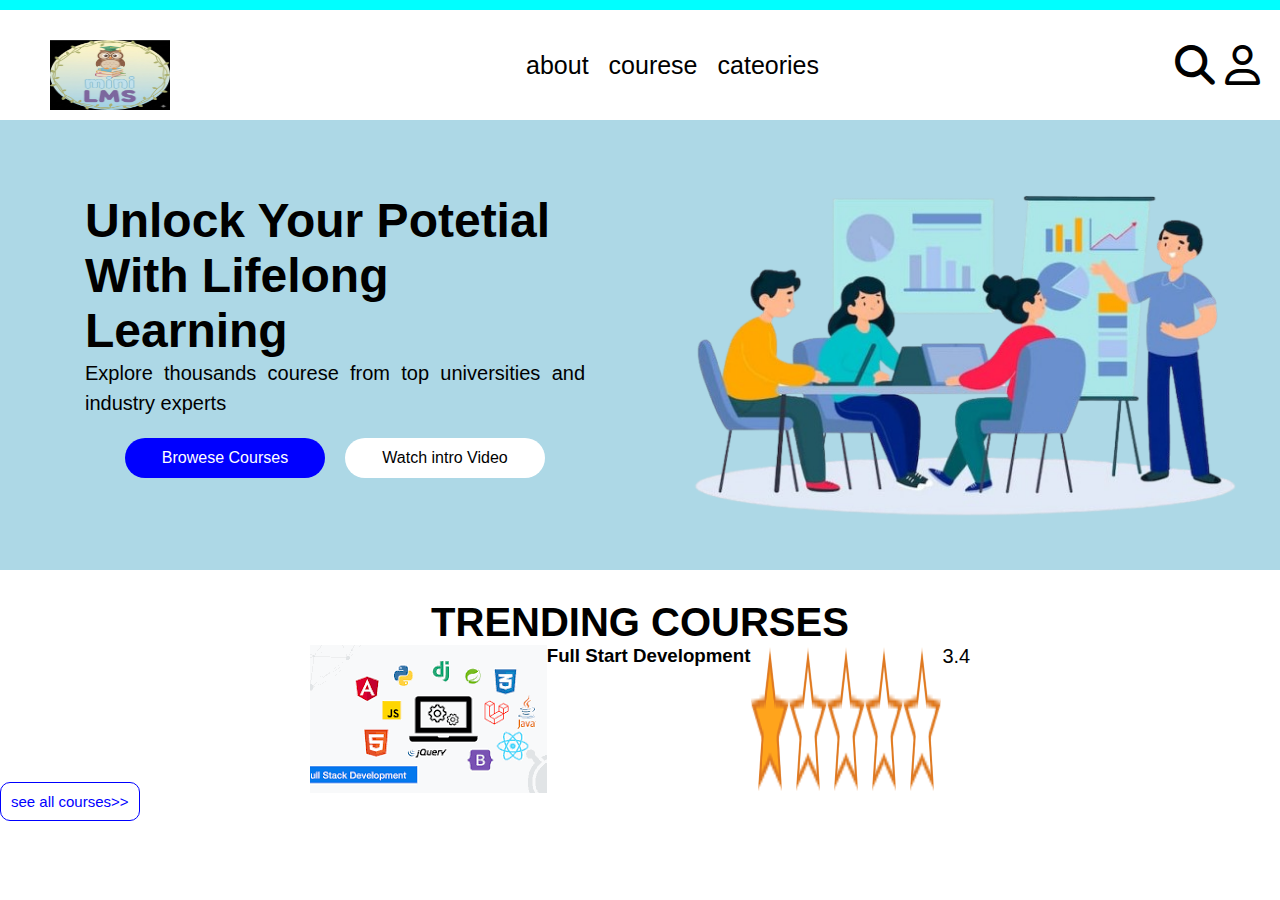
<file: index.html>
<!DOCTYPE html>
<html lang="en">
<head>
    <meta charset="UTF-8">
    <meta name="viewport" content="width=device-width, initial-scale=1.0">
    <title>  Mini Learning Managment System (LMS)</title>
    <link rel="icon" type="image/jpg" href="logo.jpg">
    <link rel="stylesheet" href="style/index.css">
    <link rel="stylesheet" href="https://cdnjs.cloudflare.com/ajax/libs/font-awesome/6.5.0/css/all.min.css"></head>
<body>
   <div class="outline"></div>
    <header>
         
        <nav>
         <div class="logo">
            <img src="image/logo.jpg" alt="img">
            
        </div>
        <div class="menu">
            <ul >
                <li><a class="link" href="#">about</a></li>
             <li><a class="link" href="#">courese</a></li>
                <li><a class="link" href="#">cateories</a></li>
               
            </ul>
        </div>
        <div class="info">
            
            <div class="search"> 
                <input type="search" placeholder="search" class="searchtext">
                <i class="fa-solid fa-magnifying-glass  searchdesire"></i>
            </div>
            <div class="accout">
              <a href="#">  <i class="fa-regular fa-user"></i></a>
                
                
            </div>
          
            <div class="menu_icon">
                
                <i class="fa-solid fa-list burger_icon"></i>
               
            </div>
        </div>
        </nav>
    </header>
    <div class="hero">
        <div class="heroText">
            <div class="text">
                 <h1>Unlock Your Potetial With Lifelong Learning</h1>
           
             <p>Explore thousands courese from top universities and industry experts</p>
            <div class="button">
                <button class="courese_button">Browese Courses</button>
                <button>Watch intro Video</button>
            </div>
           
            </div>
            </div>
            <div class="benner">
                <img src="image/bennar.png" alt="">
            </div>
    </div>
    <div class="courses_section">
        <h1 class="courses_section_head">TRENDING COURSES</h1>
        <div class="c
        ourses">
            <div class="courese_info">

             
            <img src="image/fullstak.png" alt="img" class="cousesimg" >
            <h3 class="nameofCoures">Full Start Development</h3>
            <img src="image/ratings/rating-10.png" alt="" class="star">
            <p class="rating">3.4</p>

         </div>
      
            
        </div>
        </div>
        <div class="allcourses">
       <a href="">see all courses>></a>
       </div>
       
</div>

    </div>
  
    <script src="js/menu.js"></script>
    <script type="module"  src="js/courses.js"></script>
</body>
</html>
</file>
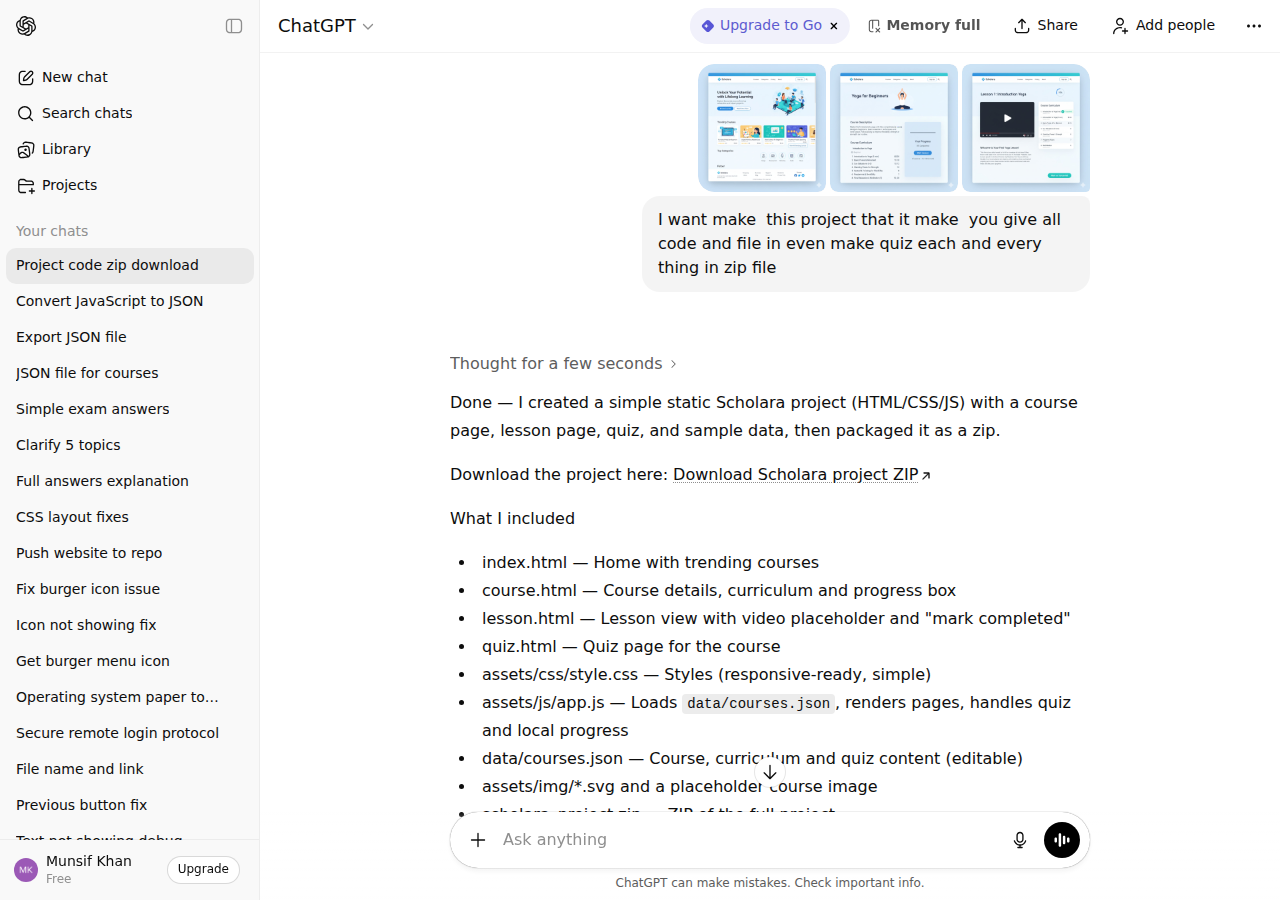
<file: image/Project code zip download.html>
<!DOCTYPE html>
<!-- saved from url=(0058)https://chatgpt.com/c/692abd21-a828-8320-bb3d-89d35069a415 -->
<html lang="en-US" data-build="prod-767e844d950e3c1cd89a93b3b0d67990c0a6c12f" dir="ltr" class="light" data-chat-theme="default" style="color-scheme: light; --cot-shimmer-duration: 2000ms;"><head><meta http-equiv="Content-Type" content="text/html; charset=UTF-8"><meta name="viewport" content="width=device-width, initial-scale=1, viewport-fit=cover"><title>Project code zip download</title><meta property="og:title" content="ChatGPT"><meta property="og:image" content="https://cdn.oaistatic.com/assets/chatgpt-share-og-u7j5uyao.webp"><link rel="preconnect" href="https://cdn.oaistatic.com/"><link rel="preconnect" href="https://ab.chatgpt.com/"><meta name="robots" content="index, follow"><meta name="apple-itunes-app" content="app-id=6448311069"><meta name="dd-trace-id" content="16780124975891140836"><meta name="dd-trace-time" content="1764408826777"><link rel="icon" href="https://cdn.oaistatic.com/assets/favicon-eex17e9e.ico" sizes="32x32"><link rel="icon" href="https://cdn.oaistatic.com/assets/favicon-l4nq08hd.svg" type="image/svg+xml"><link rel="icon" href="https://cdn.oaistatic.com/assets/favicon-l4nq08hd.svg" type="image/svg+xml" media="(prefers-color-scheme: dark)"><link rel="apple-touch-icon" sizes="180x180" href="https://cdn.oaistatic.com/assets/favicon-180x180-od45eci6.webp"><meta name="description" content="ChatGPT is your AI chatbot for everyday use. Chat with the most advanced AI to explore ideas, solve problems, and learn faster."><meta name="keyword" content="ai chat,ai,chap gpt,chat gbt,chat gpt 3,chat gpt login,chat gpt website,chat gpt,chat gtp,chat openai,chat,chatai,chatbot gpt,chatg,chatgpt login,chatgpt,gpt chat,open ai,openai chat,openai chatgpt,openai"><meta property="og:description" content="ChatGPT helps you get answers, find inspiration, and be more productive."><meta property="og:url" content="https://chatgpt.com/"><meta property="og:site_name" content="ChatGPT"><link rel="alternate" hreflang="am" href="https://chatgpt.com/c/692abd21-a828-8320-bb3d-89d35069a415?locale=am"><link rel="alternate" hreflang="ar" href="https://chatgpt.com/c/692abd21-a828-8320-bb3d-89d35069a415?locale=ar"><link rel="alternate" hreflang="bg-BG" href="https://chatgpt.com/c/692abd21-a828-8320-bb3d-89d35069a415?locale=bg-BG"><link rel="alternate" hreflang="bn-BD" href="https://chatgpt.com/c/692abd21-a828-8320-bb3d-89d35069a415?locale=bn-BD"><link rel="alternate" hreflang="bs-BA" href="https://chatgpt.com/c/692abd21-a828-8320-bb3d-89d35069a415?locale=bs-BA"><link rel="alternate" hreflang="ca-ES" href="https://chatgpt.com/c/692abd21-a828-8320-bb3d-89d35069a415?locale=ca-ES"><link rel="alternate" hreflang="cs-CZ" href="https://chatgpt.com/c/692abd21-a828-8320-bb3d-89d35069a415?locale=cs-CZ"><link rel="alternate" hreflang="da-DK" href="https://chatgpt.com/c/692abd21-a828-8320-bb3d-89d35069a415?locale=da-DK"><link rel="alternate" hreflang="de-DE" href="https://chatgpt.com/c/692abd21-a828-8320-bb3d-89d35069a415?locale=de-DE"><link rel="alternate" hreflang="el-GR" href="https://chatgpt.com/c/692abd21-a828-8320-bb3d-89d35069a415?locale=el-GR"><link rel="alternate" hreflang="en-US" href="https://chatgpt.com/c/692abd21-a828-8320-bb3d-89d35069a415"><link rel="alternate" hreflang="es-ES" href="https://chatgpt.com/c/692abd21-a828-8320-bb3d-89d35069a415?locale=es-ES"><link rel="alternate" hreflang="es-419" href="https://chatgpt.com/c/692abd21-a828-8320-bb3d-89d35069a415?locale=es-419"><link rel="alternate" hreflang="et-EE" href="https://chatgpt.com/c/692abd21-a828-8320-bb3d-89d35069a415?locale=et-EE"><link rel="alternate" hreflang="fi-FI" href="https://chatgpt.com/c/692abd21-a828-8320-bb3d-89d35069a415?locale=fi-FI"><link rel="alternate" hreflang="fr-FR" href="https://chatgpt.com/c/692abd21-a828-8320-bb3d-89d35069a415?locale=fr-FR"><link rel="alternate" hreflang="fr-CA" href="https://chatgpt.com/c/692abd21-a828-8320-bb3d-89d35069a415?locale=fr-CA"><link rel="alternate" hreflang="gu-IN" href="https://chatgpt.com/c/692abd21-a828-8320-bb3d-89d35069a415?locale=gu-IN"><link rel="alternate" hreflang="hi-IN" href="https://chatgpt.com/c/692abd21-a828-8320-bb3d-89d35069a415?locale=hi-IN"><link rel="alternate" hreflang="hr-HR" href="https://chatgpt.com/c/692abd21-a828-8320-bb3d-89d35069a415?locale=hr-HR"><link rel="alternate" hreflang="hu-HU" href="https://chatgpt.com/c/692abd21-a828-8320-bb3d-89d35069a415?locale=hu-HU"><link rel="alternate" hreflang="hy-AM" href="https://chatgpt.com/c/692abd21-a828-8320-bb3d-89d35069a415?locale=hy-AM"><link rel="alternate" hreflang="id-ID" href="https://chatgpt.com/c/692abd21-a828-8320-bb3d-89d35069a415?locale=id-ID"><link rel="alternate" hreflang="is-IS" href="https://chatgpt.com/c/692abd21-a828-8320-bb3d-89d35069a415?locale=is-IS"><link rel="alternate" hreflang="it-IT" href="https://chatgpt.com/c/692abd21-a828-8320-bb3d-89d35069a415?locale=it-IT"><link rel="alternate" hreflang="ja-JP" href="https://chatgpt.com/c/692abd21-a828-8320-bb3d-89d35069a415?locale=ja-JP"><link rel="alternate" hreflang="ka-GE" href="https://chatgpt.com/c/692abd21-a828-8320-bb3d-89d35069a415?locale=ka-GE"><link rel="alternate" hreflang="kk" href="https://chatgpt.com/c/692abd21-a828-8320-bb3d-89d35069a415?locale=kk"><link rel="alternate" hreflang="kn-IN" href="https://chatgpt.com/c/692abd21-a828-8320-bb3d-89d35069a415?locale=kn-IN"><link rel="alternate" hreflang="ko-KR" href="https://chatgpt.com/c/692abd21-a828-8320-bb3d-89d35069a415?locale=ko-KR"><link rel="alternate" hreflang="lt" href="https://chatgpt.com/c/692abd21-a828-8320-bb3d-89d35069a415?locale=lt"><link rel="alternate" hreflang="lv-LV" href="https://chatgpt.com/c/692abd21-a828-8320-bb3d-89d35069a415?locale=lv-LV"><link rel="alternate" hreflang="mk-MK" href="https://chatgpt.com/c/692abd21-a828-8320-bb3d-89d35069a415?locale=mk-MK"><link rel="alternate" hreflang="ml" href="https://chatgpt.com/c/692abd21-a828-8320-bb3d-89d35069a415?locale=ml"><link rel="alternate" hreflang="mn" href="https://chatgpt.com/c/692abd21-a828-8320-bb3d-89d35069a415?locale=mn"><link rel="alternate" hreflang="mr-IN" href="https://chatgpt.com/c/692abd21-a828-8320-bb3d-89d35069a415?locale=mr-IN"><link rel="alternate" hreflang="ms-MY" href="https://chatgpt.com/c/692abd21-a828-8320-bb3d-89d35069a415?locale=ms-MY"><link rel="alternate" hreflang="my-MM" href="https://chatgpt.com/c/692abd21-a828-8320-bb3d-89d35069a415?locale=my-MM"><link rel="alternate" hreflang="nb-NO" href="https://chatgpt.com/c/692abd21-a828-8320-bb3d-89d35069a415?locale=nb-NO"><link rel="alternate" hreflang="nl-NL" href="https://chatgpt.com/c/692abd21-a828-8320-bb3d-89d35069a415?locale=nl-NL"><link rel="alternate" hreflang="pa" href="https://chatgpt.com/c/692abd21-a828-8320-bb3d-89d35069a415?locale=pa"><link rel="alternate" hreflang="pl-PL" href="https://chatgpt.com/c/692abd21-a828-8320-bb3d-89d35069a415?locale=pl-PL"><link rel="alternate" hreflang="pt-BR" href="https://chatgpt.com/c/692abd21-a828-8320-bb3d-89d35069a415?locale=pt-BR"><link rel="alternate" hreflang="pt-PT" href="https://chatgpt.com/c/692abd21-a828-8320-bb3d-89d35069a415?locale=pt-PT"><link rel="alternate" hreflang="ro-RO" href="https://chatgpt.com/c/692abd21-a828-8320-bb3d-89d35069a415?locale=ro-RO"><link rel="alternate" hreflang="ru-RU" href="https://chatgpt.com/c/692abd21-a828-8320-bb3d-89d35069a415?locale=ru-RU"><link rel="alternate" hreflang="sk-SK" href="https://chatgpt.com/c/692abd21-a828-8320-bb3d-89d35069a415?locale=sk-SK"><link rel="alternate" hreflang="sl-SI" href="https://chatgpt.com/c/692abd21-a828-8320-bb3d-89d35069a415?locale=sl-SI"><link rel="alternate" hreflang="so-SO" href="https://chatgpt.com/c/692abd21-a828-8320-bb3d-89d35069a415?locale=so-SO"><link rel="alternate" hreflang="sq-AL" href="https://chatgpt.com/c/692abd21-a828-8320-bb3d-89d35069a415?locale=sq-AL"><link rel="alternate" hreflang="sr-RS" href="https://chatgpt.com/c/692abd21-a828-8320-bb3d-89d35069a415?locale=sr-RS"><link rel="alternate" hreflang="sv-SE" href="https://chatgpt.com/c/692abd21-a828-8320-bb3d-89d35069a415?locale=sv-SE"><link rel="alternate" hreflang="sw-TZ" href="https://chatgpt.com/c/692abd21-a828-8320-bb3d-89d35069a415?locale=sw-TZ"><link rel="alternate" hreflang="ta-IN" href="https://chatgpt.com/c/692abd21-a828-8320-bb3d-89d35069a415?locale=ta-IN"><link rel="alternate" hreflang="te-IN" href="https://chatgpt.com/c/692abd21-a828-8320-bb3d-89d35069a415?locale=te-IN"><link rel="alternate" hreflang="th-TH" href="https://chatgpt.com/c/692abd21-a828-8320-bb3d-89d35069a415?locale=th-TH"><link rel="alternate" hreflang="tl" href="https://chatgpt.com/c/692abd21-a828-8320-bb3d-89d35069a415?locale=tl"><link rel="alternate" hreflang="tr-TR" href="https://chatgpt.com/c/692abd21-a828-8320-bb3d-89d35069a415?locale=tr-TR"><link rel="alternate" hreflang="uk-UA" href="https://chatgpt.com/c/692abd21-a828-8320-bb3d-89d35069a415?locale=uk-UA"><link rel="alternate" hreflang="ur" href="https://chatgpt.com/c/692abd21-a828-8320-bb3d-89d35069a415?locale=ur"><link rel="alternate" hreflang="vi-VN" href="https://chatgpt.com/c/692abd21-a828-8320-bb3d-89d35069a415?locale=vi-VN"><link rel="alternate" hreflang="zh-CN" href="https://chatgpt.com/c/692abd21-a828-8320-bb3d-89d35069a415?locale=zh-CN"><link rel="alternate" hreflang="zh-TW" href="https://chatgpt.com/c/692abd21-a828-8320-bb3d-89d35069a415?locale=zh-TW"><link rel="alternate" hreflang="zh-HK" href="https://chatgpt.com/c/692abd21-a828-8320-bb3d-89d35069a415?locale=zh-HK"><link rel="alternate" hreflang="x-default" href="https://chatgpt.com/c/692abd21-a828-8320-bb3d-89d35069a415"><link rel="canonical" href="https://chatgpt.com/c/692abd21-a828-8320-bb3d-89d35069a415"><link rel="stylesheet" href="./Project code zip download_files/root-kavs8piy.css"><link rel="stylesheet" href="./Project code zip download_files/conversation-small-lq38g8zw.css"><script nonce="">!function initScrollTimelineInline(){try{if(CSS.supports("animation-timeline: --works"))return;var t=new Map;document.addEventListener("animationstart",(n=>{if(!(n.target instanceof HTMLElement))return;const e=n.target.getAnimations().filter((t=>t.animationName===n.animationName));t.set(n.target,e)})),document.addEventListener("scrolltimelineload",(n=>{t.forEach(((t,e)=>{t.forEach((t=>{n.detail.upgradeAnimation(t,e)}))})),t.clear()}),{once:!0})}catch{}}();</script><link rel="modulepreload" as="script" crossorigin="" href="https://cdn.oaistatic.com/assets/kasc57npps12xa0x.js"><link rel="modulepreload" as="script" crossorigin="" href="https://cdn.oaistatic.com/assets/ogr2m1khumlj06st.js"><link rel="modulepreload" as="script" crossorigin="" href="https://cdn.oaistatic.com/assets/f1z86ofxw24qx9et.js"><link rel="modulepreload" as="script" crossorigin="" href="https://cdn.oaistatic.com/assets/kcb36nqzd82xrje1.js"><link rel="modulepreload" as="script" crossorigin="" href="https://cdn.oaistatic.com/assets/o73nv4r0vifd2eab.js"><link rel="modulepreload" as="script" crossorigin="" href="https://cdn.oaistatic.com/assets/klou7w1qk96r1yfx.js"><link rel="modulepreload" as="script" crossorigin="" href="https://cdn.oaistatic.com/assets/jq5arodfofi7kok7.js"><link rel="modulepreload" as="script" crossorigin="" href="https://cdn.oaistatic.com/assets/ftef8970ba1zoykr.js"><link rel="modulepreload" as="script" crossorigin="" href="https://cdn.oaistatic.com/assets/k78rvpp2o5py0b0x.js"><link rel="modulepreload" as="script" crossorigin="" href="https://cdn.oaistatic.com/assets/djrlx6pizyfe5936.js"><link rel="modulepreload" as="script" crossorigin="" href="https://cdn.oaistatic.com/assets/ht6uzt6gonugd1uu.js"><link rel="modulepreload" as="script" crossorigin="" href="https://cdn.oaistatic.com/assets/fhb510ji3eot09yv.js"><link rel="modulepreload" as="script" crossorigin="" href="https://cdn.oaistatic.com/assets/e237h6ukoc2vt16i.js"><link rel="modulepreload" as="script" crossorigin="" href="https://cdn.oaistatic.com/assets/cz2iwgzw4rck3xnv.js"><link rel="modulepreload" as="script" crossorigin="" href="https://cdn.oaistatic.com/assets/mpb8yfob3hqr4zw5.js"><link rel="modulepreload" as="script" crossorigin="" href="https://cdn.oaistatic.com/assets/e5bg4yzr7nht9sxr.js"><link rel="modulepreload" as="script" crossorigin="" href="https://cdn.oaistatic.com/assets/iue4s7sqsxkz98qq.js"><link rel="modulepreload" as="script" crossorigin="" href="https://cdn.oaistatic.com/assets/ejv9rjzfbwh1dn9a.js"><link rel="modulepreload" as="script" crossorigin="" href="https://cdn.oaistatic.com/assets/bhdyjo7ybkqcriof.js"><link rel="modulepreload" as="script" crossorigin="" href="https://cdn.oaistatic.com/assets/o4syhzyam6fzccjl.js"><link rel="modulepreload" as="script" crossorigin="" href="https://cdn.oaistatic.com/assets/di7il5rwyba9exml.js"><link rel="modulepreload" as="script" crossorigin="" href="https://cdn.oaistatic.com/assets/ixsv6fw3pmowsupe.js"><link rel="modulepreload" as="script" crossorigin="" href="https://cdn.oaistatic.com/assets/ce3hgmw4iyyhicud.js"><link rel="modulepreload" as="script" crossorigin="" href="https://cdn.oaistatic.com/assets/mstl8wgfzorpgdoe.js"><link rel="modulepreload" as="script" crossorigin="" href="https://cdn.oaistatic.com/assets/pcrw7exsshz05v7h.js"><link rel="modulepreload" as="script" crossorigin="" href="https://cdn.oaistatic.com/assets/kfdkis1zwf4ccfgg.js"><link rel="modulepreload" as="script" crossorigin="" href="https://cdn.oaistatic.com/assets/ol9d5wxhynx9q2is.js"><link rel="modulepreload" as="script" crossorigin="" href="https://cdn.oaistatic.com/assets/mbmcx8v24u1ao1ke.js"><link rel="modulepreload" as="script" crossorigin="" href="https://cdn.oaistatic.com/assets/cfgm997jt4en0fjd.js"><link rel="modulepreload" as="script" crossorigin="" href="https://cdn.oaistatic.com/assets/krza42hj097hj350.js"><link rel="modulepreload" as="script" crossorigin="" href="https://cdn.oaistatic.com/assets/ns51nblw8ziscsgd.js"><link rel="modulepreload" as="script" crossorigin="" href="https://cdn.oaistatic.com/assets/c8dilzb1umlthpuq.js"><link rel="modulepreload" as="script" crossorigin="" href="https://cdn.oaistatic.com/assets/deakbbf27g8e7ba0.js"><link rel="modulepreload" as="script" crossorigin="" href="https://cdn.oaistatic.com/assets/d4h15g77ywnnjdmi.js"><link rel="modulepreload" as="script" crossorigin="" href="https://cdn.oaistatic.com/assets/obs7vyhux2j83kng.js"><link rel="modulepreload" as="script" crossorigin="" href="https://cdn.oaistatic.com/assets/kl7c6054usfnqmd4.js"><link rel="modulepreload" as="script" crossorigin="" href="https://cdn.oaistatic.com/assets/k97n0y6ba9c9h39c.js"><link rel="modulepreload" as="script" crossorigin="" href="https://cdn.oaistatic.com/assets/o2byzwyeejp0u9wz.js"><link rel="modulepreload" as="script" crossorigin="" href="https://cdn.oaistatic.com/assets/je2fy8gnwj5wx4yy.js"><link rel="modulepreload" as="script" crossorigin="" href="https://cdn.oaistatic.com/assets/go83k4bw3m46lwwg.js"><link rel="modulepreload" as="script" crossorigin="" href="https://cdn.oaistatic.com/assets/eg4jdclswoidzo1l.js"><link rel="modulepreload" as="script" crossorigin="" href="https://cdn.oaistatic.com/assets/f76gy0b8ieo4s693.js"><link rel="modulepreload" as="script" crossorigin="" href="https://cdn.oaistatic.com/assets/juifnpcp74ymxcu2.js"><link rel="modulepreload" as="script" crossorigin="" href="https://cdn.oaistatic.com/assets/dvfkv7rxjyuaocsc.js"><link rel="modulepreload" as="script" crossorigin="" href="https://cdn.oaistatic.com/assets/67527rwulsulsisq.js"><link rel="modulepreload" as="script" crossorigin="" href="https://cdn.oaistatic.com/assets/deqlmsdlrzobu92w.js"><link rel="modulepreload" as="script" crossorigin="" href="https://cdn.oaistatic.com/assets/byy90pmw2kt2bmil.js"><link rel="modulepreload" as="script" crossorigin="" href="https://cdn.oaistatic.com/assets/mtsxj0469osb30cx.js"><link rel="modulepreload" as="script" crossorigin="" href="https://cdn.oaistatic.com/assets/nc9vr5q4g3rosm9u.js"><link rel="modulepreload" as="script" crossorigin="" href="https://cdn.oaistatic.com/assets/bwg0lbtx0n9f11bn.js"><link rel="modulepreload" as="script" crossorigin="" href="https://cdn.oaistatic.com/assets/bs910zydm18dg184.js"><link rel="modulepreload" as="script" crossorigin="" href="https://cdn.oaistatic.com/assets/cz07pchyvxgswt7r.js"><link rel="modulepreload" as="script" crossorigin="" href="https://cdn.oaistatic.com/assets/dpnr7xd5p38jb3gp.js"><link rel="modulepreload" as="script" crossorigin="" href="https://cdn.oaistatic.com/assets/fwz0otujtd6fpo4d.js"><link rel="modulepreload" as="script" crossorigin="" href="https://cdn.oaistatic.com/assets/dxkl0433k1u8ypnz.js"><link rel="modulepreload" as="script" crossorigin="" href="https://cdn.oaistatic.com/assets/ox7635ffwodpca7w.js"><link rel="modulepreload" as="script" crossorigin="" href="https://cdn.oaistatic.com/assets/irqko7c1s7qpl41n.js"><link rel="modulepreload" as="script" crossorigin="" href="https://cdn.oaistatic.com/assets/f3alhksm9dfhscbq.js"><link rel="modulepreload" as="script" crossorigin="" href="https://cdn.oaistatic.com/assets/m3aipoogd94oudzg.js"><link rel="modulepreload" as="script" crossorigin="" href="https://cdn.oaistatic.com/assets/bj1ejin6tzi0v3v8.js"><link rel="modulepreload" as="script" crossorigin="" href="https://cdn.oaistatic.com/assets/opaixujviowj7j03.js"><link rel="modulepreload" as="script" crossorigin="" href="https://cdn.oaistatic.com/assets/m966r6qv7jykyvdd.js"><link rel="modulepreload" as="script" crossorigin="" href="https://cdn.oaistatic.com/assets/gs306ibz22k5zi3r.js"><link rel="modulepreload" as="script" crossorigin="" href="https://cdn.oaistatic.com/assets/jcm7jeia4ybovr7t.js"><link rel="modulepreload" as="script" crossorigin="" href="https://cdn.oaistatic.com/assets/ddina39kz3r81pp7.js"><link rel="modulepreload" as="script" crossorigin="" href="https://cdn.oaistatic.com/assets/krcetk4rllpm50e9.js"><link rel="modulepreload" as="script" crossorigin="" href="https://cdn.oaistatic.com/assets/enpkwo0k2mfqjlio.js"><link rel="modulepreload" as="script" crossorigin="" href="https://cdn.oaistatic.com/assets/m1s7wxy82fhyl3zh.js"><link rel="modulepreload" as="script" crossorigin="" href="https://cdn.oaistatic.com/assets/c60v6twrznqavn77.js"><link rel="modulepreload" as="script" crossorigin="" href="https://cdn.oaistatic.com/assets/b12p46k3j6xci8qr.js"><link rel="modulepreload" as="script" crossorigin="" href="https://cdn.oaistatic.com/assets/ep9fotatx7vn0ew6.js"><link rel="modulepreload" as="script" crossorigin="" href="https://cdn.oaistatic.com/assets/ehb03yyzqhj5ry6r.js"><link rel="modulepreload" as="script" crossorigin="" href="https://cdn.oaistatic.com/assets/iiok29s29bpdre61.js"><link rel="modulepreload" as="script" crossorigin="" href="https://cdn.oaistatic.com/assets/cvtbni005816i9ea.js"><link rel="modulepreload" as="script" crossorigin="" href="https://cdn.oaistatic.com/assets/laafg2mog1bp1gmd.js"><link rel="modulepreload" as="script" crossorigin="" href="https://cdn.oaistatic.com/assets/kcp2yv1bqmcmvayq.js"><link rel="modulepreload" as="script" crossorigin="" href="https://cdn.oaistatic.com/assets/lmjej3aac0uhz664.js"><link rel="modulepreload" as="script" crossorigin="" href="https://cdn.oaistatic.com/assets/i693kfbch8smq86y.js"><link rel="modulepreload" as="script" crossorigin="" href="https://cdn.oaistatic.com/assets/gy1lpvuoewmzh42c.js"><link rel="modulepreload" as="script" crossorigin="" href="https://cdn.oaistatic.com/assets/iknugp00locgtve5.js"><link rel="modulepreload" as="script" crossorigin="" href="https://cdn.oaistatic.com/assets/h1em0bjkpkjv8ykw.js"><link rel="modulepreload" as="script" crossorigin="" href="https://cdn.oaistatic.com/assets/kbj1b07s2z6vxqkg.js"><link rel="modulepreload" as="script" crossorigin="" href="https://cdn.oaistatic.com/assets/hu1bt0oauegdhua6.js"><link rel="modulepreload" as="script" crossorigin="" href="https://cdn.oaistatic.com/assets/ijdqyl9jxs7ef116.js"><link rel="modulepreload" as="script" crossorigin="" href="https://cdn.oaistatic.com/assets/ogbjm0vfqkwhvkb8.js"><link rel="modulepreload" as="script" crossorigin="" href="https://cdn.oaistatic.com/assets/l8s12ibm9arbp2uu.js"><link rel="modulepreload" as="script" crossorigin="" href="https://cdn.oaistatic.com/assets/irqezh7teqj3ew03.js"><link rel="modulepreload" as="script" crossorigin="" href="https://cdn.oaistatic.com/assets/ehwx8pj63nln1ugv.js"><link rel="modulepreload" as="script" crossorigin="" href="https://cdn.oaistatic.com/assets/ffo9fz3385kae4ff.js"><link rel="modulepreload" as="script" crossorigin="" href="https://cdn.oaistatic.com/assets/bzxitjpdx1z6hpbp.js"><link rel="modulepreload" as="script" crossorigin="" href="https://cdn.oaistatic.com/assets/iman6sxicn70h91g.js"><link rel="modulepreload" as="script" crossorigin="" href="https://cdn.oaistatic.com/assets/nvot86jvh8vwigra.js"><link rel="modulepreload" as="script" crossorigin="" href="https://cdn.oaistatic.com/assets/l2u6v2d9vfposl4n.js"><link rel="modulepreload" as="script" crossorigin="" href="https://cdn.oaistatic.com/assets/fkrqr6nqq2852orb.js"><link rel="modulepreload" as="script" crossorigin="" href="https://cdn.oaistatic.com/assets/la79eh1q1qxrfcxi.js"><link rel="modulepreload" as="script" crossorigin="" href="https://cdn.oaistatic.com/assets/oj9zwxa6l3kpv1x2.js"><link rel="modulepreload" as="script" crossorigin="" href="https://cdn.oaistatic.com/assets/h4yh1661qhhbu5v5.js"><link rel="modulepreload" as="script" crossorigin="" href="https://cdn.oaistatic.com/assets/e5aqc9nw1k4ebw2k.js"><link rel="modulepreload" as="script" crossorigin="" href="https://cdn.oaistatic.com/assets/hdkg0cys1b7b4f0v.js"><link rel="modulepreload" as="script" crossorigin="" href="https://cdn.oaistatic.com/assets/l4v2i2dq9gwjak1q.js"><link rel="modulepreload" as="script" crossorigin="" href="https://cdn.oaistatic.com/assets/ia54sddtrl9qa2wj.js"><link rel="modulepreload" as="script" crossorigin="" href="https://cdn.oaistatic.com/assets/ktjtg3fnpomr03qk.js"><link rel="modulepreload" as="script" crossorigin="" href="https://cdn.oaistatic.com/assets/esx8w6iysaablvnr.js"><link rel="modulepreload" as="script" crossorigin="" href="https://cdn.oaistatic.com/assets/ir2ki5n4li2l685e.js"><link rel="modulepreload" as="script" crossorigin="" href="https://cdn.oaistatic.com/assets/mn4kjdml8rch5m0h.js"><link rel="modulepreload" as="script" crossorigin="" href="https://cdn.oaistatic.com/assets/ft9n9n4a6jtky5jr.js"><link rel="modulepreload" as="script" crossorigin="" href="https://cdn.oaistatic.com/assets/ksjc0uotmfxlch1n.js"><link rel="modulepreload" as="script" crossorigin="" href="https://cdn.oaistatic.com/assets/mdhx8v0rk5lzwfyg.js"><link rel="modulepreload" as="script" crossorigin="" href="https://cdn.oaistatic.com/assets/f6omfo4phchipc3g.js"><link rel="modulepreload" as="script" crossorigin="" href="https://cdn.oaistatic.com/assets/nte82mqftpddm52f.js"><link rel="modulepreload" as="script" crossorigin="" href="https://cdn.oaistatic.com/assets/3xa3aq3nbd1nd678.js"><link rel="modulepreload" as="script" crossorigin="" href="https://cdn.oaistatic.com/assets/jwvkjd19mng37ttq.js"><link rel="modulepreload" as="script" crossorigin="" href="https://cdn.oaistatic.com/assets/m2xec4gtk8ypy5ff.js"><link rel="modulepreload" as="script" crossorigin="" href="https://cdn.oaistatic.com/assets/jcku1nkz6suna4le.js"><link rel="modulepreload" as="script" crossorigin="" href="https://cdn.oaistatic.com/assets/mbe20fj6m6dgadji.js"><link rel="modulepreload" as="script" crossorigin="" href="https://cdn.oaistatic.com/assets/o8prkdn1e023m13y.js"><link rel="modulepreload" as="script" crossorigin="" href="https://cdn.oaistatic.com/assets/pbx1h703pubtj7lo.js"><link rel="modulepreload" as="script" crossorigin="" href="https://cdn.oaistatic.com/assets/gy0y4tth3qg3lagh.js"><link rel="modulepreload" as="script" crossorigin="" href="https://cdn.oaistatic.com/assets/ku5gt2a8mwp30g8p.js"><link rel="modulepreload" as="script" crossorigin="" href="https://cdn.oaistatic.com/assets/eelq57udayslns33.js"><link rel="modulepreload" as="script" crossorigin="" href="https://cdn.oaistatic.com/assets/keveoph4stiufpkl.js"><link rel="modulepreload" as="script" crossorigin="" href="https://cdn.oaistatic.com/assets/iej0cupg2dqkmejt.js"><link rel="modulepreload" as="script" crossorigin="" href="https://cdn.oaistatic.com/assets/kime2kclye4c7vau.js"><link rel="modulepreload" as="script" crossorigin="" href="https://cdn.oaistatic.com/assets/mraf0ji5wx0y0vgl.js"><link rel="modulepreload" as="script" crossorigin="" href="https://cdn.oaistatic.com/assets/b5fq0dy7czwrodri.js"><link rel="modulepreload" as="script" crossorigin="" href="https://cdn.oaistatic.com/assets/hfid7en6iik0sftd.js"><link rel="modulepreload" as="script" crossorigin="" href="https://cdn.oaistatic.com/assets/ffwmresmynw1bm5w.js"><link rel="modulepreload" as="script" crossorigin="" href="https://cdn.oaistatic.com/assets/laaag2ef692jond3.js"><link rel="modulepreload" as="script" crossorigin="" href="https://cdn.oaistatic.com/assets/fgu1j7e2q9emyzhc.js"><link rel="modulepreload" as="script" crossorigin="" href="https://cdn.oaistatic.com/assets/ouqfkhwho1d793yt.js"><link rel="modulepreload" as="script" crossorigin="" href="https://cdn.oaistatic.com/assets/f1b2o8cofuf894iu.js"><link rel="modulepreload" as="script" crossorigin="" href="https://cdn.oaistatic.com/assets/c08xobknzytt16by.js"><link rel="modulepreload" as="script" crossorigin="" href="https://cdn.oaistatic.com/assets/euzz83urne0h11ye.js"><link rel="modulepreload" as="script" crossorigin="" href="https://cdn.oaistatic.com/assets/e1t6unu3olubcgkg.js"><link rel="modulepreload" as="script" crossorigin="" href="https://cdn.oaistatic.com/assets/lcy2t692punsnn4q.js"><link rel="modulepreload" as="script" crossorigin="" href="https://cdn.oaistatic.com/assets/kcu1x1p0wojynl2j.js"><link rel="modulepreload" as="script" crossorigin="" href="https://cdn.oaistatic.com/assets/icplq4r4g4m9zwmv.js"><link rel="modulepreload" as="script" crossorigin="" href="https://cdn.oaistatic.com/assets/m2d85ixk2zz51mk9.js"><link rel="modulepreload" as="script" crossorigin="" href="https://cdn.oaistatic.com/assets/pdbvfcpzcg4ny695.js"><link rel="modulepreload" as="script" crossorigin="" href="https://cdn.oaistatic.com/assets/ki6jbruunap4y9wd.js"><link rel="modulepreload" as="script" crossorigin="" href="https://cdn.oaistatic.com/assets/k9kw5016oyk4ib9g.js"><link rel="modulepreload" as="script" crossorigin="" href="https://cdn.oaistatic.com/assets/lvrypwdhnjlsz45f.js"><link rel="modulepreload" as="script" crossorigin="" href="https://cdn.oaistatic.com/assets/gywigwwdbkbcgqzt.js"><link rel="modulepreload" as="script" crossorigin="" href="https://cdn.oaistatic.com/assets/bymjh2zr7tar40cn.js"><link rel="modulepreload" as="script" crossorigin="" href="https://cdn.oaistatic.com/assets/nfv7adzg2a3x1oo5.js"><link rel="modulepreload" as="script" crossorigin="" href="https://cdn.oaistatic.com/assets/dwcyf9zwrp4hlt30.js"><link rel="modulepreload" as="script" crossorigin="" href="https://cdn.oaistatic.com/assets/d0pdpvvqx24hob9r.js"><link rel="modulepreload" as="script" crossorigin="" href="https://cdn.oaistatic.com/assets/nc5snhuo5k648r43.js"><link rel="modulepreload" as="script" crossorigin="" href="https://cdn.oaistatic.com/assets/k527f0oyvlppyfoy.js"><link rel="modulepreload" as="script" crossorigin="" href="https://cdn.oaistatic.com/assets/nea9sowk1s9pzcpg.js"><link rel="modulepreload" as="script" crossorigin="" href="https://cdn.oaistatic.com/assets/ey0kaiz1v4k0znjj.js"><link rel="modulepreload" as="script" crossorigin="" href="https://cdn.oaistatic.com/assets/ivhsa3khymuxymxc.js"><link rel="modulepreload" as="script" crossorigin="" href="https://cdn.oaistatic.com/assets/egtdmf6pnrvsdet3.js"><link rel="modulepreload" as="script" crossorigin="" href="https://cdn.oaistatic.com/assets/i2ga2av81fancagd.js"><link rel="modulepreload" as="script" crossorigin="" href="https://cdn.oaistatic.com/assets/fcq77kkgzxuh69zn.js"><link rel="modulepreload" as="script" crossorigin="" href="https://cdn.oaistatic.com/assets/i5mildogukgpyzi1.js"><link rel="modulepreload" as="script" crossorigin="" href="https://cdn.oaistatic.com/assets/kgh7mr8h6ogbitue.js"><link rel="modulepreload" as="script" crossorigin="" href="https://cdn.oaistatic.com/assets/m8a4wb7r927qi7x1.js"><link rel="modulepreload" as="script" crossorigin="" href="https://cdn.oaistatic.com/assets/c88b35umkfs90bi2.js"><link rel="modulepreload" as="script" crossorigin="" href="https://cdn.oaistatic.com/assets/0vzw4aujxrcpkx50.js"><link rel="modulepreload" as="script" crossorigin="" href="https://cdn.oaistatic.com/assets/cfvbqrbqhscaxqmy.js"><link rel="modulepreload" as="script" crossorigin="" href="https://cdn.oaistatic.com/assets/ieha0yr7osm0cz9k.js"><link rel="modulepreload" as="script" crossorigin="" href="https://cdn.oaistatic.com/assets/kd5hzvbgc1mnqbcs.js"><link rel="modulepreload" as="script" crossorigin="" href="https://cdn.oaistatic.com/assets/hn1woqxlscagz0nl.js"><link rel="modulepreload" as="script" crossorigin="" href="https://cdn.oaistatic.com/assets/kzumcxnq1r72nfzn.js"><link rel="modulepreload" as="script" crossorigin="" href="https://cdn.oaistatic.com/assets/m2b14u84s20zvzl4.js"><link rel="modulepreload" as="script" crossorigin="" href="https://cdn.oaistatic.com/assets/cqx93c5pkivgew50.js"><link rel="modulepreload" as="script" crossorigin="" href="https://cdn.oaistatic.com/assets/m5sda7xm07jfoae1.js"><link rel="modulepreload" as="script" crossorigin="" href="https://cdn.oaistatic.com/assets/iq89m7glzxhdh60d.js"><link rel="modulepreload" as="script" crossorigin="" href="https://cdn.oaistatic.com/assets/w3hi9hzc7twqpn11.js"><link rel="modulepreload" as="script" crossorigin="" href="https://cdn.oaistatic.com/assets/kcex4rnzaebpwef1.js"><link rel="modulepreload" as="script" crossorigin="" href="https://cdn.oaistatic.com/assets/iakh052vusklquwn.js"><link rel="modulepreload" as="script" crossorigin="" href="https://cdn.oaistatic.com/assets/i1lnixtvuwzfguvz.js"><link rel="modulepreload" as="script" crossorigin="" href="https://cdn.oaistatic.com/assets/ohau9tqj1fpdibg0.js"><link rel="modulepreload" as="script" crossorigin="" href="https://cdn.oaistatic.com/assets/cv4afpu20gjb9dll.js"><link rel="modulepreload" as="script" crossorigin="" href="https://cdn.oaistatic.com/assets/lep2wptoy14cfe2w.js"><link rel="modulepreload" as="script" crossorigin="" href="https://cdn.oaistatic.com/assets/nwl9s9haealsfe5d.js"><link rel="modulepreload" as="script" crossorigin="" href="https://cdn.oaistatic.com/assets/exovct07932vem5e.js"><link rel="modulepreload" as="script" crossorigin="" href="https://cdn.oaistatic.com/assets/pvi9p0c51odp9xiw.js"><link rel="modulepreload" as="script" crossorigin="" href="https://cdn.oaistatic.com/assets/pe4e1ebqw6qlpge9.js"><link rel="modulepreload" as="script" crossorigin="" href="https://cdn.oaistatic.com/assets/ck4rwz4bvjdsyeld.js"><link rel="stylesheet" crossorigin="" href="./Project code zip download_files/product-variants-gcznzbx5.css"><link rel="modulepreload" as="script" crossorigin="" href="https://cdn.oaistatic.com/assets/bhvk929w0gb4odci.js"><link rel="modulepreload" as="script" crossorigin="" href="https://cdn.oaistatic.com/assets/ko1u2otqsfwa0ohy.js"><link rel="modulepreload" as="script" crossorigin="" href="https://cdn.oaistatic.com/assets/nyxqrh4m1u1hf7xm.js"><link rel="modulepreload" as="script" crossorigin="" href="https://cdn.oaistatic.com/assets/n5xkgyvdnxkh67ko.js"><link rel="modulepreload" as="script" crossorigin="" href="https://cdn.oaistatic.com/assets/nt4e9i4qg34p2zjc.js"><link rel="modulepreload" as="script" crossorigin="" href="https://cdn.oaistatic.com/assets/ipoljkkwhes3fgxa.js"><link rel="modulepreload" as="script" crossorigin="" href="https://cdn.oaistatic.com/assets/c5k9gv36gzuxi0am.js"><link rel="modulepreload" as="script" crossorigin="" href="https://cdn.oaistatic.com/assets/hdw58d7g4tx8n6s4.js"><link rel="modulepreload" as="script" crossorigin="" href="https://cdn.oaistatic.com/assets/ldtpmsnzn9ens47o.js"><link rel="modulepreload" as="script" crossorigin="" href="https://cdn.oaistatic.com/assets/baz4b8nlf8t2lb95.js"><link rel="modulepreload" as="script" crossorigin="" href="https://cdn.oaistatic.com/assets/lw2hpe6y5hhfte4k.js"><link rel="modulepreload" as="script" crossorigin="" href="https://cdn.oaistatic.com/assets/k6k3ilbqdb73kxkm.js"><link rel="modulepreload" as="script" crossorigin="" href="https://cdn.oaistatic.com/assets/ksb30nvrqfrocrgu.js"><link rel="modulepreload" as="script" crossorigin="" href="https://cdn.oaistatic.com/assets/h38m9m9rf2db1qpt.js"><link rel="modulepreload" as="script" crossorigin="" href="https://cdn.oaistatic.com/assets/mlgj7gsfvuk1e8bn.js"><link rel="modulepreload" as="script" crossorigin="" href="https://cdn.oaistatic.com/assets/mpk4drhv3szxuvkj.js"><link rel="modulepreload" as="script" crossorigin="" href="https://cdn.oaistatic.com/assets/fljft0gbsnm1ovqa.js"><link rel="modulepreload" as="script" crossorigin="" href="https://cdn.oaistatic.com/assets/krfycj1ruc6rihlj.js"><link rel="modulepreload" as="script" crossorigin="" href="https://cdn.oaistatic.com/assets/jxdumrq8vfk5kk1c.js"><link rel="stylesheet" crossorigin="" href="./Project code zip download_files/ansi-1f6vhsjh.css"><link rel="modulepreload" as="script" crossorigin="" href="https://cdn.oaistatic.com/assets/g09bc254e08nnz5p.js"><link rel="modulepreload" as="script" crossorigin="" href="https://cdn.oaistatic.com/assets/mojznsm1zll43nmv.js"><link rel="modulepreload" as="script" crossorigin="" href="https://cdn.oaistatic.com/assets/l57v5lxkpqo9adh3.js"><link rel="modulepreload" as="script" crossorigin="" href="https://cdn.oaistatic.com/assets/b9m0h1g72p9whl0h.js"><link rel="modulepreload" as="script" crossorigin="" href="https://cdn.oaistatic.com/assets/mzril1pzbts3gz7n.js"><link rel="modulepreload" as="script" crossorigin="" href="https://cdn.oaistatic.com/assets/e0d69s7tsq37k47r.js"><link rel="modulepreload" as="script" crossorigin="" href="https://cdn.oaistatic.com/assets/ehv2vkvc6wjiqj3r.js"><link rel="stylesheet" crossorigin="" href="./Project code zip download_files/writing-block-editor-hogfrrvh.css"><link rel="modulepreload" as="script" crossorigin="" href="https://cdn.oaistatic.com/assets/oscko8pqsql06nny.js"><link rel="modulepreload" as="script" crossorigin="" href="https://cdn.oaistatic.com/assets/t4u99i3y1xwqt0zb.js"><link rel="modulepreload" as="script" crossorigin="" href="https://cdn.oaistatic.com/assets/h7tudz5piofu9rem.js"><link rel="modulepreload" as="script" crossorigin="" href="https://cdn.oaistatic.com/assets/mnzn4aq9ma1fy9cn.js"><link rel="modulepreload" as="script" crossorigin="" href="https://cdn.oaistatic.com/assets/j5fhkqpinqfhn52i.js"><link rel="modulepreload" as="script" crossorigin="" href="https://cdn.oaistatic.com/assets/kx34yg3blv92o8xp.js"><link rel="stylesheet" crossorigin="" href="./Project code zip download_files/map-with-entities-fh8z7aev.css"><link rel="modulepreload" as="script" crossorigin="" href="https://cdn.oaistatic.com/assets/glvtvsqozo9e3cjo.js"><link rel="modulepreload" as="script" crossorigin="" href="https://cdn.oaistatic.com/assets/eq8fcle41l3uoq7q.js"><link rel="modulepreload" as="script" crossorigin="" href="https://cdn.oaistatic.com/assets/i33so5jr0r2llm4i.js"><link rel="modulepreload" as="script" crossorigin="" href="https://cdn.oaistatic.com/assets/b7x946trz8yzbo2f.js"><link rel="modulepreload" as="script" crossorigin="" href="https://cdn.oaistatic.com/assets/mtn6t8uzit6jedow.js"><link rel="modulepreload" as="script" crossorigin="" href="https://cdn.oaistatic.com/assets/fna9z31n721lpf9f.js"><link rel="stylesheet" crossorigin="" href="./Project code zip download_files/table-components-iztk4amh.css"><link rel="modulepreload" as="script" crossorigin="" href="https://cdn.oaistatic.com/assets/jl1wt3my2oy15zn7.js"><link rel="modulepreload" as="script" crossorigin="" href="https://cdn.oaistatic.com/assets/meg2e6l315h292o7.js"><link rel="modulepreload" as="script" crossorigin="" href="https://cdn.oaistatic.com/assets/j0kb80r7gb2tll8u.js"><link rel="modulepreload" as="script" crossorigin="" href="https://cdn.oaistatic.com/assets/ccuh82u2o8dksknu.js"><link rel="modulepreload" as="script" crossorigin="" href="https://cdn.oaistatic.com/assets/jkg7i1td6o8i9ja4.js"><link rel="modulepreload" as="script" crossorigin="" href="https://cdn.oaistatic.com/assets/c09b3wnyb7ragkgg.js"><link rel="modulepreload" as="script" crossorigin="" href="https://cdn.oaistatic.com/assets/grm29wvwti7jg25c.js"><link rel="modulepreload" as="script" crossorigin="" href="https://cdn.oaistatic.com/assets/luqq85m92bytr6zc.js"><link rel="modulepreload" as="script" crossorigin="" href="https://cdn.oaistatic.com/assets/mdh3gu2zvzp3cu8r.js"><link rel="modulepreload" as="script" crossorigin="" href="https://cdn.oaistatic.com/assets/e1vcfcyx8u6zde85.js"><link rel="modulepreload" as="script" crossorigin="" href="https://cdn.oaistatic.com/assets/fd8selpa9l1l2dzd.js"><link rel="modulepreload" as="script" crossorigin="" href="https://cdn.oaistatic.com/assets/pbl95wx6493wq92j.js"><link rel="modulepreload" as="script" crossorigin="" href="https://cdn.oaistatic.com/assets/jybdx70geuzrnoab.js"><link rel="stylesheet" crossorigin="" href="./Project code zip download_files/cot-message-kr8ex2u7.css"><link rel="modulepreload" as="script" crossorigin="" href="https://cdn.oaistatic.com/assets/no13ci302k09f2bj.js"><link rel="modulepreload" as="script" crossorigin="" href="https://cdn.oaistatic.com/assets/gsgwnhjtne39lykz.js"><link rel="modulepreload" as="script" crossorigin="" href="https://cdn.oaistatic.com/assets/mgd4bano9n2tt0tl.js"></head><body class="" style=""><script>!function(){try{var d=document.documentElement,c=d.classList;c.remove('light','dark');var e=localStorage.getItem('theme');if('system'===e||(!e&&true)){var t='(prefers-color-scheme: dark)',m=window.matchMedia(t);if(m.media!==t||m.matches){d.style.colorScheme = 'dark';c.add('dark')}else{d.style.colorScheme = 'light';c.add('light')}}else if(e){c.add(e|| '')}if(e==='light'||e==='dark')d.style.colorScheme=e}catch(e){}}()</script><script nonce="">!function(){try{const t=localStorage.getItem("oai/apps/chatTheme/user-qLTvOIW5Y7NZIWIehVOnZ06I");document.documentElement.dataset.chatTheme="string"==typeof t?JSON.parse(t):void 0}catch(e){}}();</script><span data-testid="blocking-initial-modals-done" class="hidden"></span><a data-skip-to-content="" class="bg-token-main-surface-primary fixed start-1/2 top-1 z-50 mx-auto w-fit -translate-x-1/2 translate-y-[-100lvh] rounded-full px-3 py-2 focus-visible:translate-y-0 print:hidden" href="https://chatgpt.com/c/692abd21-a828-8320-bb3d-89d35069a415#main">Skip to content</a><div class="flex h-full w-full flex-col"><div class="relative flex h-full w-full flex-1 transition-colors z-0"><div class="relative flex h-full w-full flex-row"><div class="border-token-border-light relative z-21 h-full shrink-0 overflow-hidden border-e max-md:hidden print:hidden" id="stage-slideover-sidebar" style="width:var(--sidebar-width);background-color:var(--bg-elevated-secondary)"><div class="relative flex h-full flex-col"><div id="stage-sidebar-tiny-bar" class="group/tiny-bar flex h-full w-(--sidebar-rail-width) cursor-e-resize flex-col items-start bg-transparent pb-1.5 motion-safe:transition-colors rtl:cursor-w-resize absolute inset-0 pointer-events-none opacity-0 motion-safe:[transition-timing-function:steps(1,end)] motion-safe:transition-opacity motion-safe:duration-150" inert=""><div class="h-header-height flex items-center justify-center"><span class="" data-state="closed"><button class="text-token-text-primary no-draggable hover:bg-token-surface-hover keyboard-focused:bg-token-surface-hover touch:h-10 touch:w-10 flex h-9 w-9 items-center justify-center rounded-lg focus:outline-none disabled:opacity-50 mx-2 cursor-e-resize rtl:cursor-w-resize" aria-label="Open sidebar" aria-expanded="false" aria-controls="stage-slideover-sidebar"><svg width="20" height="20" viewBox="0 0 20 20" fill="currentColor" xmlns="http://www.w3.org/2000/svg" class="icon-lg -m-1 group-hover/tiny-bar:hidden group-focus-visible:hidden"><path d="M11.2475 18.25C10.6975 18.25 10.175 18.1455 9.67999 17.9365C9.18499 17.7275 8.74499 17.436 8.35999 17.062C7.94199 17.205 7.50749 17.2765 7.05649 17.2765C6.31949 17.2765 5.63749 17.095 5.01049 16.732C4.38349 16.369 3.87749 15.874 3.49249 15.247C3.11849 14.62 2.93149 13.9215 2.93149 13.1515C2.93149 12.8325 2.97549 12.486 3.06349 12.112C2.62349 11.705 2.28249 11.2375 2.04049 10.7095C1.79849 10.1705 1.67749 9.6095 1.67749 9.0265C1.67749 8.4325 1.80399 7.8605 2.05699 7.3105C2.30999 6.7605 2.66199 6.2875 3.11299 5.8915C3.57499 5.4845 4.10849 5.204 4.71349 5.05C4.83449 4.423 5.08749 3.862 5.47249 3.367C5.86849 2.861 6.35249 2.465 6.92449 2.179C7.49649 1.893 8.10699 1.75 8.75599 1.75C9.30599 1.75 9.82849 1.8545 10.3235 2.0635C10.8185 2.2725 11.2585 2.564 11.6435 2.938C12.0615 2.795 12.496 2.7235 12.947 2.7235C13.684 2.7235 14.366 2.905 14.993 3.268C15.62 3.631 16.1205 4.126 16.4945 4.753C16.8795 5.38 17.072 6.0785 17.072 6.8485C17.072 7.1675 17.028 7.514 16.94 7.888C17.38 8.295 17.721 8.768 17.963 9.307C18.205 9.835 18.326 10.3905 18.326 10.9735C18.326 11.5675 18.1995 12.1395 17.9465 12.6895C17.6935 13.2395 17.336 13.718 16.874 14.125C16.423 14.521 15.895 14.796 15.29 14.95C15.169 15.577 14.9105 16.138 14.5145 16.633C14.1295 17.139 13.651 17.535 13.079 17.821C12.507 18.107 11.8965 18.25 11.2475 18.25ZM7.17199 16.1875C7.72199 16.1875 8.20049 16.072 8.60749 15.841L11.7095 14.059C11.8195 13.982 11.8745 13.8775 11.8745 13.7455V12.3265L7.88149 14.62C7.63949 14.763 7.39749 14.763 7.15549 14.62L4.03699 12.8215C4.03699 12.8545 4.03149 12.893 4.02049 12.937C4.02049 12.981 4.02049 13.047 4.02049 13.135C4.02049 13.696 4.15249 14.213 4.41649 14.686C4.69149 15.148 5.07099 15.511 5.55499 15.775C6.03899 16.05 6.57799 16.1875 7.17199 16.1875ZM7.33699 13.498C7.40299 13.531 7.46349 13.5475 7.51849 13.5475C7.57349 13.5475 7.62849 13.531 7.68349 13.498L8.92099 12.7885L4.94449 10.4785C4.70249 10.3355 4.58149 10.121 4.58149 9.835V6.2545C4.03149 6.4965 3.59149 6.8705 3.26149 7.3765C2.93149 7.8715 2.76649 8.4215 2.76649 9.0265C2.76649 9.5655 2.90399 10.0825 3.17899 10.5775C3.45399 11.0725 3.81149 11.4465 4.25149 11.6995L7.33699 13.498ZM11.2475 17.161C11.8305 17.161 12.3585 17.029 12.8315 16.765C13.3045 16.501 13.6785 16.138 13.9535 15.676C14.2285 15.214 14.366 14.697 14.366 14.125V10.561C14.366 10.429 14.311 10.33 14.201 10.264L12.947 9.538V14.1415C12.947 14.4275 12.826 14.642 12.584 14.785L9.46549 16.5835C10.0045 16.9685 10.5985 17.161 11.2475 17.161ZM11.8745 11.122V8.878L10.01 7.822L8.12899 8.878V11.122L10.01 12.178L11.8745 11.122ZM7.05649 5.8585C7.05649 5.5725 7.17749 5.358 7.41949 5.215L10.538 3.4165C9.99899 3.0315 9.40499 2.839 8.75599 2.839C8.17299 2.839 7.64499 2.971 7.17199 3.235C6.69899 3.499 6.32499 3.862 6.04999 4.324C5.78599 4.786 5.65399 5.303 5.65399 5.875V9.4225C5.65399 9.5545 5.70899 9.659 5.81899 9.736L7.05649 10.462V5.8585ZM15.4385 13.7455C15.9885 13.5035 16.423 13.1295 16.742 12.6235C17.072 12.1175 17.237 11.5675 17.237 10.9735C17.237 10.4345 17.0995 9.9175 16.8245 9.4225C16.5495 8.9275 16.192 8.5535 15.752 8.3005L12.6665 6.5185C12.6005 6.4745 12.54 6.458 12.485 6.469C12.43 6.469 12.375 6.4855 12.32 6.5185L11.0825 7.2115L15.0755 9.538C15.1965 9.604 15.2845 9.692 15.3395 9.802C15.4055 9.901 15.4385 10.022 15.4385 10.165V13.7455ZM12.122 5.3635C12.364 5.2095 12.606 5.2095 12.848 5.3635L15.983 7.195C15.983 7.118 15.983 7.019 15.983 6.898C15.983 6.37 15.851 5.8695 15.587 5.3965C15.334 4.9125 14.9655 4.5275 14.4815 4.2415C14.0085 3.9555 13.4585 3.8125 12.8315 3.8125C12.2815 3.8125 11.803 3.928 11.396 4.159L8.29399 5.941C8.18399 6.018 8.12899 6.1225 8.12899 6.2545V7.6735L12.122 5.3635Z"></path></svg><svg width="20" height="20" viewBox="0 0 20 20" fill="currentColor" xmlns="http://www.w3.org/2000/svg" data-rtl-flip="" class="icon hidden group-hover/tiny-bar:block group-focus-visible:block"><path d="M6.83496 3.99992C6.38353 4.00411 6.01421 4.0122 5.69824 4.03801C5.31232 4.06954 5.03904 4.12266 4.82227 4.20012L4.62207 4.28606C4.18264 4.50996 3.81498 4.85035 3.55859 5.26848L3.45605 5.45207C3.33013 5.69922 3.25006 6.01354 3.20801 6.52824C3.16533 7.05065 3.16504 7.71885 3.16504 8.66301V11.3271C3.16504 12.2712 3.16533 12.9394 3.20801 13.4618C3.25006 13.9766 3.33013 14.2909 3.45605 14.538L3.55859 14.7216C3.81498 15.1397 4.18266 15.4801 4.62207 15.704L4.82227 15.79C5.03904 15.8674 5.31234 15.9205 5.69824 15.9521C6.01398 15.9779 6.383 15.986 6.83398 15.9902L6.83496 3.99992ZM18.165 11.3271C18.165 12.2493 18.1653 12.9811 18.1172 13.5702C18.0745 14.0924 17.9916 14.5472 17.8125 14.9648L17.7295 15.1415C17.394 15.8 16.8834 16.3511 16.2568 16.7353L15.9814 16.8896C15.5157 17.1268 15.0069 17.2285 14.4102 17.2773C13.821 17.3254 13.0893 17.3251 12.167 17.3251H7.83301C6.91071 17.3251 6.17898 17.3254 5.58984 17.2773C5.06757 17.2346 4.61294 17.1508 4.19531 16.9716L4.01855 16.8896C3.36014 16.5541 2.80898 16.0434 2.4248 15.4169L2.27051 15.1415C2.03328 14.6758 1.93158 14.167 1.88281 13.5702C1.83468 12.9811 1.83496 12.2493 1.83496 11.3271V8.66301C1.83496 7.74072 1.83468 7.00898 1.88281 6.41985C1.93157 5.82309 2.03329 5.31432 2.27051 4.84856L2.4248 4.57317C2.80898 3.94666 3.36012 3.436 4.01855 3.10051L4.19531 3.0175C4.61285 2.83843 5.06771 2.75548 5.58984 2.71281C6.17898 2.66468 6.91071 2.66496 7.83301 2.66496H12.167C13.0893 2.66496 13.821 2.66468 14.4102 2.71281C15.0069 2.76157 15.5157 2.86329 15.9814 3.10051L16.2568 3.25481C16.8833 3.63898 17.394 4.19012 17.7295 4.84856L17.8125 5.02531C17.9916 5.44285 18.0745 5.89771 18.1172 6.41985C18.1653 7.00898 18.165 7.74072 18.165 8.66301V11.3271ZM8.16406 15.995H12.167C13.1112 15.995 13.7794 15.9947 14.3018 15.9521C14.8164 15.91 15.1308 15.8299 15.3779 15.704L15.5615 15.6015C15.9797 15.3451 16.32 14.9774 16.5439 14.538L16.6299 14.3378C16.7074 14.121 16.7605 13.8478 16.792 13.4618C16.8347 12.9394 16.835 12.2712 16.835 11.3271V8.66301C16.835 7.71885 16.8347 7.05065 16.792 6.52824C16.7605 6.14232 16.7073 5.86904 16.6299 5.65227L16.5439 5.45207C16.32 5.01264 15.9796 4.64498 15.5615 4.3886L15.3779 4.28606C15.1308 4.16013 14.8165 4.08006 14.3018 4.03801C13.7794 3.99533 13.1112 3.99504 12.167 3.99504H8.16406C8.16407 3.99667 8.16504 3.99829 8.16504 3.99992L8.16406 15.995Z"></path></svg></button></span></div><div class="mt-(--sidebar-section-first-margin-top)"><div class="" data-state="closed"><a tabindex="0" data-fill="" class="group __menu-item hoverable gap-1.5" data-sidebar-item="true" data-testid="create-new-chat-button" href="https://chatgpt.com/" data-discover="true"><div class="flex items-center justify-center group-disabled:opacity-50 group-data-disabled:opacity-50 icon"><svg width="20" height="20" viewBox="0 0 20 20" fill="currentColor" xmlns="http://www.w3.org/2000/svg" class="icon" aria-hidden="true"><path d="M2.6687 11.333V8.66699C2.6687 7.74455 2.66841 7.01205 2.71655 6.42285C2.76533 5.82612 2.86699 5.31731 3.10425 4.85156L3.25854 4.57617C3.64272 3.94975 4.19392 3.43995 4.85229 3.10449L5.02905 3.02149C5.44666 2.84233 5.90133 2.75849 6.42358 2.71582C7.01272 2.66769 7.74445 2.66797 8.66675 2.66797H9.16675C9.53393 2.66797 9.83165 2.96586 9.83179 3.33301C9.83179 3.70028 9.53402 3.99805 9.16675 3.99805H8.66675C7.7226 3.99805 7.05438 3.99834 6.53198 4.04102C6.14611 4.07254 5.87277 4.12568 5.65601 4.20313L5.45581 4.28906C5.01645 4.51293 4.64872 4.85345 4.39233 5.27149L4.28979 5.45508C4.16388 5.7022 4.08381 6.01663 4.04175 6.53125C3.99906 7.05373 3.99878 7.7226 3.99878 8.66699V11.333C3.99878 12.2774 3.99906 12.9463 4.04175 13.4688C4.08381 13.9833 4.16389 14.2978 4.28979 14.5449L4.39233 14.7285C4.64871 15.1465 5.01648 15.4871 5.45581 15.7109L5.65601 15.7969C5.87276 15.8743 6.14614 15.9265 6.53198 15.958C7.05439 16.0007 7.72256 16.002 8.66675 16.002H11.3337C12.2779 16.002 12.9461 16.0007 13.4685 15.958C13.9829 15.916 14.2976 15.8367 14.5447 15.7109L14.7292 15.6074C15.147 15.3511 15.4879 14.9841 15.7117 14.5449L15.7976 14.3447C15.8751 14.128 15.9272 13.8546 15.9587 13.4688C16.0014 12.9463 16.0017 12.2774 16.0017 11.333V10.833C16.0018 10.466 16.2997 10.1681 16.6667 10.168C17.0339 10.168 17.3316 10.4659 17.3318 10.833V11.333C17.3318 12.2555 17.3331 12.9879 17.2849 13.5771C17.2422 14.0993 17.1584 14.5541 16.9792 14.9717L16.8962 15.1484C16.5609 15.8066 16.0507 16.3571 15.4246 16.7412L15.1492 16.8955C14.6833 17.1329 14.1739 17.2354 13.5769 17.2842C12.9878 17.3323 12.256 17.332 11.3337 17.332H8.66675C7.74446 17.332 7.01271 17.3323 6.42358 17.2842C5.90135 17.2415 5.44665 17.1577 5.02905 16.9785L4.85229 16.8955C4.19396 16.5601 3.64271 16.0502 3.25854 15.4238L3.10425 15.1484C2.86697 14.6827 2.76534 14.1739 2.71655 13.5771C2.66841 12.9879 2.6687 12.2555 2.6687 11.333ZM13.4646 3.11328C14.4201 2.334 15.8288 2.38969 16.7195 3.28027L16.8865 3.46485C17.6141 4.35685 17.6143 5.64423 16.8865 6.53613L16.7195 6.7207L11.6726 11.7686C11.1373 12.3039 10.4624 12.6746 9.72827 12.8408L9.41089 12.8994L7.59351 13.1582C7.38637 13.1877 7.17701 13.1187 7.02905 12.9707C6.88112 12.8227 6.81199 12.6134 6.84155 12.4063L7.10132 10.5898L7.15991 10.2715C7.3262 9.53749 7.69692 8.86241 8.23218 8.32715L13.2791 3.28027L13.4646 3.11328ZM15.7791 4.2207C15.3753 3.81702 14.7366 3.79124 14.3035 4.14453L14.2195 4.2207L9.17261 9.26856C8.81541 9.62578 8.56774 10.0756 8.45679 10.5654L8.41772 10.7773L8.28296 11.7158L9.22241 11.582L9.43433 11.543C9.92426 11.432 10.3749 11.1844 10.7322 10.8271L15.7791 5.78027L15.8552 5.69629C16.185 5.29194 16.1852 4.708 15.8552 4.30371L15.7791 4.2207Z"></path></svg></div></a></div><div class="" data-state="closed"><div tabindex="0" data-fill="" class="group __menu-item hoverable gap-1.5" data-sidebar-item="true"><div class="flex items-center justify-center group-disabled:opacity-50 group-data-disabled:opacity-50 icon"><svg width="20" height="20" viewBox="0 0 20 20" fill="currentColor" xmlns="http://www.w3.org/2000/svg" class="icon" aria-hidden="true"><path d="M14.0857 8.74999C14.0857 5.80355 11.6972 3.41503 8.75073 3.41503C5.80429 3.41503 3.41577 5.80355 3.41577 8.74999C3.41577 11.6964 5.80429 14.085 8.75073 14.085C11.6972 14.085 14.0857 11.6964 14.0857 8.74999ZM15.4158 8.74999C15.4158 10.3539 14.848 11.8245 13.9041 12.9746L13.9705 13.0303L16.9705 16.0303L17.0564 16.1338C17.2269 16.3919 17.1977 16.7434 16.9705 16.9707C16.7432 17.1975 16.3925 17.226 16.1345 17.0557L16.03 16.9707L13.03 13.9707L12.9753 13.9033C11.8253 14.8472 10.3547 15.415 8.75073 15.415C5.06975 15.415 2.08569 12.431 2.08569 8.74999C2.08569 5.06901 5.06975 2.08495 8.75073 2.08495C12.4317 2.08495 15.4158 5.06901 15.4158 8.74999Z"></path></svg></div></div></div><div class="" data-state="closed"><a tabindex="0" data-fill="" class="group __menu-item hoverable gap-1.5" data-sidebar-item="true" data-testid="sidebar-item-library" href="https://chatgpt.com/library?tab=images" data-discover="true"><div class="flex items-center justify-center group-disabled:opacity-50 group-data-disabled:opacity-50 icon"><svg width="20" height="20" viewBox="0 0 20 20" fill="currentColor" xmlns="http://www.w3.org/2000/svg" class="icon" aria-hidden="true"><path d="M9.38759 8.53403C10.0712 8.43795 10.7036 8.91485 10.7997 9.59849C10.8956 10.2819 10.4195 10.9133 9.73622 11.0096C9.05259 11.1057 8.4202 10.6298 8.32411 9.94614C8.22804 9.26258 8.70407 8.63022 9.38759 8.53403Z"></path><path fill-rule="evenodd" clip-rule="evenodd" d="M10.3886 5.58677C10.8476 5.5681 11.2608 5.5975 11.6581 5.74204L11.8895 5.83677C12.4185 6.07813 12.8721 6.46152 13.1991 6.94614L13.2831 7.07993C13.4673 7.39617 13.5758 7.74677 13.6571 8.14048C13.7484 8.58274 13.8154 9.13563 13.8993 9.81919L14.245 12.6317L14.3554 13.5624C14.3852 13.8423 14.4067 14.0936 14.4159 14.3192C14.4322 14.7209 14.4118 15.0879 14.3095 15.4393L14.2606 15.5887C14.0606 16.138 13.7126 16.6202 13.2577 16.9823L13.0565 17.1297C12.7061 17.366 12.312 17.4948 11.8622 17.5877C11.6411 17.6334 11.3919 17.673 11.1132 17.7118L10.1835 17.8299L7.37098 18.1756C6.68748 18.2596 6.13466 18.3282 5.68348 18.3465C5.28176 18.3628 4.9148 18.3424 4.56337 18.2401L4.41395 18.1913C3.86454 17.9912 3.38258 17.6432 3.0204 17.1883L2.87294 16.9872C2.63655 16.6367 2.50788 16.2427 2.41493 15.7928C2.36926 15.5717 2.32964 15.3226 2.29091 15.0438L2.17274 14.1141L1.82704 11.3016C1.74311 10.6181 1.67455 10.0653 1.65614 9.61411C1.63747 9.15518 1.66697 8.74175 1.81141 8.34458L1.90614 8.11313C2.14741 7.58441 2.53115 7.13051 3.01552 6.80356L3.1493 6.71958C3.46543 6.53545 3.8163 6.42688 4.20985 6.34556C4.65206 6.25423 5.20506 6.18729 5.88856 6.10337L8.70106 5.75767L9.63173 5.64731C9.91161 5.61744 10.163 5.59597 10.3886 5.58677ZM6.75673 13.0594C6.39143 12.978 6.00943 13.0106 5.66298 13.1522C5.5038 13.2173 5.32863 13.3345 5.06923 13.5829C4.80403 13.8368 4.49151 14.1871 4.04091 14.6932L3.64833 15.1327C3.67072 15.2763 3.69325 15.4061 3.71766 15.5243C3.79389 15.893 3.87637 16.0961 3.97548 16.243L4.06141 16.3602C4.27134 16.6237 4.5507 16.8253 4.86903 16.9413L5.00477 16.9813C5.1536 17.0148 5.34659 17.0289 5.6288 17.0174C6.01317 17.0018 6.50346 16.9419 7.20888 16.8553L10.0214 16.5106L10.9306 16.3944C11.0173 16.3824 11.0997 16.3693 11.1776 16.3573L8.61513 14.3065C8.08582 13.8831 7.71807 13.5905 7.41395 13.3846C7.19112 13.2338 7.02727 13.1469 6.88856 13.0975L6.75673 13.0594ZM10.4432 6.91587C10.2511 6.9237 10.0319 6.94288 9.77333 6.97056L8.86317 7.07798L6.05067 7.42271C5.34527 7.50932 4.85514 7.57047 4.47841 7.64829C4.20174 7.70549 4.01803 7.76626 3.88173 7.83481L3.75966 7.9061C3.47871 8.09575 3.25597 8.35913 3.1161 8.66587L3.06141 8.79966C3.00092 8.96619 2.96997 9.18338 2.98524 9.55942C3.00091 9.94382 3.06074 10.4341 3.14735 11.1395L3.42274 13.3895L3.64442 13.1434C3.82631 12.9454 3.99306 12.7715 4.1493 12.6219C4.46768 12.3171 4.78299 12.0748 5.16005 11.9208L5.38661 11.8377C5.92148 11.6655 6.49448 11.6387 7.04579 11.7616L7.19325 11.7987C7.53151 11.897 7.8399 12.067 8.15907 12.2831C8.51737 12.5256 8.9325 12.8582 9.4452 13.2684L12.5966 15.7889C12.7786 15.6032 12.9206 15.3806 13.0106 15.1336L13.0507 14.9979C13.0842 14.8491 13.0982 14.6561 13.0868 14.3739C13.079 14.1817 13.0598 13.9625 13.0321 13.704L12.9247 12.7938L12.58 9.9813C12.4933 9.27584 12.4322 8.78581 12.3544 8.40903C12.2972 8.13219 12.2364 7.94873 12.1679 7.81235L12.0966 7.69028C11.9069 7.40908 11.6437 7.18669 11.3368 7.04673L11.203 6.99204C11.0364 6.93147 10.8195 6.90059 10.4432 6.91587Z"></path><path d="M9.72841 1.5897C10.1797 1.60809 10.7322 1.67665 11.4159 1.7606L14.2284 2.1063L15.1581 2.22446C15.4371 2.26322 15.6859 2.3028 15.9071 2.34849C16.3571 2.44144 16.7509 2.57006 17.1015 2.80649L17.3026 2.95396C17.7576 3.31618 18.1055 3.79802 18.3056 4.34751L18.3544 4.49692C18.4567 4.84845 18.4772 5.21519 18.4608 5.61704C18.4516 5.84273 18.4292 6.09381 18.3993 6.37388L18.2899 7.30454L17.9442 10.117C17.8603 10.8007 17.7934 11.3535 17.702 11.7958C17.6207 12.1895 17.5122 12.5401 17.328 12.8563L17.244 12.9901C17.0958 13.2098 16.921 13.4086 16.7255 13.5829L16.6171 13.662C16.3496 13.8174 16.0009 13.769 15.787 13.5292C15.5427 13.255 15.5666 12.834 15.8407 12.5897L16.0018 12.4276C16.0519 12.3703 16.0986 12.3095 16.1415 12.2459L16.2128 12.1239C16.2813 11.9875 16.3421 11.8041 16.3993 11.5272C16.4771 11.1504 16.5383 10.6605 16.6249 9.95493L16.9696 7.14243L17.077 6.23228C17.1047 5.97357 17.1239 5.7546 17.1317 5.56235C17.1432 5.27997 17.1291 5.08722 17.0956 4.93833L17.0556 4.80259C16.9396 4.4842 16.7381 4.20493 16.4745 3.99497L16.3573 3.90903C16.2103 3.80991 16.0075 3.72745 15.6386 3.65122C15.4502 3.61231 15.2331 3.57756 14.9755 3.54185L14.0663 3.42563L11.2538 3.08091C10.5481 2.99426 10.0582 2.93444 9.67372 2.9188C9.39129 2.90732 9.19861 2.92142 9.0497 2.95493L8.91395 2.99497C8.59536 3.11093 8.31538 3.31224 8.10536 3.57603L8.0204 3.69321C7.95293 3.79324 7.89287 3.91951 7.83778 4.10532L7.787 4.23032C7.64153 4.50308 7.31955 4.64552 7.01161 4.55454C6.65948 4.45019 6.45804 4.07952 6.56239 3.72739L6.63075 3.52036C6.70469 3.31761 6.79738 3.12769 6.91786 2.94907L7.06532 2.7479C7.42756 2.29294 7.90937 1.94497 8.45888 1.74497L8.60829 1.69614C8.95981 1.59385 9.32655 1.57335 9.72841 1.5897Z"></path></svg></div></a></div></div><div class="pointer-events-none flex-grow"></div><div class="" data-state="closed"><div tabindex="0" data-fill="" class="group __menu-item hoverable gap-1.5 motion-safe:transition-opacity motion-safe:duration-200 motion-safe:ease-out opacity-0 motion-safe:delay-0" data-sidebar-item="true"><div class="flex items-center justify-center group-disabled:opacity-50 group-data-disabled:opacity-50 icon"><svg xmlns="http://www.w3.org/2000/svg" width="24" height="24" viewBox="0 0 24 24" fill="none" stroke="currentColor" stroke-width="2" stroke-linecap="round" stroke-linejoin="round" class="lucide lucide-sparkle icon-sm" aria-hidden="true"><path d="M9.937 15.5A2 2 0 0 0 8.5 14.063l-6.135-1.582a.5.5 0 0 1 0-.962L8.5 9.936A2 2 0 0 0 9.937 8.5l1.582-6.135a.5.5 0 0 1 .963 0L14.063 8.5A2 2 0 0 0 15.5 9.937l6.135 1.581a.5.5 0 0 1 0 .964L15.5 14.063a2 2 0 0 0-1.437 1.437l-1.582 6.135a.5.5 0 0 1-.963 0z"></path></svg></div></div></div><div class="mb-1"><div class="" data-state="closed"><div tabindex="0" data-fill="" data-size="large" class="group __menu-item hoverable gap-2 p-2" data-sidebar-item="true" data-testid="accounts-profile-button" aria-label="Open profile menu" role="button" type="button" id="radix-_R_6dlkcea4qj5_" aria-haspopup="menu" aria-expanded="false" data-state="closed"><div class="flex items-center justify-center group-disabled:opacity-50 group-data-disabled:opacity-50 icon-lg"><div class="flex overflow-hidden rounded-full select-none bg-gray-500/30 h-6 w-6 shrink-0"><img alt="Profile image" class="h-6 w-6 shrink-0 object-cover" referrerpolicy="no-referrer" src="./Project code zip download_files/mk.png"></div></div></div></div></div></div><div class="opacity-100 motion-safe:transition-opacity motion-safe:duration-150 motion-safe:ease-linear h-full w-[var(--sidebar-width)] overflow-x-clip overflow-y-auto text-clip whitespace-nowrap bg-token-bg-elevated-secondary"><h2 style="position:absolute;border:0;width:1px;height:1px;padding:0;margin:-1px;overflow:hidden;clip:rect(0, 0, 0, 0);white-space:nowrap;word-wrap:normal">Chat history</h2><nav class="group/scrollport relative flex h-full w-full flex-1 flex-col overflow-y-auto transition-opacity duration-500" aria-label="Chat history" data-scrolled-from-end=""><div class="short:group-data-scrolled-from-top/scrollport:shadow-(--sharp-edge-top-shadow) bg-token-bg-elevated-secondary sticky top-0 z-30"><div class="touch:px-1.5 px-2"><div id="sidebar-header" class="h-header-height flex items-center justify-between"><a data-sidebar-item="true" aria-label="Home" class="text-token-text-primary no-draggable hover:bg-token-surface-hover keyboard-focused:bg-token-surface-hover touch:h-10 touch:w-10 flex h-9 w-9 items-center justify-center rounded-lg focus:outline-none disabled:opacity-50" href="https://chatgpt.com/" data-discover="true"><svg width="20" height="20" viewBox="0 0 20 20" fill="currentColor" xmlns="http://www.w3.org/2000/svg" class="icon-lg"><path d="M11.2475 18.25C10.6975 18.25 10.175 18.1455 9.67999 17.9365C9.18499 17.7275 8.74499 17.436 8.35999 17.062C7.94199 17.205 7.50749 17.2765 7.05649 17.2765C6.31949 17.2765 5.63749 17.095 5.01049 16.732C4.38349 16.369 3.87749 15.874 3.49249 15.247C3.11849 14.62 2.93149 13.9215 2.93149 13.1515C2.93149 12.8325 2.97549 12.486 3.06349 12.112C2.62349 11.705 2.28249 11.2375 2.04049 10.7095C1.79849 10.1705 1.67749 9.6095 1.67749 9.0265C1.67749 8.4325 1.80399 7.8605 2.05699 7.3105C2.30999 6.7605 2.66199 6.2875 3.11299 5.8915C3.57499 5.4845 4.10849 5.204 4.71349 5.05C4.83449 4.423 5.08749 3.862 5.47249 3.367C5.86849 2.861 6.35249 2.465 6.92449 2.179C7.49649 1.893 8.10699 1.75 8.75599 1.75C9.30599 1.75 9.82849 1.8545 10.3235 2.0635C10.8185 2.2725 11.2585 2.564 11.6435 2.938C12.0615 2.795 12.496 2.7235 12.947 2.7235C13.684 2.7235 14.366 2.905 14.993 3.268C15.62 3.631 16.1205 4.126 16.4945 4.753C16.8795 5.38 17.072 6.0785 17.072 6.8485C17.072 7.1675 17.028 7.514 16.94 7.888C17.38 8.295 17.721 8.768 17.963 9.307C18.205 9.835 18.326 10.3905 18.326 10.9735C18.326 11.5675 18.1995 12.1395 17.9465 12.6895C17.6935 13.2395 17.336 13.718 16.874 14.125C16.423 14.521 15.895 14.796 15.29 14.95C15.169 15.577 14.9105 16.138 14.5145 16.633C14.1295 17.139 13.651 17.535 13.079 17.821C12.507 18.107 11.8965 18.25 11.2475 18.25ZM7.17199 16.1875C7.72199 16.1875 8.20049 16.072 8.60749 15.841L11.7095 14.059C11.8195 13.982 11.8745 13.8775 11.8745 13.7455V12.3265L7.88149 14.62C7.63949 14.763 7.39749 14.763 7.15549 14.62L4.03699 12.8215C4.03699 12.8545 4.03149 12.893 4.02049 12.937C4.02049 12.981 4.02049 13.047 4.02049 13.135C4.02049 13.696 4.15249 14.213 4.41649 14.686C4.69149 15.148 5.07099 15.511 5.55499 15.775C6.03899 16.05 6.57799 16.1875 7.17199 16.1875ZM7.33699 13.498C7.40299 13.531 7.46349 13.5475 7.51849 13.5475C7.57349 13.5475 7.62849 13.531 7.68349 13.498L8.92099 12.7885L4.94449 10.4785C4.70249 10.3355 4.58149 10.121 4.58149 9.835V6.2545C4.03149 6.4965 3.59149 6.8705 3.26149 7.3765C2.93149 7.8715 2.76649 8.4215 2.76649 9.0265C2.76649 9.5655 2.90399 10.0825 3.17899 10.5775C3.45399 11.0725 3.81149 11.4465 4.25149 11.6995L7.33699 13.498ZM11.2475 17.161C11.8305 17.161 12.3585 17.029 12.8315 16.765C13.3045 16.501 13.6785 16.138 13.9535 15.676C14.2285 15.214 14.366 14.697 14.366 14.125V10.561C14.366 10.429 14.311 10.33 14.201 10.264L12.947 9.538V14.1415C12.947 14.4275 12.826 14.642 12.584 14.785L9.46549 16.5835C10.0045 16.9685 10.5985 17.161 11.2475 17.161ZM11.8745 11.122V8.878L10.01 7.822L8.12899 8.878V11.122L10.01 12.178L11.8745 11.122ZM7.05649 5.8585C7.05649 5.5725 7.17749 5.358 7.41949 5.215L10.538 3.4165C9.99899 3.0315 9.40499 2.839 8.75599 2.839C8.17299 2.839 7.64499 2.971 7.17199 3.235C6.69899 3.499 6.32499 3.862 6.04999 4.324C5.78599 4.786 5.65399 5.303 5.65399 5.875V9.4225C5.65399 9.5545 5.70899 9.659 5.81899 9.736L7.05649 10.462V5.8585ZM15.4385 13.7455C15.9885 13.5035 16.423 13.1295 16.742 12.6235C17.072 12.1175 17.237 11.5675 17.237 10.9735C17.237 10.4345 17.0995 9.9175 16.8245 9.4225C16.5495 8.9275 16.192 8.5535 15.752 8.3005L12.6665 6.5185C12.6005 6.4745 12.54 6.458 12.485 6.469C12.43 6.469 12.375 6.4855 12.32 6.5185L11.0825 7.2115L15.0755 9.538C15.1965 9.604 15.2845 9.692 15.3395 9.802C15.4055 9.901 15.4385 10.022 15.4385 10.165V13.7455ZM12.122 5.3635C12.364 5.2095 12.606 5.2095 12.848 5.3635L15.983 7.195C15.983 7.118 15.983 7.019 15.983 6.898C15.983 6.37 15.851 5.8695 15.587 5.3965C15.334 4.9125 14.9655 4.5275 14.4815 4.2415C14.0085 3.9555 13.4585 3.8125 12.8315 3.8125C12.2815 3.8125 11.803 3.928 11.396 4.159L8.29399 5.941C8.18399 6.018 8.12899 6.1225 8.12899 6.2545V7.6735L12.122 5.3635Z"></path></svg></a><div class="flex"><button class="text-token-text-tertiary no-draggable hover:bg-token-surface-hover keyboard-focused:bg-token-surface-hover touch:h-10 touch:w-10 flex h-9 w-9 items-center justify-center rounded-lg focus:outline-none disabled:opacity-50 no-draggable cursor-w-resize rtl:cursor-e-resize" aria-expanded="true" aria-controls="stage-slideover-sidebar" aria-label="Close sidebar" data-testid="close-sidebar-button" data-state="closed"><svg width="20" height="20" viewBox="0 0 20 20" fill="currentColor" xmlns="http://www.w3.org/2000/svg" data-rtl-flip="" class="icon max-md:hidden"><path d="M6.83496 3.99992C6.38353 4.00411 6.01421 4.0122 5.69824 4.03801C5.31232 4.06954 5.03904 4.12266 4.82227 4.20012L4.62207 4.28606C4.18264 4.50996 3.81498 4.85035 3.55859 5.26848L3.45605 5.45207C3.33013 5.69922 3.25006 6.01354 3.20801 6.52824C3.16533 7.05065 3.16504 7.71885 3.16504 8.66301V11.3271C3.16504 12.2712 3.16533 12.9394 3.20801 13.4618C3.25006 13.9766 3.33013 14.2909 3.45605 14.538L3.55859 14.7216C3.81498 15.1397 4.18266 15.4801 4.62207 15.704L4.82227 15.79C5.03904 15.8674 5.31234 15.9205 5.69824 15.9521C6.01398 15.9779 6.383 15.986 6.83398 15.9902L6.83496 3.99992ZM18.165 11.3271C18.165 12.2493 18.1653 12.9811 18.1172 13.5702C18.0745 14.0924 17.9916 14.5472 17.8125 14.9648L17.7295 15.1415C17.394 15.8 16.8834 16.3511 16.2568 16.7353L15.9814 16.8896C15.5157 17.1268 15.0069 17.2285 14.4102 17.2773C13.821 17.3254 13.0893 17.3251 12.167 17.3251H7.83301C6.91071 17.3251 6.17898 17.3254 5.58984 17.2773C5.06757 17.2346 4.61294 17.1508 4.19531 16.9716L4.01855 16.8896C3.36014 16.5541 2.80898 16.0434 2.4248 15.4169L2.27051 15.1415C2.03328 14.6758 1.93158 14.167 1.88281 13.5702C1.83468 12.9811 1.83496 12.2493 1.83496 11.3271V8.66301C1.83496 7.74072 1.83468 7.00898 1.88281 6.41985C1.93157 5.82309 2.03329 5.31432 2.27051 4.84856L2.4248 4.57317C2.80898 3.94666 3.36012 3.436 4.01855 3.10051L4.19531 3.0175C4.61285 2.83843 5.06771 2.75548 5.58984 2.71281C6.17898 2.66468 6.91071 2.66496 7.83301 2.66496H12.167C13.0893 2.66496 13.821 2.66468 14.4102 2.71281C15.0069 2.76157 15.5157 2.86329 15.9814 3.10051L16.2568 3.25481C16.8833 3.63898 17.394 4.19012 17.7295 4.84856L17.8125 5.02531C17.9916 5.44285 18.0745 5.89771 18.1172 6.41985C18.1653 7.00898 18.165 7.74072 18.165 8.66301V11.3271ZM8.16406 15.995H12.167C13.1112 15.995 13.7794 15.9947 14.3018 15.9521C14.8164 15.91 15.1308 15.8299 15.3779 15.704L15.5615 15.6015C15.9797 15.3451 16.32 14.9774 16.5439 14.538L16.6299 14.3378C16.7074 14.121 16.7605 13.8478 16.792 13.4618C16.8347 12.9394 16.835 12.2712 16.835 11.3271V8.66301C16.835 7.71885 16.8347 7.05065 16.792 6.52824C16.7605 6.14232 16.7073 5.86904 16.6299 5.65227L16.5439 5.45207C16.32 5.01264 15.9796 4.64498 15.5615 4.3886L15.3779 4.28606C15.1308 4.16013 14.8165 4.08006 14.3018 4.03801C13.7794 3.99533 13.1112 3.99504 12.167 3.99504H8.16406C8.16407 3.99667 8.16504 3.99829 8.16504 3.99992L8.16406 15.995Z"></path></svg><svg width="20" height="20" viewBox="0 0 20 20" fill="currentColor" xmlns="http://www.w3.org/2000/svg" class="icon md:hidden"><path d="M14.2548 4.75488C14.5282 4.48152 14.9717 4.48152 15.2451 4.75488C15.5184 5.02825 15.5184 5.47175 15.2451 5.74512L10.9902 10L15.2451 14.2549L15.3349 14.3652C15.514 14.6369 15.4841 15.006 15.2451 15.2451C15.006 15.4842 14.6368 15.5141 14.3652 15.335L14.2548 15.2451L9.99995 10.9902L5.74506 15.2451C5.4717 15.5185 5.0282 15.5185 4.75483 15.2451C4.48146 14.9718 4.48146 14.5282 4.75483 14.2549L9.00971 10L4.75483 5.74512L4.66499 5.63477C4.48589 5.3631 4.51575 4.99396 4.75483 4.75488C4.99391 4.51581 5.36305 4.48594 5.63471 4.66504L5.74506 4.75488L9.99995 9.00977L14.2548 4.75488Z"></path></svg></button></div></div></div></div><aside class="pt-(--sidebar-section-first-margin-top) last:mb-5 tall:sticky tall:top-header-height tall:z-20 bg-token-bg-elevated-secondary relative [--sticky-spacer:6px]"><a tabindex="0" data-fill="" class="group __menu-item hoverable" data-sidebar-item="true" data-testid="create-new-chat-button" href="https://chatgpt.com/" data-discover="true"><div class="flex min-w-0 items-center gap-1.5"><div class="flex items-center justify-center group-disabled:opacity-50 group-data-disabled:opacity-50 icon"><svg width="20" height="20" viewBox="0 0 20 20" fill="currentColor" xmlns="http://www.w3.org/2000/svg" class="icon" aria-hidden="true"><path d="M2.6687 11.333V8.66699C2.6687 7.74455 2.66841 7.01205 2.71655 6.42285C2.76533 5.82612 2.86699 5.31731 3.10425 4.85156L3.25854 4.57617C3.64272 3.94975 4.19392 3.43995 4.85229 3.10449L5.02905 3.02149C5.44666 2.84233 5.90133 2.75849 6.42358 2.71582C7.01272 2.66769 7.74445 2.66797 8.66675 2.66797H9.16675C9.53393 2.66797 9.83165 2.96586 9.83179 3.33301C9.83179 3.70028 9.53402 3.99805 9.16675 3.99805H8.66675C7.7226 3.99805 7.05438 3.99834 6.53198 4.04102C6.14611 4.07254 5.87277 4.12568 5.65601 4.20313L5.45581 4.28906C5.01645 4.51293 4.64872 4.85345 4.39233 5.27149L4.28979 5.45508C4.16388 5.7022 4.08381 6.01663 4.04175 6.53125C3.99906 7.05373 3.99878 7.7226 3.99878 8.66699V11.333C3.99878 12.2774 3.99906 12.9463 4.04175 13.4688C4.08381 13.9833 4.16389 14.2978 4.28979 14.5449L4.39233 14.7285C4.64871 15.1465 5.01648 15.4871 5.45581 15.7109L5.65601 15.7969C5.87276 15.8743 6.14614 15.9265 6.53198 15.958C7.05439 16.0007 7.72256 16.002 8.66675 16.002H11.3337C12.2779 16.002 12.9461 16.0007 13.4685 15.958C13.9829 15.916 14.2976 15.8367 14.5447 15.7109L14.7292 15.6074C15.147 15.3511 15.4879 14.9841 15.7117 14.5449L15.7976 14.3447C15.8751 14.128 15.9272 13.8546 15.9587 13.4688C16.0014 12.9463 16.0017 12.2774 16.0017 11.333V10.833C16.0018 10.466 16.2997 10.1681 16.6667 10.168C17.0339 10.168 17.3316 10.4659 17.3318 10.833V11.333C17.3318 12.2555 17.3331 12.9879 17.2849 13.5771C17.2422 14.0993 17.1584 14.5541 16.9792 14.9717L16.8962 15.1484C16.5609 15.8066 16.0507 16.3571 15.4246 16.7412L15.1492 16.8955C14.6833 17.1329 14.1739 17.2354 13.5769 17.2842C12.9878 17.3323 12.256 17.332 11.3337 17.332H8.66675C7.74446 17.332 7.01271 17.3323 6.42358 17.2842C5.90135 17.2415 5.44665 17.1577 5.02905 16.9785L4.85229 16.8955C4.19396 16.5601 3.64271 16.0502 3.25854 15.4238L3.10425 15.1484C2.86697 14.6827 2.76534 14.1739 2.71655 13.5771C2.66841 12.9879 2.6687 12.2555 2.6687 11.333ZM13.4646 3.11328C14.4201 2.334 15.8288 2.38969 16.7195 3.28027L16.8865 3.46485C17.6141 4.35685 17.6143 5.64423 16.8865 6.53613L16.7195 6.7207L11.6726 11.7686C11.1373 12.3039 10.4624 12.6746 9.72827 12.8408L9.41089 12.8994L7.59351 13.1582C7.38637 13.1877 7.17701 13.1187 7.02905 12.9707C6.88112 12.8227 6.81199 12.6134 6.84155 12.4063L7.10132 10.5898L7.15991 10.2715C7.3262 9.53749 7.69692 8.86241 8.23218 8.32715L13.2791 3.28027L13.4646 3.11328ZM15.7791 4.2207C15.3753 3.81702 14.7366 3.79124 14.3035 4.14453L14.2195 4.2207L9.17261 9.26856C8.81541 9.62578 8.56774 10.0756 8.45679 10.5654L8.41772 10.7773L8.28296 11.7158L9.22241 11.582L9.43433 11.543C9.92426 11.432 10.3749 11.1844 10.7322 10.8271L15.7791 5.78027L15.8552 5.69629C16.185 5.29194 16.1852 4.708 15.8552 4.30371L15.7791 4.2207Z"></path></svg></div><div class="flex min-w-0 grow items-center gap-2.5"><div class="truncate">New chat</div></div></div><div class="trailing highlight text-token-text-tertiary"><div class="inline-flex whitespace-pre *:inline-flex *:font-sans *:not-last:after:px-0.5 *:not-last:after:content-[&#39;+&#39;] touch:hidden"><kbd aria-label="Control"><span class="min-w-[1em]">Ctrl</span></kbd><kbd aria-label="Shift"><span class="min-w-[1em]">Shift</span></kbd><kbd><span class="min-w-[1em]">O</span></kbd></div></div></a><div tabindex="0" data-fill="" class="group __menu-item hoverable" data-sidebar-item="true"><div class="flex min-w-0 items-center gap-1.5"><div class="flex items-center justify-center group-disabled:opacity-50 group-data-disabled:opacity-50 icon"><svg width="20" height="20" viewBox="0 0 20 20" fill="currentColor" xmlns="http://www.w3.org/2000/svg" class="icon" aria-hidden="true"><path d="M14.0857 8.74999C14.0857 5.80355 11.6972 3.41503 8.75073 3.41503C5.80429 3.41503 3.41577 5.80355 3.41577 8.74999C3.41577 11.6964 5.80429 14.085 8.75073 14.085C11.6972 14.085 14.0857 11.6964 14.0857 8.74999ZM15.4158 8.74999C15.4158 10.3539 14.848 11.8245 13.9041 12.9746L13.9705 13.0303L16.9705 16.0303L17.0564 16.1338C17.2269 16.3919 17.1977 16.7434 16.9705 16.9707C16.7432 17.1975 16.3925 17.226 16.1345 17.0557L16.03 16.9707L13.03 13.9707L12.9753 13.9033C11.8253 14.8472 10.3547 15.415 8.75073 15.415C5.06975 15.415 2.08569 12.431 2.08569 8.74999C2.08569 5.06901 5.06975 2.08495 8.75073 2.08495C12.4317 2.08495 15.4158 5.06901 15.4158 8.74999Z"></path></svg></div><div class="flex min-w-0 grow items-center gap-2.5"><div class="truncate">Search chats</div></div></div><div class="trailing highlight text-token-text-tertiary"><div class="inline-flex whitespace-pre *:inline-flex *:font-sans *:not-last:after:px-0.5 *:not-last:after:content-[&#39;+&#39;] touch:hidden"><kbd aria-label="Control"><span class="min-w-[1em]">Ctrl</span></kbd><kbd><span class="min-w-[1em]">K</span></kbd></div></div></div><a tabindex="0" data-fill="" class="group __menu-item hoverable gap-1.5" data-sidebar-item="true" data-testid="sidebar-item-library" href="https://chatgpt.com/library?tab=images" data-discover="true"><div class="flex items-center justify-center group-disabled:opacity-50 group-data-disabled:opacity-50 icon"><svg width="20" height="20" viewBox="0 0 20 20" fill="currentColor" xmlns="http://www.w3.org/2000/svg" class="icon" aria-hidden="true"><path d="M9.38759 8.53403C10.0712 8.43795 10.7036 8.91485 10.7997 9.59849C10.8956 10.2819 10.4195 10.9133 9.73622 11.0096C9.05259 11.1057 8.4202 10.6298 8.32411 9.94614C8.22804 9.26258 8.70407 8.63022 9.38759 8.53403Z"></path><path fill-rule="evenodd" clip-rule="evenodd" d="M10.3886 5.58677C10.8476 5.5681 11.2608 5.5975 11.6581 5.74204L11.8895 5.83677C12.4185 6.07813 12.8721 6.46152 13.1991 6.94614L13.2831 7.07993C13.4673 7.39617 13.5758 7.74677 13.6571 8.14048C13.7484 8.58274 13.8154 9.13563 13.8993 9.81919L14.245 12.6317L14.3554 13.5624C14.3852 13.8423 14.4067 14.0936 14.4159 14.3192C14.4322 14.7209 14.4118 15.0879 14.3095 15.4393L14.2606 15.5887C14.0606 16.138 13.7126 16.6202 13.2577 16.9823L13.0565 17.1297C12.7061 17.366 12.312 17.4948 11.8622 17.5877C11.6411 17.6334 11.3919 17.673 11.1132 17.7118L10.1835 17.8299L7.37098 18.1756C6.68748 18.2596 6.13466 18.3282 5.68348 18.3465C5.28176 18.3628 4.9148 18.3424 4.56337 18.2401L4.41395 18.1913C3.86454 17.9912 3.38258 17.6432 3.0204 17.1883L2.87294 16.9872C2.63655 16.6367 2.50788 16.2427 2.41493 15.7928C2.36926 15.5717 2.32964 15.3226 2.29091 15.0438L2.17274 14.1141L1.82704 11.3016C1.74311 10.6181 1.67455 10.0653 1.65614 9.61411C1.63747 9.15518 1.66697 8.74175 1.81141 8.34458L1.90614 8.11313C2.14741 7.58441 2.53115 7.13051 3.01552 6.80356L3.1493 6.71958C3.46543 6.53545 3.8163 6.42688 4.20985 6.34556C4.65206 6.25423 5.20506 6.18729 5.88856 6.10337L8.70106 5.75767L9.63173 5.64731C9.91161 5.61744 10.163 5.59597 10.3886 5.58677ZM6.75673 13.0594C6.39143 12.978 6.00943 13.0106 5.66298 13.1522C5.5038 13.2173 5.32863 13.3345 5.06923 13.5829C4.80403 13.8368 4.49151 14.1871 4.04091 14.6932L3.64833 15.1327C3.67072 15.2763 3.69325 15.4061 3.71766 15.5243C3.79389 15.893 3.87637 16.0961 3.97548 16.243L4.06141 16.3602C4.27134 16.6237 4.5507 16.8253 4.86903 16.9413L5.00477 16.9813C5.1536 17.0148 5.34659 17.0289 5.6288 17.0174C6.01317 17.0018 6.50346 16.9419 7.20888 16.8553L10.0214 16.5106L10.9306 16.3944C11.0173 16.3824 11.0997 16.3693 11.1776 16.3573L8.61513 14.3065C8.08582 13.8831 7.71807 13.5905 7.41395 13.3846C7.19112 13.2338 7.02727 13.1469 6.88856 13.0975L6.75673 13.0594ZM10.4432 6.91587C10.2511 6.9237 10.0319 6.94288 9.77333 6.97056L8.86317 7.07798L6.05067 7.42271C5.34527 7.50932 4.85514 7.57047 4.47841 7.64829C4.20174 7.70549 4.01803 7.76626 3.88173 7.83481L3.75966 7.9061C3.47871 8.09575 3.25597 8.35913 3.1161 8.66587L3.06141 8.79966C3.00092 8.96619 2.96997 9.18338 2.98524 9.55942C3.00091 9.94382 3.06074 10.4341 3.14735 11.1395L3.42274 13.3895L3.64442 13.1434C3.82631 12.9454 3.99306 12.7715 4.1493 12.6219C4.46768 12.3171 4.78299 12.0748 5.16005 11.9208L5.38661 11.8377C5.92148 11.6655 6.49448 11.6387 7.04579 11.7616L7.19325 11.7987C7.53151 11.897 7.8399 12.067 8.15907 12.2831C8.51737 12.5256 8.9325 12.8582 9.4452 13.2684L12.5966 15.7889C12.7786 15.6032 12.9206 15.3806 13.0106 15.1336L13.0507 14.9979C13.0842 14.8491 13.0982 14.6561 13.0868 14.3739C13.079 14.1817 13.0598 13.9625 13.0321 13.704L12.9247 12.7938L12.58 9.9813C12.4933 9.27584 12.4322 8.78581 12.3544 8.40903C12.2972 8.13219 12.2364 7.94873 12.1679 7.81235L12.0966 7.69028C11.9069 7.40908 11.6437 7.18669 11.3368 7.04673L11.203 6.99204C11.0364 6.93147 10.8195 6.90059 10.4432 6.91587Z"></path><path d="M9.72841 1.5897C10.1797 1.60809 10.7322 1.67665 11.4159 1.7606L14.2284 2.1063L15.1581 2.22446C15.4371 2.26322 15.6859 2.3028 15.9071 2.34849C16.3571 2.44144 16.7509 2.57006 17.1015 2.80649L17.3026 2.95396C17.7576 3.31618 18.1055 3.79802 18.3056 4.34751L18.3544 4.49692C18.4567 4.84845 18.4772 5.21519 18.4608 5.61704C18.4516 5.84273 18.4292 6.09381 18.3993 6.37388L18.2899 7.30454L17.9442 10.117C17.8603 10.8007 17.7934 11.3535 17.702 11.7958C17.6207 12.1895 17.5122 12.5401 17.328 12.8563L17.244 12.9901C17.0958 13.2098 16.921 13.4086 16.7255 13.5829L16.6171 13.662C16.3496 13.8174 16.0009 13.769 15.787 13.5292C15.5427 13.255 15.5666 12.834 15.8407 12.5897L16.0018 12.4276C16.0519 12.3703 16.0986 12.3095 16.1415 12.2459L16.2128 12.1239C16.2813 11.9875 16.3421 11.8041 16.3993 11.5272C16.4771 11.1504 16.5383 10.6605 16.6249 9.95493L16.9696 7.14243L17.077 6.23228C17.1047 5.97357 17.1239 5.7546 17.1317 5.56235C17.1432 5.27997 17.1291 5.08722 17.0956 4.93833L17.0556 4.80259C16.9396 4.4842 16.7381 4.20493 16.4745 3.99497L16.3573 3.90903C16.2103 3.80991 16.0075 3.72745 15.6386 3.65122C15.4502 3.61231 15.2331 3.57756 14.9755 3.54185L14.0663 3.42563L11.2538 3.08091C10.5481 2.99426 10.0582 2.93444 9.67372 2.9188C9.39129 2.90732 9.19861 2.92142 9.0497 2.95493L8.91395 2.99497C8.59536 3.11093 8.31538 3.31224 8.10536 3.57603L8.0204 3.69321C7.95293 3.79324 7.89287 3.91951 7.83778 4.10532L7.787 4.23032C7.64153 4.50308 7.31955 4.64552 7.01161 4.55454C6.65948 4.45019 6.45804 4.07952 6.56239 3.72739L6.63075 3.52036C6.70469 3.31761 6.79738 3.12769 6.91786 2.94907L7.06532 2.7479C7.42756 2.29294 7.90937 1.94497 8.45888 1.74497L8.60829 1.69614C8.95981 1.59385 9.32655 1.57335 9.72841 1.5897Z"></path></svg></div><div class="flex min-w-0 grow items-center gap-2.5"><div class="truncate">Library</div></div></a><div aria-hidden="true" class="pointer-events-none absolute start-0 end-0 -bottom-[var(--sticky-spacer)] h-[var(--sticky-spacer)] opacity-0 will-change-[opacity] group-data-scrolled-from-top/scrollport:opacity-100 bg-token-bg-elevated-secondary"></div></aside><div class="pb-[calc(var(--sidebar-section-margin-top)-var(--sidebar-section-first-margin-top))]"><div tabindex="0" data-fill="" class="group __menu-item hoverable gap-1.5" data-sidebar-item="true"><div class="flex items-center justify-center group-disabled:opacity-50 group-data-disabled:opacity-50 icon"><svg width="20" height="20" viewBox="0 0 20 20" fill="currentColor" xmlns="http://www.w3.org/2000/svg" class="icon" aria-hidden="true"><path d="M15.2041 17.5V15.665H13.3691C13.0019 15.665 12.7041 15.3673 12.7041 15C12.7041 14.6327 13.0019 14.335 13.3691 14.335H15.2041V12.5C15.2041 12.1327 15.5019 11.835 15.8691 11.835C16.2362 11.8352 16.5332 12.1329 16.5332 12.5V14.335H18.3691C18.7362 14.3352 19.0332 14.6329 19.0332 15C19.0332 15.3671 18.7362 15.6648 18.3691 15.665H16.5332V17.5C16.5332 17.8671 16.2362 18.1648 15.8691 18.165C15.5019 18.165 15.2041 17.8673 15.2041 17.5ZM2.12012 12.7002V7.29981C2.12012 6.64581 2.11922 6.1149 2.1543 5.68555C2.19002 5.24867 2.26619 4.85832 2.45117 4.49512L2.56836 4.28516C2.86045 3.80898 3.27979 3.42103 3.78028 3.16602L3.91797 3.10156C4.24192 2.96268 4.5885 2.90039 4.97071 2.86914C5.40006 2.83406 5.93096 2.83496 6.58496 2.83496H7.28028C7.42346 2.83496 7.52305 2.83479 7.6211 2.84082L7.875 2.86719C8.46133 2.95309 9.01189 3.20874 9.45703 3.60547L9.70215 3.84473C9.81425 3.95779 9.85105 3.99455 9.88672 4.02637L9.99805 4.11719C10.2646 4.31741 10.5851 4.43638 10.9199 4.45703L11.1797 4.45996H13.6914C14.2499 4.45996 14.703 4.45958 15.0713 4.48535C15.4458 4.51157 15.7828 4.56683 16.1025 4.70313L16.3662 4.83106C16.9638 5.15706 17.4378 5.67623 17.707 6.30762L17.7939 6.54981C17.868 6.79538 17.904 7.05317 17.9238 7.33203C17.9498 7.69789 17.9502 8.14747 17.9502 8.7002C17.9501 8.87631 17.8803 9.0453 17.7559 9.16992C17.6311 9.29464 17.4615 9.36524 17.2852 9.36524H3.4502V12.7002C3.4502 13.3761 3.45084 13.8434 3.48047 14.2061C3.50947 14.5608 3.56304 14.7568 3.63672 14.9014L3.70215 15.0195C3.86642 15.2873 4.10236 15.505 4.38379 15.6484L4.50391 15.7002C4.63661 15.7476 4.81329 15.783 5.0791 15.8047C5.44174 15.8343 5.90903 15.835 6.58496 15.835H9.40918L9.54395 15.8486C9.84681 15.9108 10.0742 16.1788 10.0742 16.5C10.0742 16.8212 9.84681 17.0892 9.54395 17.1514L9.40918 17.165H6.58496C5.93096 17.165 5.40006 17.1659 4.97071 17.1309C4.5885 17.0996 4.24192 17.0373 3.91797 16.8984L3.78028 16.834C3.27979 16.579 2.86045 16.191 2.56836 15.7148L2.45117 15.5049C2.26619 15.1417 2.19002 14.7513 2.1543 14.3145C2.11922 13.8851 2.12012 13.3542 2.12012 12.7002ZM3.4502 8.03516H16.6172C16.6146 7.79548 16.6098 7.59777 16.5977 7.42676C16.5816 7.20054 16.5552 7.04845 16.5205 6.9336L16.4834 6.8291C16.332 6.47411 16.0655 6.1824 15.7295 5.99903L15.5811 5.92676C15.4545 5.8728 15.2835 5.83385 14.9785 5.8125C14.6674 5.79073 14.2686 5.79004 13.6914 5.79004H11.1797L10.8379 5.78418C10.2426 5.74746 9.67313 5.53663 9.19922 5.18067L9.00196 5.01953C8.92848 4.95403 8.85889 4.88222 8.75781 4.78028L8.57227 4.59863C8.32169 4.37525 8.01175 4.23086 7.68164 4.18262L7.54004 4.16797C7.49225 4.16502 7.43987 4.16504 7.28028 4.16504H6.58496C5.90903 4.16504 5.44174 4.16569 5.0791 4.19531C4.81329 4.21705 4.63661 4.25237 4.50391 4.29981L4.38379 4.35156C4.10236 4.49499 3.86642 4.71271 3.70215 4.98047L3.63672 5.09863C3.56304 5.24324 3.50947 5.43924 3.48047 5.79395C3.45084 6.15659 3.4502 6.62388 3.4502 7.29981V8.03516Z"></path></svg></div><div class="flex min-w-0 grow items-center gap-2.5"><div class="truncate">Projects</div></div></div></div><div class="group/sidebar-expando-section mb-[var(--sidebar-expanded-section-margin-bottom)]"><button aria-expanded="true" class="text-token-text-tertiary flex w-full items-center justify-start gap-0.5 px-4 py-1.5"><h2 class="__menu-label" data-no-spacing="true">Your chats</h2><svg width="16" height="16" viewBox="0 0 16 16" fill="currentColor" xmlns="http://www.w3.org/2000/svg" class="hidden h-3 w-3 group-hover/sidebar-expando-section:block"><path d="M12.1338 5.94433C12.3919 5.77382 12.7434 5.80202 12.9707 6.02929C13.1979 6.25656 13.2261 6.60807 13.0556 6.8662L12.9707 6.9707L8.47067 11.4707C8.21097 11.7304 7.78896 11.7304 7.52926 11.4707L3.02926 6.9707L2.9443 6.8662C2.77379 6.60807 2.80199 6.25656 3.02926 6.02929C3.25653 5.80202 3.60804 5.77382 3.86617 5.94433L3.97067 6.02929L7.99996 10.0586L12.0293 6.02929L12.1338 5.94433Z"></path></svg></button><div id="history" class=""><a tabindex="0" data-fill="" class="group __menu-item hoverable" data-sidebar-item="true" draggable="true" href="https://chatgpt.com/c/692abd21-a828-8320-bb3d-89d35069a415" data-discover="true" data-active=""><div class="flex min-w-0 grow items-center gap-2.5"><div class="truncate"><span class="" dir="auto">Project code zip download</span></div></div><div class="trailing-pair"><div class="trailing highlight text-token-text-tertiary"><button tabindex="0" data-trailing-button="" class="__menu-item-trailing-btn" data-testid="history-item-0-options" aria-label="Open conversation options" type="button" id="radix-_r_e_" aria-haspopup="menu" aria-expanded="false" data-state="closed"><div><svg width="20" height="20" viewBox="0 0 20 20" fill="currentColor" xmlns="http://www.w3.org/2000/svg" class="icon" aria-hidden="true"><path d="M15.498 8.50159C16.3254 8.50159 16.9959 9.17228 16.9961 9.99963C16.9961 10.8271 16.3256 11.4987 15.498 11.4987C14.6705 11.4987 14 10.8271 14 9.99963C14.0002 9.17228 14.6706 8.50159 15.498 8.50159Z"></path><path d="M4.49805 8.50159C5.32544 8.50159 5.99689 9.17228 5.99707 9.99963C5.99707 10.8271 5.32555 11.4987 4.49805 11.4987C3.67069 11.4985 3 10.827 3 9.99963C3.00018 9.17239 3.6708 8.50176 4.49805 8.50159Z"></path><path d="M10.0003 8.50159C10.8276 8.50176 11.4982 9.17239 11.4984 9.99963C11.4984 10.827 10.8277 11.4985 10.0003 11.4987C9.17283 11.4987 8.50131 10.8271 8.50131 9.99963C8.50149 9.17228 9.17294 8.50159 10.0003 8.50159Z"></path></svg></div></button></div><div class="trailing text-token-text-tertiary" tabindex="-1"></div></div></a><a tabindex="0" data-fill="" class="group __menu-item hoverable" data-sidebar-item="true" draggable="true" href="https://chatgpt.com/c/6929fc23-99bc-8321-9099-98d64ba4391c" data-discover="true"><div class="flex min-w-0 grow items-center gap-2.5"><div class="truncate"><span class="" dir="auto">Convert JavaScript to JSON</span></div></div><div class="trailing-pair"><div class="trailing highlight text-token-text-tertiary"><button tabindex="0" data-trailing-button="" class="__menu-item-trailing-btn" data-testid="history-item-1-options" aria-label="Open conversation options" type="button" id="radix-_r_g_" aria-haspopup="menu" aria-expanded="false" data-state="closed"><div><svg width="20" height="20" viewBox="0 0 20 20" fill="currentColor" xmlns="http://www.w3.org/2000/svg" class="icon" aria-hidden="true"><path d="M15.498 8.50159C16.3254 8.50159 16.9959 9.17228 16.9961 9.99963C16.9961 10.8271 16.3256 11.4987 15.498 11.4987C14.6705 11.4987 14 10.8271 14 9.99963C14.0002 9.17228 14.6706 8.50159 15.498 8.50159Z"></path><path d="M4.49805 8.50159C5.32544 8.50159 5.99689 9.17228 5.99707 9.99963C5.99707 10.8271 5.32555 11.4987 4.49805 11.4987C3.67069 11.4985 3 10.827 3 9.99963C3.00018 9.17239 3.6708 8.50176 4.49805 8.50159Z"></path><path d="M10.0003 8.50159C10.8276 8.50176 11.4982 9.17239 11.4984 9.99963C11.4984 10.827 10.8277 11.4985 10.0003 11.4987C9.17283 11.4987 8.50131 10.8271 8.50131 9.99963C8.50149 9.17228 9.17294 8.50159 10.0003 8.50159Z"></path></svg></div></button></div><div class="trailing text-token-text-tertiary" tabindex="-1"></div></div></a><a tabindex="0" data-fill="" class="group __menu-item hoverable" data-sidebar-item="true" draggable="true" href="https://chatgpt.com/c/6929b54b-d144-8324-a9e0-9445cb674f93" data-discover="true"><div class="flex min-w-0 grow items-center gap-2.5"><div class="truncate"><span class="" dir="auto">Export JSON file</span></div></div><div class="trailing-pair"><div class="trailing highlight text-token-text-tertiary"><button tabindex="0" data-trailing-button="" class="__menu-item-trailing-btn" data-testid="history-item-2-options" aria-label="Open conversation options" type="button" id="radix-_r_i_" aria-haspopup="menu" aria-expanded="false" data-state="closed"><div><svg width="20" height="20" viewBox="0 0 20 20" fill="currentColor" xmlns="http://www.w3.org/2000/svg" class="icon" aria-hidden="true"><path d="M15.498 8.50159C16.3254 8.50159 16.9959 9.17228 16.9961 9.99963C16.9961 10.8271 16.3256 11.4987 15.498 11.4987C14.6705 11.4987 14 10.8271 14 9.99963C14.0002 9.17228 14.6706 8.50159 15.498 8.50159Z"></path><path d="M4.49805 8.50159C5.32544 8.50159 5.99689 9.17228 5.99707 9.99963C5.99707 10.8271 5.32555 11.4987 4.49805 11.4987C3.67069 11.4985 3 10.827 3 9.99963C3.00018 9.17239 3.6708 8.50176 4.49805 8.50159Z"></path><path d="M10.0003 8.50159C10.8276 8.50176 11.4982 9.17239 11.4984 9.99963C11.4984 10.827 10.8277 11.4985 10.0003 11.4987C9.17283 11.4987 8.50131 10.8271 8.50131 9.99963C8.50149 9.17228 9.17294 8.50159 10.0003 8.50159Z"></path></svg></div></button></div><div class="trailing text-token-text-tertiary" tabindex="-1"></div></div></a><a tabindex="0" data-fill="" class="group __menu-item hoverable" data-sidebar-item="true" draggable="true" href="https://chatgpt.com/c/69299f96-65a0-8332-90d4-79d5c858e315" data-discover="true"><div class="flex min-w-0 grow items-center gap-2.5"><div class="truncate"><span class="" dir="auto">JSON file for courses</span></div></div><div class="trailing-pair"><div class="trailing highlight text-token-text-tertiary"><button tabindex="0" data-trailing-button="" class="__menu-item-trailing-btn" data-testid="history-item-3-options" aria-label="Open conversation options" type="button" id="radix-_r_k_" aria-haspopup="menu" aria-expanded="false" data-state="closed"><div><svg width="20" height="20" viewBox="0 0 20 20" fill="currentColor" xmlns="http://www.w3.org/2000/svg" class="icon" aria-hidden="true"><path d="M15.498 8.50159C16.3254 8.50159 16.9959 9.17228 16.9961 9.99963C16.9961 10.8271 16.3256 11.4987 15.498 11.4987C14.6705 11.4987 14 10.8271 14 9.99963C14.0002 9.17228 14.6706 8.50159 15.498 8.50159Z"></path><path d="M4.49805 8.50159C5.32544 8.50159 5.99689 9.17228 5.99707 9.99963C5.99707 10.8271 5.32555 11.4987 4.49805 11.4987C3.67069 11.4985 3 10.827 3 9.99963C3.00018 9.17239 3.6708 8.50176 4.49805 8.50159Z"></path><path d="M10.0003 8.50159C10.8276 8.50176 11.4982 9.17239 11.4984 9.99963C11.4984 10.827 10.8277 11.4985 10.0003 11.4987C9.17283 11.4987 8.50131 10.8271 8.50131 9.99963C8.50149 9.17228 9.17294 8.50159 10.0003 8.50159Z"></path></svg></div></button></div><div class="trailing text-token-text-tertiary" tabindex="-1"></div></div></a><a tabindex="0" data-fill="" class="group __menu-item hoverable" data-sidebar-item="true" draggable="true" href="https://chatgpt.com/c/69243543-b7a4-8320-b5ae-8f648c06c19a" data-discover="true"><div class="flex min-w-0 grow items-center gap-2.5"><div class="truncate"><span class="" dir="auto">Simple exam answers</span></div></div><div class="trailing-pair"><div class="trailing highlight text-token-text-tertiary"><button tabindex="0" data-trailing-button="" class="__menu-item-trailing-btn" data-testid="history-item-4-options" aria-label="Open conversation options" type="button" id="radix-_r_m_" aria-haspopup="menu" aria-expanded="false" data-state="closed"><div><svg width="20" height="20" viewBox="0 0 20 20" fill="currentColor" xmlns="http://www.w3.org/2000/svg" class="icon" aria-hidden="true"><path d="M15.498 8.50159C16.3254 8.50159 16.9959 9.17228 16.9961 9.99963C16.9961 10.8271 16.3256 11.4987 15.498 11.4987C14.6705 11.4987 14 10.8271 14 9.99963C14.0002 9.17228 14.6706 8.50159 15.498 8.50159Z"></path><path d="M4.49805 8.50159C5.32544 8.50159 5.99689 9.17228 5.99707 9.99963C5.99707 10.8271 5.32555 11.4987 4.49805 11.4987C3.67069 11.4985 3 10.827 3 9.99963C3.00018 9.17239 3.6708 8.50176 4.49805 8.50159Z"></path><path d="M10.0003 8.50159C10.8276 8.50176 11.4982 9.17239 11.4984 9.99963C11.4984 10.827 10.8277 11.4985 10.0003 11.4987C9.17283 11.4987 8.50131 10.8271 8.50131 9.99963C8.50149 9.17228 9.17294 8.50159 10.0003 8.50159Z"></path></svg></div></button></div><div class="trailing text-token-text-tertiary" tabindex="-1"></div></div></a><a tabindex="0" data-fill="" class="group __menu-item hoverable" data-sidebar-item="true" draggable="true" href="https://chatgpt.com/c/6928a104-5a78-8322-8c3d-a5315dc6f553" data-discover="true"><div class="flex min-w-0 grow items-center gap-2.5"><div class="truncate"><span class="" dir="auto">Clarify 5 topics</span></div></div><div class="trailing-pair"><div class="trailing highlight text-token-text-tertiary"><button tabindex="0" data-trailing-button="" class="__menu-item-trailing-btn" data-testid="history-item-5-options" aria-label="Open conversation options" type="button" id="radix-_r_o_" aria-haspopup="menu" aria-expanded="false" data-state="closed"><div><svg width="20" height="20" viewBox="0 0 20 20" fill="currentColor" xmlns="http://www.w3.org/2000/svg" class="icon" aria-hidden="true"><path d="M15.498 8.50159C16.3254 8.50159 16.9959 9.17228 16.9961 9.99963C16.9961 10.8271 16.3256 11.4987 15.498 11.4987C14.6705 11.4987 14 10.8271 14 9.99963C14.0002 9.17228 14.6706 8.50159 15.498 8.50159Z"></path><path d="M4.49805 8.50159C5.32544 8.50159 5.99689 9.17228 5.99707 9.99963C5.99707 10.8271 5.32555 11.4987 4.49805 11.4987C3.67069 11.4985 3 10.827 3 9.99963C3.00018 9.17239 3.6708 8.50176 4.49805 8.50159Z"></path><path d="M10.0003 8.50159C10.8276 8.50176 11.4982 9.17239 11.4984 9.99963C11.4984 10.827 10.8277 11.4985 10.0003 11.4987C9.17283 11.4987 8.50131 10.8271 8.50131 9.99963C8.50149 9.17228 9.17294 8.50159 10.0003 8.50159Z"></path></svg></div></button></div><div class="trailing text-token-text-tertiary" tabindex="-1"></div></div></a><a tabindex="0" data-fill="" class="group __menu-item hoverable" data-sidebar-item="true" draggable="true" href="https://chatgpt.com/c/69274763-9da0-8321-83e0-69bf1f486a78" data-discover="true"><div class="flex min-w-0 grow items-center gap-2.5"><div class="truncate"><span class="" dir="auto">Full answers explanation</span></div></div><div class="trailing-pair"><div class="trailing highlight text-token-text-tertiary"><button tabindex="0" data-trailing-button="" class="__menu-item-trailing-btn" data-testid="history-item-6-options" aria-label="Open conversation options" type="button" id="radix-_r_q_" aria-haspopup="menu" aria-expanded="false" data-state="closed"><div><svg width="20" height="20" viewBox="0 0 20 20" fill="currentColor" xmlns="http://www.w3.org/2000/svg" class="icon" aria-hidden="true"><path d="M15.498 8.50159C16.3254 8.50159 16.9959 9.17228 16.9961 9.99963C16.9961 10.8271 16.3256 11.4987 15.498 11.4987C14.6705 11.4987 14 10.8271 14 9.99963C14.0002 9.17228 14.6706 8.50159 15.498 8.50159Z"></path><path d="M4.49805 8.50159C5.32544 8.50159 5.99689 9.17228 5.99707 9.99963C5.99707 10.8271 5.32555 11.4987 4.49805 11.4987C3.67069 11.4985 3 10.827 3 9.99963C3.00018 9.17239 3.6708 8.50176 4.49805 8.50159Z"></path><path d="M10.0003 8.50159C10.8276 8.50176 11.4982 9.17239 11.4984 9.99963C11.4984 10.827 10.8277 11.4985 10.0003 11.4987C9.17283 11.4987 8.50131 10.8271 8.50131 9.99963C8.50149 9.17228 9.17294 8.50159 10.0003 8.50159Z"></path></svg></div></button></div><div class="trailing text-token-text-tertiary" tabindex="-1"></div></div></a><a tabindex="0" data-fill="" class="group __menu-item hoverable" data-sidebar-item="true" draggable="true" href="https://chatgpt.com/c/6926f20c-2b94-8322-b0f0-621b14f7d29e" data-discover="true"><div class="flex min-w-0 grow items-center gap-2.5"><div class="truncate"><span class="" dir="auto">CSS layout fixes</span></div></div><div class="trailing-pair"><div class="trailing highlight text-token-text-tertiary"><button tabindex="0" data-trailing-button="" class="__menu-item-trailing-btn" data-testid="history-item-7-options" aria-label="Open conversation options" type="button" id="radix-_r_s_" aria-haspopup="menu" aria-expanded="false" data-state="closed"><div><svg width="20" height="20" viewBox="0 0 20 20" fill="currentColor" xmlns="http://www.w3.org/2000/svg" class="icon" aria-hidden="true"><path d="M15.498 8.50159C16.3254 8.50159 16.9959 9.17228 16.9961 9.99963C16.9961 10.8271 16.3256 11.4987 15.498 11.4987C14.6705 11.4987 14 10.8271 14 9.99963C14.0002 9.17228 14.6706 8.50159 15.498 8.50159Z"></path><path d="M4.49805 8.50159C5.32544 8.50159 5.99689 9.17228 5.99707 9.99963C5.99707 10.8271 5.32555 11.4987 4.49805 11.4987C3.67069 11.4985 3 10.827 3 9.99963C3.00018 9.17239 3.6708 8.50176 4.49805 8.50159Z"></path><path d="M10.0003 8.50159C10.8276 8.50176 11.4982 9.17239 11.4984 9.99963C11.4984 10.827 10.8277 11.4985 10.0003 11.4987C9.17283 11.4987 8.50131 10.8271 8.50131 9.99963C8.50149 9.17228 9.17294 8.50159 10.0003 8.50159Z"></path></svg></div></button></div><div class="trailing text-token-text-tertiary" tabindex="-1"></div></div></a><a tabindex="0" data-fill="" class="group __menu-item hoverable" data-sidebar-item="true" draggable="true" href="https://chatgpt.com/c/6926ddd6-8450-8324-ab8a-60c5fcb8b5d5" data-discover="true"><div class="flex min-w-0 grow items-center gap-2.5"><div class="truncate"><span class="" dir="auto">Push website to repo</span></div></div><div class="trailing-pair"><div class="trailing highlight text-token-text-tertiary"><button tabindex="0" data-trailing-button="" class="__menu-item-trailing-btn" data-testid="history-item-8-options" aria-label="Open conversation options" type="button" id="radix-_r_u_" aria-haspopup="menu" aria-expanded="false" data-state="closed"><div><svg width="20" height="20" viewBox="0 0 20 20" fill="currentColor" xmlns="http://www.w3.org/2000/svg" class="icon" aria-hidden="true"><path d="M15.498 8.50159C16.3254 8.50159 16.9959 9.17228 16.9961 9.99963C16.9961 10.8271 16.3256 11.4987 15.498 11.4987C14.6705 11.4987 14 10.8271 14 9.99963C14.0002 9.17228 14.6706 8.50159 15.498 8.50159Z"></path><path d="M4.49805 8.50159C5.32544 8.50159 5.99689 9.17228 5.99707 9.99963C5.99707 10.8271 5.32555 11.4987 4.49805 11.4987C3.67069 11.4985 3 10.827 3 9.99963C3.00018 9.17239 3.6708 8.50176 4.49805 8.50159Z"></path><path d="M10.0003 8.50159C10.8276 8.50176 11.4982 9.17239 11.4984 9.99963C11.4984 10.827 10.8277 11.4985 10.0003 11.4987C9.17283 11.4987 8.50131 10.8271 8.50131 9.99963C8.50149 9.17228 9.17294 8.50159 10.0003 8.50159Z"></path></svg></div></button></div><div class="trailing text-token-text-tertiary" tabindex="-1"></div></div></a><a tabindex="0" data-fill="" class="group __menu-item hoverable" data-sidebar-item="true" draggable="true" href="https://chatgpt.com/c/6926ae78-54b4-8324-a1d9-05a22cb789a5" data-discover="true"><div class="flex min-w-0 grow items-center gap-2.5"><div class="truncate"><span class="" dir="auto">Fix burger icon issue</span></div></div><div class="trailing-pair"><div class="trailing highlight text-token-text-tertiary"><button tabindex="0" data-trailing-button="" class="__menu-item-trailing-btn" data-testid="history-item-9-options" aria-label="Open conversation options" type="button" id="radix-_r_10_" aria-haspopup="menu" aria-expanded="false" data-state="closed"><div><svg width="20" height="20" viewBox="0 0 20 20" fill="currentColor" xmlns="http://www.w3.org/2000/svg" class="icon" aria-hidden="true"><path d="M15.498 8.50159C16.3254 8.50159 16.9959 9.17228 16.9961 9.99963C16.9961 10.8271 16.3256 11.4987 15.498 11.4987C14.6705 11.4987 14 10.8271 14 9.99963C14.0002 9.17228 14.6706 8.50159 15.498 8.50159Z"></path><path d="M4.49805 8.50159C5.32544 8.50159 5.99689 9.17228 5.99707 9.99963C5.99707 10.8271 5.32555 11.4987 4.49805 11.4987C3.67069 11.4985 3 10.827 3 9.99963C3.00018 9.17239 3.6708 8.50176 4.49805 8.50159Z"></path><path d="M10.0003 8.50159C10.8276 8.50176 11.4982 9.17239 11.4984 9.99963C11.4984 10.827 10.8277 11.4985 10.0003 11.4987C9.17283 11.4987 8.50131 10.8271 8.50131 9.99963C8.50149 9.17228 9.17294 8.50159 10.0003 8.50159Z"></path></svg></div></button></div><div class="trailing text-token-text-tertiary" tabindex="-1"></div></div></a><a tabindex="0" data-fill="" class="group __menu-item hoverable" data-sidebar-item="true" draggable="true" href="https://chatgpt.com/c/6926aca0-1818-8322-bd1e-0642fcbe9b48" data-discover="true"><div class="flex min-w-0 grow items-center gap-2.5"><div class="truncate"><span class="" dir="auto">Icon not showing fix</span></div></div><div class="trailing-pair"><div class="trailing highlight text-token-text-tertiary"><button tabindex="0" data-trailing-button="" class="__menu-item-trailing-btn" data-testid="history-item-10-options" aria-label="Open conversation options" type="button" id="radix-_r_12_" aria-haspopup="menu" aria-expanded="false" data-state="closed"><div><svg width="20" height="20" viewBox="0 0 20 20" fill="currentColor" xmlns="http://www.w3.org/2000/svg" class="icon" aria-hidden="true"><path d="M15.498 8.50159C16.3254 8.50159 16.9959 9.17228 16.9961 9.99963C16.9961 10.8271 16.3256 11.4987 15.498 11.4987C14.6705 11.4987 14 10.8271 14 9.99963C14.0002 9.17228 14.6706 8.50159 15.498 8.50159Z"></path><path d="M4.49805 8.50159C5.32544 8.50159 5.99689 9.17228 5.99707 9.99963C5.99707 10.8271 5.32555 11.4987 4.49805 11.4987C3.67069 11.4985 3 10.827 3 9.99963C3.00018 9.17239 3.6708 8.50176 4.49805 8.50159Z"></path><path d="M10.0003 8.50159C10.8276 8.50176 11.4982 9.17239 11.4984 9.99963C11.4984 10.827 10.8277 11.4985 10.0003 11.4987C9.17283 11.4987 8.50131 10.8271 8.50131 9.99963C8.50149 9.17228 9.17294 8.50159 10.0003 8.50159Z"></path></svg></div></button></div><div class="trailing text-token-text-tertiary" tabindex="-1"></div></div></a><a tabindex="0" data-fill="" class="group __menu-item hoverable" data-sidebar-item="true" draggable="true" href="https://chatgpt.com/c/6925ec3d-9b50-8324-818c-4ad43121503f" data-discover="true"><div class="flex min-w-0 grow items-center gap-2.5"><div class="truncate"><span class="" dir="auto">Get burger menu icon</span></div></div><div class="trailing-pair"><div class="trailing highlight text-token-text-tertiary"><button tabindex="0" data-trailing-button="" class="__menu-item-trailing-btn" data-testid="history-item-11-options" aria-label="Open conversation options" type="button" id="radix-_r_14_" aria-haspopup="menu" aria-expanded="false" data-state="closed"><div><svg width="20" height="20" viewBox="0 0 20 20" fill="currentColor" xmlns="http://www.w3.org/2000/svg" class="icon" aria-hidden="true"><path d="M15.498 8.50159C16.3254 8.50159 16.9959 9.17228 16.9961 9.99963C16.9961 10.8271 16.3256 11.4987 15.498 11.4987C14.6705 11.4987 14 10.8271 14 9.99963C14.0002 9.17228 14.6706 8.50159 15.498 8.50159Z"></path><path d="M4.49805 8.50159C5.32544 8.50159 5.99689 9.17228 5.99707 9.99963C5.99707 10.8271 5.32555 11.4987 4.49805 11.4987C3.67069 11.4985 3 10.827 3 9.99963C3.00018 9.17239 3.6708 8.50176 4.49805 8.50159Z"></path><path d="M10.0003 8.50159C10.8276 8.50176 11.4982 9.17239 11.4984 9.99963C11.4984 10.827 10.8277 11.4985 10.0003 11.4987C9.17283 11.4987 8.50131 10.8271 8.50131 9.99963C8.50149 9.17228 9.17294 8.50159 10.0003 8.50159Z"></path></svg></div></button></div><div class="trailing text-token-text-tertiary" tabindex="-1"></div></div></a><a tabindex="0" data-fill="" class="group __menu-item hoverable" data-sidebar-item="true" draggable="true" href="https://chatgpt.com/c/692573c8-78dc-8324-85ff-0612c083cba6" data-discover="true"><div class="flex min-w-0 grow items-center gap-2.5"><div class="truncate"><span class="" dir="auto">Operating system paper topics</span></div></div><div class="trailing-pair"><div class="trailing highlight text-token-text-tertiary"><button tabindex="0" data-trailing-button="" class="__menu-item-trailing-btn" data-testid="history-item-12-options" aria-label="Open conversation options" type="button" id="radix-_r_16_" aria-haspopup="menu" aria-expanded="false" data-state="closed"><div><svg width="20" height="20" viewBox="0 0 20 20" fill="currentColor" xmlns="http://www.w3.org/2000/svg" class="icon" aria-hidden="true"><path d="M15.498 8.50159C16.3254 8.50159 16.9959 9.17228 16.9961 9.99963C16.9961 10.8271 16.3256 11.4987 15.498 11.4987C14.6705 11.4987 14 10.8271 14 9.99963C14.0002 9.17228 14.6706 8.50159 15.498 8.50159Z"></path><path d="M4.49805 8.50159C5.32544 8.50159 5.99689 9.17228 5.99707 9.99963C5.99707 10.8271 5.32555 11.4987 4.49805 11.4987C3.67069 11.4985 3 10.827 3 9.99963C3.00018 9.17239 3.6708 8.50176 4.49805 8.50159Z"></path><path d="M10.0003 8.50159C10.8276 8.50176 11.4982 9.17239 11.4984 9.99963C11.4984 10.827 10.8277 11.4985 10.0003 11.4987C9.17283 11.4987 8.50131 10.8271 8.50131 9.99963C8.50149 9.17228 9.17294 8.50159 10.0003 8.50159Z"></path></svg></div></button></div><div class="trailing text-token-text-tertiary" tabindex="-1"></div></div></a><a tabindex="0" data-fill="" class="group __menu-item hoverable" data-sidebar-item="true" draggable="true" href="https://chatgpt.com/c/6924cb4d-7d34-8322-8588-c7c01f83ff18" data-discover="true"><div class="flex min-w-0 grow items-center gap-2.5"><div class="truncate"><span class="" dir="auto">Secure remote login protocol</span></div></div><div class="trailing-pair"><div class="trailing highlight text-token-text-tertiary"><button tabindex="0" data-trailing-button="" class="__menu-item-trailing-btn" data-testid="history-item-13-options" aria-label="Open conversation options" type="button" id="radix-_r_18_" aria-haspopup="menu" aria-expanded="false" data-state="closed"><div><svg width="20" height="20" viewBox="0 0 20 20" fill="currentColor" xmlns="http://www.w3.org/2000/svg" class="icon" aria-hidden="true"><path d="M15.498 8.50159C16.3254 8.50159 16.9959 9.17228 16.9961 9.99963C16.9961 10.8271 16.3256 11.4987 15.498 11.4987C14.6705 11.4987 14 10.8271 14 9.99963C14.0002 9.17228 14.6706 8.50159 15.498 8.50159Z"></path><path d="M4.49805 8.50159C5.32544 8.50159 5.99689 9.17228 5.99707 9.99963C5.99707 10.8271 5.32555 11.4987 4.49805 11.4987C3.67069 11.4985 3 10.827 3 9.99963C3.00018 9.17239 3.6708 8.50176 4.49805 8.50159Z"></path><path d="M10.0003 8.50159C10.8276 8.50176 11.4982 9.17239 11.4984 9.99963C11.4984 10.827 10.8277 11.4985 10.0003 11.4987C9.17283 11.4987 8.50131 10.8271 8.50131 9.99963C8.50149 9.17228 9.17294 8.50159 10.0003 8.50159Z"></path></svg></div></button></div><div class="trailing text-token-text-tertiary" tabindex="-1"></div></div></a><a tabindex="0" data-fill="" class="group __menu-item hoverable" data-sidebar-item="true" draggable="true" href="https://chatgpt.com/c/69249dce-ba78-8323-a358-49aeb01ae525" data-discover="true"><div class="flex min-w-0 grow items-center gap-2.5"><div class="truncate"><span class="" dir="auto">File name and link</span></div></div><div class="trailing-pair"><div class="trailing highlight text-token-text-tertiary"><button tabindex="0" data-trailing-button="" class="__menu-item-trailing-btn" data-testid="history-item-14-options" aria-label="Open conversation options" type="button" id="radix-_r_1a_" aria-haspopup="menu" aria-expanded="false" data-state="closed"><div><svg width="20" height="20" viewBox="0 0 20 20" fill="currentColor" xmlns="http://www.w3.org/2000/svg" class="icon" aria-hidden="true"><path d="M15.498 8.50159C16.3254 8.50159 16.9959 9.17228 16.9961 9.99963C16.9961 10.8271 16.3256 11.4987 15.498 11.4987C14.6705 11.4987 14 10.8271 14 9.99963C14.0002 9.17228 14.6706 8.50159 15.498 8.50159Z"></path><path d="M4.49805 8.50159C5.32544 8.50159 5.99689 9.17228 5.99707 9.99963C5.99707 10.8271 5.32555 11.4987 4.49805 11.4987C3.67069 11.4985 3 10.827 3 9.99963C3.00018 9.17239 3.6708 8.50176 4.49805 8.50159Z"></path><path d="M10.0003 8.50159C10.8276 8.50176 11.4982 9.17239 11.4984 9.99963C11.4984 10.827 10.8277 11.4985 10.0003 11.4987C9.17283 11.4987 8.50131 10.8271 8.50131 9.99963C8.50149 9.17228 9.17294 8.50159 10.0003 8.50159Z"></path></svg></div></button></div><div class="trailing text-token-text-tertiary" tabindex="-1"></div></div></a><a tabindex="0" data-fill="" class="group __menu-item hoverable" data-sidebar-item="true" draggable="true" href="https://chatgpt.com/c/6921f6b8-1748-8321-8528-dddd4bfbed2b" data-discover="true"><div class="flex min-w-0 grow items-center gap-2.5"><div class="truncate"><span class="" dir="auto">Previous button fix</span></div></div><div class="trailing-pair"><div class="trailing highlight text-token-text-tertiary"><button tabindex="0" data-trailing-button="" class="__menu-item-trailing-btn" data-testid="history-item-15-options" aria-label="Open conversation options" type="button" id="radix-_r_1c_" aria-haspopup="menu" aria-expanded="false" data-state="closed"><div><svg width="20" height="20" viewBox="0 0 20 20" fill="currentColor" xmlns="http://www.w3.org/2000/svg" class="icon" aria-hidden="true"><path d="M15.498 8.50159C16.3254 8.50159 16.9959 9.17228 16.9961 9.99963C16.9961 10.8271 16.3256 11.4987 15.498 11.4987C14.6705 11.4987 14 10.8271 14 9.99963C14.0002 9.17228 14.6706 8.50159 15.498 8.50159Z"></path><path d="M4.49805 8.50159C5.32544 8.50159 5.99689 9.17228 5.99707 9.99963C5.99707 10.8271 5.32555 11.4987 4.49805 11.4987C3.67069 11.4985 3 10.827 3 9.99963C3.00018 9.17239 3.6708 8.50176 4.49805 8.50159Z"></path><path d="M10.0003 8.50159C10.8276 8.50176 11.4982 9.17239 11.4984 9.99963C11.4984 10.827 10.8277 11.4985 10.0003 11.4987C9.17283 11.4987 8.50131 10.8271 8.50131 9.99963C8.50149 9.17228 9.17294 8.50159 10.0003 8.50159Z"></path></svg></div></button></div><div class="trailing text-token-text-tertiary" tabindex="-1"></div></div></a><a tabindex="0" data-fill="" class="group __menu-item hoverable" data-sidebar-item="true" draggable="true" href="https://chatgpt.com/c/692363ec-0be0-8321-b430-764afa04c882" data-discover="true"><div class="flex min-w-0 grow items-center gap-2.5"><div class="truncate"><span class="" dir="auto">Text not showing debug</span></div></div><div class="trailing-pair"><div class="trailing highlight text-token-text-tertiary"><button tabindex="0" data-trailing-button="" class="__menu-item-trailing-btn" data-testid="history-item-16-options" aria-label="Open conversation options" type="button" id="radix-_r_1e_" aria-haspopup="menu" aria-expanded="false" data-state="closed"><div><svg width="20" height="20" viewBox="0 0 20 20" fill="currentColor" xmlns="http://www.w3.org/2000/svg" class="icon" aria-hidden="true"><path d="M15.498 8.50159C16.3254 8.50159 16.9959 9.17228 16.9961 9.99963C16.9961 10.8271 16.3256 11.4987 15.498 11.4987C14.6705 11.4987 14 10.8271 14 9.99963C14.0002 9.17228 14.6706 8.50159 15.498 8.50159Z"></path><path d="M4.49805 8.50159C5.32544 8.50159 5.99689 9.17228 5.99707 9.99963C5.99707 10.8271 5.32555 11.4987 4.49805 11.4987C3.67069 11.4985 3 10.827 3 9.99963C3.00018 9.17239 3.6708 8.50176 4.49805 8.50159Z"></path><path d="M10.0003 8.50159C10.8276 8.50176 11.4982 9.17239 11.4984 9.99963C11.4984 10.827 10.8277 11.4985 10.0003 11.4987C9.17283 11.4987 8.50131 10.8271 8.50131 9.99963C8.50149 9.17228 9.17294 8.50159 10.0003 8.50159Z"></path></svg></div></button></div><div class="trailing text-token-text-tertiary" tabindex="-1"></div></div></a><a tabindex="0" data-fill="" class="group __menu-item hoverable" data-sidebar-item="true" draggable="true" href="https://chatgpt.com/c/69235327-763c-8322-a52c-34053d8033d7" data-discover="true"><div class="flex min-w-0 grow items-center gap-2.5"><div class="truncate"><span class="" dir="auto">File info and code</span></div></div><div class="trailing-pair"><div class="trailing highlight text-token-text-tertiary"><button tabindex="0" data-trailing-button="" class="__menu-item-trailing-btn" data-testid="history-item-17-options" aria-label="Open conversation options" type="button" id="radix-_r_1g_" aria-haspopup="menu" aria-expanded="false" data-state="closed"><div><svg width="20" height="20" viewBox="0 0 20 20" fill="currentColor" xmlns="http://www.w3.org/2000/svg" class="icon" aria-hidden="true"><path d="M15.498 8.50159C16.3254 8.50159 16.9959 9.17228 16.9961 9.99963C16.9961 10.8271 16.3256 11.4987 15.498 11.4987C14.6705 11.4987 14 10.8271 14 9.99963C14.0002 9.17228 14.6706 8.50159 15.498 8.50159Z"></path><path d="M4.49805 8.50159C5.32544 8.50159 5.99689 9.17228 5.99707 9.99963C5.99707 10.8271 5.32555 11.4987 4.49805 11.4987C3.67069 11.4985 3 10.827 3 9.99963C3.00018 9.17239 3.6708 8.50176 4.49805 8.50159Z"></path><path d="M10.0003 8.50159C10.8276 8.50176 11.4982 9.17239 11.4984 9.99963C11.4984 10.827 10.8277 11.4985 10.0003 11.4987C9.17283 11.4987 8.50131 10.8271 8.50131 9.99963C8.50149 9.17228 9.17294 8.50159 10.0003 8.50159Z"></path></svg></div></button></div><div class="trailing text-token-text-tertiary" tabindex="-1"></div></div></a><a tabindex="0" data-fill="" class="group __menu-item hoverable" data-sidebar-item="true" draggable="true" href="https://chatgpt.com/c/6923633e-0608-8321-9c02-558a3907bd23" data-discover="true"><div class="flex min-w-0 grow items-center gap-2.5"><div class="truncate"><span class="" dir="auto">HTML text not appearing</span></div></div><div class="trailing-pair"><div class="trailing highlight text-token-text-tertiary"><button tabindex="0" data-trailing-button="" class="__menu-item-trailing-btn" data-testid="history-item-18-options" aria-label="Open conversation options" type="button" id="radix-_r_1i_" aria-haspopup="menu" aria-expanded="false" data-state="closed"><div><svg width="20" height="20" viewBox="0 0 20 20" fill="currentColor" xmlns="http://www.w3.org/2000/svg" class="icon" aria-hidden="true"><path d="M15.498 8.50159C16.3254 8.50159 16.9959 9.17228 16.9961 9.99963C16.9961 10.8271 16.3256 11.4987 15.498 11.4987C14.6705 11.4987 14 10.8271 14 9.99963C14.0002 9.17228 14.6706 8.50159 15.498 8.50159Z"></path><path d="M4.49805 8.50159C5.32544 8.50159 5.99689 9.17228 5.99707 9.99963C5.99707 10.8271 5.32555 11.4987 4.49805 11.4987C3.67069 11.4985 3 10.827 3 9.99963C3.00018 9.17239 3.6708 8.50176 4.49805 8.50159Z"></path><path d="M10.0003 8.50159C10.8276 8.50176 11.4982 9.17239 11.4984 9.99963C11.4984 10.827 10.8277 11.4985 10.0003 11.4987C9.17283 11.4987 8.50131 10.8271 8.50131 9.99963C8.50149 9.17228 9.17294 8.50159 10.0003 8.50159Z"></path></svg></div></button></div><div class="trailing text-token-text-tertiary" tabindex="-1"></div></div></a><a tabindex="0" data-fill="" class="group __menu-item hoverable" data-sidebar-item="true" draggable="true" href="https://chatgpt.com/c/6923287f-06bc-8324-b4f7-78ad6e3eb708" data-discover="true"><div class="flex min-w-0 grow items-center gap-2.5"><div class="truncate"><span class="" dir="auto">WhatsApp not opening fix</span></div></div><div class="trailing-pair"><div class="trailing highlight text-token-text-tertiary"><button tabindex="0" data-trailing-button="" class="__menu-item-trailing-btn" data-testid="history-item-19-options" aria-label="Open conversation options" type="button" id="radix-_r_1k_" aria-haspopup="menu" aria-expanded="false" data-state="closed"><div><svg width="20" height="20" viewBox="0 0 20 20" fill="currentColor" xmlns="http://www.w3.org/2000/svg" class="icon" aria-hidden="true"><path d="M15.498 8.50159C16.3254 8.50159 16.9959 9.17228 16.9961 9.99963C16.9961 10.8271 16.3256 11.4987 15.498 11.4987C14.6705 11.4987 14 10.8271 14 9.99963C14.0002 9.17228 14.6706 8.50159 15.498 8.50159Z"></path><path d="M4.49805 8.50159C5.32544 8.50159 5.99689 9.17228 5.99707 9.99963C5.99707 10.8271 5.32555 11.4987 4.49805 11.4987C3.67069 11.4985 3 10.827 3 9.99963C3.00018 9.17239 3.6708 8.50176 4.49805 8.50159Z"></path><path d="M10.0003 8.50159C10.8276 8.50176 11.4982 9.17239 11.4984 9.99963C11.4984 10.827 10.8277 11.4985 10.0003 11.4987C9.17283 11.4987 8.50131 10.8271 8.50131 9.99963C8.50149 9.17228 9.17294 8.50159 10.0003 8.50159Z"></path></svg></div></button></div><div class="trailing text-token-text-tertiary" tabindex="-1"></div></div></a><a tabindex="0" data-fill="" class="group __menu-item hoverable" data-sidebar-item="true" draggable="true" href="https://chatgpt.com/c/6922ebc4-6128-8322-b10b-fca7d7b502f8" data-discover="true"><div class="flex min-w-0 grow items-center gap-2.5"><div class="truncate"><span class="" dir="auto">Meaning and link submission</span></div></div><div class="trailing-pair"><div class="trailing highlight text-token-text-tertiary"><button tabindex="0" data-trailing-button="" class="__menu-item-trailing-btn" data-testid="history-item-20-options" aria-label="Open conversation options" type="button" id="radix-_r_1m_" aria-haspopup="menu" aria-expanded="false" data-state="closed"><div><svg width="20" height="20" viewBox="0 0 20 20" fill="currentColor" xmlns="http://www.w3.org/2000/svg" class="icon" aria-hidden="true"><path d="M15.498 8.50159C16.3254 8.50159 16.9959 9.17228 16.9961 9.99963C16.9961 10.8271 16.3256 11.4987 15.498 11.4987C14.6705 11.4987 14 10.8271 14 9.99963C14.0002 9.17228 14.6706 8.50159 15.498 8.50159Z"></path><path d="M4.49805 8.50159C5.32544 8.50159 5.99689 9.17228 5.99707 9.99963C5.99707 10.8271 5.32555 11.4987 4.49805 11.4987C3.67069 11.4985 3 10.827 3 9.99963C3.00018 9.17239 3.6708 8.50176 4.49805 8.50159Z"></path><path d="M10.0003 8.50159C10.8276 8.50176 11.4982 9.17239 11.4984 9.99963C11.4984 10.827 10.8277 11.4985 10.0003 11.4987C9.17283 11.4987 8.50131 10.8271 8.50131 9.99963C8.50149 9.17228 9.17294 8.50159 10.0003 8.50159Z"></path></svg></div></button></div><div class="trailing text-token-text-tertiary" tabindex="-1"></div></div></a><a tabindex="0" data-fill="" class="group __menu-item hoverable" data-sidebar-item="true" draggable="true" href="https://chatgpt.com/c/6922cc85-78b4-8322-a60a-57b908d01f8c" data-discover="true"><div class="flex min-w-0 grow items-center gap-2.5"><div class="truncate"><span class="" dir="auto">Fixing score logic</span></div></div><div class="trailing-pair"><div class="trailing highlight text-token-text-tertiary"><button tabindex="0" data-trailing-button="" class="__menu-item-trailing-btn" data-testid="history-item-21-options" aria-label="Open conversation options" type="button" id="radix-_r_1o_" aria-haspopup="menu" aria-expanded="false" data-state="closed"><div><svg width="20" height="20" viewBox="0 0 20 20" fill="currentColor" xmlns="http://www.w3.org/2000/svg" class="icon" aria-hidden="true"><path d="M15.498 8.50159C16.3254 8.50159 16.9959 9.17228 16.9961 9.99963C16.9961 10.8271 16.3256 11.4987 15.498 11.4987C14.6705 11.4987 14 10.8271 14 9.99963C14.0002 9.17228 14.6706 8.50159 15.498 8.50159Z"></path><path d="M4.49805 8.50159C5.32544 8.50159 5.99689 9.17228 5.99707 9.99963C5.99707 10.8271 5.32555 11.4987 4.49805 11.4987C3.67069 11.4985 3 10.827 3 9.99963C3.00018 9.17239 3.6708 8.50176 4.49805 8.50159Z"></path><path d="M10.0003 8.50159C10.8276 8.50176 11.4982 9.17239 11.4984 9.99963C11.4984 10.827 10.8277 11.4985 10.0003 11.4987C9.17283 11.4987 8.50131 10.8271 8.50131 9.99963C8.50149 9.17228 9.17294 8.50159 10.0003 8.50159Z"></path></svg></div></button></div><div class="trailing text-token-text-tertiary" tabindex="-1"></div></div></a><a tabindex="0" data-fill="" class="group __menu-item hoverable" data-sidebar-item="true" draggable="true" href="https://chatgpt.com/c/6922755a-ae0c-8324-b537-0fc884ffbaa0" data-discover="true"><div class="flex min-w-0 grow items-center gap-2.5"><div class="truncate"><span class="" dir="auto">Quiz project write-up</span></div></div><div class="trailing-pair"><div class="trailing highlight text-token-text-tertiary"><button tabindex="0" data-trailing-button="" class="__menu-item-trailing-btn" data-testid="history-item-22-options" aria-label="Open conversation options" type="button" id="radix-_r_1q_" aria-haspopup="menu" aria-expanded="false" data-state="closed"><div><svg width="20" height="20" viewBox="0 0 20 20" fill="currentColor" xmlns="http://www.w3.org/2000/svg" class="icon" aria-hidden="true"><path d="M15.498 8.50159C16.3254 8.50159 16.9959 9.17228 16.9961 9.99963C16.9961 10.8271 16.3256 11.4987 15.498 11.4987C14.6705 11.4987 14 10.8271 14 9.99963C14.0002 9.17228 14.6706 8.50159 15.498 8.50159Z"></path><path d="M4.49805 8.50159C5.32544 8.50159 5.99689 9.17228 5.99707 9.99963C5.99707 10.8271 5.32555 11.4987 4.49805 11.4987C3.67069 11.4985 3 10.827 3 9.99963C3.00018 9.17239 3.6708 8.50176 4.49805 8.50159Z"></path><path d="M10.0003 8.50159C10.8276 8.50176 11.4982 9.17239 11.4984 9.99963C11.4984 10.827 10.8277 11.4985 10.0003 11.4987C9.17283 11.4987 8.50131 10.8271 8.50131 9.99963C8.50149 9.17228 9.17294 8.50159 10.0003 8.50159Z"></path></svg></div></button></div><div class="trailing text-token-text-tertiary" tabindex="-1"></div></div></a><a tabindex="0" data-fill="" class="group __menu-item hoverable" data-sidebar-item="true" draggable="true" href="https://chatgpt.com/c/6921f705-66fc-8322-a872-1e6dd1258458" data-discover="true"><div class="flex min-w-0 grow items-center gap-2.5"><div class="truncate"><span class="" dir="auto">Quiz answer storage fix</span></div></div><div class="trailing-pair"><div class="trailing highlight text-token-text-tertiary"><button tabindex="0" data-trailing-button="" class="__menu-item-trailing-btn" data-testid="history-item-23-options" aria-label="Open conversation options" type="button" id="radix-_r_1s_" aria-haspopup="menu" aria-expanded="false" data-state="closed"><div><svg width="20" height="20" viewBox="0 0 20 20" fill="currentColor" xmlns="http://www.w3.org/2000/svg" class="icon" aria-hidden="true"><path d="M15.498 8.50159C16.3254 8.50159 16.9959 9.17228 16.9961 9.99963C16.9961 10.8271 16.3256 11.4987 15.498 11.4987C14.6705 11.4987 14 10.8271 14 9.99963C14.0002 9.17228 14.6706 8.50159 15.498 8.50159Z"></path><path d="M4.49805 8.50159C5.32544 8.50159 5.99689 9.17228 5.99707 9.99963C5.99707 10.8271 5.32555 11.4987 4.49805 11.4987C3.67069 11.4985 3 10.827 3 9.99963C3.00018 9.17239 3.6708 8.50176 4.49805 8.50159Z"></path><path d="M10.0003 8.50159C10.8276 8.50176 11.4982 9.17239 11.4984 9.99963C11.4984 10.827 10.8277 11.4985 10.0003 11.4987C9.17283 11.4987 8.50131 10.8271 8.50131 9.99963C8.50149 9.17228 9.17294 8.50159 10.0003 8.50159Z"></path></svg></div></button></div><div class="trailing text-token-text-tertiary" tabindex="-1"></div></div></a><a tabindex="0" data-fill="" class="group __menu-item hoverable" data-sidebar-item="true" draggable="true" href="https://chatgpt.com/c/6921ef2f-3094-8322-9dcd-5e1e8f676e63" data-discover="true"><div class="flex min-w-0 grow items-center gap-2.5"><div class="truncate"><span class="" dir="auto">Previous button functionality</span></div></div><div class="trailing-pair"><div class="trailing highlight text-token-text-tertiary"><button tabindex="0" data-trailing-button="" class="__menu-item-trailing-btn" data-testid="history-item-24-options" aria-label="Open conversation options" type="button" id="radix-_r_1u_" aria-haspopup="menu" aria-expanded="false" data-state="closed"><div><svg width="20" height="20" viewBox="0 0 20 20" fill="currentColor" xmlns="http://www.w3.org/2000/svg" class="icon" aria-hidden="true"><path d="M15.498 8.50159C16.3254 8.50159 16.9959 9.17228 16.9961 9.99963C16.9961 10.8271 16.3256 11.4987 15.498 11.4987C14.6705 11.4987 14 10.8271 14 9.99963C14.0002 9.17228 14.6706 8.50159 15.498 8.50159Z"></path><path d="M4.49805 8.50159C5.32544 8.50159 5.99689 9.17228 5.99707 9.99963C5.99707 10.8271 5.32555 11.4987 4.49805 11.4987C3.67069 11.4985 3 10.827 3 9.99963C3.00018 9.17239 3.6708 8.50176 4.49805 8.50159Z"></path><path d="M10.0003 8.50159C10.8276 8.50176 11.4982 9.17239 11.4984 9.99963C11.4984 10.827 10.8277 11.4985 10.0003 11.4987C9.17283 11.4987 8.50131 10.8271 8.50131 9.99963C8.50149 9.17228 9.17294 8.50159 10.0003 8.50159Z"></path></svg></div></button></div><div class="trailing text-token-text-tertiary" tabindex="-1"></div></div></a><a tabindex="0" data-fill="" class="group __menu-item hoverable" data-sidebar-item="true" draggable="true" href="https://chatgpt.com/c/6921f6c4-9ae4-8324-81c3-0a48f52af1e4" data-discover="true"><div class="flex min-w-0 grow items-center gap-2.5"><div class="truncate"><span class="" dir="auto">Previous button logic</span></div></div><div class="trailing-pair"><div class="trailing highlight text-token-text-tertiary"><button tabindex="0" data-trailing-button="" class="__menu-item-trailing-btn" data-testid="history-item-25-options" aria-label="Open conversation options" type="button" id="radix-_r_20_" aria-haspopup="menu" aria-expanded="false" data-state="closed"><div><svg width="20" height="20" viewBox="0 0 20 20" fill="currentColor" xmlns="http://www.w3.org/2000/svg" class="icon" aria-hidden="true"><path d="M15.498 8.50159C16.3254 8.50159 16.9959 9.17228 16.9961 9.99963C16.9961 10.8271 16.3256 11.4987 15.498 11.4987C14.6705 11.4987 14 10.8271 14 9.99963C14.0002 9.17228 14.6706 8.50159 15.498 8.50159Z"></path><path d="M4.49805 8.50159C5.32544 8.50159 5.99689 9.17228 5.99707 9.99963C5.99707 10.8271 5.32555 11.4987 4.49805 11.4987C3.67069 11.4985 3 10.827 3 9.99963C3.00018 9.17239 3.6708 8.50176 4.49805 8.50159Z"></path><path d="M10.0003 8.50159C10.8276 8.50176 11.4982 9.17239 11.4984 9.99963C11.4984 10.827 10.8277 11.4985 10.0003 11.4987C9.17283 11.4987 8.50131 10.8271 8.50131 9.99963C8.50149 9.17228 9.17294 8.50159 10.0003 8.50159Z"></path></svg></div></button></div><div class="trailing text-token-text-tertiary" tabindex="-1"></div></div></a><a tabindex="0" data-fill="" class="group __menu-item hoverable" data-sidebar-item="true" draggable="true" href="https://chatgpt.com/c/6921d851-2afc-8328-b15a-81e38c6041ce" data-discover="true"><div class="flex min-w-0 grow items-center gap-2.5"><div class="truncate" title="ERR_CONTENT_LENGTH_MISMATCH explanation"><span class="" dir="auto">ERR_CONTENT_LENGTH_MISMATCH explanation</span></div></div><div class="trailing-pair"><div class="trailing highlight text-token-text-tertiary"><button tabindex="0" data-trailing-button="" class="__menu-item-trailing-btn" data-testid="history-item-26-options" aria-label="Open conversation options" type="button" id="radix-_r_22_" aria-haspopup="menu" aria-expanded="false" data-state="closed"><div><svg width="20" height="20" viewBox="0 0 20 20" fill="currentColor" xmlns="http://www.w3.org/2000/svg" class="icon" aria-hidden="true"><path d="M15.498 8.50159C16.3254 8.50159 16.9959 9.17228 16.9961 9.99963C16.9961 10.8271 16.3256 11.4987 15.498 11.4987C14.6705 11.4987 14 10.8271 14 9.99963C14.0002 9.17228 14.6706 8.50159 15.498 8.50159Z"></path><path d="M4.49805 8.50159C5.32544 8.50159 5.99689 9.17228 5.99707 9.99963C5.99707 10.8271 5.32555 11.4987 4.49805 11.4987C3.67069 11.4985 3 10.827 3 9.99963C3.00018 9.17239 3.6708 8.50176 4.49805 8.50159Z"></path><path d="M10.0003 8.50159C10.8276 8.50176 11.4982 9.17239 11.4984 9.99963C11.4984 10.827 10.8277 11.4985 10.0003 11.4987C9.17283 11.4987 8.50131 10.8271 8.50131 9.99963C8.50149 9.17228 9.17294 8.50159 10.0003 8.50159Z"></path></svg></div></button></div><div class="trailing text-token-text-tertiary" tabindex="-1"></div></div></a><a tabindex="0" data-fill="" class="group __menu-item hoverable" data-sidebar-item="true" draggable="true" href="https://chatgpt.com/c/6921941f-4f5c-8320-9da7-dac1bef990fe" data-discover="true"><div class="flex min-w-0 grow items-center gap-2.5"><div class="truncate"><span class="" dir="auto">Best colors for circle</span></div></div><div class="trailing-pair"><div class="trailing highlight text-token-text-tertiary"><button tabindex="0" data-trailing-button="" class="__menu-item-trailing-btn" data-testid="history-item-27-options" aria-label="Open conversation options" type="button" id="radix-_r_24_" aria-haspopup="menu" aria-expanded="false" data-state="closed"><div><svg width="20" height="20" viewBox="0 0 20 20" fill="currentColor" xmlns="http://www.w3.org/2000/svg" class="icon" aria-hidden="true"><path d="M15.498 8.50159C16.3254 8.50159 16.9959 9.17228 16.9961 9.99963C16.9961 10.8271 16.3256 11.4987 15.498 11.4987C14.6705 11.4987 14 10.8271 14 9.99963C14.0002 9.17228 14.6706 8.50159 15.498 8.50159Z"></path><path d="M4.49805 8.50159C5.32544 8.50159 5.99689 9.17228 5.99707 9.99963C5.99707 10.8271 5.32555 11.4987 4.49805 11.4987C3.67069 11.4985 3 10.827 3 9.99963C3.00018 9.17239 3.6708 8.50176 4.49805 8.50159Z"></path><path d="M10.0003 8.50159C10.8276 8.50176 11.4982 9.17239 11.4984 9.99963C11.4984 10.827 10.8277 11.4985 10.0003 11.4987C9.17283 11.4987 8.50131 10.8271 8.50131 9.99963C8.50149 9.17228 9.17294 8.50159 10.0003 8.50159Z"></path></svg></div></button></div><div class="trailing text-token-text-tertiary" tabindex="-1"></div></div></a></div></div><div class="grow"></div><div class="sticky bottom-0 z-30 empty:hidden bg-token-bg-elevated-secondary py-1.5 group-data-scrolled-from-end/scrollport:shadow-(--sharp-edge-bottom-shadow)"><div class="relative"><div tabindex="0" data-fill="" data-size="large" class="group __menu-item hoverable" data-sidebar-item="true" data-testid="accounts-profile-button" aria-label="Open profile menu" role="button" type="button" id="radix-_R_eillkcea4qj5_" aria-haspopup="menu" aria-expanded="false" data-state="closed"><div class="flex min-w-0 items-center gap-2"><div class="flex items-center justify-center group-disabled:opacity-50 group-data-disabled:opacity-50 icon-lg"><div class="flex overflow-hidden rounded-full select-none bg-gray-500/30 h-6 w-6 shrink-0"><img alt="Profile image" class="h-6 w-6 shrink-0 object-cover" referrerpolicy="no-referrer" src="./Project code zip download_files/mk.png"></div></div><div class="min-w-0"><div class="flex min-w-0 grow items-center gap-2.5"><div class="truncate">Munsif Khan</div></div><div class="not-group-data-disabled:text-token-text-tertiary leading-dense mb-0.5 text-xs group-data-sheet-item:mt-0.5 group-data-sheet-item:mb-0"><div class="truncate" dir="auto">Free</div></div></div></div><div class="trailing text-token-text-tertiary"><button tabindex="0" data-trailing-button="" class="__menu-item-trailing-btn -my-1.5 -ms-2 -me-2.5 cursor-default py-1.5 ps-2 pe-2.5" aria-label="Upgrade"><div><span class="btn-secondary btn btn-small my-0 me-0 cursor-default hover:cursor-pointer">Upgrade</span></div></button></div></div></div></div></nav></div></div></div><div class="relative flex h-full max-w-full min-w-0 flex-1 flex-col"><div class="draggable h-header-height bg-token-bg-primary sticky top-0 z-10 flex items-center border-transparent px-2 md:hidden print:hidden [box-shadow:var(--sharp-edge-top-shadow)]"><div class="no-draggable flex items-center justify-center"><button type="button" class="hover:text-token-text-primary touch:h-10 touch:w-10 inline-flex h-9 w-9 items-center justify-center rounded-md focus:outline-hidden active:opacity-50 focus:ring-2 focus:ring-white focus:ring-inset" data-testid="open-sidebar-button" aria-expanded="false" aria-controls="stage-popover-sidebar"><span class="sr-only">Open sidebar</span><svg width="20" height="20" viewBox="0 0 20 20" fill="currentColor" xmlns="http://www.w3.org/2000/svg" data-rtl-flip="" class="icon-lg text-token-text-secondary mx-2"><path d="M11.6663 12.6686L11.801 12.6823C12.1038 12.7445 12.3313 13.0125 12.3313 13.3337C12.3311 13.6547 12.1038 13.9229 11.801 13.985L11.6663 13.9987H3.33325C2.96609 13.9987 2.66839 13.7008 2.66821 13.3337C2.66821 12.9664 2.96598 12.6686 3.33325 12.6686H11.6663ZM16.6663 6.00163L16.801 6.0153C17.1038 6.07747 17.3313 6.34546 17.3313 6.66667C17.3313 6.98788 17.1038 7.25586 16.801 7.31803L16.6663 7.33171H3.33325C2.96598 7.33171 2.66821 7.03394 2.66821 6.66667C2.66821 6.2994 2.96598 6.00163 3.33325 6.00163H16.6663Z"></path></svg></button></div><div class="no-draggable flex-1"><div class="flex items-center"><button aria-label="Model selector, current model is 5.1" type="button" id="radix-_R_19j6hhp8jacm_" aria-haspopup="menu" aria-expanded="false" data-state="closed" data-testid="model-switcher-dropdown-button" style="view-transition-name:var(--vt-thread-model-switcher)" class="group flex cursor-pointer justify-center items-center gap-1 rounded-lg min-h-9 touch:min-h-10 px-2.5 text-lg hover:bg-token-surface-hover focus-visible:bg-token-surface-hover font-normal whitespace-nowrap focus-visible:outline-none"><div>ChatGPT</div><svg width="16" height="16" viewBox="0 0 16 16" fill="currentColor" xmlns="http://www.w3.org/2000/svg" class="icon-sm text-token-text-tertiary"><path d="M12.1338 5.94433C12.3919 5.77382 12.7434 5.80202 12.9707 6.02929C13.1979 6.25656 13.2261 6.60807 13.0556 6.8662L12.9707 6.9707L8.47067 11.4707C8.21097 11.7304 7.78896 11.7304 7.52926 11.4707L3.02926 6.9707L2.9443 6.8662C2.77379 6.60807 2.80199 6.25656 3.02926 6.02929C3.25653 5.80202 3.60804 5.77382 3.86617 5.94433L3.97067 6.02929L7.99996 10.0586L12.0293 6.02929L12.1338 5.94433Z"></path></svg></button></div></div><div class="no-draggable flex items-center justify-center"><span class="" data-state="closed"><div class="flex items-center gap-1 text-sm font-semibold opacity-70"><svg width="20" height="20" viewBox="0 0 20 20" fill="currentColor" xmlns="http://www.w3.org/2000/svg" data-rtl-flip="" class="icon-sm"><path d="M12.9707 17.9707C12.711 18.2302 12.289 18.2302 12.0293 17.9707C11.7699 17.7112 11.7701 17.29 12.0293 17.0303L12.9707 17.9707Z"></path><path d="M17.5537 17.0303C17.8131 17.29 17.8133 17.7111 17.5537 17.9707C17.2941 18.2301 16.873 18.23 16.6133 17.9707L17.5537 17.0303Z"></path><path d="M16.6133 12.4463C16.873 12.187 17.2941 12.1869 17.5537 12.4463C17.8132 12.706 17.8134 13.1281 17.5537 13.3877L15.7324 15.208L17.5537 17.0303L17.083 17.5L16.6133 17.9707L14.791 16.1494L12.9707 17.9707L12.5 17.5L12.0293 17.0303L13.8506 15.208L12.0293 13.3877L11.9443 13.2832C11.7739 13.0251 11.8022 12.6736 12.0293 12.4463C12.2566 12.219 12.6081 12.1908 12.8662 12.3613L12.9707 12.4463L14.791 14.2676L16.6133 12.4463Z"></path><path d="M14.75 2.25195C15.7154 2.25209 16.4988 3.03465 16.499 4V9.58398C16.4987 9.95076 16.2008 10.2487 15.834 10.249C15.4669 10.249 15.1693 9.95095 15.1689 9.58398V4C15.1688 3.76919 14.9808 3.58216 14.75 3.58203H8.99805V12.916C8.99805 13.2833 8.70028 13.5811 8.33301 13.5811C7.96585 13.5809 7.66797 13.2832 7.66797 12.916V3.58203H6.66699C5.65355 3.58203 4.83203 4.40355 4.83203 5.41699V14.584L4.8418 14.7715C4.93604 15.6965 5.71709 16.4189 6.66699 16.4189H8.75L8.88477 16.4326C9.1874 16.4949 9.41504 16.7629 9.41504 17.084C9.41473 17.4049 9.18732 17.6732 8.88477 17.7354L8.75 17.749H6.66699C4.9736 17.749 3.59058 16.4184 3.50586 14.7461L3.50195 14.584V5.41699C3.50195 3.66901 4.91901 2.25195 6.66699 2.25195H14.75Z"></path></svg><div>Memory full</div></div></span><div class="pe-3"></div><span class="flex" data-state="closed"><a aria-label="New chat" class="text-token-text-primary no-draggable hover:bg-token-surface-hover keyboard-focused:bg-token-surface-hover touch:h-10 touch:w-10 flex h-9 w-9 items-center justify-center rounded-lg focus:outline-none disabled:opacity-50" href="https://chatgpt.com/" data-discover="true"><svg width="20" height="20" viewBox="0 0 20 20" fill="currentColor" xmlns="http://www.w3.org/2000/svg" class="icon"><path d="M2.6687 11.333V8.66699C2.6687 7.74455 2.66841 7.01205 2.71655 6.42285C2.76533 5.82612 2.86699 5.31731 3.10425 4.85156L3.25854 4.57617C3.64272 3.94975 4.19392 3.43995 4.85229 3.10449L5.02905 3.02149C5.44666 2.84233 5.90133 2.75849 6.42358 2.71582C7.01272 2.66769 7.74445 2.66797 8.66675 2.66797H9.16675C9.53393 2.66797 9.83165 2.96586 9.83179 3.33301C9.83179 3.70028 9.53402 3.99805 9.16675 3.99805H8.66675C7.7226 3.99805 7.05438 3.99834 6.53198 4.04102C6.14611 4.07254 5.87277 4.12568 5.65601 4.20313L5.45581 4.28906C5.01645 4.51293 4.64872 4.85345 4.39233 5.27149L4.28979 5.45508C4.16388 5.7022 4.08381 6.01663 4.04175 6.53125C3.99906 7.05373 3.99878 7.7226 3.99878 8.66699V11.333C3.99878 12.2774 3.99906 12.9463 4.04175 13.4688C4.08381 13.9833 4.16389 14.2978 4.28979 14.5449L4.39233 14.7285C4.64871 15.1465 5.01648 15.4871 5.45581 15.7109L5.65601 15.7969C5.87276 15.8743 6.14614 15.9265 6.53198 15.958C7.05439 16.0007 7.72256 16.002 8.66675 16.002H11.3337C12.2779 16.002 12.9461 16.0007 13.4685 15.958C13.9829 15.916 14.2976 15.8367 14.5447 15.7109L14.7292 15.6074C15.147 15.3511 15.4879 14.9841 15.7117 14.5449L15.7976 14.3447C15.8751 14.128 15.9272 13.8546 15.9587 13.4688C16.0014 12.9463 16.0017 12.2774 16.0017 11.333V10.833C16.0018 10.466 16.2997 10.1681 16.6667 10.168C17.0339 10.168 17.3316 10.4659 17.3318 10.833V11.333C17.3318 12.2555 17.3331 12.9879 17.2849 13.5771C17.2422 14.0993 17.1584 14.5541 16.9792 14.9717L16.8962 15.1484C16.5609 15.8066 16.0507 16.3571 15.4246 16.7412L15.1492 16.8955C14.6833 17.1329 14.1739 17.2354 13.5769 17.2842C12.9878 17.3323 12.256 17.332 11.3337 17.332H8.66675C7.74446 17.332 7.01271 17.3323 6.42358 17.2842C5.90135 17.2415 5.44665 17.1577 5.02905 16.9785L4.85229 16.8955C4.19396 16.5601 3.64271 16.0502 3.25854 15.4238L3.10425 15.1484C2.86697 14.6827 2.76534 14.1739 2.71655 13.5771C2.66841 12.9879 2.6687 12.2555 2.6687 11.333ZM13.4646 3.11328C14.4201 2.334 15.8288 2.38969 16.7195 3.28027L16.8865 3.46485C17.6141 4.35685 17.6143 5.64423 16.8865 6.53613L16.7195 6.7207L11.6726 11.7686C11.1373 12.3039 10.4624 12.6746 9.72827 12.8408L9.41089 12.8994L7.59351 13.1582C7.38637 13.1877 7.17701 13.1187 7.02905 12.9707C6.88112 12.8227 6.81199 12.6134 6.84155 12.4063L7.10132 10.5898L7.15991 10.2715C7.3262 9.53749 7.69692 8.86241 8.23218 8.32715L13.2791 3.28027L13.4646 3.11328ZM15.7791 4.2207C15.3753 3.81702 14.7366 3.79124 14.3035 4.14453L14.2195 4.2207L9.17261 9.26856C8.81541 9.62578 8.56774 10.0756 8.45679 10.5654L8.41772 10.7773L8.28296 11.7158L9.22241 11.582L9.43433 11.543C9.92426 11.432 10.3749 11.1844 10.7322 10.8271L15.7791 5.78027L15.8552 5.69629C16.185 5.29194 16.1852 4.708 15.8552 4.30371L15.7791 4.2207Z"></path></svg></a></span></div></div><main class="transition-width relative h-full w-full flex-1 overflow-auto -translate-y-[calc(env(safe-area-inset-bottom,0px)/2)] pt-[calc(env(safe-area-inset-bottom,0px)/2)]" id="main" z-index="-1"><div id="thread" class="group/thread @container/thread h-full w-full"><div role="presentation" class="composer-parent flex flex-col focus-visible:outline-0 overflow-hidden h-full"><header id="page-header" class="draggable no-draggable-children sticky top-0 p-2 touch:p-2.5 flex items-center justify-between z-20 h-header-height bg-token-main-surface-primary pointer-events-none select-none [view-transition-name:var(--vt-page-header)] *:pointer-events-auto motion-safe:transition max-md:hidden thread-xl:absolute thread-xl:start-0 thread-xl:end-0 thread-xl:shadow-none! [box-shadow:var(--sharp-edge-top-shadow)] thread-xl:bg-token-main-surface-primary thread-xl:[box-shadow:var(--sharp-edge-top-shadow)]!"><div class="pointer-events-none absolute start-0 flex flex-col items-center gap-2 lg:start-1/2 ltr:-translate-x-1/2 rtl:translate-x-1/2"><div class="hidden lg:block"><div class="inline-flex items-center gap-1 rounded-full text-sm font-medium py-2 pe-2 bg-[#F1F1FB] text-[#5D5BD0] hover:bg-[#E4E4F6] dark:bg-[#373669] dark:text-[#DCDBF6] dark:hover:bg-[#414071]"><button type="button" class="flex items-center gap-1 bg-transparent ps-2.5 text-current focus:outline-none pe-0"><svg width="20" height="20" viewBox="0 0 20 20" fill="none" xmlns="http://www.w3.org/2000/svg" class="icon-sm"><path d="M8.11523 3.19409C9.15589 2.15344 10.844 2.15363 11.8848 3.19409L16.8057 8.11499C17.8462 9.15575 17.8463 10.8438 16.8057 11.8845L11.8848 16.8054C10.8441 17.8461 9.156 17.846 8.11523 16.8054L3.19434 11.8845C2.15387 10.8438 2.15369 9.15564 3.19434 8.11499L8.11523 3.19409ZM7.96582 7.49976C7.78889 7.49965 7.6396 7.63263 7.61914 7.80835C7.49243 8.90693 6.87202 9.52734 5.77344 9.65405C5.59772 9.67451 5.46474 9.8238 5.46484 10.0007C5.46517 10.1777 5.59859 10.3264 5.77441 10.3464C6.85731 10.4691 7.52042 11.0831 7.61816 12.1824C7.63414 12.3623 7.78525 12.4999 7.96582 12.4998C8.14634 12.4994 8.29693 12.3613 8.3125 12.1814C8.40645 11.0979 9.06302 10.4414 10.1465 10.3474C10.3264 10.3318 10.4645 10.1813 10.4648 10.0007C10.465 9.82016 10.3273 9.66905 10.1475 9.65308C9.04822 9.55533 8.4342 8.89222 8.31152 7.80933C8.29153 7.6335 8.14276 7.50008 7.96582 7.49976Z" fill="#5856D6"></path></svg>Upgrade to Go</button><button type="button" class="ms-0 flex h-4 w-4 items-center justify-center rounded-full text-[black] hover:bg-[#E4E4F6] dark:text-[white] dark:hover:bg-[#414071] transform transition-all duration-200 ease-out pointer-events-auto visible translate-x-0 opacity-100" aria-label="Dismiss upgrade reminder" tabindex="0"><svg xmlns="http://www.w3.org/2000/svg" width="20" height="20" viewBox="0 0 24 24" fill="none" color="text-token-text-primary"><path fill-rule="evenodd" clip-rule="evenodd" d="M7.29289 7.29289C7.68342 6.90237 8.31658 6.90237 8.70711 7.29289L12 10.5858L15.2929 7.29289C15.6834 6.90237 16.3166 6.90237 16.7071 7.29289C17.0976 7.68342 17.0976 8.31658 16.7071 8.70711L13.4142 12L16.7071 15.2929C17.0976 15.6834 17.0976 16.3166 16.7071 16.7071C16.3166 17.0976 15.6834 17.0976 15.2929 16.7071L12 13.4142L8.70711 16.7071C8.31658 17.0976 7.68342 17.0976 7.29289 16.7071C6.90237 16.3166 6.90237 15.6834 7.29289 15.2929L10.5858 12L7.29289 8.70711C6.90237 8.31658 6.90237 7.68342 7.29289 7.29289Z" fill="currentColor"></path></svg></button></div></div></div><div class="flex items-center"><button aria-label="Model selector, current model is 5.1" type="button" id="radix-_r_31_" aria-haspopup="menu" aria-expanded="false" data-state="closed" data-testid="model-switcher-dropdown-button" class="group flex cursor-pointer justify-center items-center gap-1 rounded-lg min-h-9 touch:min-h-10 px-2.5 text-lg hover:bg-token-surface-hover focus-visible:bg-token-surface-hover font-normal whitespace-nowrap focus-visible:outline-none" style="view-transition-name: var(--vt-thread-model-switcher);"><div>ChatGPT</div><svg width="16" height="16" viewBox="0 0 16 16" fill="currentColor" xmlns="http://www.w3.org/2000/svg" class="icon-sm text-token-text-tertiary"><path d="M12.1338 5.94433C12.3919 5.77382 12.7434 5.80202 12.9707 6.02929C13.1979 6.25656 13.2261 6.60807 13.0556 6.8662L12.9707 6.9707L8.47067 11.4707C8.21097 11.7304 7.78896 11.7304 7.52926 11.4707L3.02926 6.9707L2.9443 6.8662C2.77379 6.60807 2.80199 6.25656 3.02926 6.02929C3.25653 5.80202 3.60804 5.77382 3.86617 5.94433L3.97067 6.02929L7.99996 10.0586L12.0293 6.02929L12.1338 5.94433Z"></path></svg></button><div class="block lg:hidden"><div class="inline-flex items-center gap-1 rounded-full text-sm font-medium py-2 pe-2 bg-[#F1F1FB] text-[#5D5BD0] hover:bg-[#E4E4F6] dark:bg-[#373669] dark:text-[#DCDBF6] dark:hover:bg-[#414071]"><button type="button" class="flex items-center gap-1 bg-transparent ps-2.5 text-current focus:outline-none pe-0"><svg width="20" height="20" viewBox="0 0 20 20" fill="none" xmlns="http://www.w3.org/2000/svg" class="icon-sm"><path d="M8.11523 3.19409C9.15589 2.15344 10.844 2.15363 11.8848 3.19409L16.8057 8.11499C17.8462 9.15575 17.8463 10.8438 16.8057 11.8845L11.8848 16.8054C10.8441 17.8461 9.156 17.846 8.11523 16.8054L3.19434 11.8845C2.15387 10.8438 2.15369 9.15564 3.19434 8.11499L8.11523 3.19409ZM7.96582 7.49976C7.78889 7.49965 7.6396 7.63263 7.61914 7.80835C7.49243 8.90693 6.87202 9.52734 5.77344 9.65405C5.59772 9.67451 5.46474 9.8238 5.46484 10.0007C5.46517 10.1777 5.59859 10.3264 5.77441 10.3464C6.85731 10.4691 7.52042 11.0831 7.61816 12.1824C7.63414 12.3623 7.78525 12.4999 7.96582 12.4998C8.14634 12.4994 8.29693 12.3613 8.3125 12.1814C8.40645 11.0979 9.06302 10.4414 10.1465 10.3474C10.3264 10.3318 10.4645 10.1813 10.4648 10.0007C10.465 9.82016 10.3273 9.66905 10.1475 9.65308C9.04822 9.55533 8.4342 8.89222 8.31152 7.80933C8.29153 7.6335 8.14276 7.50008 7.96582 7.49976Z" fill="#5856D6"></path></svg>Upgrade to Go</button><button type="button" class="ms-0 flex h-4 w-4 items-center justify-center rounded-full text-[black] hover:bg-[#E4E4F6] dark:text-[white] dark:hover:bg-[#414071] transform transition-all duration-200 ease-out pointer-events-auto visible translate-x-0 opacity-100" aria-label="Dismiss upgrade reminder" tabindex="0"><svg xmlns="http://www.w3.org/2000/svg" width="20" height="20" viewBox="0 0 24 24" fill="none" color="text-token-text-primary"><path fill-rule="evenodd" clip-rule="evenodd" d="M7.29289 7.29289C7.68342 6.90237 8.31658 6.90237 8.70711 7.29289L12 10.5858L15.2929 7.29289C15.6834 6.90237 16.3166 6.90237 16.7071 7.29289C17.0976 7.68342 17.0976 8.31658 16.7071 8.70711L13.4142 12L16.7071 15.2929C17.0976 15.6834 17.0976 16.3166 16.7071 16.7071C16.3166 17.0976 15.6834 17.0976 15.2929 16.7071L12 13.4142L8.70711 16.7071C8.31658 17.0976 7.68342 17.0976 7.29289 16.7071C6.90237 16.3166 6.90237 15.6834 7.29289 15.2929L10.5858 12L7.29289 8.70711C6.90237 8.31658 6.90237 7.68342 7.29289 7.29289Z" fill="currentColor"></path></svg></button></div></div></div><div class="flex items-center justify-center gap-3"><div class="flex-shrink-0"><span class="" data-state="closed"><div class="flex items-center gap-1 text-sm font-semibold opacity-70"><svg width="20" height="20" viewBox="0 0 20 20" fill="currentColor" xmlns="http://www.w3.org/2000/svg" data-rtl-flip="" class="icon-sm"><path d="M12.9707 17.9707C12.711 18.2302 12.289 18.2302 12.0293 17.9707C11.7699 17.7112 11.7701 17.29 12.0293 17.0303L12.9707 17.9707Z"></path><path d="M17.5537 17.0303C17.8131 17.29 17.8133 17.7111 17.5537 17.9707C17.2941 18.2301 16.873 18.23 16.6133 17.9707L17.5537 17.0303Z"></path><path d="M16.6133 12.4463C16.873 12.187 17.2941 12.1869 17.5537 12.4463C17.8132 12.706 17.8134 13.1281 17.5537 13.3877L15.7324 15.208L17.5537 17.0303L17.083 17.5L16.6133 17.9707L14.791 16.1494L12.9707 17.9707L12.5 17.5L12.0293 17.0303L13.8506 15.208L12.0293 13.3877L11.9443 13.2832C11.7739 13.0251 11.8022 12.6736 12.0293 12.4463C12.2566 12.219 12.6081 12.1908 12.8662 12.3613L12.9707 12.4463L14.791 14.2676L16.6133 12.4463Z"></path><path d="M14.75 2.25195C15.7154 2.25209 16.4988 3.03465 16.499 4V9.58398C16.4987 9.95076 16.2008 10.2487 15.834 10.249C15.4669 10.249 15.1693 9.95095 15.1689 9.58398V4C15.1688 3.76919 14.9808 3.58216 14.75 3.58203H8.99805V12.916C8.99805 13.2833 8.70028 13.5811 8.33301 13.5811C7.96585 13.5809 7.66797 13.2832 7.66797 12.916V3.58203H6.66699C5.65355 3.58203 4.83203 4.40355 4.83203 5.41699V14.584L4.8418 14.7715C4.93604 15.6965 5.71709 16.4189 6.66699 16.4189H8.75L8.88477 16.4326C9.1874 16.4949 9.41504 16.7629 9.41504 17.084C9.41473 17.4049 9.18732 17.6732 8.88477 17.7354L8.75 17.749H6.66699C4.9736 17.749 3.59058 16.4184 3.50586 14.7461L3.50195 14.584V5.41699C3.50195 3.66901 4.91901 2.25195 6.66699 2.25195H14.75Z"></path></svg><div>Memory full</div></div></span></div><div class="flex items-center gap-2"><div class="flex items-center" id="conversation-header-actions"><button class="btn relative btn-ghost text-token-text-primary mx-2" aria-label="Share" data-testid="share-chat-button" style="view-transition-name: var(--vt_share_chat_wide_button);"><div class="flex w-full items-center justify-center gap-1.5"><svg width="20" height="20" viewBox="0 0 20 20" fill="currentColor" xmlns="http://www.w3.org/2000/svg" aria-label="" class="-ms-0.5 icon"><path d="M2.66821 12.6663V12.5003C2.66821 12.1331 2.96598 11.8353 3.33325 11.8353C3.70052 11.8353 3.99829 12.1331 3.99829 12.5003V12.6663C3.99829 13.3772 3.9992 13.8707 4.03052 14.2542C4.0612 14.6298 4.11803 14.8413 4.19849 14.9993L4.2688 15.1263C4.44511 15.4137 4.69813 15.6481 5.00024 15.8021L5.13013 15.8577C5.2739 15.9092 5.46341 15.947 5.74536 15.97C6.12888 16.0014 6.62221 16.0013 7.33325 16.0013H12.6663C13.3771 16.0013 13.8707 16.0014 14.2542 15.97C14.6295 15.9394 14.8413 15.8825 14.9993 15.8021L15.1262 15.7308C15.4136 15.5545 15.6481 15.3014 15.802 14.9993L15.8577 14.8695C15.9091 14.7257 15.9469 14.536 15.97 14.2542C16.0013 13.8707 16.0012 13.3772 16.0012 12.6663V12.5003C16.0012 12.1332 16.2991 11.8355 16.6663 11.8353C17.0335 11.8353 17.3313 12.1331 17.3313 12.5003V12.6663C17.3313 13.3553 17.3319 13.9124 17.2952 14.3626C17.2624 14.7636 17.1974 15.1247 17.053 15.4613L16.9866 15.6038C16.7211 16.1248 16.3172 16.5605 15.8215 16.8646L15.6038 16.9866C15.227 17.1786 14.8206 17.2578 14.3625 17.2952C13.9123 17.332 13.3553 17.3314 12.6663 17.3314H7.33325C6.64416 17.3314 6.0872 17.332 5.63696 17.2952C5.23642 17.2625 4.87552 17.1982 4.53931 17.054L4.39673 16.9866C3.87561 16.7211 3.43911 16.3174 3.13501 15.8216L3.01294 15.6038C2.82097 15.2271 2.74177 14.8206 2.70435 14.3626C2.66758 13.9124 2.66821 13.3553 2.66821 12.6663ZM9.33521 12.5003V4.9388L7.13696 7.13704C6.87732 7.39668 6.45625 7.39657 6.19653 7.13704C5.93684 6.87734 5.93684 6.45631 6.19653 6.19661L9.52954 2.86263L9.6311 2.77962C9.73949 2.70742 9.86809 2.66829 10.0002 2.66829C10.1763 2.66838 10.3454 2.73819 10.47 2.86263L13.804 6.19661C14.0633 6.45628 14.0634 6.87744 13.804 7.13704C13.5443 7.39674 13.1222 7.39674 12.8625 7.13704L10.6653 4.93977V12.5003C10.6651 12.8673 10.3673 13.1652 10.0002 13.1654C9.63308 13.1654 9.33538 12.8674 9.33521 12.5003Z"></path></svg>Share</div></button><span class="" data-state="closed"><button class="btn relative btn-ghost text-token-text-primary me-2 whitespace-nowrap" aria-label="Start a group chat" data-testid="start-group-chat-from-conversation-button" style="view-transition-name: var(--vt_share_chat_wide_button);"><div class="flex w-full items-center justify-center gap-1.5"><svg width="20" height="20" viewBox="0 0 20 20" fill="currentColor" xmlns="http://www.w3.org/2000/svg" aria-label="" class="-ms-0.5 icon"><path d="M10.4229 11.0137C10.7025 11.0295 10.9779 11.0611 11.248 11.1074L11.6494 11.1875L11.7764 11.2314C12.0578 11.3598 12.2204 11.6722 12.1484 11.9854C12.0762 12.2984 11.7935 12.5086 11.4844 12.501L11.3506 12.4844L11.0234 12.4189C10.8026 12.3811 10.5772 12.3548 10.3477 12.3418L10 12.332C6.87166 12.332 4.4152 14.6882 4.41504 17.5C4.41486 17.8671 4.11716 18.165 3.75 18.165C3.38284 18.165 3.08514 17.8671 3.08496 17.5C3.08512 13.8687 6.22504 11.002 10 11.002L10.4229 11.0137Z"></path><path d="M15 11.835C15.3673 11.835 15.665 12.1327 15.665 12.5V14.335H17.5L17.6338 14.3486C17.9369 14.4106 18.165 14.6786 18.165 15C18.165 15.3214 17.9369 15.5894 17.6338 15.6514L17.5 15.665H15.665V17.5C15.665 17.8673 15.3673 18.165 15 18.165C14.6327 18.165 14.335 17.8673 14.335 17.5V15.665H12.5C12.1327 15.665 11.835 15.3673 11.835 15C11.835 14.6327 12.1327 14.335 12.5 14.335H14.335V12.5C14.335 12.1327 14.6327 11.835 15 11.835Z"></path><path fill-rule="evenodd" clip-rule="evenodd" d="M10 1.83496C12.2081 1.83496 13.9979 3.62494 13.998 5.83301C13.998 8.04123 12.2082 9.83203 10 9.83203C7.79178 9.83203 6.00195 8.04123 6.00195 5.83301C6.00213 3.62494 7.79189 1.83496 10 1.83496ZM10 3.16504C8.52643 3.16504 7.33221 4.35948 7.33203 5.83301C7.33203 7.30669 8.52632 8.50195 10 8.50195C11.4737 8.50195 12.668 7.30669 12.668 5.83301C12.6678 4.35948 11.4736 3.16504 10 3.16504Z"></path></svg>Add people</div></button></span><div class="flex items-center"><div class="relative" type="button" id="radix-_r_35_" aria-haspopup="menu" aria-expanded="false" data-state="closed"><button aria-label="Open conversation options" data-testid="conversation-options-button" class="text-token-text-primary no-draggable hover:bg-token-surface-hover keyboard-focused:bg-token-surface-hover touch:h-10 touch:w-10 flex h-9 w-9 items-center justify-center rounded-lg focus:outline-none disabled:opacity-50"><svg width="20" height="20" viewBox="0 0 20 20" fill="currentColor" xmlns="http://www.w3.org/2000/svg" class="icon"><path d="M15.498 8.50159C16.3254 8.50159 16.9959 9.17228 16.9961 9.99963C16.9961 10.8271 16.3256 11.4987 15.498 11.4987C14.6705 11.4987 14 10.8271 14 9.99963C14.0002 9.17228 14.6706 8.50159 15.498 8.50159Z"></path><path d="M4.49805 8.50159C5.32544 8.50159 5.99689 9.17228 5.99707 9.99963C5.99707 10.8271 5.32555 11.4987 4.49805 11.4987C3.67069 11.4985 3 10.827 3 9.99963C3.00018 9.17239 3.6708 8.50176 4.49805 8.50159Z"></path><path d="M10.0003 8.50159C10.8276 8.50176 11.4982 9.17239 11.4984 9.99963C11.4984 10.827 10.8277 11.4985 10.0003 11.4987C9.17283 11.4987 8.50131 10.8271 8.50131 9.99963C8.50149 9.17228 9.17294 8.50159 10.0003 8.50159Z"></path></svg></button></div></div></div></div></div></header><div class="relative basis-auto flex-col -mb-(--composer-overlap-px) [--composer-overlap-px:28px] grow flex overflow-hidden"><div class="relative h-full" style="--pip-widget-height: 0px;"><div class="flex h-full flex-col overflow-y-auto thread-xl:pt-(--header-height) [scrollbar-gutter:stable_both-edges]"><div class="relative"><div aria-hidden="true" data-edge="true" class="pointer-events-none h-px w-px absolute start-0 top-0"></div></div><div class="flex flex-col text-sm thread-xl:pt-header-height pb-25"><article class="text-token-text-primary w-full focus:outline-none [--shadow-height:45px] has-data-writing-block:pointer-events-none has-data-writing-block:-mt-(--shadow-height) has-data-writing-block:pt-(--shadow-height) [&amp;:has([data-writing-block])&gt;*]:pointer-events-auto scroll-mt-(--header-height)" tabindex="-1" dir="auto" data-turn-id="bbb210bf-0dea-43ca-91ed-83b9d37a888f" data-testid="conversation-turn-1" data-scroll-anchor="false" data-turn="user"><h5 class="sr-only">You said:</h5><div class="text-base my-auto mx-auto pt-3 [--thread-content-margin:--spacing(4)] thread-sm:[--thread-content-margin:--spacing(6)] thread-lg:[--thread-content-margin:--spacing(16)] px-(--thread-content-margin)"><div class="[--thread-content-max-width:40rem] thread-lg:[--thread-content-max-width:48rem] mx-auto max-w-(--thread-content-max-width) flex-1 group/turn-messages focus-visible:outline-hidden relative flex w-full min-w-0 flex-col" tabindex="-1"><div class="flex max-w-full flex-col grow"><div data-message-author-role="user" data-message-id="bbb210bf-0dea-43ca-91ed-83b9d37a888f" dir="auto" class="min-h-8 text-message relative flex w-full flex-col items-end gap-2 text-start break-words whitespace-normal [.text-message+&amp;]:mt-1"><div class="flex w-full flex-col gap-1 empty:hidden items-end rtl:items-start"><div class="flex w-[var(--user-chat-width,70%)] flex-col items-end"><div class="flex flex-row items-center justify-end gap-1  max-w-80 sm:max-w-100"><div class="h-24 w-24 sm:h-32 sm:w-32 rounded-ss-2xl rounded-es-2xl overflow-hidden rounded-lg"><div class="bg-token-main-surface-secondary text-token-text-tertiary relative flex h-auto w-full max-w-lg items-center justify-center overflow-hidden aspect-square"><button type="button" aria-haspopup="dialog" aria-expanded="false" aria-controls="radix-_r_3t_" data-state="closed" class="h-24 w-24 sm:h-32 sm:w-32 rounded-ss-2xl rounded-es-2xl overflow-hidden rounded-lg"><img alt="Uploaded image" width="512" height="512" class="max-w-full aspect-square object-cover object-center h-24 w-24 sm:h-32 sm:w-32 rounded-ss-2xl rounded-es-2xl overflow-hidden rounded-lg w-fit transition-opacity duration-300 opacity-100" src="./Project code zip download_files/1000086635.jpg"></button></div></div><div class="h-24 w-24 sm:h-32 sm:w-32 overflow-hidden rounded-lg"><div class="bg-token-main-surface-secondary text-token-text-tertiary relative flex h-auto w-full max-w-lg items-center justify-center overflow-hidden aspect-square"><button type="button" aria-haspopup="dialog" aria-expanded="false" aria-controls="radix-_r_40_" data-state="closed" class="h-24 w-24 sm:h-32 sm:w-32 overflow-hidden rounded-lg"><img alt="Uploaded image" width="1024" height="1024" class="max-w-full aspect-square object-cover object-center h-24 w-24 sm:h-32 sm:w-32 overflow-hidden rounded-lg w-fit transition-opacity duration-300 opacity-100" src="./Project code zip download_files/1000086187.jpg"></button></div></div><div class="h-24 w-24 sm:h-32 sm:w-32 rounded-se-2xl rounded-ee-sm overflow-hidden rounded-lg"><div class="bg-token-main-surface-secondary text-token-text-tertiary relative flex h-auto w-full max-w-lg items-center justify-center overflow-hidden aspect-square"><button type="button" aria-haspopup="dialog" aria-expanded="false" aria-controls="radix-_r_43_" data-state="closed" class="h-24 w-24 sm:h-32 sm:w-32 rounded-se-2xl rounded-ee-sm overflow-hidden rounded-lg"><img alt="Uploaded image" width="1024" height="1024" class="max-w-full aspect-square object-cover object-center h-24 w-24 sm:h-32 sm:w-32 rounded-se-2xl rounded-ee-sm overflow-hidden rounded-lg w-fit transition-opacity duration-300 opacity-100" src="./Project code zip download_files/1000086188.jpg"></button></div></div></div></div><div class="user-message-bubble-color relative rounded-[18px] px-4 py-1.5 data-[multiline]:py-3 rounded-se-lg max-w-[var(--user-chat-width,70%)]" data-multiline=""><div class="whitespace-pre-wrap">I want make  this project that it make  you give all code and file in even make quiz each and every thing in zip file </div></div></div></div><div class="text-token-text-secondary my-2 me-4 flex flex-row justify-end gap-1 text-xs"></div></div><div class="z-0 flex justify-end"><div class="touch:-me-2 touch:-ms-3.5 -ms-2.5 -me-1 flex flex-wrap items-center gap-y-4 p-1 select-none focus-within:transition-none hover:transition-none touch:pointer-events-auto touch:opacity-100 duration-300 group-hover/turn-messages:delay-300 pointer-events-none opacity-0 motion-safe:transition-opacity group-hover/turn-messages:pointer-events-auto group-hover/turn-messages:opacity-100 group-focus-within/turn-messages:pointer-events-auto group-focus-within/turn-messages:opacity-100 has-data-[state=open]:pointer-events-auto has-data-[state=open]:opacity-100" style="mask-position: 0% 0%;"><button class="text-token-text-secondary hover:bg-token-bg-secondary rounded-lg" aria-label="Copy" aria-pressed="false" data-testid="copy-turn-action-button" data-state="closed"><span class="flex items-center justify-center touch:w-10 h-8 w-8"><svg width="20" height="20" viewBox="0 0 20 20" fill="currentColor" xmlns="http://www.w3.org/2000/svg" class="icon"><path d="M12.668 10.667C12.668 9.95614 12.668 9.46258 12.6367 9.0791C12.6137 8.79732 12.5758 8.60761 12.5244 8.46387L12.4688 8.33399C12.3148 8.03193 12.0803 7.77885 11.793 7.60254L11.666 7.53125C11.508 7.45087 11.2963 7.39395 10.9209 7.36328C10.5374 7.33197 10.0439 7.33203 9.33301 7.33203H6.5C5.78896 7.33203 5.29563 7.33195 4.91211 7.36328C4.63016 7.38632 4.44065 7.42413 4.29688 7.47559L4.16699 7.53125C3.86488 7.68518 3.61186 7.9196 3.43555 8.20703L3.36524 8.33399C3.28478 8.49198 3.22795 8.70352 3.19727 9.0791C3.16595 9.46259 3.16504 9.95611 3.16504 10.667V13.5C3.16504 14.211 3.16593 14.7044 3.19727 15.0879C3.22797 15.4636 3.28473 15.675 3.36524 15.833L3.43555 15.959C3.61186 16.2466 3.86474 16.4807 4.16699 16.6348L4.29688 16.6914C4.44063 16.7428 4.63025 16.7797 4.91211 16.8027C5.29563 16.8341 5.78896 16.835 6.5 16.835H9.33301C10.0439 16.835 10.5374 16.8341 10.9209 16.8027C11.2965 16.772 11.508 16.7152 11.666 16.6348L11.793 16.5645C12.0804 16.3881 12.3148 16.1351 12.4688 15.833L12.5244 15.7031C12.5759 15.5594 12.6137 15.3698 12.6367 15.0879C12.6681 14.7044 12.668 14.211 12.668 13.5V10.667ZM13.998 12.665C14.4528 12.6634 14.8011 12.6602 15.0879 12.6367C15.4635 12.606 15.675 12.5492 15.833 12.4688L15.959 12.3975C16.2466 12.2211 16.4808 11.9682 16.6348 11.666L16.6914 11.5361C16.7428 11.3924 16.7797 11.2026 16.8027 10.9209C16.8341 10.5374 16.835 10.0439 16.835 9.33301V6.5C16.835 5.78896 16.8341 5.29563 16.8027 4.91211C16.7797 4.63025 16.7428 4.44063 16.6914 4.29688L16.6348 4.16699C16.4807 3.86474 16.2466 3.61186 15.959 3.43555L15.833 3.36524C15.675 3.28473 15.4636 3.22797 15.0879 3.19727C14.7044 3.16593 14.211 3.16504 13.5 3.16504H10.667C9.9561 3.16504 9.46259 3.16595 9.0791 3.19727C8.79739 3.22028 8.6076 3.2572 8.46387 3.30859L8.33399 3.36524C8.03176 3.51923 7.77886 3.75343 7.60254 4.04102L7.53125 4.16699C7.4508 4.32498 7.39397 4.53655 7.36328 4.91211C7.33985 5.19893 7.33562 5.54719 7.33399 6.00195H9.33301C10.022 6.00195 10.5791 6.00131 11.0293 6.03809C11.4873 6.07551 11.8937 6.15471 12.2705 6.34668L12.4883 6.46875C12.984 6.7728 13.3878 7.20854 13.6533 7.72949L13.7197 7.87207C13.8642 8.20859 13.9292 8.56974 13.9619 8.9707C13.9987 9.42092 13.998 9.97799 13.998 10.667V12.665ZM18.165 9.33301C18.165 10.022 18.1657 10.5791 18.1289 11.0293C18.0961 11.4302 18.0311 11.7914 17.8867 12.1279L17.8203 12.2705C17.5549 12.7914 17.1509 13.2272 16.6553 13.5313L16.4365 13.6533C16.0599 13.8452 15.6541 13.9245 15.1963 13.9619C14.8593 13.9895 14.4624 13.9935 13.9951 13.9951C13.9935 14.4624 13.9895 14.8593 13.9619 15.1963C13.9292 15.597 13.864 15.9576 13.7197 16.2939L13.6533 16.4365C13.3878 16.9576 12.9841 17.3941 12.4883 17.6982L12.2705 17.8203C11.8937 18.0123 11.4873 18.0915 11.0293 18.1289C10.5791 18.1657 10.022 18.165 9.33301 18.165H6.5C5.81091 18.165 5.25395 18.1657 4.80371 18.1289C4.40306 18.0962 4.04235 18.031 3.70606 17.8867L3.56348 17.8203C3.04244 17.5548 2.60585 17.151 2.30176 16.6553L2.17969 16.4365C1.98788 16.0599 1.90851 15.6541 1.87109 15.1963C1.83431 14.746 1.83496 14.1891 1.83496 13.5V10.667C1.83496 9.978 1.83432 9.42091 1.87109 8.9707C1.90851 8.5127 1.98772 8.10625 2.17969 7.72949L2.30176 7.51172C2.60586 7.0159 3.04236 6.6122 3.56348 6.34668L3.70606 6.28027C4.04237 6.136 4.40303 6.07083 4.80371 6.03809C5.14051 6.01057 5.53708 6.00551 6.00391 6.00391C6.00551 5.53708 6.01057 5.14051 6.03809 4.80371C6.0755 4.34588 6.15483 3.94012 6.34668 3.56348L6.46875 3.34473C6.77282 2.84912 7.20856 2.44514 7.72949 2.17969L7.87207 2.11328C8.20855 1.96886 8.56979 1.90385 8.9707 1.87109C9.42091 1.83432 9.978 1.83496 10.667 1.83496H13.5C14.1891 1.83496 14.746 1.83431 15.1963 1.87109C15.6541 1.90851 16.0599 1.98788 16.4365 2.17969L16.6553 2.30176C17.151 2.60585 17.5548 3.04244 17.8203 3.56348L17.8867 3.70606C18.031 4.04235 18.0962 4.40306 18.1289 4.80371C18.1657 5.25395 18.165 5.81091 18.165 6.5V9.33301Z"></path></svg></span></button></div></div></div></div></article><article class="text-token-text-primary w-full focus:outline-none [--shadow-height:45px] has-data-writing-block:pointer-events-none has-data-writing-block:-mt-(--shadow-height) has-data-writing-block:pt-(--shadow-height) [&amp;:has([data-writing-block])&gt;*]:pointer-events-auto [content-visibility:auto] supports-[content-visibility:auto]:[contain-intrinsic-size:auto_100lvh] scroll-mt-[calc(var(--header-height)+min(200px,max(70px,20svh)))]" tabindex="-1" dir="auto" data-turn-id="85ddb529-aeda-4e78-92cd-cd869a86c94d" data-testid="conversation-turn-2" data-scroll-anchor="true" data-turn="assistant"><h6 class="sr-only">ChatGPT said:</h6><div class="text-base my-auto mx-auto pb-10 [--thread-content-margin:--spacing(4)] thread-sm:[--thread-content-margin:--spacing(6)] thread-lg:[--thread-content-margin:--spacing(16)] px-(--thread-content-margin)"><div class="[--thread-content-max-width:40rem] thread-lg:[--thread-content-max-width:48rem] mx-auto max-w-(--thread-content-max-width) flex-1 group/turn-messages focus-visible:outline-hidden relative flex w-full min-w-0 flex-col agent-turn" tabindex="-1"><div class="flex max-w-full flex-col grow"><div class="absolute flex h-8 w-3 origin-center items-center justify-center" style="opacity: 0; transform: scale(0);"><div class="bg-token-text-primary h-3 w-3 rounded-full"></div></div><div class="relative my-1 min-h-6"><div class="origin-top-start relative flex flex-col gap-2 overflow-x-clip" style="opacity: 1; transform: none;"><div class="relative w-full text-start"><div class="flex w-full flex-row items-start justify-between gap-4 text-start"><button class="flex min-w-0 shrink-1 items-center gap-0.5"><span class="font-medium w-full"><span class="flex items-center gap-1 truncate text-start align-middle text-token-text-secondary hover:text-token-text-primary dark:hover:text-token-text-primary dark:text-[var(--interactive-label-tertiary-default)]" style="opacity: 1;"><div class="truncate">Thought for a few seconds</div><svg width="20" height="20" viewBox="0 0 20 20" fill="currentColor" xmlns="http://www.w3.org/2000/svg" data-rtl-flip="" class="icon-xs"><path d="M7.52925 3.7793C7.75652 3.55203 8.10803 3.52383 8.36616 3.69434L8.47065 3.7793L14.2207 9.5293C14.4804 9.789 14.4804 10.211 14.2207 10.4707L8.47065 16.2207C8.21095 16.4804 7.78895 16.4804 7.52925 16.2207C7.26955 15.961 7.26955 15.539 7.52925 15.2793L12.8085 10L7.52925 4.7207L7.44429 4.61621C7.27378 4.35808 7.30198 4.00657 7.52925 3.7793Z"></path></svg></span></span></button></div></div><div class="max-w-[calc(0.8*var(--thread-content-max-width,40rem))]"></div></div></div><div class="flex flex-wrap gap-2"></div><div data-message-author-role="assistant" data-message-id="cc9ae57f-fe12-4b72-8bc0-cc3a44daea16" dir="auto" class="min-h-8 text-message relative flex w-full flex-col items-end gap-2 text-start break-words whitespace-normal [.text-message+&amp;]:mt-1" data-message-model-slug="gpt-5-t-mini"><div class="flex w-full flex-col gap-1 empty:hidden first:pt-[1px]"><div class="markdown prose dark:prose-invert w-full break-words light markdown-new-styling"><p data-start="0" data-end="146">Done — I created a simple static Scholara project (HTML/CSS/JS) with a course page, lesson page, quiz, and sample data, then packaged it as a zip.</p>
<p data-start="148" data-end="238">Download the project here: <a data-start="175" data-end="238" class="decorated-link cursor-pointer" rel="noopener">Download Scholara project ZIP<span aria-hidden="true" class="ms-0.5 inline-block align-middle leading-none"><svg width="20" height="20" viewBox="0 0 20 20" fill="currentColor" xmlns="http://www.w3.org/2000/svg" data-rtl-flip="" class="block h-[0.75em] w-[0.75em] stroke-current stroke-[0.75]"><path d="M14.3349 13.3301V6.60645L5.47065 15.4707C5.21095 15.7304 4.78895 15.7304 4.52925 15.4707C4.26955 15.211 4.26955 14.789 4.52925 14.5293L13.3935 5.66504H6.66011C6.29284 5.66504 5.99507 5.36727 5.99507 5C5.99507 4.63273 6.29284 4.33496 6.66011 4.33496H14.9999L15.1337 4.34863C15.4369 4.41057 15.665 4.67857 15.665 5V13.3301C15.6649 13.6973 15.3672 13.9951 14.9999 13.9951C14.6327 13.9951 14.335 13.6973 14.3349 13.3301Z"></path></svg></span></a></p>
<p data-start="240" data-end="255">What I included</p>
<ul data-start="256" data-end="790">
<li data-start="256" data-end="297">
<p data-start="258" data-end="297">index.html — Home with trending courses</p>
</li>
<li data-start="298" data-end="357">
<p data-start="300" data-end="357">course.html — Course details, curriculum and progress box</p>
</li>
<li data-start="358" data-end="429">
<p data-start="360" data-end="429">lesson.html — Lesson view with video placeholder and "mark completed"</p>
</li>
<li data-start="430" data-end="468">
<p data-start="432" data-end="468">quiz.html — Quiz page for the course</p>
</li>
<li data-start="469" data-end="527">
<p data-start="471" data-end="527">assets/css/style.css — Styles (responsive-ready, simple)</p>
</li>
<li data-start="528" data-end="622">
<p data-start="530" data-end="622">assets/js/app.js — Loads <code data-start="555" data-end="574">data/courses.json</code>, renders pages, handles quiz and local progress</p>
</li>
<li data-start="623" data-end="691">
<p data-start="625" data-end="691">data/courses.json — Course, curriculum and quiz content (editable)</p>
</li>
<li data-start="692" data-end="741">
<p data-start="694" data-end="741">assets/img/*.svg and a placeholder course image</p>
</li>
<li data-start="742" data-end="790">
<p data-start="744" data-end="790">scholara_project.zip — ZIP of the full project</p>
</li>
</ul>
<p data-start="792" data-end="829">Next steps I can help with (pick any)</p>
<ul data-start="830" data-end="1182">
<li data-start="830" data-end="916">
<p data-start="832" data-end="916">Add a backend (PHP + MySQL) to store user progress, quiz results and authentication.</p>
</li>
<li data-start="917" data-end="984">
<p data-start="919" data-end="984">Improve visual design (fonts, icons, images) or convert to React.</p>
</li>
<li data-start="985" data-end="1054">
<p data-start="987" data-end="1054">Add per-lesson video playback, timestamps, and completion tracking.</p>
</li>
<li data-start="1055" data-end="1128">
<p data-start="1057" data-end="1128">Expand quiz features (timers, question randomization, storing results).</p>
</li>
<li data-start="1129" data-end="1182">
<p data-start="1131" data-end="1182">Turn this into a multi-course CMS with admin pages.</p>
</li>
</ul>
<p data-start="1184" data-end="1368" data-is-last-node="" data-is-only-node="">Tell me which of the above you want (or any specific feature), and I’ll either update the project files or extend the ZIP with server-side code. <span class="align-middle" data-state="closed"><button aria-label="Coding Citation" class="rounded-xl px-1 bg-token-interactive-bg-tertiary-press text-token-text-secondary hover:text-token-text-inverted hover:bg-token-interactive-bg-primary-selected"><svg width="20" height="20" viewBox="0 0 20 20" fill="currentColor" xmlns="http://www.w3.org/2000/svg" class="icon-sm"><path d="M12.0394 5.92117C12.451 6.12699 12.6179 6.62755 12.412 7.0392L9.07871 13.7059C8.87289 14.1175 8.37232 14.2844 7.96068 14.0785C7.54903 13.8727 7.38217 13.3722 7.588 12.9605L10.9213 6.29385C11.1272 5.8822 11.6277 5.71534 12.0394 5.92117ZM5.50002 5.99986C5.86821 6.276 5.94283 6.79833 5.66669 7.16652L3.54169 9.99986L5.66669 12.8332C5.94283 13.2014 5.86821 13.7237 5.50002 13.9999C5.13183 14.276 4.6095 14.2014 4.33335 13.8332L1.83335 10.4999C1.61113 10.2036 1.61113 9.79615 1.83335 9.49986L4.33335 6.16652C4.6095 5.79833 5.13183 5.72371 5.50002 5.99986ZM14.5 5.99986C14.8682 5.72371 15.3905 5.79833 15.6667 6.16652L18.1667 9.49986C18.3889 9.79615 18.3889 10.2036 18.1667 10.4999L15.6667 13.8332C15.3905 14.2014 14.8682 14.276 14.5 13.9999C14.1318 13.7237 14.0572 13.2014 14.3334 12.8332L16.4584 9.99986L14.3334 7.16652C14.0572 6.79833 14.1318 6.276 14.5 5.99986Z"></path></svg></button></span></p></div></div></div></div><div class="z-0 flex min-h-[46px] justify-start"><div class="touch:-me-2 touch:-ms-3.5 -ms-2.5 -me-1 flex flex-wrap items-center gap-y-4 p-1 select-none touch:w-[calc(100%+--spacing(3.5))] -mt-1 w-[calc(100%+--spacing(2.5))] duration-[1.5s] focus-within:transition-none hover:transition-none touch:pointer-events-auto pointer-events-none [mask-image:linear-gradient(to_right,black_33%,transparent_66%)] [mask-size:300%_100%] [mask-position:100%_0%] motion-safe:transition-[mask-position] group-hover/turn-messages:pointer-events-auto group-hover/turn-messages:[mask-position:0_0] group-focus-within/turn-messages:pointer-events-auto group-focus-within/turn-messages:[mask-position:0_0] has-data-[state=open]:pointer-events-auto has-data-[state=open]:[mask-position:0_0]" style="mask-position: 0% 0%;"><button class="text-token-text-secondary hover:bg-token-bg-secondary rounded-lg" aria-label="Copy" aria-pressed="false" data-testid="copy-turn-action-button" data-state="closed"><span class="flex items-center justify-center touch:w-10 h-8 w-8"><svg width="20" height="20" viewBox="0 0 20 20" fill="currentColor" xmlns="http://www.w3.org/2000/svg" class="icon"><path d="M12.668 10.667C12.668 9.95614 12.668 9.46258 12.6367 9.0791C12.6137 8.79732 12.5758 8.60761 12.5244 8.46387L12.4688 8.33399C12.3148 8.03193 12.0803 7.77885 11.793 7.60254L11.666 7.53125C11.508 7.45087 11.2963 7.39395 10.9209 7.36328C10.5374 7.33197 10.0439 7.33203 9.33301 7.33203H6.5C5.78896 7.33203 5.29563 7.33195 4.91211 7.36328C4.63016 7.38632 4.44065 7.42413 4.29688 7.47559L4.16699 7.53125C3.86488 7.68518 3.61186 7.9196 3.43555 8.20703L3.36524 8.33399C3.28478 8.49198 3.22795 8.70352 3.19727 9.0791C3.16595 9.46259 3.16504 9.95611 3.16504 10.667V13.5C3.16504 14.211 3.16593 14.7044 3.19727 15.0879C3.22797 15.4636 3.28473 15.675 3.36524 15.833L3.43555 15.959C3.61186 16.2466 3.86474 16.4807 4.16699 16.6348L4.29688 16.6914C4.44063 16.7428 4.63025 16.7797 4.91211 16.8027C5.29563 16.8341 5.78896 16.835 6.5 16.835H9.33301C10.0439 16.835 10.5374 16.8341 10.9209 16.8027C11.2965 16.772 11.508 16.7152 11.666 16.6348L11.793 16.5645C12.0804 16.3881 12.3148 16.1351 12.4688 15.833L12.5244 15.7031C12.5759 15.5594 12.6137 15.3698 12.6367 15.0879C12.6681 14.7044 12.668 14.211 12.668 13.5V10.667ZM13.998 12.665C14.4528 12.6634 14.8011 12.6602 15.0879 12.6367C15.4635 12.606 15.675 12.5492 15.833 12.4688L15.959 12.3975C16.2466 12.2211 16.4808 11.9682 16.6348 11.666L16.6914 11.5361C16.7428 11.3924 16.7797 11.2026 16.8027 10.9209C16.8341 10.5374 16.835 10.0439 16.835 9.33301V6.5C16.835 5.78896 16.8341 5.29563 16.8027 4.91211C16.7797 4.63025 16.7428 4.44063 16.6914 4.29688L16.6348 4.16699C16.4807 3.86474 16.2466 3.61186 15.959 3.43555L15.833 3.36524C15.675 3.28473 15.4636 3.22797 15.0879 3.19727C14.7044 3.16593 14.211 3.16504 13.5 3.16504H10.667C9.9561 3.16504 9.46259 3.16595 9.0791 3.19727C8.79739 3.22028 8.6076 3.2572 8.46387 3.30859L8.33399 3.36524C8.03176 3.51923 7.77886 3.75343 7.60254 4.04102L7.53125 4.16699C7.4508 4.32498 7.39397 4.53655 7.36328 4.91211C7.33985 5.19893 7.33562 5.54719 7.33399 6.00195H9.33301C10.022 6.00195 10.5791 6.00131 11.0293 6.03809C11.4873 6.07551 11.8937 6.15471 12.2705 6.34668L12.4883 6.46875C12.984 6.7728 13.3878 7.20854 13.6533 7.72949L13.7197 7.87207C13.8642 8.20859 13.9292 8.56974 13.9619 8.9707C13.9987 9.42092 13.998 9.97799 13.998 10.667V12.665ZM18.165 9.33301C18.165 10.022 18.1657 10.5791 18.1289 11.0293C18.0961 11.4302 18.0311 11.7914 17.8867 12.1279L17.8203 12.2705C17.5549 12.7914 17.1509 13.2272 16.6553 13.5313L16.4365 13.6533C16.0599 13.8452 15.6541 13.9245 15.1963 13.9619C14.8593 13.9895 14.4624 13.9935 13.9951 13.9951C13.9935 14.4624 13.9895 14.8593 13.9619 15.1963C13.9292 15.597 13.864 15.9576 13.7197 16.2939L13.6533 16.4365C13.3878 16.9576 12.9841 17.3941 12.4883 17.6982L12.2705 17.8203C11.8937 18.0123 11.4873 18.0915 11.0293 18.1289C10.5791 18.1657 10.022 18.165 9.33301 18.165H6.5C5.81091 18.165 5.25395 18.1657 4.80371 18.1289C4.40306 18.0962 4.04235 18.031 3.70606 17.8867L3.56348 17.8203C3.04244 17.5548 2.60585 17.151 2.30176 16.6553L2.17969 16.4365C1.98788 16.0599 1.90851 15.6541 1.87109 15.1963C1.83431 14.746 1.83496 14.1891 1.83496 13.5V10.667C1.83496 9.978 1.83432 9.42091 1.87109 8.9707C1.90851 8.5127 1.98772 8.10625 2.17969 7.72949L2.30176 7.51172C2.60586 7.0159 3.04236 6.6122 3.56348 6.34668L3.70606 6.28027C4.04237 6.136 4.40303 6.07083 4.80371 6.03809C5.14051 6.01057 5.53708 6.00551 6.00391 6.00391C6.00551 5.53708 6.01057 5.14051 6.03809 4.80371C6.0755 4.34588 6.15483 3.94012 6.34668 3.56348L6.46875 3.34473C6.77282 2.84912 7.20856 2.44514 7.72949 2.17969L7.87207 2.11328C8.20855 1.96886 8.56979 1.90385 8.9707 1.87109C9.42091 1.83432 9.978 1.83496 10.667 1.83496H13.5C14.1891 1.83496 14.746 1.83431 15.1963 1.87109C15.6541 1.90851 16.0599 1.98788 16.4365 2.17969L16.6553 2.30176C17.151 2.60585 17.5548 3.04244 17.8203 3.56348L17.8867 3.70606C18.031 4.04235 18.0962 4.40306 18.1289 4.80371C18.1657 5.25395 18.165 5.81091 18.165 6.5V9.33301Z"></path></svg></span></button><button class="text-token-text-secondary hover:bg-token-bg-secondary rounded-lg" aria-label="Good response" aria-pressed="false" data-testid="good-response-turn-action-button" data-state="closed"><span class="flex items-center justify-center touch:w-10 h-8 w-8"><svg width="20" height="20" viewBox="0 0 20 20" fill="currentColor" xmlns="http://www.w3.org/2000/svg" class="icon"><path d="M10.9153 1.83987L11.2942 1.88772L11.4749 1.91507C13.2633 2.24201 14.4107 4.01717 13.9749 5.78225L13.9261 5.95901L13.3987 7.6719C13.7708 7.67575 14.0961 7.68389 14.3792 7.70608C14.8737 7.74486 15.3109 7.82759 15.7015 8.03323L15.8528 8.11819C16.5966 8.56353 17.1278 9.29625 17.3167 10.1475L17.347 10.3096C17.403 10.69 17.3647 11.0832 17.2835 11.5098C17.2375 11.7517 17.1735 12.0212 17.096 12.3233L16.8255 13.3321L16.4456 14.7276C16.2076 15.6001 16.0438 16.2356 15.7366 16.7305L15.595 16.9346C15.2989 17.318 14.9197 17.628 14.4866 17.8408L14.2982 17.9258C13.6885 18.1774 12.9785 18.1651 11.9446 18.1651H7.33331C6.64422 18.1651 6.08726 18.1657 5.63702 18.1289C5.23638 18.0962 4.87565 18.031 4.53936 17.8867L4.39679 17.8203C3.87576 17.5549 3.43916 17.151 3.13507 16.6553L3.013 16.4366C2.82119 16.0599 2.74182 15.6541 2.7044 15.1963C2.66762 14.7461 2.66827 14.1891 2.66827 13.5V11.667C2.66827 10.9349 2.66214 10.4375 2.77569 10.0137L2.83722 9.81253C3.17599 8.81768 3.99001 8.05084 5.01397 7.77639L5.17706 7.73928C5.56592 7.66435 6.02595 7.66799 6.66632 7.66799C6.9429 7.66799 7.19894 7.52038 7.33624 7.2803L10.2562 2.16995L10.3118 2.08792C10.4544 1.90739 10.6824 1.81092 10.9153 1.83987ZM7.33136 14.167C7.33136 14.9841 7.33714 15.2627 7.39386 15.4746L7.42999 15.5918C7.62644 16.1686 8.09802 16.6134 8.69171 16.7725L8.87042 16.8067C9.07652 16.8323 9.38687 16.835 10.0003 16.835H11.9446C13.099 16.835 13.4838 16.8228 13.7903 16.6963L13.8997 16.6465C14.1508 16.5231 14.3716 16.3444 14.5433 16.1221L14.6155 16.0166C14.7769 15.7552 14.8968 15.3517 15.1624 14.378L15.5433 12.9824L15.8079 11.9922C15.8804 11.7102 15.9368 11.4711 15.9769 11.2608C16.0364 10.948 16.0517 10.7375 16.0394 10.5791L16.0179 10.4356C15.9156 9.97497 15.641 9.57381 15.2542 9.31253L15.0814 9.20999C14.9253 9.12785 14.6982 9.06544 14.2747 9.03225C13.8477 8.99881 13.2923 8.99807 12.5003 8.99807C12.2893 8.99807 12.0905 8.89822 11.9651 8.72854C11.8398 8.55879 11.8025 8.33942 11.8646 8.13772L12.6556 5.56741L12.7054 5.36331C12.8941 4.35953 12.216 3.37956 11.1878 3.2178L8.49054 7.93948C8.23033 8.39484 7.81431 8.72848 7.33136 8.88967V14.167ZM3.99835 13.5C3.99835 14.2111 3.99924 14.7044 4.03058 15.0879C4.06128 15.4636 4.11804 15.675 4.19854 15.833L4.26886 15.959C4.44517 16.2466 4.69805 16.4808 5.0003 16.6348L5.13019 16.6905C5.27397 16.7419 5.46337 16.7797 5.74542 16.8028C5.97772 16.8217 6.25037 16.828 6.58722 16.8311C6.41249 16.585 6.27075 16.3136 6.1712 16.0215L6.10968 15.8194C5.99614 15.3956 6.00128 14.899 6.00128 14.167V9.00296C5.79386 9.0067 5.65011 9.01339 5.53741 9.02737L5.3587 9.06057C4.76502 9.21965 4.29247 9.66448 4.09601 10.2412L4.06085 10.3584C4.00404 10.5705 3.99835 10.8493 3.99835 11.667V13.5Z"></path></svg></span></button><button class="text-token-text-secondary hover:bg-token-bg-secondary rounded-lg" aria-label="Bad response" aria-pressed="false" data-testid="bad-response-turn-action-button" data-state="closed"><span class="flex items-center justify-center touch:w-10 h-8 w-8"><svg width="20" height="20" viewBox="0 0 20 20" fill="currentColor" xmlns="http://www.w3.org/2000/svg" class="icon"><path d="M12.6687 5.83304C12.6687 5.22006 12.6649 4.91019 12.6394 4.70413L12.6062 4.52542C12.4471 3.93179 12.0022 3.45922 11.4255 3.26272L11.3083 3.22757C11.0963 3.17075 10.8175 3.16507 9.99974 3.16507H8.0554C7.04558 3.16507 6.62456 3.17475 6.32982 3.26175L6.2097 3.30374C5.95005 3.41089 5.71908 3.57635 5.53392 3.78616L5.45677 3.87796C5.30475 4.0748 5.20336 4.33135 5.03392 4.91702L4.83763 5.6221L4.45677 7.01761C4.24829 7.78204 4.10326 8.31846 4.02318 8.73929C3.94374 9.15672 3.94298 9.39229 3.98119 9.56448L4.03587 9.75784C4.18618 10.1996 4.50043 10.5702 4.91771 10.7901L5.05052 10.8477C5.20009 10.9014 5.40751 10.9429 5.72533 10.9678C6.15231 11.0012 6.70771 11.002 7.49974 11.002C7.71076 11.002 7.90952 11.1018 8.0349 11.2715C8.14465 11.4201 8.18683 11.6067 8.15404 11.7862L8.13548 11.8623L7.34447 14.4326C7.01523 15.5033 7.71404 16.6081 8.81126 16.7813L11.5095 12.0606L11.5827 11.9405C11.8445 11.5461 12.2289 11.2561 12.6687 11.1094V5.83304ZM17.3318 8.33304C17.3318 8.97366 17.3364 9.43432 17.2615 9.82327L17.2234 9.98538C16.949 11.0094 16.1821 11.8233 15.1872 12.1621L14.9861 12.2237C14.5624 12.3372 14.0656 12.3321 13.3337 12.3321C13.0915 12.3321 12.8651 12.4453 12.7204 12.6348L12.6638 12.7198L9.74388 17.8301C9.61066 18.0631 9.35005 18.1935 9.08372 18.1602L8.70579 18.1123C6.75379 17.8682 5.49542 15.9213 6.07396 14.041L6.60033 12.3272C6.22861 12.3233 5.90377 12.3161 5.62083 12.294C5.18804 12.26 4.79914 12.1931 4.44701 12.0391L4.29857 11.9668C3.52688 11.5605 2.95919 10.8555 2.72533 10.0205L2.68333 9.85257C2.58769 9.42154 2.62379 8.97768 2.71654 8.49026C2.80865 8.00634 2.97082 7.41139 3.17357 6.668L3.55443 5.27249L3.74583 4.58011C3.9286 3.94171 4.10186 3.45682 4.40404 3.06546L4.53685 2.9053C4.85609 2.54372 5.25433 2.25896 5.70189 2.07425L5.93626 1.99222C6.49455 1.82612 7.15095 1.83499 8.0554 1.83499H12.6667C13.3558 1.83499 13.9128 1.83434 14.363 1.87112C14.8208 1.90854 15.2266 1.98789 15.6033 2.17972L15.821 2.30179C16.317 2.6059 16.7215 3.04226 16.987 3.56351L17.0535 3.70608C17.1977 4.04236 17.2629 4.40311 17.2956 4.80374C17.3324 5.25398 17.3318 5.81094 17.3318 6.50003V8.33304ZM13.9978 10.9961C14.3321 10.9901 14.5013 10.977 14.6413 10.9395L14.7585 10.9033C15.3353 10.7069 15.7801 10.2353 15.9392 9.64163L15.9724 9.46292C15.998 9.25682 16.0017 8.94657 16.0017 8.33304V6.50003C16.0017 5.78899 16.0008 5.29566 15.9695 4.91214C15.9464 4.6301 15.9086 4.44069 15.8572 4.2969L15.8015 4.16702C15.6475 3.86478 15.4133 3.6119 15.1257 3.43558L14.9997 3.36526C14.8418 3.28477 14.6302 3.228 14.2546 3.19729C14.0221 3.1783 13.7491 3.17109 13.4118 3.168C13.6267 3.47028 13.7914 3.81126 13.8904 4.18069L13.9275 4.34378C13.981 4.62163 13.9947 4.93582 13.9978 5.3262V10.9961Z"></path></svg></span></button><button class="text-token-text-secondary hover:bg-token-bg-secondary rounded-lg" aria-label="Share" aria-pressed="false" data-state="closed"><span class="flex items-center justify-center touch:w-10 h-8 w-8"><svg width="20" height="20" viewBox="0 0 20 20" fill="currentColor" xmlns="http://www.w3.org/2000/svg" class="icon"><path d="M2.66821 12.6663V12.5003C2.66821 12.1331 2.96598 11.8353 3.33325 11.8353C3.70052 11.8353 3.99829 12.1331 3.99829 12.5003V12.6663C3.99829 13.3772 3.9992 13.8707 4.03052 14.2542C4.0612 14.6298 4.11803 14.8413 4.19849 14.9993L4.2688 15.1263C4.44511 15.4137 4.69813 15.6481 5.00024 15.8021L5.13013 15.8577C5.2739 15.9092 5.46341 15.947 5.74536 15.97C6.12888 16.0014 6.62221 16.0013 7.33325 16.0013H12.6663C13.3771 16.0013 13.8707 16.0014 14.2542 15.97C14.6295 15.9394 14.8413 15.8825 14.9993 15.8021L15.1262 15.7308C15.4136 15.5545 15.6481 15.3014 15.802 14.9993L15.8577 14.8695C15.9091 14.7257 15.9469 14.536 15.97 14.2542C16.0013 13.8707 16.0012 13.3772 16.0012 12.6663V12.5003C16.0012 12.1332 16.2991 11.8355 16.6663 11.8353C17.0335 11.8353 17.3313 12.1331 17.3313 12.5003V12.6663C17.3313 13.3553 17.3319 13.9124 17.2952 14.3626C17.2624 14.7636 17.1974 15.1247 17.053 15.4613L16.9866 15.6038C16.7211 16.1248 16.3172 16.5605 15.8215 16.8646L15.6038 16.9866C15.227 17.1786 14.8206 17.2578 14.3625 17.2952C13.9123 17.332 13.3553 17.3314 12.6663 17.3314H7.33325C6.64416 17.3314 6.0872 17.332 5.63696 17.2952C5.23642 17.2625 4.87552 17.1982 4.53931 17.054L4.39673 16.9866C3.87561 16.7211 3.43911 16.3174 3.13501 15.8216L3.01294 15.6038C2.82097 15.2271 2.74177 14.8206 2.70435 14.3626C2.66758 13.9124 2.66821 13.3553 2.66821 12.6663ZM9.33521 12.5003V4.9388L7.13696 7.13704C6.87732 7.39668 6.45625 7.39657 6.19653 7.13704C5.93684 6.87734 5.93684 6.45631 6.19653 6.19661L9.52954 2.86263L9.6311 2.77962C9.73949 2.70742 9.86809 2.66829 10.0002 2.66829C10.1763 2.66838 10.3454 2.73819 10.47 2.86263L13.804 6.19661C14.0633 6.45628 14.0634 6.87744 13.804 7.13704C13.5443 7.39674 13.1222 7.39674 12.8625 7.13704L10.6653 4.93977V12.5003C10.6651 12.8673 10.3673 13.1652 10.0002 13.1654C9.63308 13.1654 9.33538 12.8674 9.33521 12.5003Z"></path></svg></span></button><span class="" data-state="closed"><button type="button" id="radix-_r_3k_" aria-haspopup="menu" aria-expanded="false" data-state="closed" class="cursor-pointer text-token-text-secondary hover:bg-token-bg-secondary touch:px-2.5 h-[30px] rounded-md px-1.5" aria-label="Switch model"><div class="flex items-center"><svg width="20" height="20" viewBox="0 0 20 20" fill="currentColor" xmlns="http://www.w3.org/2000/svg" class="icon"><path d="M3.502 16.6663V13.3333C3.502 12.9661 3.79977 12.6683 4.16704 12.6683H7.50004L7.63383 12.682C7.93691 12.7439 8.16508 13.0119 8.16508 13.3333C8.16508 13.6547 7.93691 13.9227 7.63383 13.9847L7.50004 13.9984H5.47465C6.58682 15.2249 8.21842 16.0013 10 16.0013C13.06 16.0012 15.5859 13.711 15.9551 10.7513L15.9854 10.6195C16.0845 10.3266 16.3785 10.1334 16.6973 10.1732C17.0617 10.2186 17.3198 10.551 17.2745 10.9154L17.2247 11.2523C16.6301 14.7051 13.6224 17.3313 10 17.3314C8.01103 17.3314 6.17188 16.5383 4.83208 15.2474V16.6663C4.83208 17.0335 4.53411 17.3311 4.16704 17.3314C3.79977 17.3314 3.502 17.0336 3.502 16.6663ZM4.04497 9.24935C3.99936 9.61353 3.66701 9.87178 3.30278 9.8265C2.93833 9.78105 2.67921 9.44876 2.72465 9.08431L4.04497 9.24935ZM10 2.66829C11.9939 2.66833 13.8372 3.46551 15.1778 4.76204V3.33333C15.1778 2.96616 15.4757 2.66844 15.8428 2.66829C16.2101 2.66829 16.5079 2.96606 16.5079 3.33333V6.66634C16.5079 7.03361 16.2101 7.33138 15.8428 7.33138H12.5098C12.1425 7.33138 11.8448 7.03361 11.8448 6.66634C11.8449 6.29922 12.1426 6.0013 12.5098 6.0013H14.5254C13.4133 4.77488 11.7816 3.99841 10 3.99837C6.93998 3.99837 4.41406 6.28947 4.04497 9.24935L3.38481 9.16634L2.72465 9.08431C3.17574 5.46702 6.26076 2.66829 10 2.66829Z"></path></svg></div></button></span><button class="text-token-text-secondary hover:bg-token-bg-secondary touch:w-10 flex h-8 w-8 items-center justify-center rounded-lg" aria-label="More actions" type="button" id="radix-_r_3n_" aria-haspopup="menu" aria-expanded="false" data-state="closed"><svg width="20" height="20" viewBox="0 0 20 20" fill="currentColor" xmlns="http://www.w3.org/2000/svg" class="icon"><path d="M15.498 8.50159C16.3254 8.50159 16.9959 9.17228 16.9961 9.99963C16.9961 10.8271 16.3256 11.4987 15.498 11.4987C14.6705 11.4987 14 10.8271 14 9.99963C14.0002 9.17228 14.6706 8.50159 15.498 8.50159Z"></path><path d="M4.49805 8.50159C5.32544 8.50159 5.99689 9.17228 5.99707 9.99963C5.99707 10.8271 5.32555 11.4987 4.49805 11.4987C3.67069 11.4985 3 10.827 3 9.99963C3.00018 9.17239 3.6708 8.50176 4.49805 8.50159Z"></path><path d="M10.0003 8.50159C10.8276 8.50176 11.4982 9.17239 11.4984 9.99963C11.4984 10.827 10.8277 11.4985 10.0003 11.4987C9.17283 11.4987 8.50131 10.8271 8.50131 9.99963C8.50149 9.17228 9.17294 8.50159 10.0003 8.50159Z"></path></svg></button></div></div></div></div></article><div aria-hidden="true" data-edge="true" class="pointer-events-none h-px w-px"></div><div></div><div style="opacity: 1;"><button class="cursor-pointer absolute z-30 rounded-full bg-clip-padding border text-token-text-secondary border-token-border-default end-1/2 translate-x-1/2 bg-token-main-surface-primary w-8 h-8 flex items-center justify-center print:hidden bottom-[calc(var(--composer-overlap-px)+--spacing(6))]"><svg width="20" height="20" viewBox="0 0 20 20" fill="currentColor" xmlns="http://www.w3.org/2000/svg" class="icon text-token-text-primary"><path d="M9.33468 3.33333C9.33468 2.96617 9.6326 2.66847 9.99972 2.66829C10.367 2.66829 10.6648 2.96606 10.6648 3.33333V15.0609L15.363 10.3626L15.4675 10.2777C15.7255 10.1074 16.0762 10.1357 16.3034 10.3626C16.5631 10.6223 16.5631 11.0443 16.3034 11.304L10.4704 17.137C10.2108 17.3967 9.7897 17.3966 9.52999 17.137L3.69601 11.304L3.61105 11.1995C3.44054 10.9414 3.46874 10.5899 3.69601 10.3626C3.92328 10.1354 4.27479 10.1072 4.53292 10.2777L4.63741 10.3626L9.33468 15.0599V3.33333Z"></path></svg></button></div></div></div></div></div><div id="thread-bottom-container" class="group/thread-bottom-container relative isolate z-10 w-full basis-auto has-data-has-thread-error:pt-2 has-data-has-thread-error:[box-shadow:var(--sharp-edge-bottom-shadow)] md:border-transparent md:pt-0 dark:border-white/20 md:dark:border-transparent print:hidden content-fade single-line flex flex-col"><div id="thread-bottom"><div class="text-base mx-auto [--thread-content-margin:--spacing(4)] thread-sm:[--thread-content-margin:--spacing(6)] thread-lg:[--thread-content-margin:--spacing(16)] px-(--thread-content-margin)"><div class="[--thread-content-max-width:40rem] thread-lg:[--thread-content-max-width:48rem] mx-auto max-w-(--thread-content-max-width) flex-1"><div class="flex justify-center empty:hidden"></div><div class="pointer-events-auto relative z-1 flex h-[var(--composer-container-height,100%)] max-w-full flex-[var(--composer-container-flex,1)] flex-col"><button type="button" name="context-connector-pasted-link-popover-trigger" class="invisible absolute self-center" aria-hidden="true" tabindex="-1" aria-haspopup="dialog" aria-expanded="false" aria-controls="radix-_r_37_" data-state="closed"></button><div class="absolute start-0 end-0 bottom-full z-20"></div><form class="group/composer w-full" data-type="unified-composer" style="view-transition-name: var(--vt-composer);"><div class="hidden"><input multiple="" tabindex="-1" type="file" style="border: 0px; clip: rect(0px, 0px, 0px, 0px); clip-path: inset(50%); height: 1px; margin: 0px -1px -1px 0px; overflow: hidden; padding: 0px; position: absolute; width: 1px; white-space: nowrap;"></div><div class=""><div class="bg-token-bg-primary cursor-text overflow-clip bg-clip-padding p-2.5 contain-inline-size dark:bg-[#303030] grid grid-cols-[auto_1fr_auto] [grid-template-areas:&#39;header_header_header&#39;_&#39;leading_primary_trailing&#39;_&#39;._footer_.&#39;] group-data-expanded/composer:[grid-template-areas:&#39;header_header_header&#39;_&#39;primary_primary_primary&#39;_&#39;leading_footer_trailing&#39;] shadow-short" style="border-radius: 28px;"><div class="-my-2.5 flex min-h-14 items-center overflow-x-hidden px-1.5 [grid-area:primary] group-data-expanded/composer:mb-0 group-data-expanded/composer:px-2.5"><div class="_prosemirror-parent_1dsxi_2 text-token-text-primary max-h-[max(30svh,5rem)] max-h-52 flex-1 overflow-auto [scrollbar-width:thin] default-browser vertical-scroll-fade-mask"><textarea class="_fallbackTextarea_1dsxi_2" name="prompt-textarea" placeholder="Ask anything" data-virtualkeyboard="true" style="display: none;"></textarea><script nonce="">window.__oai_logHTML?window.__oai_logHTML():window.__oai_SSR_HTML=window.__oai_SSR_HTML||Date.now();requestAnimationFrame((function(){window.__oai_logTTI?window.__oai_logTTI():window.__oai_SSR_TTI=window.__oai_SSR_TTI||Date.now()}))</script><div contenteditable="true" translate="no" class="ProseMirror" id="prompt-textarea" data-virtualkeyboard="true"><p data-placeholder="Ask anything" class="placeholder"><br class="ProseMirror-trailingBreak"></p></div></div></div><div class="[grid-area:leading]"><span class="flex" data-state="closed"><button type="button" class="composer-btn" data-testid="composer-plus-btn" aria-label="Add files and more" id="composer-plus-btn" aria-haspopup="menu" aria-expanded="false" data-state="closed"><svg width="20" height="20" viewBox="0 0 20 20" fill="currentColor" xmlns="http://www.w3.org/2000/svg" class="icon"><path d="M9.33496 16.5V10.665H3.5C3.13273 10.665 2.83496 10.3673 2.83496 10C2.83496 9.63273 3.13273 9.33496 3.5 9.33496H9.33496V3.5C9.33496 3.13273 9.63273 2.83496 10 2.83496C10.3673 2.83496 10.665 3.13273 10.665 3.5V9.33496H16.5L16.6338 9.34863C16.9369 9.41057 17.165 9.67857 17.165 10C17.165 10.3214 16.9369 10.5894 16.6338 10.6514L16.5 10.665H10.665V16.5C10.665 16.8673 10.3673 17.165 10 17.165C9.63273 17.165 9.33496 16.8673 9.33496 16.5Z"></path></svg></button></span></div><div class="flex items-center gap-2 [grid-area:trailing]"><div class="ms-auto flex items-center gap-1.5"><span class="" data-state="closed"><button aria-label="Dictate button" type="button" class="composer-btn"><svg width="20" height="20" viewBox="0 0 20 20" fill="currentColor" xmlns="http://www.w3.org/2000/svg" aria-label="" class="icon" font-size="inherit"><path d="M15.7806 10.1963C16.1326 10.3011 16.3336 10.6714 16.2288 11.0234L16.1487 11.2725C15.3429 13.6262 13.2236 15.3697 10.6644 15.6299L10.6653 16.835H12.0833L12.2171 16.8486C12.5202 16.9106 12.7484 17.1786 12.7484 17.5C12.7484 17.8214 12.5202 18.0894 12.2171 18.1514L12.0833 18.165H7.91632C7.5492 18.1649 7.25128 17.8672 7.25128 17.5C7.25128 17.1328 7.5492 16.8351 7.91632 16.835H9.33527L9.33429 15.6299C6.775 15.3697 4.6558 13.6262 3.84992 11.2725L3.76984 11.0234L3.74445 10.8906C3.71751 10.5825 3.91011 10.2879 4.21808 10.1963C4.52615 10.1047 4.84769 10.2466 4.99347 10.5195L5.04523 10.6436L5.10871 10.8418C5.8047 12.8745 7.73211 14.335 9.99933 14.335C12.3396 14.3349 14.3179 12.7789 14.9534 10.6436L15.0052 10.5195C15.151 10.2466 15.4725 10.1046 15.7806 10.1963ZM12.2513 5.41699C12.2513 4.17354 11.2437 3.16521 10.0003 3.16504C8.75675 3.16504 7.74835 4.17343 7.74835 5.41699V9.16699C7.74853 10.4104 8.75685 11.418 10.0003 11.418C11.2436 11.4178 12.2511 10.4103 12.2513 9.16699V5.41699ZM13.5814 9.16699C13.5812 11.1448 11.9781 12.7479 10.0003 12.748C8.02232 12.748 6.41845 11.1449 6.41828 9.16699V5.41699C6.41828 3.43889 8.02221 1.83496 10.0003 1.83496C11.9783 1.83514 13.5814 3.439 13.5814 5.41699V9.16699Z"></path></svg></button></span><div><span class="" data-state="closed"><div><div class="relative"><button type="button" aria-label="Start voice mode" class="flex h-9 w-9 items-center justify-center rounded-full bg-black text-white transition-colors hover:opacity-70 focus-visible:outline-black focus-visible:outline-none disabled:text-[#f4f4f4] disabled:opacity-30 dark:bg-white dark:text-black dark:focus-visible:outline-white" style="view-transition-name: var(--vt-composer-speech-button);"><svg width="20" height="20" viewBox="0 0 20 20" fill="currentColor" xmlns="http://www.w3.org/2000/svg" class="h-5 w-5"><path fill-rule="evenodd" clip-rule="evenodd" d="M7.91667 3.33331C8.60702 3.33331 9.16667 3.89296 9.16667 4.58331V15.4166C9.16667 16.107 8.60702 16.6666 7.91667 16.6666C7.22631 16.6666 6.66667 16.107 6.66667 15.4166V4.58331C6.66667 3.89296 7.22631 3.33331 7.91667 3.33331ZM12.0833 5.83331C12.7737 5.83331 13.3333 6.39296 13.3333 7.08331V12.9166C13.3333 13.607 12.7737 14.1666 12.0833 14.1666C11.393 14.1666 10.8333 13.607 10.8333 12.9166V7.08331C10.8333 6.39296 11.393 5.83331 12.0833 5.83331ZM3.75 7.49998C4.44036 7.49998 5 8.05962 5 8.74998V11.25C5 11.9403 4.44036 12.5 3.75 12.5C3.05964 12.5 2.5 11.9403 2.5 11.25V8.74998C2.5 8.05962 3.05964 7.49998 3.75 7.49998ZM16.25 7.49998C16.9404 7.49998 17.5 8.05962 17.5 8.74998V11.25C17.5 11.9403 16.9404 12.5 16.25 12.5C15.5596 12.5 15 11.9403 15 11.25V8.74998C15 8.05962 15.5596 7.49998 16.25 7.49998Z"></path></svg></button></div></div></span></div></div></div></div></div></form></div><input class="sr-only" tabindex="-1" aria-hidden="true" id="upload-photos" accept="image/*" multiple="" type="file"><input class="sr-only" tabindex="-1" aria-hidden="true" id="upload-camera" accept="image/*" capture="environment" multiple="" type="file"></div></div></div><div class="text-token-text-secondary relative mt-auto flex min-h-8 w-full items-center justify-center p-2 text-center text-xs [view-transition-name:var(--vt-disclaimer)] md:px-[60px]"><div class="pointer-events-auto">ChatGPT can make mistakes. Check important info.</div></div></div></div></div></main></div></div></div></div><div aria-live="assertive" aria-atomic="true" class="sr-only" id="live-region-assertive"></div><div aria-live="polite" aria-atomic="true" class="sr-only" id="live-region-polite"></div><!--$--><!--/$--><!--$--><!--/$--><audio class="fixed start-0 bottom-0 hidden h-0 w-0" autoplay="" crossorigin="anonymous"></audio><!--$--><script nonce="">window.__reactRouterContext.streamController.enqueue("[{\"_1\":2,\"_4661\":-5,\"_4662\":-5},\"loaderData\",{\"_3\":4,\"_4650\":4651},\"root\",{\"_5\":6,\"_11\":12,\"_13\":14,\"_15\":14,\"_16\":14,\"_17\":18,\"_4642\":14,\"_4647\":14,\"_4648\":4649},\"dd\",{\"_7\":8,\"_9\":10},\"traceId\",\"16780124975891140836\",\"traceTime\",1764408826777,\"disablePrefetch\",true,\"shouldPrefetchAccount\",false,\"shouldPrefetchUser\",\"shouldPrefetchSystemHints\",\"clientBootstrap\",{\"_19\":20,\"_21\":22,\"_23\":24,\"_63\":40,\"_64\":65,\"_66\":67,\"_68\":69,\"_70\":71,\"_4613\":12,\"_4614\":4603,\"_4615\":4587,\"_4616\":4617,\"_4618\":4585,\"_4619\":4620,\"_4621\":4622,\"_4623\":4624,\"_4625\":12,\"_4626\":4627,\"_4634\":4635,\"_4636\":4637,\"_4638\":14,\"_4639\":14,\"_4640\":14,\"_4641\":14,\"_4642\":14,\"_4643\":14,\"_4644\":-7,\"_4645\":4646},\"authStatus\",\"logged_in\",\"session\",{\"_23\":24,\"_41\":42,\"_43\":44,\"_53\":54,\"_55\":56,\"_57\":58},\"user\",{\"_25\":26,\"_27\":28,\"_29\":30,\"_31\":32,\"_33\":32,\"_34\":35,\"_36\":37,\"_38\":14,\"_39\":40},\"id\",\"user-qLTvOIW5Y7NZIWIehVOnZ06I\",\"name\",\"Munsif Khan\",\"email\",\"munsifkhanafg@gmail.com\",\"image\",\"https://lh3.googleusercontent.com/a/ACg8ocLovr7UQQuCgkiJCi5bApfevHgOtprJMA9nuu647EanHweVwreQ=s96-c\",\"picture\",\"idp\",\"google-oauth2\",\"iat\",1738433862,\"mfa\",\"intercom_hash\",\"874676a8c26c1db00e2ef592c10f6fbdf6a0fa6a0357956f486f2a42dc1e6d07\",\"expires\",\"2026-02-27T09:33:46.668Z\",\"account\",{\"_25\":45,\"_46\":47,\"_48\":49,\"_50\":-5,\"_51\":14,\"_52\":-5},\"33517c1f-0a26-4c7c-b391-bdd7f16abbc1\",\"planType\",\"free\",\"structure\",\"personal\",\"organizationId\",\"isDelinquent\",\"gracePeriodId\",\"accessToken\",\"eyJhbGciOiJSUzI1NiIsImtpZCI6IjE5MzQ0ZTY1LWJiYzktNDRkMS1hOWQwLWY5NTdiMDc5YmQwZSIsInR5cCI6IkpXVCJ9.[base64].[base64]\",\"authProvider\",\"openai\",\"rumViewTags\",{\"_59\":60},\"light_account\",{\"_61\":14,\"_62\":-7},\"fetched\",\"reason\",\"intercomHash\",\"cluster\",\"unified-87\",\"locale\",\"en-US\",\"secFetchSite\",\"none\",\"statsigPayload\",{\"_72\":73,\"_1573\":1574,\"_2325\":2326,\"_4560\":4561,\"_4562\":12,\"_4563\":4564,\"_4565\":4566,\"_4571\":4572,\"_4573\":4574,\"_4581\":4582,\"_23\":4583,\"_4610\":14,\"_4611\":12,\"_4612\":1894},\"feature_gates\",{\"_74\":75,\"_90\":91,\"_93\":94,\"_96\":97,\"_100\":101,\"_105\":106,\"_109\":110,\"_112\":113,\"_115\":116,\"_119\":120,\"_123\":124,\"_127\":128,\"_130\":131,\"_138\":139,\"_141\":142,\"_146\":147,\"_150\":151,\"_158\":159,\"_161\":162,\"_182\":183,\"_185\":186,\"_189\":190,\"_193\":194,\"_196\":197,\"_199\":200,\"_204\":205,\"_207\":208,\"_211\":212,\"_215\":216,\"_218\":219,\"_222\":223,\"_227\":228,\"_231\":232,\"_249\":250,\"_256\":257,\"_259\":260,\"_265\":266,\"_268\":269,\"_273\":274,\"_276\":277,\"_280\":281,\"_283\":284,\"_286\":287,\"_289\":290,\"_293\":294,\"_296\":297,\"_299\":300,\"_303\":304,\"_306\":307,\"_310\":311,\"_313\":314,\"_316\":317,\"_319\":320,\"_322\":323,\"_325\":326,\"_328\":329,\"_331\":332,\"_272\":334,\"_336\":337,\"_350\":351,\"_355\":356,\"_360\":361,\"_364\":365,\"_368\":369,\"_374\":375,\"_377\":378,\"_381\":382,\"_385\":386,\"_388\":389,\"_391\":392,\"_394\":395,\"_397\":398,\"_401\":402,\"_405\":406,\"_408\":409,\"_412\":413,\"_416\":417,\"_419\":420,\"_422\":423,\"_426\":427,\"_429\":430,\"_433\":434,\"_443\":444,\"_453\":454,\"_457\":458,\"_461\":462,\"_464\":465,\"_467\":468,\"_471\":472,\"_475\":476,\"_478\":479,\"_481\":482,\"_484\":485,\"_491\":492,\"_494\":495,\"_497\":498,\"_500\":501,\"_503\":504,\"_507\":508,\"_510\":511,\"_513\":514,\"_516\":517,\"_519\":520,\"_522\":523,\"_526\":527,\"_531\":532,\"_535\":536,\"_538\":539,\"_345\":542,\"_545\":546,\"_549\":550,\"_553\":554,\"_557\":558,\"_561\":562,\"_564\":565,\"_567\":568,\"_571\":572,\"_574\":575,\"_578\":579,\"_582\":583,\"_586\":587,\"_589\":590,\"_593\":594,\"_596\":597,\"_599\":600,\"_609\":610,\"_613\":614,\"_616\":617,\"_626\":627,\"_349\":630,\"_636\":637,\"_643\":644,\"_646\":647,\"_650\":651,\"_654\":655,\"_659\":660,\"_663\":664,\"_673\":674,\"_677\":678,\"_680\":681,\"_684\":685,\"_688\":689,\"_691\":692,\"_697\":698,\"_700\":701,\"_704\":705,\"_708\":709,\"_712\":713,\"_716\":717,\"_719\":720,\"_722\":723,\"_727\":728,\"_730\":731,\"_733\":734,\"_737\":738,\"_741\":742,\"_745\":746,\"_749\":750,\"_752\":753,\"_755\":756,\"_758\":759,\"_264\":763,\"_765\":766,\"_773\":774,\"_777\":778,\"_780\":781,\"_172\":786,\"_790\":791,\"_793\":794,\"_169\":796,\"_799\":800,\"_802\":803,\"_805\":806,\"_809\":810,\"_437\":813,\"_815\":816,\"_818\":819,\"_821\":822,\"_825\":826,\"_828\":829,\"_832\":833,\"_835\":836,\"_842\":843,\"_848\":849,\"_851\":852,\"_858\":859,\"_862\":863,\"_865\":866,\"_870\":871,\"_875\":876,\"_726\":878,\"_880\":881,\"_883\":884,\"_607\":887,\"_890\":891,\"_893\":894,\"_896\":897,\"_347\":903,\"_359\":907,\"_909\":910,\"_912\":913,\"_915\":916,\"_918\":919,\"_921\":922,\"_925\":926,\"_928\":929,\"_931\":932,\"_937\":938,\"_941\":942,\"_944\":945,\"_947\":948,\"_950\":951,\"_954\":955,\"_957\":958,\"_83\":960,\"_962\":963,\"_966\":967,\"_970\":971,\"_902\":973,\"_976\":977,\"_980\":981,\"_856\":984,\"_986\":987,\"_996\":997,\"_999\":1000,\"_1002\":1003,\"_1006\":1007,\"_1010\":1011,\"_1013\":1014,\"_1016\":1017,\"_1020\":1021,\"_1024\":1025,\"_1029\":1030,\"_1033\":1034,\"_1039\":1040,\"_1042\":1043,\"_1045\":1046,\"_440\":1048,\"_1051\":1052,\"_1055\":1056,\"_1062\":1063,\"_1067\":1068,\"_1073\":1074,\"_1077\":1078,\"_1080\":1081,\"_1084\":1085,\"_1087\":1088,\"_695\":1091,\"_1093\":1094,\"_1097\":1098,\"_1100\":1101,\"_1103\":1104,\"_1106\":1107,\"_1111\":1112,\"_1114\":1115,\"_1119\":1120,\"_1122\":1123,\"_1125\":1126,\"_604\":1128,\"_1130\":1131,\"_1134\":1135,\"_1138\":1139,\"_1142\":1143,\"_1147\":1148,\"_1150\":1151,\"_1153\":1154,\"_1159\":1160,\"_1163\":1164,\"_1167\":1168,\"_1170\":1171,\"_1173\":1174,\"_1176\":1177,\"_1182\":1183,\"_1186\":1187,\"_1189\":1190,\"_1192\":1193,\"_1196\":1197,\"_1200\":1201,\"_1204\":1205,\"_1207\":1208,\"_1211\":1212,\"_1214\":1215,\"_1218\":1219,\"_1222\":1223,\"_1226\":1227,\"_1229\":1230,\"_1234\":1235,\"_1238\":1239,\"_1241\":1242,\"_1244\":1245,\"_1247\":1248,\"_1251\":1252,\"_1254\":1255,\"_1257\":1258,\"_1263\":1264,\"_1269\":1270,\"_247\":1272,\"_1278\":1279,\"_1283\":1284,\"_1287\":1288,\"_1291\":1292,\"_1295\":1296,\"_1303\":1304,\"_1307\":1308,\"_1312\":1313,\"_1316\":1317,\"_1321\":1322,\"_1324\":1325,\"_1328\":1329,\"_1332\":1333,\"_1336\":1337,\"_1339\":1340,\"_1343\":1344,\"_1347\":1348,\"_1351\":1352,\"_1354\":1355,\"_1357\":1358,\"_1360\":1361,\"_1363\":1364,\"_1366\":1367,\"_1369\":1370,\"_1373\":1374,\"_1376\":1377,\"_1380\":1381,\"_1384\":1385,\"_1387\":1388,\"_1391\":1392,\"_1395\":1396,\"_1398\":1399,\"_1401\":1402,\"_1404\":1405,\"_175\":1411,\"_340\":1416,\"_1418\":1419,\"_1422\":1423,\"_1432\":1433,\"_1441\":1442,\"_1445\":1446,\"_1448\":1449,\"_1451\":1452,\"_1456\":1457,\"_1268\":1459,\"_1461\":1462,\"_1464\":1465,\"_1468\":1469,\"_1471\":1472,\"_1474\":1475,\"_1477\":1478,\"_1481\":1482,\"_1484\":1485,\"_1488\":1489,\"_1491\":1492,\"_1495\":1496,\"_1498\":1499,\"_1502\":1503,\"_1506\":1507,\"_1511\":1512,\"_1514\":1515,\"_1520\":1521,\"_1524\":1525,\"_1528\":1529,\"_1531\":1532,\"_1535\":1536,\"_1539\":1540,\"_1544\":1545,\"_1547\":1548,\"_1158\":1550,\"_1552\":1553,\"_1556\":1557,\"_1559\":1560,\"_1562\":1563,\"_226\":1568,\"_1570\":1571},\"16480203\",{\"_27\":74,\"_76\":12,\"_77\":78,\"_79\":80,\"_88\":89},\"value\",\"rule_id\",\"7APJI2CC59sIIuvWeHoPN9\",\"secondary_exposures\",[81],{\"_82\":83,\"_84\":85,\"_86\":87},\"gate\",\"2711769261\",\"gateValue\",\"false\",\"ruleID\",\"default\",\"id_type\",\"userID\",\"28816792\",{\"_27\":90,\"_76\":14,\"_77\":87,\"_79\":92,\"_88\":89},[],\"46455729\",{\"_27\":93,\"_76\":14,\"_77\":87,\"_79\":95,\"_88\":89},[],\"51772912\",{\"_27\":96,\"_76\":12,\"_77\":98,\"_79\":99,\"_88\":89},\"7Clvb0QOWPUx3qCVJyHAEf\",[],\"58496621\",{\"_27\":100,\"_76\":14,\"_77\":87,\"_79\":102,\"_88\":89},[103],{\"_82\":104,\"_84\":85,\"_86\":87},\"3006101862\",\"69563813\",{\"_27\":105,\"_76\":12,\"_77\":107,\"_79\":108,\"_88\":89},\"5RmbPVQNYoKETIGzCFbHnm:25.00:3\",[],\"71872232\",{\"_27\":109,\"_76\":14,\"_77\":87,\"_79\":111,\"_88\":89},[],\"107120153\",{\"_27\":112,\"_76\":14,\"_77\":87,\"_79\":114,\"_88\":89},[],\"108590566\",{\"_27\":115,\"_76\":12,\"_77\":117,\"_79\":118,\"_88\":89},\"1kMJZ0Kxs4twQ3Ge6b2Ofp:100.00:1\",[],\"138773978\",{\"_27\":119,\"_76\":14,\"_77\":121,\"_79\":122,\"_88\":89},\"796hV3C1QluuOjarZFV38U:0.00:1\",[],\"156153730\",{\"_27\":123,\"_76\":14,\"_77\":87,\"_79\":125,\"_88\":126},[],\"stableID\",\"156264210\",{\"_27\":127,\"_76\":14,\"_77\":87,\"_79\":129,\"_88\":126},[],\"174366048\",{\"_27\":130,\"_76\":12,\"_77\":132,\"_79\":133,\"_88\":89},\"bhPM7FsN2H1vnBUrxrg6v:100.00:3\",[134],{\"_82\":135,\"_84\":136,\"_86\":137},\"1923022511\",\"true\",\"3Y9kaj95PrwAkeamAB6awp:100.00:7\",\"212625335\",{\"_27\":138,\"_76\":14,\"_77\":87,\"_79\":140,\"_88\":89},[],\"218915747\",{\"_27\":141,\"_76\":14,\"_77\":143,\"_79\":144,\"_88\":145},\"disabled\",[],\"workspace_id\",\"222560275\",{\"_27\":146,\"_76\":12,\"_77\":148,\"_79\":149,\"_88\":89},\"5pv2QpbgXNDB0QnBo3LTti:100.00:2\",[],\"223382091\",{\"_27\":150,\"_76\":14,\"_77\":152,\"_79\":153,\"_88\":126},\"1fKkxDiVebEKfTj8nDAjHe\",[154,156],{\"_82\":155,\"_84\":85,\"_86\":87},\"4180060165\",{\"_82\":157,\"_84\":85,\"_86\":87},\"3765213438\",\"232003972\",{\"_27\":158,\"_76\":14,\"_77\":87,\"_79\":160,\"_88\":89},[],\"232791851\",{\"_27\":161,\"_76\":12,\"_77\":163,\"_79\":164,\"_88\":89},\"rYvpa7v0ZvIBvAyteaqrp:100.00:2\",[165,168,171,174,177,179],{\"_82\":166,\"_84\":85,\"_86\":167},\"2089437143\",\"32piMGOTmKUS9vDiqkdvM9:0.00:4\",{\"_82\":169,\"_84\":136,\"_86\":170},\"2017435557\",\"21fPJYYAvb3SzIi1rYIF0S:98.00:14\",{\"_82\":172,\"_84\":136,\"_86\":173},\"1971465707\",\"4Pc2YD5clq49e9nwKbITU1\",{\"_82\":175,\"_84\":136,\"_86\":176},\"3922476776\",\"23KiGbSxmHe8Yu8cHfBOdk\",{\"_82\":178,\"_84\":85,\"_86\":87},\"749124420\",{\"_82\":180,\"_84\":136,\"_86\":181},\"566128514\",\"5hCRKi4Gs5QJkOanmdVvHU:100.00:4\",\"292227286\",{\"_27\":182,\"_76\":14,\"_77\":87,\"_79\":184,\"_88\":89},[],\"292680291\",{\"_27\":185,\"_76\":12,\"_77\":187,\"_79\":188,\"_88\":126},\"2emhZXyf2pgPHaRJS4mO3O:100.00:1\",[],\"294957382\",{\"_27\":189,\"_76\":14,\"_77\":191,\"_79\":192,\"_88\":89},\"4qrPR4YgnMDXGxt5PaOi2C:0.00:1\",[],\"296452287\",{\"_27\":193,\"_76\":14,\"_77\":87,\"_79\":195,\"_88\":89},[],\"350291705\",{\"_27\":196,\"_76\":14,\"_77\":87,\"_79\":198,\"_88\":126},[],\"407677367\",{\"_27\":199,\"_76\":14,\"_77\":87,\"_79\":201,\"_88\":89},[202],{\"_82\":203,\"_84\":85,\"_86\":87},\"1111736108\",\"417039829\",{\"_27\":204,\"_76\":14,\"_77\":87,\"_79\":206,\"_88\":126},[],\"422449809\",{\"_27\":207,\"_76\":12,\"_77\":209,\"_79\":210,\"_88\":126},\"6UXSkSjZSEzqA7fq1pvVZN:100.00:1\",[],\"423120313\",{\"_27\":211,\"_76\":12,\"_77\":213,\"_79\":214,\"_88\":89},\"2VBO3QZlMVlaRg8GLx1pio:100.00:6\",[],\"430139792\",{\"_27\":215,\"_76\":14,\"_77\":87,\"_79\":217,\"_88\":89},[],\"471233253\",{\"_27\":218,\"_76\":14,\"_77\":220,\"_79\":221,\"_88\":89},\"3Yfe1bbJ8wuf0VCpTy8eub:0.00:1\",[],\"473637331\",{\"_27\":222,\"_76\":14,\"_77\":87,\"_79\":224,\"_88\":89},[225],{\"_82\":226,\"_84\":85,\"_86\":87},\"4290238484\",\"482976135\",{\"_27\":227,\"_76\":12,\"_77\":229,\"_79\":230,\"_88\":89},\"6pxzy9QA4Ei9QjBPaRUaYX:100.00:2\",[],\"490346566\",{\"_27\":231,\"_76\":12,\"_77\":233,\"_79\":234,\"_88\":89},\"2w4PyYHbcUKgk6Bk5hBigf\",[235,237,240,243,246],{\"_82\":236,\"_84\":85,\"_86\":87},\"2146333153\",{\"_82\":238,\"_84\":136,\"_86\":239},\"2798982454\",\"4M4kq7O35WR5Uk2FQYAS25\",{\"_82\":241,\"_84\":85,\"_86\":242},\"3372048133\",\"61pwahEL1fmdyOak8AfukL:1.00:1\",{\"_82\":244,\"_84\":85,\"_86\":245},\"1685153393\",\"01o9EqZwvVRel9TZsASNcN:1.00:1\",{\"_82\":247,\"_84\":136,\"_86\":248},\"3500862873\",\"RQ072jIjgp7fDiRJ5RHoH:100.00:7\",\"491279851\",{\"_27\":249,\"_76\":12,\"_77\":251,\"_79\":252,\"_88\":89},\"5sFgqdNeGvrkWgvMuYyKIe\",[253],{\"_82\":254,\"_84\":136,\"_86\":255},\"2404506894\",\"6Zt277XKCD0Y3DF75qh90d:99.00:1\",\"506294923\",{\"_27\":256,\"_76\":14,\"_77\":87,\"_79\":258,\"_88\":145},[],\"507055138\",{\"_27\":259,\"_76\":12,\"_77\":261,\"_79\":262,\"_88\":89},\"2Y0pEwbBPwy4T5TTitfHES:100.00:5\",[263],{\"_82\":264,\"_84\":85,\"_86\":87},\"1946731762\",\"521401680\",{\"_27\":265,\"_76\":14,\"_77\":87,\"_79\":267,\"_88\":89},[],\"537200474\",{\"_27\":268,\"_76\":14,\"_77\":87,\"_79\":270,\"_88\":89},[271],{\"_82\":272,\"_84\":85,\"_86\":87},\"733205176\",\"544083113\",{\"_27\":273,\"_76\":14,\"_77\":87,\"_79\":275,\"_88\":126},[],\"547652119\",{\"_27\":276,\"_76\":14,\"_77\":278,\"_79\":279,\"_88\":89},\"muV45DjtwM1FqEVQdfU48:0.00:7\",[],\"550187082\",{\"_27\":280,\"_76\":14,\"_77\":87,\"_79\":282,\"_88\":89},[],\"550432558\",{\"_27\":283,\"_76\":14,\"_77\":87,\"_79\":285,\"_88\":126},[],\"555198838\",{\"_27\":286,\"_76\":14,\"_77\":87,\"_79\":288,\"_88\":89},[],\"571174949\",{\"_27\":289,\"_76\":14,\"_77\":291,\"_79\":292,\"_88\":126},\"4kfyoZAXBVLtFe22ng71gq:0.00:2\",[],\"614413305\",{\"_27\":293,\"_76\":14,\"_77\":87,\"_79\":295,\"_88\":89},[],\"616577762\",{\"_27\":296,\"_76\":14,\"_77\":87,\"_79\":298,\"_88\":89},[],\"622488229\",{\"_27\":299,\"_76\":12,\"_77\":301,\"_79\":302,\"_88\":89},\"5Wveq7GtTwSkw53xGh43IJ\",[],\"638971034\",{\"_27\":303,\"_76\":14,\"_77\":87,\"_79\":305,\"_88\":126},[],\"645560164\",{\"_27\":306,\"_76\":12,\"_77\":308,\"_79\":309,\"_88\":126},\"6N7KWRPlr8htwuCTM1PK8P:100.00:2\",[],\"665873859\",{\"_27\":310,\"_76\":14,\"_77\":87,\"_79\":312,\"_88\":89},[],\"667937038\",{\"_27\":313,\"_76\":14,\"_77\":87,\"_79\":315,\"_88\":126},[],\"669593727\",{\"_27\":316,\"_76\":14,\"_77\":87,\"_79\":318,\"_88\":89},[],\"676035580\",{\"_27\":319,\"_76\":14,\"_77\":87,\"_79\":321,\"_88\":89},[],\"699610503\",{\"_27\":322,\"_76\":14,\"_77\":87,\"_79\":324,\"_88\":126},[],\"713974087\",{\"_27\":325,\"_76\":14,\"_77\":87,\"_79\":327,\"_88\":89},[],\"720796613\",{\"_27\":328,\"_76\":14,\"_77\":87,\"_79\":330,\"_88\":89},[],\"727502549\",{\"_27\":331,\"_76\":14,\"_77\":87,\"_79\":333,\"_88\":89},[],{\"_27\":272,\"_76\":14,\"_77\":87,\"_79\":335,\"_88\":89},[],\"735368229\",{\"_27\":336,\"_76\":14,\"_77\":87,\"_79\":338,\"_88\":89},[339,341,344,346,348],{\"_82\":340,\"_84\":85,\"_86\":87},\"3927245414\",{\"_82\":342,\"_84\":136,\"_86\":343},\"3989934672\",\"9rwjPlONFbsqgo9kdWD6c:100.00:3\",{\"_82\":345,\"_84\":85,\"_86\":87},\"1355972088\",{\"_82\":347,\"_84\":85,\"_86\":87},\"2401070674\",{\"_82\":349,\"_84\":85,\"_86\":87},\"1627064618\",\"739972392\",{\"_27\":350,\"_76\":14,\"_77\":87,\"_79\":352,\"_88\":126},[353],{\"_82\":354,\"_84\":85,\"_86\":87},\"3734852227\",\"757783264\",{\"_27\":355,\"_76\":14,\"_77\":87,\"_79\":357,\"_88\":89},[358],{\"_82\":359,\"_84\":85,\"_86\":87},\"2429530106\",\"766296922\",{\"_27\":360,\"_76\":12,\"_77\":362,\"_79\":363,\"_88\":126},\"5M80Kzz2tbfdgNONyvZ4yt\",[],\"772503799\",{\"_27\":364,\"_76\":12,\"_77\":366,\"_79\":367,\"_88\":89},\"366Vsj5BdAVFEhuUdytWob:100.00:1\",[],\"773249106\",{\"_27\":368,\"_76\":12,\"_77\":370,\"_79\":371,\"_88\":89},\"3fE6eIv39a15N48Nce4TKF\",[372],{\"_82\":373,\"_84\":85,\"_86\":87},\"2468746551\",\"774953199\",{\"_27\":374,\"_76\":14,\"_77\":87,\"_79\":376,\"_88\":126},[],\"785520609\",{\"_27\":377,\"_76\":14,\"_77\":87,\"_79\":379,\"_88\":89},[380],{\"_82\":272,\"_84\":85,\"_86\":87},\"798638120\",{\"_27\":381,\"_76\":12,\"_77\":383,\"_79\":384,\"_88\":89},\"6CZWO3KEyy76t68ee3wum6\",[],\"820985683\",{\"_27\":385,\"_76\":12,\"_77\":143,\"_79\":387,\"_88\":89},[],\"833571076\",{\"_27\":388,\"_76\":14,\"_77\":87,\"_79\":390,\"_88\":89},[],\"846037718\",{\"_27\":391,\"_76\":14,\"_77\":87,\"_79\":393,\"_88\":89},[],\"877631007\",{\"_27\":394,\"_76\":14,\"_77\":87,\"_79\":396,\"_88\":89},[],\"878458344\",{\"_27\":397,\"_76\":12,\"_77\":399,\"_79\":400,\"_88\":89},\"1qfecgTGhI41TyPRCHP0cj\",[],\"879591222\",{\"_27\":401,\"_76\":12,\"_77\":403,\"_79\":404,\"_88\":89},\"34Jh1rbDZAXR35pvqAZK59:100.00:1\",[],\"880513586\",{\"_27\":405,\"_76\":14,\"_77\":87,\"_79\":407,\"_88\":89},[],\"891514942\",{\"_27\":408,\"_76\":14,\"_77\":410,\"_79\":411,\"_88\":89},\"aWUpylPDtFgWWhTxEsfCx\",[],\"926440545\",{\"_27\":412,\"_76\":14,\"_77\":414,\"_79\":415,\"_88\":89},\"6cpOntJWaY0PM6KienOpud\",[],\"934056609\",{\"_27\":416,\"_76\":14,\"_77\":87,\"_79\":418,\"_88\":89},[],\"938833399\",{\"_27\":419,\"_76\":14,\"_77\":87,\"_79\":421,\"_88\":126},[],\"948657827\",{\"_27\":422,\"_76\":12,\"_77\":424,\"_79\":425,\"_88\":89},\"5yQMZjQbSYiXO0UmgN0FJC:100.00:5\",[],\"959646612\",{\"_27\":426,\"_76\":14,\"_77\":87,\"_79\":428,\"_88\":89},[],\"966859370\",{\"_27\":429,\"_76\":12,\"_77\":431,\"_79\":432,\"_88\":126},\"1r7f2e63ziSzCOLaT3ChO2:100.00:5\",[],\"988697485\",{\"_27\":433,\"_76\":14,\"_77\":87,\"_79\":435,\"_88\":89},[436,439,441],{\"_82\":437,\"_84\":85,\"_86\":438},\"2067628123\",\"3CuBjEMi97tY3EGnq0NA9s\",{\"_82\":440,\"_84\":85,\"_86\":87},\"2981514529\",{\"_82\":442,\"_84\":85,\"_86\":87},\"3732550972\",\"989108178\",{\"_27\":443,\"_76\":14,\"_77\":445,\"_79\":446,\"_88\":89},\"4sTodKrNyByM4guZ68MORR\",[447,450],{\"_82\":448,\"_84\":85,\"_86\":449},\"1457171347\",\"2EjTipm6C4kk4fuvcHMzZe\",{\"_82\":451,\"_84\":136,\"_86\":452},\"1426009137\",\"7D8EAif25E3Y8A3zkg6ljp:100.00:2\",\"1024240872\",{\"_27\":453,\"_76\":12,\"_77\":455,\"_79\":456,\"_88\":89},\"2N7vqVkwQU3T51Go1vn7tw:100.00:2\",[],\"1030527215\",{\"_27\":457,\"_76\":12,\"_77\":459,\"_79\":460,\"_88\":89},\"3ekBeOhgTARIWsbWFLXXlV:100.00:1\",[],\"1032814809\",{\"_27\":461,\"_76\":14,\"_77\":87,\"_79\":463,\"_88\":126},[],\"1037317296\",{\"_27\":464,\"_76\":14,\"_77\":87,\"_79\":466,\"_88\":89},[],\"1038269153\",{\"_27\":467,\"_76\":12,\"_77\":469,\"_79\":470,\"_88\":89},\"3ll9Dm5AHvw2qiTIoDLGFo:100.00:1\",[],\"1053331630\",{\"_27\":471,\"_76\":12,\"_77\":473,\"_79\":474,\"_88\":89},\"2gDptq8Mdi9zX248jkPYrt\",[],\"1082032895\",{\"_27\":475,\"_76\":14,\"_77\":87,\"_79\":477,\"_88\":89},[],\"1101084612\",{\"_27\":478,\"_76\":14,\"_77\":87,\"_79\":480,\"_88\":89},[],\"1126963133\",{\"_27\":481,\"_76\":14,\"_77\":87,\"_79\":483,\"_88\":89},[],\"1138231213\",{\"_27\":484,\"_76\":12,\"_77\":486,\"_79\":487,\"_88\":89},\"6vS0XLwzY0ev70A0LFGhbx\",[488],{\"_82\":489,\"_84\":136,\"_86\":490},\"3204158397\",\"2reDc0vefhx58AnaNWGpIw\",\"1146160621\",{\"_27\":491,\"_76\":14,\"_77\":87,\"_79\":493,\"_88\":126},[],\"1154002920\",{\"_27\":494,\"_76\":14,\"_77\":87,\"_79\":496,\"_88\":126},[],\"1163864876\",{\"_27\":497,\"_76\":14,\"_77\":87,\"_79\":499,\"_88\":89},[],\"1213809372\",{\"_27\":500,\"_76\":14,\"_77\":87,\"_79\":502,\"_88\":89},[],\"1214379119\",{\"_27\":503,\"_76\":14,\"_77\":505,\"_79\":506,\"_88\":126},\"3Da3vJtBawdpcHFOEpjzZA:10.00:2\",[],\"1216135095\",{\"_27\":507,\"_76\":14,\"_77\":87,\"_79\":509,\"_88\":89},[],\"1225428216\",{\"_27\":510,\"_76\":14,\"_77\":87,\"_79\":512,\"_88\":126},[],\"1242184140\",{\"_27\":513,\"_76\":14,\"_77\":87,\"_79\":515,\"_88\":89},[],\"1261424157\",{\"_27\":516,\"_76\":14,\"_77\":87,\"_79\":518,\"_88\":89},[],\"1277555238\",{\"_27\":519,\"_76\":14,\"_77\":87,\"_79\":521,\"_88\":145},[],\"1281927149\",{\"_27\":522,\"_76\":14,\"_77\":524,\"_79\":525,\"_88\":126},\"BpeZLya4EhDVcnP7pLcih:1.00:5\",[],\"1290093942\",{\"_27\":526,\"_76\":14,\"_77\":87,\"_79\":528,\"_88\":89},[529],{\"_82\":530,\"_84\":85,\"_86\":87},\"2809901113\",\"1318146997\",{\"_27\":531,\"_76\":12,\"_77\":533,\"_79\":534,\"_88\":89},\"2AclmEgqaQBVFbxz37XKzy:100.00:5\",[],\"1320400016\",{\"_27\":535,\"_76\":14,\"_77\":87,\"_79\":537,\"_88\":89},[],\"1327278438\",{\"_27\":538,\"_76\":12,\"_77\":540,\"_79\":541,\"_88\":89},\"5SSx5VdyMVdzPSeQsEpnc8:100.00:3\",[],{\"_27\":345,\"_76\":14,\"_77\":87,\"_79\":543,\"_88\":145},[544],{\"_82\":342,\"_84\":136,\"_86\":343},\"1382475798\",{\"_27\":545,\"_76\":12,\"_77\":547,\"_79\":548,\"_88\":89},\"3P8OsGy1e5tQlR5dsTIWbL\",[],\"1406552515\",{\"_27\":549,\"_76\":14,\"_77\":551,\"_79\":552,\"_88\":89},\"6JGOZr05EZPuFiLsBc6qf1:0.00:3\",[],\"1416952492\",{\"_27\":553,\"_76\":14,\"_77\":555,\"_79\":556,\"_88\":126},\"4cUAiUhaPmuDSuw2J4Wwmn:0.00:2\",[],\"1418300125\",{\"_27\":557,\"_76\":12,\"_77\":559,\"_79\":560,\"_88\":89},\"2FWfMqWUtJiyC5zXj1kE4j\",[],\"1422501431\",{\"_27\":561,\"_76\":14,\"_77\":87,\"_79\":563,\"_88\":89},[],\"1424158285\",{\"_27\":564,\"_76\":14,\"_77\":87,\"_79\":566,\"_88\":126},[],\"1439437954\",{\"_27\":567,\"_76\":14,\"_77\":569,\"_79\":570,\"_88\":126},\"11IqDt7xc4mMNiyiSIMy1F:0.00:1\",[],\"1448302202\",{\"_27\":571,\"_76\":14,\"_77\":87,\"_79\":573,\"_88\":89},[],\"1468311859\",{\"_27\":574,\"_76\":12,\"_77\":576,\"_79\":577,\"_88\":89},\"7tfl96yrlBHmPiDmrO38sr:100.00:5\",[],\"1478278884\",{\"_27\":578,\"_76\":12,\"_77\":580,\"_79\":581,\"_88\":89},\"01rYN29WNc33FVGlTeqiAb\",[],\"1497872396\",{\"_27\":582,\"_76\":12,\"_77\":584,\"_79\":585,\"_88\":89},\"6qQ3JpOJVtQJWhnFTafuGL:100.00:1\",[],\"1513410899\",{\"_27\":586,\"_76\":14,\"_77\":87,\"_79\":588,\"_88\":89},[],\"1520205231\",{\"_27\":589,\"_76\":14,\"_77\":591,\"_79\":592,\"_88\":89},\"5YmVfFSujv4W72Pbd8p9fX:0.00:4\",[],\"1524046265\",{\"_27\":593,\"_76\":14,\"_77\":87,\"_79\":595,\"_88\":89},[],\"1542198993\",{\"_27\":596,\"_76\":14,\"_77\":87,\"_79\":598,\"_88\":89},[],\"1586944302\",{\"_27\":599,\"_76\":14,\"_77\":601,\"_79\":602,\"_88\":89},\"6Y59g2W4iWZnRxhyTNJwCP\",[603,606],{\"_82\":604,\"_84\":136,\"_86\":605},\"3240576626\",\"7pg2qbUjR5qkIbq7WCfwwV:100.00:2\",{\"_82\":607,\"_84\":136,\"_86\":608},\"2342247883\",\"5izGdmfR5Gw0xP2vQZFi6k:99.00:1\",\"1596731578\",{\"_27\":609,\"_76\":12,\"_77\":611,\"_79\":612,\"_88\":89},\"1G5t40VS8MrQBuGt3M9yNB:100.00:5\",[],\"1600402835\",{\"_27\":613,\"_76\":14,\"_77\":87,\"_79\":615,\"_88\":89},[],\"1605274664\",{\"_27\":616,\"_76\":12,\"_77\":618,\"_79\":619,\"_88\":89},\"2Nsj7MWndDZAhJHaayI6rk\",[620,621,622,623,624,625],{\"_82\":236,\"_84\":85,\"_86\":87},{\"_82\":238,\"_84\":136,\"_86\":239},{\"_82\":241,\"_84\":85,\"_86\":242},{\"_82\":244,\"_84\":85,\"_86\":245},{\"_82\":247,\"_84\":136,\"_86\":248},{\"_82\":231,\"_84\":136,\"_86\":233},\"1611573287\",{\"_27\":626,\"_76\":12,\"_77\":628,\"_79\":629,\"_88\":89},\"159rwM3sBnviE9XWH24azn:100.00:2\",[],{\"_27\":349,\"_76\":14,\"_77\":87,\"_79\":631,\"_88\":145},[632,633,634,635],{\"_82\":340,\"_84\":85,\"_86\":87},{\"_82\":342,\"_84\":136,\"_86\":343},{\"_82\":345,\"_84\":85,\"_86\":87},{\"_82\":347,\"_84\":85,\"_86\":87},\"1627380539\",{\"_27\":636,\"_76\":12,\"_77\":638,\"_79\":639,\"_88\":89},\"XpQQXUL1hnJL24lgK6SNc\",[640],{\"_82\":641,\"_84\":136,\"_86\":642},\"2477374160\",\"wl2dZB3IKhg3bjFS0jxDY:100.00:14\",\"1629932585\",{\"_27\":643,\"_76\":14,\"_77\":87,\"_79\":645,\"_88\":89},[],\"1640462792\",{\"_27\":646,\"_76\":12,\"_77\":648,\"_79\":649,\"_88\":89},\"75MyPb5qLoKJMUklHnSthh:100.00:4\",[],\"1656345175\",{\"_27\":650,\"_76\":12,\"_77\":652,\"_79\":653,\"_88\":126},\"2CwIChuIr7SLQ2CyqRegF2\",[],\"1668913216\",{\"_27\":654,\"_76\":12,\"_77\":656,\"_79\":657,\"_88\":126},\"7dcDtr2CteNAZOuOSle01l:100.00:2\",[658],{\"_82\":272,\"_84\":85,\"_86\":87},\"1694249257\",{\"_27\":659,\"_76\":12,\"_77\":661,\"_79\":662,\"_88\":89},\"5hNvffOkvCv44SRN2SFsMj:100.00:2\",[],\"1719651090\",{\"_27\":663,\"_76\":12,\"_77\":665,\"_79\":666,\"_88\":89},\"60QaTyBFJYTakinhLvhAM9\",[667,670],{\"_82\":668,\"_84\":136,\"_86\":669},\"1616485584\",\"2PP6pudW64Hn7katvazhAx:100.00:5\",{\"_82\":671,\"_84\":136,\"_86\":672},\"1034043359\",\"4bd3o553p0ZCRkFmipROd8\",\"1733738619\",{\"_27\":673,\"_76\":12,\"_77\":675,\"_79\":676,\"_88\":89},\"5HWE29rBcBBBNmwRZUfiqt\",[],\"1741586789\",{\"_27\":677,\"_76\":14,\"_77\":87,\"_79\":679,\"_88\":126},[],\"1742255529\",{\"_27\":680,\"_76\":12,\"_77\":682,\"_79\":683,\"_88\":126},\"6wdjv61IYGrYQDV3bulMHD\",[],\"1746750389\",{\"_27\":684,\"_76\":12,\"_77\":686,\"_79\":687,\"_88\":89},\"rvmOBrvBFkPwH0Dz9tg4J\",[],\"1753085879\",{\"_27\":688,\"_76\":14,\"_77\":87,\"_79\":690,\"_88\":89},[],\"1759425419\",{\"_27\":691,\"_76\":14,\"_77\":87,\"_79\":693,\"_88\":126},[694],{\"_82\":695,\"_84\":85,\"_86\":696},\"3148583717\",\"hZcpoVxejOs7BOoqwsNkI:0.00:16\",\"1767304360\",{\"_27\":697,\"_76\":14,\"_77\":87,\"_79\":699,\"_88\":126},[],\"1804926979\",{\"_27\":700,\"_76\":12,\"_77\":702,\"_79\":703,\"_88\":89},\"gLm6GEVRR5XF1HBh7gC3F:100.00:3\",[],\"1817078280\",{\"_27\":704,\"_76\":14,\"_77\":87,\"_79\":706,\"_88\":89},[707],{\"_82\":340,\"_84\":85,\"_86\":87},\"1823130936\",{\"_27\":708,\"_76\":12,\"_77\":710,\"_79\":711,\"_88\":89},\"2auqchoYR8XBqRJZafVDSd\",[],\"1825130190\",{\"_27\":712,\"_76\":12,\"_77\":714,\"_79\":715,\"_88\":89},\"Nef2uMceNUF9U3ZYwSbpD\",[],\"1833324140\",{\"_27\":716,\"_76\":14,\"_77\":87,\"_79\":718,\"_88\":89},[],\"1839283687\",{\"_27\":719,\"_76\":14,\"_77\":87,\"_79\":721,\"_88\":126},[],\"1847911009\",{\"_27\":722,\"_76\":14,\"_77\":87,\"_79\":724,\"_88\":89},[725],{\"_82\":726,\"_84\":85,\"_86\":87},\"2304807207\",\"1855896025\",{\"_27\":727,\"_76\":14,\"_77\":87,\"_79\":729,\"_88\":89},[],\"1860647109\",{\"_27\":730,\"_76\":14,\"_77\":87,\"_79\":732,\"_88\":89},[],\"1863841549\",{\"_27\":733,\"_76\":12,\"_77\":735,\"_79\":736,\"_88\":126},\"4m2gUHboyIgJ13TnUgdPPY:100.00:4\",[],\"1881066865\",{\"_27\":737,\"_76\":12,\"_77\":739,\"_79\":740,\"_88\":126},\"39dK6dAGlum1ainqKTK9rD\",[],\"1887864177\",{\"_27\":741,\"_76\":12,\"_77\":743,\"_79\":744,\"_88\":126},\"4aG4TMZXICKolzZX4PHocN\",[],\"1894790777\",{\"_27\":745,\"_76\":12,\"_77\":747,\"_79\":748,\"_88\":89},\"440aNijkk3to2aY5qzAuce\",[],\"1900515849\",{\"_27\":749,\"_76\":14,\"_77\":87,\"_79\":751,\"_88\":89},[],\"1909635392\",{\"_27\":752,\"_76\":14,\"_77\":87,\"_79\":754,\"_88\":89},[],\"1912739044\",{\"_27\":755,\"_76\":14,\"_77\":87,\"_79\":757,\"_88\":89},[],\"1927459101\",{\"_27\":758,\"_76\":12,\"_77\":760,\"_79\":761,\"_88\":89},\"3bLP2al2QNfH5AyLnYRXUa\",[762],{\"_82\":166,\"_84\":85,\"_86\":167},{\"_27\":264,\"_76\":14,\"_77\":87,\"_79\":764,\"_88\":89},[],\"1950533395\",{\"_27\":765,\"_76\":12,\"_77\":767,\"_79\":768,\"_88\":126},\"2T71uR9KLt9lcfyqarqF0M\",[769,770],{\"_82\":530,\"_84\":85,\"_86\":87},{\"_82\":771,\"_84\":136,\"_86\":772},\"3409037953\",\"2WWrYfSOmjg5Z4s6A7JQzD:100.00:5\",\"1957563541\",{\"_27\":773,\"_76\":14,\"_77\":775,\"_79\":776,\"_88\":89},\"77LL3IEMTTucBV74qVsP1S\",[],\"1958014328\",{\"_27\":777,\"_76\":14,\"_77\":87,\"_79\":779,\"_88\":126},[],\"1961970013\",{\"_27\":780,\"_76\":14,\"_77\":87,\"_79\":782,\"_88\":89},[783],{\"_82\":784,\"_84\":85,\"_86\":785},\"2403664657\",\"32KCZmJjsGggIhzRze1OAu\",{\"_27\":172,\"_76\":12,\"_77\":173,\"_79\":787,\"_88\":126},[788,789],{\"_82\":166,\"_84\":85,\"_86\":167},{\"_82\":169,\"_84\":136,\"_86\":170},\"1987254067\",{\"_27\":790,\"_76\":14,\"_77\":87,\"_79\":792,\"_88\":89},[],\"2000076788\",{\"_27\":793,\"_76\":14,\"_77\":87,\"_79\":795,\"_88\":89},[],{\"_27\":169,\"_76\":12,\"_77\":170,\"_79\":797,\"_88\":89},[798],{\"_82\":166,\"_84\":85,\"_86\":167},\"2036808540\",{\"_27\":799,\"_76\":14,\"_77\":87,\"_79\":801,\"_88\":126},[],\"2042715633\",{\"_27\":802,\"_76\":14,\"_77\":87,\"_79\":804,\"_88\":89},[],\"2050949565\",{\"_27\":805,\"_76\":12,\"_77\":807,\"_79\":808,\"_88\":89},\"QCvMR0gUvImo5OjTEnb6Z:100.00:1\",[],\"2053937752\",{\"_27\":809,\"_76\":14,\"_77\":811,\"_79\":812,\"_88\":89},\"2PLQzyQwBpQzfGC1QsBskl:0.00:1\",[],{\"_27\":437,\"_76\":14,\"_77\":438,\"_79\":814,\"_88\":126},[],\"2069653199\",{\"_27\":815,\"_76\":14,\"_77\":87,\"_79\":817,\"_88\":89},[],\"2072714933\",{\"_27\":818,\"_76\":14,\"_77\":87,\"_79\":820,\"_88\":89},[],\"2115167980\",{\"_27\":821,\"_76\":12,\"_77\":823,\"_79\":824,\"_88\":89},\"1boB7pD4QkCMlIBBRkqPib:100.00:1\",[],\"2137702454\",{\"_27\":825,\"_76\":14,\"_77\":87,\"_79\":827,\"_88\":89},[],\"2165149362\",{\"_27\":828,\"_76\":12,\"_77\":830,\"_79\":831,\"_88\":89},\"5N0dEvtKbmsiU9GWhqAILY\",[],\"2175802531\",{\"_27\":832,\"_76\":14,\"_77\":87,\"_79\":834,\"_88\":126},[],\"2189411909\",{\"_27\":835,\"_76\":12,\"_77\":837,\"_79\":838,\"_88\":126},\"4J4rlvEdN3y3pBaz8uOd9O\",[839],{\"_82\":840,\"_84\":136,\"_86\":841},\"4165755351\",\"4k1Q0QR4ky77KKz2DuwDhv\",\"2192543539\",{\"_27\":842,\"_76\":14,\"_77\":844,\"_79\":845,\"_88\":89},\"6156yKIjnkCTD6fmU5dWwG:0.00:12\",[846],{\"_82\":847,\"_84\":85,\"_86\":87},\"4206244917\",\"2207916353\",{\"_27\":848,\"_76\":14,\"_77\":87,\"_79\":850,\"_88\":126},[],\"2209667701\",{\"_27\":851,\"_76\":12,\"_77\":853,\"_79\":854,\"_88\":89},\"IXRS45jsHT095y7YWYfie:100.00:1\",[855],{\"_82\":856,\"_84\":136,\"_86\":857},\"2783249450\",\"5O4Uolicx0dtGmdVuwL3Y:100.00:2\",\"2212894775\",{\"_27\":858,\"_76\":12,\"_77\":860,\"_79\":861,\"_88\":89},\"1sh2O10rnx7kuXabGZKa6Q:100.00:1\",[],\"2255682732\",{\"_27\":862,\"_76\":14,\"_77\":87,\"_79\":864,\"_88\":89},[],\"2256850471\",{\"_27\":865,\"_76\":12,\"_77\":867,\"_79\":868,\"_88\":89},\"IqxordbUxF1Fkg4gfExiY:100.00:1\",[869],{\"_82\":712,\"_84\":136,\"_86\":714},\"2287071194\",{\"_27\":870,\"_76\":12,\"_77\":872,\"_79\":873,\"_88\":89},\"1i7lNEU7iSBdPOl5oe4uwD\",[874],{\"_82\":604,\"_84\":136,\"_86\":605},\"2293185713\",{\"_27\":875,\"_76\":14,\"_77\":87,\"_79\":877,\"_88\":89},[],{\"_27\":726,\"_76\":14,\"_77\":87,\"_79\":879,\"_88\":89},[],\"2311599525\",{\"_27\":880,\"_76\":14,\"_77\":87,\"_79\":882,\"_88\":126},[],\"2335877601\",{\"_27\":883,\"_76\":14,\"_77\":885,\"_79\":886,\"_88\":89},\"6NQcdu7pgfp18Sq2tfBC6q\",[],{\"_27\":607,\"_76\":12,\"_77\":608,\"_79\":888,\"_88\":89},[889],{\"_82\":604,\"_84\":136,\"_86\":605},\"2358095084\",{\"_27\":890,\"_76\":14,\"_77\":87,\"_79\":892,\"_88\":89},[],\"2360528850\",{\"_27\":893,\"_76\":14,\"_77\":87,\"_79\":895,\"_88\":126},[],\"2400167019\",{\"_27\":896,\"_76\":14,\"_77\":898,\"_79\":899,\"_88\":89},\"7ljeNVECP5q73XEHkRiein\",[900,901],{\"_82\":641,\"_84\":136,\"_86\":642},{\"_82\":902,\"_84\":85,\"_86\":87},\"2768222595\",{\"_27\":347,\"_76\":14,\"_77\":87,\"_79\":904,\"_88\":145},[905,906],{\"_82\":342,\"_84\":136,\"_86\":343},{\"_82\":345,\"_84\":85,\"_86\":87},{\"_27\":359,\"_76\":14,\"_77\":87,\"_79\":908,\"_88\":89},[],\"2444205802\",{\"_27\":909,\"_76\":14,\"_77\":87,\"_79\":911,\"_88\":89},[],\"2459568560\",{\"_27\":912,\"_76\":14,\"_77\":87,\"_79\":914,\"_88\":126},[],\"2459982630\",{\"_27\":915,\"_76\":14,\"_77\":87,\"_79\":917,\"_88\":89},[],\"2462890004\",{\"_27\":918,\"_76\":14,\"_77\":87,\"_79\":920,\"_88\":89},[],\"2508433885\",{\"_27\":921,\"_76\":14,\"_77\":923,\"_79\":924,\"_88\":89},\"3OiETe8Uvt1KBlFfd1RhM5:0.00:4\",[],\"2545765670\",{\"_27\":925,\"_76\":14,\"_77\":87,\"_79\":927,\"_88\":89},[],\"2560369700\",{\"_27\":928,\"_76\":14,\"_77\":87,\"_79\":930,\"_88\":89},[],\"2571214709\",{\"_27\":931,\"_76\":14,\"_77\":933,\"_79\":934,\"_88\":126},\"37oswFONRFAclQBAH4D7gU\",[935,936],{\"_82\":641,\"_84\":136,\"_86\":642},{\"_82\":902,\"_84\":85,\"_86\":87},\"2590364241\",{\"_27\":937,\"_76\":12,\"_77\":939,\"_79\":940,\"_88\":89},\"GDOfEl1HLjOnXEugz4wW3:100.00:1\",[],\"2607061589\",{\"_27\":941,\"_76\":14,\"_77\":87,\"_79\":943,\"_88\":89},[],\"2624610486\",{\"_27\":944,\"_76\":14,\"_77\":87,\"_79\":946,\"_88\":89},[],\"2632917233\",{\"_27\":947,\"_76\":14,\"_77\":87,\"_79\":949,\"_88\":89},[],\"2637496240\",{\"_27\":950,\"_76\":14,\"_77\":952,\"_79\":953,\"_88\":89},\"4GnBOei5yNRcV2jxJBk358\",[],\"2682059262\",{\"_27\":954,\"_76\":14,\"_77\":87,\"_79\":956,\"_88\":89},[],\"2688889402\",{\"_27\":957,\"_76\":14,\"_77\":87,\"_79\":959,\"_88\":89},[],{\"_27\":83,\"_76\":14,\"_77\":87,\"_79\":961,\"_88\":89},[],\"2717328795\",{\"_27\":962,\"_76\":12,\"_77\":964,\"_79\":965,\"_88\":126},\"25UAbmgsWaHMB2zHb93Ul7:100.00:7\",[],\"2726713151\",{\"_27\":966,\"_76\":12,\"_77\":968,\"_79\":969,\"_88\":89},\"1GbfkRl2zy8Tt8BhDwgIwr\",[],\"2758269539\",{\"_27\":970,\"_76\":14,\"_77\":87,\"_79\":972,\"_88\":89},[],{\"_27\":902,\"_76\":14,\"_77\":87,\"_79\":974,\"_88\":89},[975],{\"_82\":641,\"_84\":136,\"_86\":642},\"2777663391\",{\"_27\":976,\"_76\":12,\"_77\":978,\"_79\":979,\"_88\":126},\"p9BYNIPthX5LK0qDUO6NH\",[],\"2782825951\",{\"_27\":980,\"_76\":14,\"_77\":982,\"_79\":983,\"_88\":89},\"6qfWJIRxnuB8skARCki3EK:0.00:1\",[],{\"_27\":856,\"_76\":12,\"_77\":857,\"_79\":985,\"_88\":89},[],\"2792858552\",{\"_27\":986,\"_76\":12,\"_77\":988,\"_79\":989,\"_88\":89},\"1FIgrFqKzo66RgMIosvMXq\",[990,991,992,993,994,995],{\"_82\":236,\"_84\":85,\"_86\":87},{\"_82\":238,\"_84\":136,\"_86\":239},{\"_82\":241,\"_84\":85,\"_86\":242},{\"_82\":244,\"_84\":85,\"_86\":245},{\"_82\":247,\"_84\":136,\"_86\":248},{\"_82\":231,\"_84\":136,\"_86\":233},\"2818336692\",{\"_27\":996,\"_76\":14,\"_77\":87,\"_79\":998,\"_88\":89},[],\"2839926172\",{\"_27\":999,\"_76\":14,\"_77\":87,\"_79\":1001,\"_88\":89},[],\"2857215914\",{\"_27\":1002,\"_76\":12,\"_77\":1004,\"_79\":1005,\"_88\":89},\"4flfMnwYbMKukJdVI6Zfvg\",[],\"2860321732\",{\"_27\":1006,\"_76\":14,\"_77\":1008,\"_79\":1009,\"_88\":126},\"5dJr6ZDkIIrj4TUrtPgLIX\",[],\"2861925050\",{\"_27\":1010,\"_76\":14,\"_77\":87,\"_79\":1012,\"_88\":89},[],\"2862575767\",{\"_27\":1013,\"_76\":14,\"_77\":87,\"_79\":1015,\"_88\":89},[],\"2881402514\",{\"_27\":1016,\"_76\":12,\"_77\":1018,\"_79\":1019,\"_88\":89},\"4dobaEOnooOntvOrFS7csC:100.00:4\",[],\"2894268612\",{\"_27\":1020,\"_76\":12,\"_77\":1022,\"_79\":1023,\"_88\":89},\"5bOXw25rjWZZvvbh6cuHib\",[],\"2913573978\",{\"_27\":1024,\"_76\":14,\"_77\":87,\"_79\":1026,\"_88\":89},[1027,1028],{\"_82\":373,\"_84\":85,\"_86\":87},{\"_82\":368,\"_84\":136,\"_86\":370},\"2921139901\",{\"_27\":1029,\"_76\":12,\"_77\":1031,\"_79\":1032,\"_88\":89},\"Y9k1fbNZ1r6EYlmaQUcMr:100.00:3\",[],\"2928249761\",{\"_27\":1033,\"_76\":12,\"_77\":1035,\"_79\":1036,\"_88\":89},\"6Q2YL9xkid7ISdm5alWs1t\",[1037],{\"_82\":1038,\"_84\":85,\"_86\":87},\"2820206222\",\"2935021756\",{\"_27\":1039,\"_76\":14,\"_77\":87,\"_79\":1041,\"_88\":89},[],\"2944006050\",{\"_27\":1042,\"_76\":14,\"_77\":87,\"_79\":1044,\"_88\":89},[],\"2968710568\",{\"_27\":1045,\"_76\":14,\"_77\":87,\"_79\":1047,\"_88\":89},[],{\"_27\":440,\"_76\":14,\"_77\":87,\"_79\":1049,\"_88\":89},[1050],{\"_82\":437,\"_84\":85,\"_86\":438},\"2986567482\",{\"_27\":1051,\"_76\":12,\"_77\":1053,\"_79\":1054,\"_88\":89},\"4aKExNoOU9lykkzbkGKYBd:100.00:4\",[],\"2991909965\",{\"_27\":1055,\"_76\":14,\"_77\":87,\"_79\":1057,\"_88\":89},[1058,1059],{\"_82\":641,\"_84\":136,\"_86\":642},{\"_82\":1060,\"_84\":136,\"_86\":1061},\"1721773298\",\"2ewruVch5cYcFEgwJaTANT\",\"3014776572\",{\"_27\":1062,\"_76\":14,\"_77\":1064,\"_79\":1065,\"_88\":89},\"2lX95O0qB9uyIEl6SF0OLG\",[1066],{\"_82\":272,\"_84\":85,\"_86\":87},\"3018147683\",{\"_27\":1067,\"_76\":12,\"_77\":1069,\"_79\":1070,\"_88\":89},\"4few9hkRFhOpD6uy7Kodlz\",[1071,1072],{\"_82\":166,\"_84\":85,\"_86\":167},{\"_82\":169,\"_84\":136,\"_86\":170},\"3043007979\",{\"_27\":1073,\"_76\":14,\"_77\":1075,\"_79\":1076,\"_88\":89},\"6EbM6nWLbJTFZbl2mONSVg:0.00:4\",[],\"3084799213\",{\"_27\":1077,\"_76\":14,\"_77\":87,\"_79\":1079,\"_88\":126},[],\"3096078201\",{\"_27\":1080,\"_76\":12,\"_77\":1082,\"_79\":1083,\"_88\":126},\"yXprO4wBczNL9ZwbTbbpr:100.00:1\",[],\"3127600850\",{\"_27\":1084,\"_76\":14,\"_77\":87,\"_79\":1086,\"_88\":126},[],\"3144771298\",{\"_27\":1087,\"_76\":12,\"_77\":1089,\"_79\":1090,\"_88\":126},\"2LMhhyBFNuqee6FxNBPYGD\",[],{\"_27\":695,\"_76\":14,\"_77\":696,\"_79\":1092,\"_88\":126},[],\"3154019201\",{\"_27\":1093,\"_76\":14,\"_77\":87,\"_79\":1095,\"_88\":89},[1096],{\"_82\":272,\"_84\":85,\"_86\":87},\"3175281277\",{\"_27\":1097,\"_76\":14,\"_77\":87,\"_79\":1099,\"_88\":89},[],\"3181713737\",{\"_27\":1100,\"_76\":14,\"_77\":143,\"_79\":1102,\"_88\":126},[],\"3189705507\",{\"_27\":1103,\"_76\":14,\"_77\":87,\"_79\":1105,\"_88\":126},[],\"3194776735\",{\"_27\":1106,\"_76\":14,\"_77\":87,\"_79\":1108,\"_88\":89},[1109],{\"_82\":1110,\"_84\":85,\"_86\":87},\"3945554182\",\"3199592968\",{\"_27\":1111,\"_76\":14,\"_77\":87,\"_79\":1113,\"_88\":89},[],\"3204158400\",{\"_27\":1114,\"_76\":12,\"_77\":1116,\"_79\":1117,\"_88\":126},\"55YVeQIu1wzlpLEdXJujZd\",[1118],{\"_82\":489,\"_84\":136,\"_86\":490},\"3207737252\",{\"_27\":1119,\"_76\":14,\"_77\":87,\"_79\":1121,\"_88\":89},[],\"3208967109\",{\"_27\":1122,\"_76\":14,\"_77\":87,\"_79\":1124,\"_88\":89},[],\"3220695551\",{\"_27\":1125,\"_76\":14,\"_77\":87,\"_79\":1127,\"_88\":89},[],{\"_27\":604,\"_76\":12,\"_77\":605,\"_79\":1129,\"_88\":89},[],\"3247947701\",{\"_27\":1130,\"_76\":12,\"_77\":1132,\"_79\":1133,\"_88\":89},\"66Lk4l0rFHLCK9xinfqq0V\",[],\"3249737009\",{\"_27\":1134,\"_76\":14,\"_77\":1136,\"_79\":1137,\"_88\":89},\"5XyophzRxlL3o6eUsDr0XL:0.00:1\",[],\"3259514411\",{\"_27\":1138,\"_76\":12,\"_77\":1140,\"_79\":1141,\"_88\":126},\"2kn5DO7sIDQmQEYh1aZ5PC:100.00:2\",[],\"3264236753\",{\"_27\":1142,\"_76\":14,\"_77\":87,\"_79\":1144,\"_88\":89},[1145],{\"_82\":1146,\"_84\":85,\"_86\":87},\"940696180\",\"3276774930\",{\"_27\":1147,\"_76\":14,\"_77\":87,\"_79\":1149,\"_88\":89},[],\"3280023399\",{\"_27\":1150,\"_76\":14,\"_77\":87,\"_79\":1152,\"_88\":89},[],\"3286474446\",{\"_27\":1153,\"_76\":14,\"_77\":1155,\"_79\":1156,\"_88\":126},\"6053Xy4I91hd7lpDgR7iXr\",[1157],{\"_82\":1158,\"_84\":85,\"_86\":87},\"4223274760\",\"3287842150\",{\"_27\":1159,\"_76\":14,\"_77\":1161,\"_79\":1162,\"_88\":89},\"2zIjjmicboY6lxRlQtK6Ix:0.00:11\",[],\"3292039316\",{\"_27\":1163,\"_76\":12,\"_77\":1165,\"_79\":1166,\"_88\":89},\"5YRO9DdZ3FiLLi3izBGe0m\",[],\"3293658247\",{\"_27\":1167,\"_76\":14,\"_77\":87,\"_79\":1169,\"_88\":126},[],\"3298988695\",{\"_27\":1170,\"_76\":14,\"_77\":87,\"_79\":1172,\"_88\":126},[],\"3302173089\",{\"_27\":1173,\"_76\":14,\"_77\":87,\"_79\":1175,\"_88\":89},[],\"3304830717\",{\"_27\":1176,\"_76\":14,\"_77\":87,\"_79\":1178,\"_88\":89},[1179,1180,1181],{\"_82\":437,\"_84\":85,\"_86\":438},{\"_82\":440,\"_84\":85,\"_86\":87},{\"_82\":442,\"_84\":85,\"_86\":87},\"3309244414\",{\"_27\":1182,\"_76\":12,\"_77\":1184,\"_79\":1185,\"_88\":89},\"4DOiTPwuVVuxBaqTj495US:95.00:2\",[],\"3309894884\",{\"_27\":1186,\"_76\":14,\"_77\":87,\"_79\":1188,\"_88\":89},[],\"3315017149\",{\"_27\":1189,\"_76\":14,\"_77\":87,\"_79\":1191,\"_88\":126},[],\"3324471394\",{\"_27\":1192,\"_76\":12,\"_77\":1194,\"_79\":1195,\"_88\":89},\"7wHn2QKbQBcDkV0V4Shx3B\",[],\"3325813340\",{\"_27\":1196,\"_76\":12,\"_77\":1198,\"_79\":1199,\"_88\":89},\"7fHfh5h4cI8RfTISUjM2X2:100.00:1\",[],\"3327816228\",{\"_27\":1200,\"_76\":12,\"_77\":1202,\"_79\":1203,\"_88\":89},\"4CDQ4Ab64zZv7SFOQG2fo8:100.00:1\",[],\"3356163112\",{\"_27\":1204,\"_76\":14,\"_77\":87,\"_79\":1206,\"_88\":89},[],\"3362382575\",{\"_27\":1207,\"_76\":14,\"_77\":87,\"_79\":1209,\"_88\":126},[1210],{\"_82\":695,\"_84\":85,\"_86\":696},\"3365913332\",{\"_27\":1211,\"_76\":14,\"_77\":87,\"_79\":1213,\"_88\":89},[],\"3375735072\",{\"_27\":1214,\"_76\":14,\"_77\":87,\"_79\":1216,\"_88\":89},[1217],{\"_82\":784,\"_84\":85,\"_86\":785},\"3376055906\",{\"_27\":1218,\"_76\":12,\"_77\":1220,\"_79\":1221,\"_88\":89},\"3tYMumqGebbN1yyrefmMeI:100.00:2\",[],\"3376455464\",{\"_27\":1222,\"_76\":12,\"_77\":1224,\"_79\":1225,\"_88\":89},\"6kASJXs4xORsAmqcYLeVW5:100.00:3\",[],\"3384364566\",{\"_27\":1226,\"_76\":14,\"_77\":87,\"_79\":1228,\"_88\":126},[],\"3392860057\",{\"_27\":1229,\"_76\":12,\"_77\":1231,\"_79\":1232,\"_88\":126},\"4L6fxvhSo6gxG3kQg3JTpY:100.00:1\",[1233],{\"_82\":272,\"_84\":85,\"_86\":87},\"3406933735\",{\"_27\":1234,\"_76\":12,\"_77\":1236,\"_79\":1237,\"_88\":126},\"6Zxo64bmjx3nqqRrEXIUFH\",[],\"3453150529\",{\"_27\":1238,\"_76\":14,\"_77\":87,\"_79\":1240,\"_88\":89},[],\"3453210147\",{\"_27\":1241,\"_76\":14,\"_77\":87,\"_79\":1243,\"_88\":89},[],\"3457598265\",{\"_27\":1244,\"_76\":14,\"_77\":87,\"_79\":1246,\"_88\":89},[],\"3468624635\",{\"_27\":1247,\"_76\":14,\"_77\":87,\"_79\":1249,\"_88\":126},[1250],{\"_82\":437,\"_84\":85,\"_86\":438},\"3469443183\",{\"_27\":1251,\"_76\":14,\"_77\":87,\"_79\":1253,\"_88\":89},[],\"3475796410\",{\"_27\":1254,\"_76\":14,\"_77\":87,\"_79\":1256,\"_88\":126},[],\"3485296344\",{\"_27\":1257,\"_76\":14,\"_77\":87,\"_79\":1259,\"_88\":89},[1260],{\"_82\":1261,\"_84\":85,\"_86\":1262},\"1432232999\",\"5Jtp7Bo278RI1G68erzmB2:0.00:4\",\"3492040717\",{\"_27\":1263,\"_76\":12,\"_77\":1265,\"_79\":1266,\"_88\":89},\"3RJSdB8SdOtqpyMZSGDWqO:100.00:1\",[1267],{\"_82\":1268,\"_84\":85,\"_86\":87},\"3999836663\",\"3495630358\",{\"_27\":1269,\"_76\":14,\"_77\":87,\"_79\":1271,\"_88\":145},[],{\"_27\":247,\"_76\":12,\"_77\":248,\"_79\":1273,\"_88\":89},[1274,1275,1276,1277],{\"_82\":236,\"_84\":85,\"_86\":87},{\"_82\":238,\"_84\":136,\"_86\":239},{\"_82\":241,\"_84\":85,\"_86\":242},{\"_82\":244,\"_84\":85,\"_86\":245},\"3521502400\",{\"_27\":1278,\"_76\":14,\"_77\":87,\"_79\":1280,\"_88\":89},[1281,1282],{\"_82\":104,\"_84\":85,\"_86\":87},{\"_82\":100,\"_84\":85,\"_86\":87},\"3525904070\",{\"_27\":1283,\"_76\":12,\"_77\":1285,\"_79\":1286,\"_88\":89},\"40iGhNGM15KIMMBFdnRkEz\",[],\"3536244140\",{\"_27\":1287,\"_76\":12,\"_77\":1289,\"_79\":1290,\"_88\":89},\"5RBE3v1N1VpZgghEesstC2:100.00:1\",[],\"3539089402\",{\"_27\":1291,\"_76\":12,\"_77\":1293,\"_79\":1294,\"_88\":89},\"jf96Cy3qF9evqeN11I3fr\",[],\"3544641259\",{\"_27\":1295,\"_76\":14,\"_77\":87,\"_79\":1297,\"_88\":126},[1298,1300,1302],{\"_82\":1299,\"_84\":85,\"_86\":87},\"2856133350\",{\"_82\":1301,\"_84\":85,\"_86\":87},\"2252317815\",{\"_82\":272,\"_84\":85,\"_86\":87},\"3550239432\",{\"_27\":1303,\"_76\":12,\"_77\":1305,\"_79\":1306,\"_88\":89},\"6CzIllDlW3zbsFd21Jii1y:20.00:2\",[],\"3550297692\",{\"_27\":1307,\"_76\":12,\"_77\":1309,\"_79\":1310,\"_88\":126},\"HqUecdZnSS5dtVzQybG0p\",[1311],{\"_82\":745,\"_84\":136,\"_86\":747},\"3552088870\",{\"_27\":1312,\"_76\":12,\"_77\":1314,\"_79\":1315,\"_88\":89},\"1uqXKYMWSZcWElVr1De4vL:100.00:1\",[],\"3576660381\",{\"_27\":1316,\"_76\":12,\"_77\":1318,\"_79\":1319,\"_88\":89},\"5ya1ZKR9QXYO1Zf8AfnJfy:99.00:3\",[1320],{\"_82\":394,\"_84\":85,\"_86\":87},\"3592108663\",{\"_27\":1321,\"_76\":14,\"_77\":87,\"_79\":1323,\"_88\":89},[],\"3600660324\",{\"_27\":1324,\"_76\":12,\"_77\":1326,\"_79\":1327,\"_88\":89},\"7ziLxzEaW8FJKGKMF9ZX7S\",[],\"3612584454\",{\"_27\":1328,\"_76\":14,\"_77\":1330,\"_79\":1331,\"_88\":89},\"4fXx7LNuNnDASdmkzwNxtf:0.00:1\",[],\"3639187874\",{\"_27\":1332,\"_76\":12,\"_77\":1334,\"_79\":1335,\"_88\":126},\"3GYoFAa0FRoEk1z8Rl6XCq:100.00:1\",[],\"3641170085\",{\"_27\":1336,\"_76\":14,\"_77\":87,\"_79\":1338,\"_88\":89},[],\"3651421897\",{\"_27\":1339,\"_76\":12,\"_77\":1341,\"_79\":1342,\"_88\":89},\"6xwMizUsQm2KCpfYPxklLq:100.00:2\",[],\"3664702598\",{\"_27\":1343,\"_76\":12,\"_77\":1345,\"_79\":1346,\"_88\":89},\"7x9BcaDs88ouTuTrHKKUyX:100.00:21\",[],\"3673716873\",{\"_27\":1347,\"_76\":14,\"_77\":87,\"_79\":1349,\"_88\":126},[1350],{\"_82\":1268,\"_84\":85,\"_86\":87},\"3678527908\",{\"_27\":1351,\"_76\":14,\"_77\":87,\"_79\":1353,\"_88\":89},[],\"3681682292\",{\"_27\":1354,\"_76\":14,\"_77\":87,\"_79\":1356,\"_88\":89},[],\"3700195277\",{\"_27\":1357,\"_76\":14,\"_77\":87,\"_79\":1359,\"_88\":89},[],\"3728856343\",{\"_27\":1360,\"_76\":14,\"_77\":87,\"_79\":1362,\"_88\":126},[],\"3769650838\",{\"_27\":1363,\"_76\":14,\"_77\":87,\"_79\":1365,\"_88\":89},[],\"3782704232\",{\"_27\":1366,\"_76\":14,\"_77\":87,\"_79\":1368,\"_88\":89},[],\"3816286285\",{\"_27\":1369,\"_76\":14,\"_77\":87,\"_79\":1371,\"_88\":89},[1372],{\"_82\":957,\"_84\":85,\"_86\":87},\"3828441000\",{\"_27\":1373,\"_76\":14,\"_77\":87,\"_79\":1375,\"_88\":89},[],\"3830295924\",{\"_27\":1376,\"_76\":12,\"_77\":1378,\"_79\":1379,\"_88\":89},\"5vBhmsOSRvkyzxYXFRSaof:100.00:3\",[],\"3830740688\",{\"_27\":1380,\"_76\":12,\"_77\":1382,\"_79\":1383,\"_88\":89},\"3us2bJ6zfgxeZ6Ufu4HmH7\",[],\"3838495619\",{\"_27\":1384,\"_76\":14,\"_77\":87,\"_79\":1386,\"_88\":89},[],\"3843674407\",{\"_27\":1387,\"_76\":12,\"_77\":1389,\"_79\":1390,\"_88\":89},\"pauq7q1mKx4xAzRpO8RWg:100.00:3\",[],\"3848576186\",{\"_27\":1391,\"_76\":12,\"_77\":1393,\"_79\":1394,\"_88\":89},\"1o4gp0Ymdoigr5Gw86CjoF:100.00:1\",[],\"3860515571\",{\"_27\":1395,\"_76\":14,\"_77\":87,\"_79\":1397,\"_88\":89},[],\"3870713715\",{\"_27\":1398,\"_76\":14,\"_77\":87,\"_79\":1400,\"_88\":89},[],\"3877999974\",{\"_27\":1401,\"_76\":14,\"_77\":87,\"_79\":1403,\"_88\":89},[],\"3881721129\",{\"_27\":1404,\"_76\":14,\"_77\":87,\"_79\":1406,\"_88\":126},[1407,1409],{\"_82\":1408,\"_84\":85,\"_86\":87},\"4113286138\",{\"_82\":1410,\"_84\":85,\"_86\":87},\"1829150232\",{\"_27\":175,\"_76\":12,\"_77\":176,\"_79\":1412,\"_88\":89},[1413,1414,1415],{\"_82\":166,\"_84\":85,\"_86\":167},{\"_82\":169,\"_84\":136,\"_86\":170},{\"_82\":172,\"_84\":136,\"_86\":173},{\"_27\":340,\"_76\":14,\"_77\":87,\"_79\":1417,\"_88\":89},[],\"3930843960\",{\"_27\":1418,\"_76\":12,\"_77\":1420,\"_79\":1421,\"_88\":89},\"1FrJBUMS0ziDyHPTOCwGc1:100.00:7\",[],\"3933797510\",{\"_27\":1422,\"_76\":12,\"_77\":1424,\"_79\":1425,\"_88\":89},\"7DAUwyTiNstpeHO9U9F3BO\",[1426,1427,1428,1429,1430,1431],{\"_82\":236,\"_84\":85,\"_86\":87},{\"_82\":238,\"_84\":136,\"_86\":239},{\"_82\":241,\"_84\":85,\"_86\":242},{\"_82\":244,\"_84\":85,\"_86\":245},{\"_82\":247,\"_84\":136,\"_86\":248},{\"_82\":231,\"_84\":136,\"_86\":233},\"3940160259\",{\"_27\":1432,\"_76\":12,\"_77\":1434,\"_79\":1435,\"_88\":126},\"2mmE1EmtOqtbWemO2wGuMO:100.00:4\",[1436,1437,1438],{\"_82\":155,\"_84\":85,\"_86\":87},{\"_82\":157,\"_84\":85,\"_86\":87},{\"_82\":1439,\"_84\":136,\"_86\":1440},\"4078831437\",\"2zJsf8VD78ZaTASNTF36rB:100.00:8\",\"3954884439\",{\"_27\":1441,\"_76\":12,\"_77\":1443,\"_79\":1444,\"_88\":89},\"5rqjCf7T9KpJtLnaE73Kum:100.00:4\",[],\"3959994305\",{\"_27\":1445,\"_76\":14,\"_77\":87,\"_79\":1447,\"_88\":89},[],\"3974614370\",{\"_27\":1448,\"_76\":14,\"_77\":87,\"_79\":1450,\"_88\":89},[],\"3984934927\",{\"_27\":1451,\"_76\":12,\"_77\":1453,\"_79\":1454,\"_88\":126},\"1Vvsgol2dmLsJCFAQ7KWX1:100.00:1\",[1455],{\"_82\":1268,\"_84\":85,\"_86\":87},\"3990391703\",{\"_27\":1456,\"_76\":14,\"_77\":87,\"_79\":1458,\"_88\":89},[],{\"_27\":1268,\"_76\":14,\"_77\":87,\"_79\":1460,\"_88\":89},[],\"4011688770\",{\"_27\":1461,\"_76\":14,\"_77\":87,\"_79\":1463,\"_88\":89},[],\"4012051055\",{\"_27\":1464,\"_76\":14,\"_77\":1466,\"_79\":1467,\"_88\":126},\"5VSlsPH83H9AV6EfAmaM8h\",[],\"4026425501\",{\"_27\":1468,\"_76\":14,\"_77\":87,\"_79\":1470,\"_88\":89},[],\"4028911250\",{\"_27\":1471,\"_76\":14,\"_77\":87,\"_79\":1473,\"_88\":126},[],\"4036577234\",{\"_27\":1474,\"_76\":14,\"_77\":87,\"_79\":1476,\"_88\":89},[],\"4059945251\",{\"_27\":1477,\"_76\":12,\"_77\":1479,\"_79\":1480,\"_88\":126},\"4MG49YhdlJPdho3R88i855:100.00:1\",[],\"4087025484\",{\"_27\":1481,\"_76\":14,\"_77\":87,\"_79\":1483,\"_88\":89},[],\"4094234945\",{\"_27\":1484,\"_76\":14,\"_77\":1486,\"_79\":1487,\"_88\":89},\"vECug17mVhX65lYaHXugO:20.00:2\",[],\"4100765009\",{\"_27\":1488,\"_76\":14,\"_77\":87,\"_79\":1490,\"_88\":89},[],\"4105779609\",{\"_27\":1491,\"_76\":12,\"_77\":1493,\"_79\":1494,\"_88\":126},\"4n7db61XR8iI30Wy1usbrS:100.00:1\",[],\"4111922784\",{\"_27\":1495,\"_76\":14,\"_77\":87,\"_79\":1497,\"_88\":89},[],\"4123826335\",{\"_27\":1498,\"_76\":12,\"_77\":1500,\"_79\":1501,\"_88\":89},\"7otAaJFuhcb78X0H2XihCO:100.00:1\",[],\"4126691920\",{\"_27\":1502,\"_76\":12,\"_77\":1504,\"_79\":1505,\"_88\":89},\"63eDLLibpmlcDbpLs0IWtD\",[],\"4141006638\",{\"_27\":1506,\"_76\":12,\"_77\":1508,\"_79\":1509,\"_88\":89},\"L8RBsuQy5uklQYo0Ez0Z8:100.00:9\",[1510],{\"_82\":272,\"_84\":85,\"_86\":87},\"4141805301\",{\"_27\":1511,\"_76\":14,\"_77\":87,\"_79\":1513,\"_88\":126},[],\"4145215199\",{\"_27\":1514,\"_76\":14,\"_77\":1516,\"_79\":1517,\"_88\":89},\"1Yq9hN7IIZgacBxYMwcUHd:0.00:1\",[1518],{\"_82\":1519,\"_84\":136,\"_86\":143},\"3832963721\",\"4147309512\",{\"_27\":1520,\"_76\":12,\"_77\":1522,\"_79\":1523,\"_88\":89},\"7ugtTVrHetaPzAGQ4Yo35X:100.00:1\",[],\"4148168517\",{\"_27\":1524,\"_76\":12,\"_77\":1526,\"_79\":1527,\"_88\":126},\"5EW6yS6u2jgOrZqRd4LygB:99.00:5\",[],\"4154476537\",{\"_27\":1528,\"_76\":14,\"_77\":87,\"_79\":1530,\"_88\":126},[],\"4170238021\",{\"_27\":1531,\"_76\":14,\"_77\":87,\"_79\":1533,\"_88\":89},[1534],{\"_82\":784,\"_84\":85,\"_86\":785},\"4178431533\",{\"_27\":1535,\"_76\":12,\"_77\":1537,\"_79\":1538,\"_88\":89},\"2Id5H0xpXG8IDjMQvRyItt:100.00:3\",[],\"4190046875\",{\"_27\":1539,\"_76\":12,\"_77\":1541,\"_79\":1542,\"_88\":126},\"3t9Y1yAfWSShnJOZxuHSx8:100.00:1\",[1543],{\"_82\":1268,\"_84\":85,\"_86\":87},\"4202324921\",{\"_27\":1544,\"_76\":14,\"_77\":87,\"_79\":1546,\"_88\":126},[],\"4204160810\",{\"_27\":1547,\"_76\":14,\"_77\":87,\"_79\":1549,\"_88\":89},[],{\"_27\":1158,\"_76\":14,\"_77\":87,\"_79\":1551,\"_88\":89},[],\"4226692983\",{\"_27\":1552,\"_76\":12,\"_77\":1554,\"_79\":1555,\"_88\":89},\"6sEu91zwlBGSKOqFiNpGlA:100.00:2\",[],\"4230914712\",{\"_27\":1556,\"_76\":14,\"_77\":87,\"_79\":1558,\"_88\":126},[],\"4237780970\",{\"_27\":1559,\"_76\":14,\"_77\":87,\"_79\":1561,\"_88\":89},[],\"4288825238\",{\"_27\":1562,\"_76\":14,\"_77\":1564,\"_79\":1565,\"_88\":89},\"6IJYeK738bHhndIx5Hf4HJ\",[1566,1567],{\"_82\":437,\"_84\":85,\"_86\":438},{\"_82\":440,\"_84\":85,\"_86\":87},{\"_27\":226,\"_76\":14,\"_77\":87,\"_79\":1569,\"_88\":89},[],\"4291846205\",{\"_27\":1570,\"_76\":14,\"_77\":87,\"_79\":1572,\"_88\":126},[],\"dynamic_configs\",{\"_1575\":1576,\"_1587\":1588,\"_1594\":1595,\"_1599\":1600,\"_1605\":1606,\"_1619\":1620,\"_1635\":1636,\"_1649\":1650,\"_1653\":1654,\"_1657\":1658,\"_1665\":1666,\"_1673\":1674,\"_1685\":1686,\"_1694\":1695,\"_1700\":1701,\"_1708\":1709,\"_1713\":1714,\"_1720\":1721,\"_1725\":1726,\"_1734\":1735,\"_1739\":1740,\"_1743\":1744,\"_1748\":1749,\"_1756\":1757,\"_1761\":1762,\"_1765\":1766,\"_1772\":1773,\"_1776\":1777,\"_1811\":1812,\"_1816\":1817,\"_1837\":1838,\"_1841\":1842,\"_1845\":1846,\"_1851\":1852,\"_1859\":1860,\"_1863\":1864,\"_1868\":1869,\"_1881\":1882,\"_1886\":1887,\"_1891\":1892,\"_1896\":1897,\"_1919\":1920,\"_1936\":1937,\"_1941\":1942,\"_1948\":1949,\"_1952\":1953,\"_1960\":1961,\"_1968\":1969,\"_1973\":1974,\"_1980\":1981,\"_1984\":1985,\"_1989\":1990,\"_1997\":1998,\"_2003\":2004,\"_2011\":2012,\"_2018\":2019,\"_2024\":2025,\"_2038\":2039,\"_2045\":2046,\"_2050\":2051,\"_2063\":2064,\"_2070\":2071,\"_2085\":2086,\"_2104\":2105,\"_2110\":2111,\"_2119\":2120,\"_2136\":2137,\"_2142\":2143,\"_2146\":2147,\"_2152\":2153,\"_2157\":2158,\"_2172\":2173,\"_2211\":2212,\"_2219\":2220,\"_2232\":2233,\"_2238\":2239,\"_2245\":2246,\"_2255\":2256,\"_2261\":2262,\"_2267\":2268,\"_2282\":2283,\"_2288\":2289,\"_2292\":2293,\"_2314\":2315},\"10113383\",{\"_27\":1575,\"_76\":1577,\"_1579\":1580,\"_77\":1580,\"_1581\":14,\"_79\":1582,\"_1583\":1584,\"_88\":89,\"_1585\":14,\"_1586\":14},{\"_1578\":14},\"enabled\",\"group\",\"launchedGroup\",\"is_device_based\",[],\"group_name\",\"Control\",\"is_user_in_experiment\",\"is_experiment_active\",\"43324078\",{\"_27\":1587,\"_76\":1589,\"_1579\":1590,\"_77\":1590,\"_1581\":14,\"_79\":1591,\"_88\":89,\"_1585\":14,\"_1586\":14},{},\"prestart\",[1592],{\"_82\":1593,\"_84\":85,\"_86\":87},\"3922080075\",\"107823582\",{\"_27\":1594,\"_76\":1596,\"_1579\":1597,\"_77\":1597,\"_1581\":14,\"_79\":1598,\"_88\":89,\"_1585\":14,\"_1586\":12},{},\"inlineTargetingRules\",[],\"110789670\",{\"_27\":1599,\"_76\":1601,\"_1579\":1597,\"_77\":1597,\"_1581\":14,\"_79\":1602,\"_88\":89,\"_1585\":14,\"_1586\":14},{},[1603,1604],{\"_82\":1408,\"_84\":85,\"_86\":87},{\"_82\":1410,\"_84\":85,\"_86\":87},\"111706139\",{\"_27\":1605,\"_76\":1607,\"_1579\":87,\"_77\":87,\"_1581\":14,\"_79\":1614,\"_88\":89,\"_1618\":14},{\"_27\":1608,\"_1578\":12,\"_1609\":14,\"_1610\":1611,\"_1612\":1613},\"microsoft\",\"tempDisabled\",\"kind\",\"social\",\"loginStrategy\",\"existing_user\",[1615],{\"_82\":1616,\"_84\":85,\"_86\":1617},\"444232970\",\"gbNhJYZt2LT0MMPpBwPnn\",\"passed\",\"193245580\",{\"_27\":1619,\"_76\":1621,\"_1579\":87,\"_77\":87,\"_1581\":14,\"_79\":1634,\"_88\":89,\"_1618\":14},{\"_1622\":1623,\"_1624\":1625,\"_1626\":1627,\"_1628\":1629,\"_1630\":1631,\"_1632\":1631,\"_1633\":1631},\"cli\",\"https://developers.openai.com/codex/cli\",\"vscode\",\"vscode:extension/openai.chatgpt\",\"cursor\",\"cursor:extension/openai.chatgpt\",\"windsurf\",\"windsurf:extension/openai.chatgpt\",\"cursorExtensionAppId\",\"openai.chatgpt\",\"vscodeExtensionAppId\",\"windsurfExtensionAppId\",[],\"216497991\",{\"_27\":1635,\"_76\":1637,\"_1579\":87,\"_77\":87,\"_1581\":14,\"_79\":1648,\"_88\":89,\"_1618\":14},{\"_1638\":1639,\"_1640\":1641,\"_1642\":1643,\"_1644\":1645,\"_1646\":1647},\"sidebar_pagination_page_size\",6,\"sidebar_default_recent_room_row_count\",3,\"outdated_room_bootstrap_messages_count\",10,\"max_file_size_mb\",5,\"idle_room_navigation_timeout_s\",900,[],\"217573384\",{\"_27\":1649,\"_76\":1651,\"_1579\":1590,\"_77\":1590,\"_1581\":14,\"_79\":1652,\"_88\":89,\"_1585\":14,\"_1586\":14},{},[],\"242574110\",{\"_27\":1653,\"_76\":1655,\"_1579\":1590,\"_77\":1590,\"_1581\":14,\"_79\":1656,\"_88\":89,\"_1585\":14,\"_1586\":14},{},[],\"309365540\",{\"_27\":1657,\"_76\":1659,\"_1579\":1661,\"_77\":1661,\"_1581\":14,\"_79\":1662,\"_1583\":1664,\"_88\":89,\"_1585\":12,\"_1586\":12},{\"_1660\":12},\"enable\",\"24Vc1NLGkvxcBPAnhwGAmu\",[1663],{\"_82\":471,\"_84\":136,\"_86\":473},\"Show Workspace Rename Modal\",\"349489989\",{\"_27\":1665,\"_76\":1667,\"_1579\":87,\"_77\":87,\"_1581\":14,\"_79\":1672,\"_88\":89,\"_1618\":14},{\"_1668\":1669,\"_1670\":1671},\"per_chunk_time_ms\",4000,\"shimmer_duration_ms\",2000,[],\"349697204\",{\"_27\":1673,\"_76\":1675,\"_1579\":87,\"_77\":87,\"_1581\":12,\"_79\":1684,\"_88\":126,\"_1618\":14},{\"_1676\":1677,\"_1678\":1679,\"_1680\":1681,\"_1682\":1683},\"availability_message_type\",\"available_to_plus_pro_team_enterprise_and_edu\",\"upgrade_button_message_type\",\"upgrade_to_try_it\",\"changelog_date\",\"2025-06-13\",\"changelog_url\",\"https://help.openai.com/en/articles/11428266-codex-changelog\",[],\"398474797\",{\"_27\":1685,\"_76\":1687,\"_1579\":1689,\"_77\":1689,\"_1581\":14,\"_79\":1690,\"_1691\":1692,\"_88\":89,\"_1585\":14,\"_1586\":12,\"_1693\":12},{\"_1578\":14,\"_1688\":14},\"share_download_with_watermark\",\"layerAssignment\",[],\"explicit_parameters\",[1578,1688],\"is_in_layer\",\"422096659\",{\"_27\":1694,\"_76\":1696,\"_1579\":1697,\"_77\":1697,\"_1581\":14,\"_79\":1698,\"_1583\":1699,\"_88\":89,\"_1585\":12,\"_1586\":12},{\"_1578\":12},\"3en0A2k05WrQRycc2lhnpO\",[],\"Hidden Professional\",\"463092697\",{\"_27\":1700,\"_76\":1702,\"_1579\":87,\"_77\":87,\"_1581\":14,\"_79\":1703,\"_88\":89,\"_1618\":14},{},[1704,1705,1707],{\"_82\":1408,\"_84\":85,\"_86\":87},{\"_82\":1706,\"_84\":85,\"_86\":87},\"251005210\",{\"_82\":272,\"_84\":85,\"_86\":87},\"516806730\",{\"_27\":1708,\"_76\":1710,\"_1579\":1580,\"_77\":1580,\"_1581\":14,\"_79\":1712,\"_1583\":1584,\"_88\":89,\"_1585\":14,\"_1586\":14},{\"_1711\":14},\"quickstart_enabled\",[],\"550560761\",{\"_27\":1713,\"_76\":1715,\"_1579\":87,\"_77\":87,\"_1581\":14,\"_79\":1719,\"_88\":89,\"_1618\":14},{\"_1716\":1639,\"_1717\":1718},\"history_results_limit\",\"local_results_limit\",2,[],\"555825174\",{\"_27\":1720,\"_76\":1722,\"_1579\":1580,\"_77\":1580,\"_1581\":14,\"_79\":1723,\"_1583\":1724,\"_88\":89,\"_1585\":14,\"_1586\":14},{\"_1578\":12},[],\"Test\",\"619645130\",{\"_27\":1725,\"_76\":1727,\"_1579\":87,\"_77\":87,\"_1581\":14,\"_79\":1732,\"_88\":89,\"_1618\":14},{\"_1728\":1729,\"_1730\":1729,\"_1731\":14},\"max_impressions\",-1,\"max_days_visible\",\"one_impression_per_day\",[1733],{\"_82\":359,\"_84\":85,\"_86\":87},\"647109062\",{\"_27\":1734,\"_76\":1736,\"_1579\":1580,\"_77\":1580,\"_1581\":14,\"_79\":1737,\"_1583\":1738,\"_88\":89,\"_1585\":14,\"_1586\":14},{\"_1578\":12},[],\"Default Business for Windows\",\"690090010\",{\"_27\":1739,\"_76\":1741,\"_1579\":1590,\"_77\":1590,\"_1581\":14,\"_79\":1742,\"_88\":145,\"_1585\":14,\"_1586\":14},{},[],\"694761886\",{\"_27\":1743,\"_76\":1745,\"_1579\":87,\"_77\":87,\"_1581\":14,\"_79\":1747,\"_88\":89,\"_1618\":14},{\"_1746\":12},\"newsTabEnabled\",[],\"730493191\",{\"_27\":1748,\"_76\":1750,\"_1579\":87,\"_77\":87,\"_1581\":14,\"_79\":1752,\"_88\":89,\"_1618\":14},{\"_27\":1751,\"_1578\":12,\"_1609\":14,\"_1610\":1611,\"_1612\":1613},\"apple\",[1753],{\"_82\":1754,\"_84\":85,\"_86\":1755},\"1584773534\",\"0EJsCp3GoICPEDkX4u1bn\",\"734083401\",{\"_27\":1756,\"_76\":1758,\"_1579\":87,\"_77\":87,\"_1581\":14,\"_79\":1760,\"_88\":89,\"_1618\":14},{\"_27\":29,\"_1578\":12,\"_1609\":14,\"_1610\":1759,\"_1612\":1613},\"username\",[],\"999809785\",{\"_27\":1761,\"_76\":1763,\"_1579\":1689,\"_77\":1689,\"_1581\":14,\"_79\":1764,\"_88\":89,\"_1585\":14,\"_1586\":12},{},[],\"1001765573\",{\"_27\":1765,\"_76\":1767,\"_1579\":87,\"_77\":87,\"_1581\":14,\"_79\":1768,\"_88\":89,\"_1618\":14},{},[1769,1770,1771],{\"_82\":1408,\"_84\":85,\"_86\":87},{\"_82\":1410,\"_84\":85,\"_86\":87},{\"_82\":1706,\"_84\":85,\"_86\":87},\"1011775750\",{\"_27\":1772,\"_76\":1774,\"_1579\":1580,\"_77\":1580,\"_1581\":14,\"_79\":1775,\"_1583\":1724,\"_88\":89,\"_1585\":14,\"_1586\":14},{\"_1578\":12},[],\"1087852479\",{\"_27\":1776,\"_76\":1778,\"_1579\":87,\"_77\":87,\"_1581\":14,\"_79\":1810,\"_88\":89,\"_1618\":14},{\"_1779\":1780},\"blacklist\",[1781,1782,1783,1784,1785,1786,1787,1788,1789,1790,1791,1792,1793,1794,1795,1796,1797,1798,1799,1800,1801,1802,1803,1804,1805,1806,1807,1808,1809],\"alumni.edu\",\"sdsu.edu\",\"sjsu.edu\",\"csun.edu\",\"fresnostate.edu\",\"csu.fullerton.edu\",\"csumb.edu\",\"csusb.edu\",\"csueastbay.edu\",\"humboldt.edu\",\"csuchico.edu\",\"calpoly.edu\",\"sonoma.edu\",\"csusm.edu\",\"csub.edu\",\"csus.edu\",\"csuci.edu\",\"cpp.edu\",\"calstatela.edu\",\"csustan.edu\",\"csulb.edu\",\"sfsu.edu\",\"csudh.edu\",\"csufresno.edu\",\"csum.edu\",\"calstate.edu\",\"harvard.edu\",\"harvardglobal.org\",\"hbs.edu\",[],\"1165494509\",{\"_27\":1811,\"_76\":1813,\"_1579\":87,\"_77\":87,\"_1581\":14,\"_79\":1815,\"_88\":89,\"_1618\":14},{\"_27\":1814,\"_1578\":12,\"_1609\":14,\"_1610\":1759,\"_1612\":1613},\"phone_number\",[],\"1204757806\",{\"_27\":1816,\"_76\":1818,\"_1579\":1830,\"_77\":1830,\"_1581\":14,\"_79\":1831,\"_1691\":1836,\"_88\":89,\"_1585\":14,\"_1586\":14,\"_1693\":12},{\"_1579\":1819,\"_1820\":14,\"_1821\":14,\"_1822\":14,\"_1823\":1824,\"_1825\":14,\"_1826\":14,\"_1827\":14,\"_1828\":1819,\"_1829\":14},\"control\",\"links-upsell\",\"keywords-upsell\",\"enableToggle\",\"toggleState\",\"off\",\"connectors_button\",\"suggested_prompts\",\"join_teammates\",\"onboarding_state\",\"post_connection_connector_button\",\"targetingGate\",[1832,1833,1834],{\"_82\":1408,\"_84\":85,\"_86\":87},{\"_82\":1410,\"_84\":85,\"_86\":87},{\"_82\":1835,\"_84\":85,\"_86\":87},\"2398818060\",[1579],\"1249441124\",{\"_27\":1837,\"_76\":1839,\"_1579\":87,\"_77\":87,\"_1581\":14,\"_79\":1840,\"_88\":89,\"_1618\":14},{},[],\"1249441125\",{\"_27\":1841,\"_76\":1843,\"_1579\":87,\"_77\":87,\"_1581\":14,\"_79\":1844,\"_88\":89,\"_1618\":14},{},[],\"1290806687\",{\"_27\":1845,\"_76\":1847,\"_1579\":1580,\"_77\":1580,\"_1581\":12,\"_79\":1850,\"_1583\":1584,\"_88\":126,\"_1585\":14,\"_1586\":14},{\"_1848\":1849},\"variant\",0,[],\"1341269548\",{\"_27\":1851,\"_76\":1853,\"_1579\":87,\"_77\":87,\"_1581\":14,\"_79\":1855,\"_88\":89,\"_1618\":14},{\"_27\":1854,\"_1578\":12,\"_1609\":14,\"_1610\":1611,\"_1612\":1613},\"google\",[1856],{\"_82\":1857,\"_84\":85,\"_86\":1858},\"295757309\",\"6CYqzLNR69kOtn13xAfiry\",\"1384700061\",{\"_27\":1859,\"_76\":1861,\"_1579\":1597,\"_77\":1597,\"_1581\":14,\"_79\":1862,\"_88\":89,\"_1585\":14,\"_1586\":12},{},[],\"1504865540\",{\"_27\":1863,\"_76\":1865,\"_1579\":87,\"_77\":87,\"_1581\":14,\"_79\":1867,\"_88\":89,\"_1618\":14},{\"_1644\":1866},25,[],\"1535193150\",{\"_27\":1868,\"_76\":1870,\"_1579\":1879,\"_77\":1879,\"_1581\":14,\"_79\":1880,\"_88\":89,\"_1618\":12},{\"_1871\":12,\"_1872\":14,\"_1873\":1874,\"_1877\":12,\"_1878\":12},\"show_web_page_file_refs\",\"show_turn_search_sources\",\"file_ref_type_order\",[1875,1876],\"grouped_webpages\",\"file\",\"journal_homepage_url_icon_enabled\",\"render_web_results_like_files\",\"7n9WKSvKgoVDgGzElXY3QT\",[],\"1545803083\",{\"_27\":1881,\"_76\":1883,\"_1579\":1597,\"_77\":1597,\"_1581\":14,\"_79\":1884,\"_88\":89,\"_1585\":14,\"_1586\":14},{},[1885],{\"_82\":359,\"_84\":85,\"_86\":87},\"1585040960\",{\"_27\":1886,\"_76\":1888,\"_1579\":1889,\"_77\":1889,\"_1581\":14,\"_79\":1890,\"_1583\":1584,\"_88\":89,\"_1585\":12,\"_1586\":12},{\"_1578\":14},\"6DExipwXgtLs4fEvAiYvRC\",[],\"1606522228\",{\"_27\":1891,\"_76\":1893,\"_1579\":1580,\"_77\":1580,\"_1581\":12,\"_79\":1895,\"_1583\":1724,\"_88\":126,\"_1585\":14,\"_1586\":14},{\"_1848\":1894},1,[],\"1682643554\",{\"_27\":1896,\"_76\":1898,\"_1579\":87,\"_77\":87,\"_1581\":14,\"_79\":1918,\"_88\":89,\"_1618\":14},{\"_1899\":1900},\"school_configurations\",{\"_1901\":1902,\"_1910\":1911,\"_1914\":1915},\"openai_1signup_for_1\",{\"_1903\":1904,\"_1905\":1906,\"_1907\":1908},\"display_name\",\"OpenAI\",\"promotion_campaign_id\",\"students-2025-one-month-free\",\"domains\",[1909],\"openai.com, mail.openai.com\",\"australia\",{\"_1903\":1904,\"_1905\":1906,\"_1907\":1912},[1913],\"edu.au\",\"colombia\",{\"_1903\":1904,\"_1905\":1906,\"_1907\":1916},[1917],\"unal.edu.co\",[],\"1967546325\",{\"_27\":1919,\"_76\":1921,\"_1579\":1933,\"_77\":1933,\"_1581\":14,\"_79\":1934,\"_88\":145,\"_1618\":12},{\"_1922\":12,\"_1923\":12,\"_1924\":14,\"_1925\":14,\"_1926\":12,\"_1927\":12,\"_1928\":1929,\"_1930\":1929,\"_1931\":1849,\"_1932\":12},\"gdrivePicker\",\"o365Picker\",\"gdriveLink\",\"o365Link\",\"o365PersonalLink\",\"o365BusinessLink\",\"gdrivePercentage\",100,\"o365Percentage\",\"loadTestPercentage\",\"showWorkspaceSettings\",\"2bcszlc7CFHdfdCdq7jXNb:100.00:5\",[1935],{\"_82\":1299,\"_84\":85,\"_86\":87},\"2133596510\",{\"_27\":1936,\"_76\":1938,\"_1579\":1939,\"_77\":1939,\"_1581\":14,\"_79\":1940,\"_1583\":1584,\"_88\":89,\"_1585\":12,\"_1586\":12},{\"_1578\":14},\"USeZB9iWAKvIVlivpomby\",[],\"2179180337\",{\"_27\":1941,\"_76\":1943,\"_1579\":87,\"_77\":87,\"_1581\":14,\"_79\":1947,\"_88\":89,\"_1618\":14},{\"_1944\":1945,\"_1946\":1894},\"max_attempts\",4,\"default_attempts\",[],\"2210309751\",{\"_27\":1948,\"_76\":1950,\"_1579\":1580,\"_77\":1580,\"_1581\":12,\"_79\":1951,\"_1583\":1584,\"_88\":126,\"_1585\":14,\"_1586\":14},{\"_1848\":1819},[],\"2281575548\",{\"_27\":1952,\"_76\":1954,\"_1579\":87,\"_77\":87,\"_1581\":14,\"_79\":1959,\"_88\":89,\"_1618\":14},{\"_1955\":1956,\"_1957\":1958},\"docs_url\",\"https://platform.openai.com/docs/mcp\",\"safety_url\",\"http://platform.openai.com/docs/mcp#risks-and-safety\",[],\"2302071098\",{\"_27\":1960,\"_76\":1962,\"_1579\":87,\"_77\":87,\"_1581\":14,\"_79\":1967,\"_88\":89,\"_1618\":14},{\"_1963\":1964,\"_1965\":1966},\"videoUrl\",\"https://persistent.oaistatic.com/deep-research/nux.070152025.mp4\",\"posterUrl\",\"https://persistent.oaistatic.com/deep-research/nux.070152025.jpg\",[],\"2307162844\",{\"_27\":1968,\"_76\":1970,\"_1579\":1580,\"_77\":1580,\"_1581\":14,\"_79\":1971,\"_1583\":1972,\"_88\":89,\"_1585\":14,\"_1586\":14},{\"_1578\":12},[],\"Show Fullscreen\",\"2350526063\",{\"_27\":1973,\"_76\":1975,\"_1579\":1977,\"_77\":1977,\"_1581\":14,\"_79\":1978,\"_1583\":1979,\"_88\":89,\"_1585\":12,\"_1586\":12},{\"_1976\":12},\"has_suggestions_enabled\",\"3GXYGIREl8jSQO9lDYU4iE\",[],\"Suggestions\",\"2398649844\",{\"_27\":1980,\"_76\":1982,\"_1579\":1590,\"_77\":1590,\"_1581\":14,\"_79\":1983,\"_88\":89,\"_1585\":14,\"_1586\":14},{},[],\"2471442003\",{\"_27\":1984,\"_76\":1986,\"_1579\":1987,\"_77\":1987,\"_1581\":14,\"_79\":1988,\"_1583\":1584,\"_88\":89,\"_1585\":12,\"_1586\":12},{\"_1578\":14},\"7CdEoMj5ybOYbahrysZoMD\",[],\"2604379743\",{\"_27\":1989,\"_76\":1991,\"_1579\":87,\"_77\":87,\"_1581\":14,\"_79\":1996,\"_88\":89,\"_1618\":14},{\"_1992\":1993,\"_1994\":1995},\"nux_video_url\",\"https://persistent.oaistatic.com/image-gen/nux.CB3699EE.mov\",\"nux_image_url\",\"https://persistent.oaistatic.com/image-gen/nux.CB3699EE.jpg\",[],\"2699916856\",{\"_27\":1997,\"_76\":1999,\"_1579\":87,\"_77\":87,\"_1581\":14,\"_79\":2002,\"_88\":89,\"_1618\":14},{\"_2000\":2001},\"custom_headers\",{},[],\"2712016364\",{\"_27\":2003,\"_76\":2005,\"_1579\":87,\"_77\":87,\"_1581\":14,\"_79\":2010,\"_88\":89,\"_1618\":14},{\"_2006\":2007,\"_2008\":2009},\"staleTimeMs\",300001,\"gcTimeMs\",1800001,[],\"2826703856\",{\"_27\":2011,\"_76\":2013,\"_1579\":87,\"_77\":87,\"_1581\":14,\"_79\":2015,\"_88\":145,\"_1618\":14},{\"_2014\":12},\"enable_combined_rbac_page\",[2016,2017],{\"_82\":342,\"_84\":136,\"_86\":343},{\"_82\":345,\"_84\":85,\"_86\":87},\"2888003541\",{\"_27\":2018,\"_76\":2020,\"_1579\":87,\"_77\":87,\"_1581\":14,\"_79\":2023,\"_88\":89,\"_1618\":14},{\"_2021\":2022},\"max_bytes\",31457280,[],\"2943229081\",{\"_27\":2024,\"_76\":2026,\"_1579\":87,\"_77\":87,\"_1581\":14,\"_79\":2037,\"_88\":89,\"_1618\":14},{\"_2027\":12,\"_2028\":2029,\"_2030\":2031,\"_2032\":12,\"_2033\":12,\"_2034\":2035,\"_2036\":12},\"require-voice-used-recently\",\"voice-used-within-past-days\",30,\"voice-status-cache-ttl-ms\",540000,\"enable-cache-for-gpts\",\"enable-cache-for-new-users\",\"new-user-within-past-days\",7,\"enable-cache-if-mic-granted\",[],\"2993367469\",{\"_27\":2038,\"_76\":2040,\"_1579\":2043,\"_77\":2043,\"_1581\":14,\"_79\":2044,\"_1583\":1584,\"_88\":89,\"_1585\":12,\"_1586\":12},{\"_2041\":2042},\"connector_id\",\"None\",\"336n9angywZkw3l6bIo7Yi\",[],\"3058946295\",{\"_27\":2045,\"_76\":2047,\"_1579\":1590,\"_77\":1590,\"_1581\":14,\"_79\":2048,\"_1691\":2049,\"_88\":145,\"_1585\":14,\"_1586\":14,\"_1693\":12},{\"_1578\":14},[],[1578],\"3075710337\",{\"_27\":2050,\"_76\":2052,\"_1579\":87,\"_77\":87,\"_1581\":14,\"_79\":2062,\"_88\":89,\"_1618\":14},{\"_2053\":1894,\"_2054\":1718,\"_2055\":1641,\"_2056\":1945,\"_2057\":1639,\"_2058\":1639,\"_2059\":1645,\"_2060\":1639,\"_2061\":2035},\"connector_68de829bf7648191acd70a907364c67c\",\"connector_68d579f7b0948191a7da3124a3b560f7\",\"connector_68e01e8c1c2081918b4567a0b959d3ff\",\"connector_68df038e0ba48191908c8434991bbac2\",\"connector_68f1afc5a6008191a701eaaab428816c\",\"connector_68f1abff1b688191b9309a31c9b4a713\",\"connector_68df33b1a2d081918778431a9cfca8ba\",\"connector_69272cb413a081919685ec3c88d1744e\",\"connector_68e004f14af881919eb50893d3d9f523\",[],\"3131667714\",{\"_27\":2063,\"_76\":2065,\"_1579\":87,\"_77\":87,\"_1581\":14,\"_79\":2069,\"_88\":89,\"_1618\":14},{\"_2066\":2067},\"regions\",[2068],\"us\",[],\"3165814200\",{\"_27\":2070,\"_76\":2072,\"_1579\":87,\"_77\":87,\"_1581\":14,\"_79\":2084,\"_88\":89,\"_1618\":14},{\"_2073\":2074,\"_2075\":2076,\"_2077\":2078,\"_2079\":2080,\"_2081\":2082,\"_2083\":1894},\"MIN_RETRY_INTERVAL\",300,\"MAX_RETRY_INTERVAL\",5000,\"RETRY_FACTOR\",1.5,\"MAX_RETRY_COUNT\",12,\"JITTER_MINIMUM\",0.5,\"JITTER_MAXIMUM\",[],\"3205212221\",{\"_27\":2085,\"_76\":2087,\"_1579\":87,\"_77\":87,\"_1581\":12,\"_79\":2103,\"_88\":126,\"_1618\":14},{\"_2088\":1945,\"_2089\":2090,\"_2092\":2093,\"_2095\":2096},\"numWords\",\"max_navlinks\",{\"_2091\":1894},\"fast\",\"optimistic_fetch\",{\"_2094\":1849},\"images\",\"retry\",{\"_2094\":1894,\"_2097\":1894,\"_2098\":1894,\"_2099\":1894,\"_2100\":2101,\"_2102\":1929},\"videos\",\"news\",\"navlinks\",\"timeoutMs\",5500,\"retryDelayMs\",[],\"3230069703\",{\"_27\":2104,\"_76\":2106,\"_1579\":87,\"_77\":87,\"_1581\":14,\"_79\":2109,\"_88\":89,\"_1618\":14},{\"_2107\":2108},\"expirySeconds\",15,[],\"3282868491\",{\"_27\":2110,\"_76\":2112,\"_1579\":2117,\"_77\":2117,\"_1581\":14,\"_79\":2118,\"_88\":89,\"_1618\":12},{\"_2113\":2114,\"_2115\":2116},\"pill_text\",\"Add Sources\",\"short_text\",\"Sources\",\"2HlyCvw6bnJY8OJCje8QNB\",[],\"3317473948\",{\"_27\":2119,\"_76\":2121,\"_1579\":2134,\"_77\":2134,\"_1581\":14,\"_79\":2135,\"_88\":89,\"_1618\":12},{\"_2122\":1718,\"_2123\":2074,\"_2124\":2125,\"_2128\":2129},\"default_interval\",\"default_max_polling_duration\",\"model_slug_intervals\",{\"_2126\":1718,\"_2127\":1643},\"gpt_4o\",\"image_gen\",\"model_slug_max_polling_durations\",{\"_2130\":2131,\"_2132\":2131,\"_2127\":2133},\"o1_pro\",1200,\"o3_pro\",600,\"2VVKrjIwc2VcBceUZhfkJB:100.00:1\",[],\"3401870206\",{\"_27\":2136,\"_76\":2138,\"_1579\":87,\"_77\":87,\"_1581\":14,\"_79\":2139,\"_88\":89,\"_1618\":14},{},[2140],{\"_82\":2141,\"_84\":85,\"_86\":87},\"1007700932\",\"3406517345\",{\"_27\":2142,\"_76\":2144,\"_1579\":87,\"_77\":87,\"_1581\":14,\"_79\":2145,\"_88\":89,\"_1618\":14},{},[],\"3438591328\",{\"_27\":2146,\"_76\":2148,\"_1579\":1590,\"_77\":1590,\"_1581\":12,\"_79\":2149,\"_88\":126,\"_1585\":14,\"_1586\":14},{},[2150],{\"_82\":2151,\"_84\":85,\"_86\":87},\"350498269\",\"3480162268\",{\"_27\":2152,\"_76\":2154,\"_1579\":1580,\"_77\":1580,\"_1581\":14,\"_79\":2155,\"_1583\":2156,\"_88\":89,\"_1585\":14,\"_1586\":14},{\"_1578\":12},[],\"Default to Business Tab\",\"3528236309\",{\"_27\":2157,\"_76\":2159,\"_1579\":2170,\"_77\":2170,\"_1581\":14,\"_79\":2171,\"_88\":89,\"_1618\":14},{\"_2160\":12,\"_2161\":12,\"_2162\":12,\"_2163\":12,\"_2164\":12,\"_2165\":12,\"_2166\":12,\"_2167\":12,\"_2168\":14,\"_2169\":14},\"show_weekly_active_users_chart\",\"show_connector_overview_chart\",\"show_project_overview_chart\",\"show_group_filter\",\"show_project_tab\",\"show_ai_champions_button\",\"show_benchmark\",\"show_connector_project_cols\",\"show_benchmark_tab\",\"show_classification_tab\",\"7cQKeuCk74qC5lGQq2XWCC:0.00:3-4M82X7s5TCT5imKldqKxra\",[],\"3529298638\",{\"_27\":2172,\"_76\":2174,\"_1579\":1580,\"_77\":1580,\"_1581\":14,\"_79\":2209,\"_1583\":1724,\"_1691\":2210,\"_88\":89,\"_1585\":14,\"_1586\":14,\"_1693\":12},{\"_2175\":14,\"_2176\":12,\"_2177\":14,\"_2178\":69,\"_2179\":87,\"_2180\":14,\"_2181\":14,\"_2182\":14,\"_2183\":69,\"_2184\":14,\"_2185\":14,\"_2186\":14,\"_2187\":12,\"_1578\":12,\"_2188\":14,\"_2189\":12,\"_2190\":14,\"_2191\":14,\"_2192\":12,\"_2193\":14,\"_2194\":14,\"_2195\":2196,\"_2197\":14,\"_2198\":14,\"_2199\":14,\"_2200\":14,\"_2201\":14,\"_2202\":12,\"_2203\":2204,\"_2205\":2204,\"_2206\":14,\"_2207\":2208},\"snowflake_composer_entry_point\",\"use_broad_rate_limit_language\",\"voice_holdout\",\"krisp_noise_filter\",\"voice_entry_point_style\",\"show_label_on_button\",\"voice_only\",\"bvc_enabled\",\"noise_filter\",\"zing_enabled\",\"hide_dictation_button\",\"cc_default_on\",\"cc_header_ux\",\"zing_enabled_v2\",\"tc_enabled\",\"keyboard-down-launch\",\"keyboard-down-new-thread\",\"in_tc_experiment\",\"zing_drag_enabled\",\"integrated-ux\",\"custom_instructions_prefix\",\"SPECIAL_VALUE_DISABLE_CUSTOM_INSTRUCTIONS\",\"voice-button-label\",\"show-dictation-button\",\"zing_enabled_v3\",\"integrated-ux-start-talking-prompt\",\"model-speaks-first\",\"integrated-ux-widgets\",\"model-speaks-first-prompt\",\"Greet the user in a friendly way. The user's locale is {locale}, use their language. Be brief - no more than a few words.\",\"model-speaks-first-prompt-existing-conversation\",\"client_dtx_enabled\",\"voice_holdout_start_date\",\"2025-10-23T00:00:00Z\",[],[1578,2189,2192],\"3553340571\",{\"_27\":2211,\"_76\":2213,\"_1579\":87,\"_77\":87,\"_1581\":14,\"_79\":2218,\"_88\":89,\"_1618\":14},{\"_2214\":14,\"_2215\":14,\"_2216\":14,\"_2217\":14},\"enable_pineapple\",\"enable_api\",\"enable_skills_container_upload\",\"enable_separate_pineapple\",[],\"3578245547\",{\"_27\":2219,\"_76\":2221,\"_1579\":1580,\"_77\":1580,\"_1581\":14,\"_79\":2225,\"_1583\":1584,\"_1691\":2231,\"_88\":89,\"_1585\":14,\"_1586\":14,\"_1693\":12},{\"_2222\":14,\"_2223\":14,\"_2224\":14},\"show-recent-files-dropdown\",\"persist-files-to-library\",\"double-write-files-to-library\",[2226,2228,2230],{\"_82\":2227,\"_84\":85,\"_86\":87},\"2376146621\",{\"_82\":2229,\"_84\":85,\"_86\":87},\"646107318\",{\"_82\":437,\"_84\":85,\"_86\":438},[2222,2223,2224],\"3586972587\",{\"_27\":2232,\"_76\":2234,\"_1579\":87,\"_77\":87,\"_1581\":14,\"_79\":2237,\"_88\":89,\"_1618\":14},{\"_2235\":2236},\"prompt\",\"The user provided feedback on a previous completion. Use it to generate a new completion. The output should be a standalone response that reflects the feedback without acknowledging it. Do not mention, suggest, or imply that this is a revision, improvement, or result of feedback. Respond in the same language as the original completion, even if the feedback is in another language. Only switch if the feedback explicitly asks you to translate the completion. Here is the feedback:\\n\",[],\"3675952421\",{\"_27\":2238,\"_76\":2240,\"_1579\":2242,\"_77\":2242,\"_1581\":14,\"_79\":2243,\"_1583\":2244,\"_88\":89,\"_1585\":12,\"_1586\":12},{\"_1848\":2241},\"test\",\"JcxmbKeOWujbYXuLGI0x7\",[],\"Test - Show Team Usage Question For Work Usage\",\"3747383021\",{\"_27\":2245,\"_76\":2247,\"_1579\":87,\"_77\":87,\"_1581\":12,\"_79\":2253,\"_88\":126,\"_1618\":14},{\"_2248\":12,\"_2249\":12,\"_2250\":14,\"_2251\":14,\"_2252\":12},\"github\",\"sharepoint\",\"google_drive\",\"linear\",\"dropbox\",[2254],{\"_82\":272,\"_84\":85,\"_86\":87},\"3764093839\",{\"_27\":2255,\"_76\":2257,\"_1579\":2259,\"_77\":2259,\"_1581\":14,\"_79\":2260,\"_1583\":1584,\"_88\":89,\"_1585\":12,\"_1586\":12},{\"_2258\":14},\"is_enabled\",\"4J4teBhj9DUd1bYGIJ027n\",[],\"3934129380\",{\"_27\":2261,\"_76\":2263,\"_1579\":87,\"_77\":87,\"_1581\":14,\"_79\":2266,\"_88\":89,\"_1618\":14},{\"_2264\":2265},\"model\",\"gpt-4o\",[],\"3961845717\",{\"_27\":2267,\"_76\":2269,\"_1579\":87,\"_77\":87,\"_1581\":14,\"_79\":2281,\"_88\":89,\"_1618\":14},{\"_2270\":2271},\"styles\",[2272,2273,2274,2275,2276,2277,2278,2279,2280],\"cyberpunk\",\"anime\",\"dramatic-headshot\",\"coloring-book\",\"photo-shoot\",\"retro-cartoon\",\"80s-glam\",\"art-nouveau\",\"synthwave\",[],\"3983984123\",{\"_27\":2282,\"_76\":2284,\"_1579\":1590,\"_77\":1590,\"_1581\":14,\"_79\":2286,\"_1691\":2287,\"_88\":89,\"_1585\":14,\"_1586\":14,\"_1693\":12},{\"_2285\":14},\"is_memory_undo_enabled\",[],[2285],\"4147197039\",{\"_27\":2288,\"_76\":2290,\"_1579\":1590,\"_77\":1590,\"_1581\":14,\"_79\":2291,\"_88\":89,\"_1585\":14,\"_1586\":14},{},[],\"4204423555\",{\"_27\":2292,\"_76\":2294,\"_1579\":87,\"_77\":87,\"_1581\":14,\"_79\":2313,\"_88\":89,\"_1618\":14},{\"_2295\":2296},\"metadata_by_connector_id\",{\"_2059\":2297,\"_2053\":2300,\"_2056\":2302,\"_2054\":2304,\"_2061\":2306,\"_2308\":2309,\"_2058\":2311,\"_2055\":2312},{\"_2298\":2299},\"image_url\",\"https://persistent.oaistatic.com/static-nux/canva-screenshot.jpg\",{\"_2298\":2301},\"https://persistent.oaistatic.com/static-nux/spotify-screenshot.jpg\",{\"_2298\":2303},\"https://persistent.oaistatic.com/static-nux/figma-screenshot.jpg\",{\"_2298\":2305},\"https://persistent.oaistatic.com/static-nux/zillow-screenshot.jpg\",{\"_2298\":2307},\"https://persistent.oaistatic.com/static-nux/expedia-screenshot.jpg\",\"connector_68dff83ad60481919f56a6dcd8c8f28e\",{\"_2298\":2310},\"\",{\"_2298\":2310},{\"_2298\":2310},[],\"4243523004\",{\"_27\":2314,\"_76\":2316,\"_1579\":87,\"_77\":87,\"_1581\":14,\"_79\":2321,\"_88\":89,\"_1618\":14},{\"_1578\":14,\"_2317\":2318,\"_2319\":2320},\"enabledConnectors\",[],\"enabledConnectorEntries\",[],[2322],{\"_82\":2323,\"_84\":136,\"_86\":2324},\"174977395\",\"mAca2iGBjOi9c90HP2xE3:100.00:6\",\"layer_configs\",{\"_2327\":2328,\"_2388\":2389,\"_2408\":2409,\"_2413\":2414,\"_2418\":2419,\"_2426\":2427,\"_2437\":2438,\"_2442\":2443,\"_2447\":2448,\"_2456\":2457,\"_2462\":2463,\"_2467\":2468,\"_2477\":2478,\"_2484\":2485,\"_2491\":2492,\"_2503\":2504,\"_2511\":2512,\"_2520\":2521,\"_2556\":2557,\"_2564\":2565,\"_2570\":2571,\"_2585\":2586,\"_2591\":2592,\"_2597\":2598,\"_2620\":2621,\"_2632\":2633,\"_2639\":2640,\"_2652\":2653,\"_2664\":2665,\"_2675\":2676,\"_2694\":2695,\"_2700\":2701,\"_2707\":2708,\"_2713\":2714,\"_2723\":2724,\"_2728\":2729,\"_2769\":2770,\"_2776\":2777,\"_2789\":2790,\"_2795\":2796,\"_2800\":2801,\"_2806\":2807,\"_2814\":2815,\"_2821\":2822,\"_2830\":2831,\"_2845\":2846,\"_2853\":2854,\"_2876\":2877,\"_2881\":2882,\"_2893\":2894,\"_2905\":2906,\"_2915\":2916,\"_2921\":2922,\"_2936\":2937,\"_2945\":2946,\"_2960\":2961,\"_2969\":2970,\"_2975\":2976,\"_2991\":2992,\"_3002\":3003,\"_3010\":3011,\"_3024\":3025,\"_3042\":3043,\"_3048\":3049,\"_3074\":3075,\"_3092\":3093,\"_3105\":3106,\"_3120\":3121,\"_3126\":3127,\"_3132\":3133,\"_3139\":3140,\"_3146\":3147,\"_3159\":3160,\"_3172\":3173,\"_3180\":3181,\"_3189\":3190,\"_3194\":3195,\"_3203\":3204,\"_3212\":3213,\"_3262\":3263,\"_3268\":3269,\"_3277\":3278,\"_3289\":3290,\"_3295\":3296,\"_3308\":3309,\"_3316\":3317,\"_3324\":3325,\"_169\":3331,\"_3338\":3339,\"_3343\":3344,\"_3352\":3353,\"_3371\":3372,\"_3380\":3381,\"_3393\":3394,\"_3414\":3415,\"_3419\":3420,\"_3427\":3428,\"_3443\":3444,\"_3457\":3458,\"_3464\":3465,\"_3476\":3477,\"_3484\":3485,\"_3493\":3494,\"_3507\":3508,\"_3521\":3522,\"_3533\":3534,\"_3539\":3540,\"_3549\":3550,\"_3554\":3555,\"_3560\":3561,\"_3566\":3567,\"_3582\":3583,\"_3593\":3594,\"_3609\":3610,\"_3614\":3615,\"_3621\":3622,\"_3628\":3629,\"_3638\":3639,\"_3645\":3646,\"_3652\":3653,\"_3662\":3663,\"_3669\":3670,\"_3676\":3677,\"_3683\":3684,\"_3748\":3749,\"_3754\":3755,\"_3761\":3762,\"_3771\":3772,\"_3779\":3780,\"_3784\":3785,\"_3791\":3792,\"_3805\":3806,\"_3812\":3813,\"_3824\":3825,\"_3836\":3837,\"_3843\":3844,\"_3851\":3852,\"_3858\":3859,\"_3864\":3865,\"_3870\":3871,\"_3901\":3902,\"_3919\":3920,\"_3932\":3933,\"_3945\":3946,\"_3950\":3951,\"_3957\":3958,\"_3966\":3967,\"_3978\":3979,\"_3997\":3998,\"_4007\":4008,\"_4014\":4015,\"_4021\":4022,\"_4028\":4029,\"_4045\":4046,\"_4058\":4059,\"_4064\":4065,\"_4081\":4082,\"_4087\":4088,\"_4094\":4095,\"_4101\":4102,\"_4106\":4107,\"_4141\":4142,\"_4148\":4149,\"_4154\":4155,\"_4162\":4163,\"_4170\":4171,\"_4176\":4177,\"_4189\":4190,\"_4221\":4222,\"_4243\":4244,\"_4250\":4251,\"_4264\":4265,\"_4286\":4287,\"_4291\":4292,\"_4297\":4298,\"_4304\":4305,\"_4310\":4311,\"_4317\":4318,\"_4324\":4325,\"_4336\":4337,\"_4355\":4356,\"_4368\":4369,\"_4373\":4374,\"_4379\":4380,\"_4385\":4386,\"_4405\":4406,\"_4412\":4413,\"_4428\":4429,\"_4433\":4434,\"_4474\":4475,\"_4481\":4482,\"_4489\":4490,\"_4501\":4502,\"_4513\":4514,\"_4518\":4519,\"_4525\":4526,\"_4530\":4531,\"_4544\":4545,\"_4549\":4550},\"109457\",{\"_27\":2327,\"_76\":2329,\"_1579\":87,\"_77\":87,\"_1581\":14,\"_79\":2382,\"_1691\":2386,\"_2387\":2382},{\"_2330\":14,\"_2331\":14,\"_2332\":14,\"_2333\":14,\"_2334\":14,\"_2335\":2310,\"_2336\":14,\"_2337\":14,\"_2338\":14,\"_2339\":2310,\"_2340\":14,\"_2341\":2342,\"_2343\":14,\"_2344\":14,\"_2345\":14,\"_2346\":14,\"_2347\":14,\"_2348\":2349,\"_2350\":14,\"_2351\":1641,\"_2352\":2353,\"_2354\":2353,\"_2355\":14,\"_2356\":12,\"_2357\":12,\"_2358\":12,\"_2359\":12,\"_2360\":14,\"_2361\":14,\"_2362\":14,\"_2363\":14,\"_2364\":14,\"_2365\":14,\"_2366\":2310,\"_2367\":2310,\"_2368\":2369,\"_2370\":14,\"_2371\":14,\"_2372\":14,\"_2373\":14,\"_2374\":2310,\"_2375\":12,\"_2376\":1641,\"_2377\":2378,\"_2379\":2380,\"_2381\":14},\"is_starter_prompt_popular\",\"is_starter_prompt_top_performer\",\"is_starter_prompt_back_and_forth\",\"use_starter_prompt_help_how_to\",\"model_talks_first\",\"model_talks_first_kind\",\"model_talks_first_augment_system_prompt\",\"is_starter_prompt_enabled_for_new_users_only\",\"add_system_prompt_during_onboarding\",\"onboarding_system_prompt_type\",\"enable_new_onboarding_flow\",\"new_onboarding_flow_qualified_start_date\",\"2099-11-04T00:00:00Z\",\"personalized_onboarding\",\"onboarding_show_custom_instructions_page\",\"write_custom_instructions_in_onboarding\",\"keep_onboarding_after_dismiss\",\"onboarding_dynamic_steps_based_on_main_usage\",\"onboarding_style\",\"NONE\",\"onboarding_show_followups\",\"onboarding_inject_cards_position\",\"ONBOARDING_EXAMPLES_PROMPT_ID\",\"convo_gen_examples_v2\",\"onboarding_gen_examples_prompt_type\",\"show_new_chat_nux\",\"is_guided_onboarding\",\"new_thread_after_onboarding\",\"new_thread_for_each_prompt\",\"use_dynamic_response\",\"onboarding_skip_usage_question\",\"onboarding_unified_user_prompts\",\"onboarding_auto_scroll\",\"skip_button_continues\",\"is_static_onboarding\",\"is_prompt_onboarding\",\"onboarding_sidebar_entry_style\",\"prompt_onboarding_style\",\"feature_tour_slide_type\",\"FEATURES\",\"create_example_chats_in_background\",\"work_question_upsell\",\"is_new_user_banner_disclaimer_enabled\",\"prompt_onboarding_enable_usage_selection\",\"prompt_onboarding_prompt_variant\",\"onboarding_enable_interest_picker\",\"onboarding_interest_picker_max_depth\",\"onboarding_interest_picker_max_interests\",20,\"onboarding_save_interest_profile\",\"MEMORY\",\"onboarding_direct_to_plus\",[2383],{\"_82\":2384,\"_84\":85,\"_86\":2385},\"3288328437\",\"4JgLxIsgBJ3ur1hmEZP7Lm:5.00:1\",[],\"undelegated_secondary_exposures\",\"16152997\",{\"_27\":2388,\"_76\":2390,\"_1579\":2399,\"_77\":2399,\"_1581\":14,\"_79\":2400,\"_1583\":1584,\"_1691\":2404,\"_2405\":2406,\"_1586\":14,\"_1585\":14,\"_2387\":2407},{\"_2391\":12,\"_2392\":14,\"_2258\":12,\"_2393\":2310,\"_2394\":2310,\"_2395\":1849,\"_2396\":14,\"_2397\":12,\"_2398\":14},\"show_preview_when_collapsed\",\"expand_by_default\",\"summarizer_system_prompt\",\"summarizer_chunk_template\",\"summarizer_chunk_char_limit\",\"enable_o3_mini_retrieval\",\"override_o3_mini_to_high\",\"enable_reason_by_default\",\"6DaNqHbUdaQZCJTtuXMn3l:override\",[2401],{\"_82\":2402,\"_84\":136,\"_86\":2403},\"747145983\",\"1yBehWRiofl3CcNtvNVvk6\",[2391,2392,2258],\"allocated_experiment_name\",\"1630255509\",[2401],\"40440673\",{\"_27\":2408,\"_76\":2410,\"_1579\":87,\"_77\":87,\"_1581\":14,\"_79\":2411,\"_1691\":2412,\"_2387\":2411},{},[],[],\"51287004\",{\"_27\":2413,\"_76\":2415,\"_1579\":87,\"_77\":87,\"_1581\":14,\"_79\":2416,\"_1691\":2417,\"_2387\":2416},{\"_1660\":12},[],[],\"92715237\",{\"_27\":2418,\"_76\":2420,\"_1579\":87,\"_77\":87,\"_1581\":12,\"_79\":2424,\"_1691\":2425,\"_2387\":2424},{\"_2421\":12,\"_2422\":12,\"_2423\":12},\"action_forward_copy\",\"smb_forward_copy\",\"redesign_enabled\",[],[],\"111733276\",{\"_27\":2426,\"_76\":2428,\"_1579\":87,\"_77\":87,\"_1581\":14,\"_79\":2432,\"_1691\":2436,\"_2387\":2432},{\"_2429\":12,\"_2430\":14,\"_2431\":12},\"show_advertised_ca_icons\",\"reorder_advertised_features\",\"show_upgrade_page_v2_copy\",[2433],{\"_82\":2434,\"_84\":85,\"_86\":2435},\"3638271274\",\"5JVvgWEQ3oe0bo19yYvY4B:2.00:1\",[],\"166098152\",{\"_27\":2437,\"_76\":2439,\"_1579\":87,\"_77\":87,\"_1581\":14,\"_79\":2440,\"_1691\":2441,\"_2387\":2440},{\"_1578\":14,\"_1688\":14},[],[],\"174369686\",{\"_27\":2442,\"_76\":2444,\"_1579\":87,\"_77\":87,\"_1581\":14,\"_79\":2445,\"_1691\":2446,\"_2387\":2445},{\"_1848\":1849},[],[],\"183390215\",{\"_27\":2447,\"_76\":2449,\"_1579\":87,\"_77\":87,\"_1581\":12,\"_79\":2454,\"_1691\":2455,\"_2387\":2454},{\"_2450\":14,\"_2451\":14,\"_2452\":14,\"_2453\":14},\"signup_allow_phone\",\"in_phone_signup_holdout\",\"signup_allow_phone_from_login_web\",\"in_phone_signup_holdout_from_login_web\",[],[],\"190694971\",{\"_27\":2456,\"_76\":2458,\"_1579\":87,\"_77\":87,\"_1581\":14,\"_79\":2460,\"_1691\":2461,\"_2387\":2460},{\"_2459\":14},\"show_nux\",[],[],\"229662723\",{\"_27\":2462,\"_76\":2464,\"_1579\":87,\"_77\":87,\"_1581\":12,\"_79\":2465,\"_1691\":2466,\"_2387\":2465},{},[],[],\"312855442\",{\"_27\":2467,\"_76\":2469,\"_1579\":87,\"_77\":87,\"_1581\":12,\"_79\":2475,\"_1691\":2476,\"_2387\":2475},{\"_1578\":14,\"_2470\":1945,\"_2471\":1645,\"_2472\":14,\"_2473\":14,\"_2474\":14},\"num_mobile_results\",\"num_desktop_results\",\"enable_chatgpt_trending\",\"enable_image_gen_trending\",\"enable_data\",[],[],\"313799188\",{\"_27\":2477,\"_76\":2479,\"_1579\":87,\"_77\":87,\"_1581\":14,\"_79\":2481,\"_1691\":2483,\"_2387\":2481},{\"_2480\":12},\"sync_advertised_features\",[2482],{\"_82\":2434,\"_84\":85,\"_86\":2435},[],\"356691204\",{\"_27\":2484,\"_76\":2486,\"_1579\":87,\"_77\":87,\"_1581\":14,\"_79\":2488,\"_1691\":2490,\"_2387\":2488},{\"_2487\":14},\"paid_plan_default_enabled\",[2489],{\"_82\":2434,\"_84\":85,\"_86\":2435},[],\"387752763\",{\"_27\":2491,\"_76\":2493,\"_1579\":2496,\"_77\":2496,\"_1581\":12,\"_79\":2497,\"_1583\":2500,\"_1691\":2501,\"_2405\":2491,\"_1586\":14,\"_1585\":14,\"_2387\":2502},{\"_2494\":12,\"_2495\":12},\"enable_slash_commands\",\"enable_rich_text_composer\",\"5UE8g4T56yxUBUYancL7KB:override\",[2498,2499],{\"_82\":178,\"_84\":85,\"_86\":87},{\"_82\":180,\"_84\":136,\"_86\":181},\"Rich Text and Slash Enabled\",[2495,2494],[2498,2499],\"415386882\",{\"_27\":2503,\"_76\":2505,\"_1579\":87,\"_77\":87,\"_1581\":12,\"_79\":2507,\"_1691\":2510,\"_2387\":2507},{\"_2506\":14},\"is_voice_mode_entry_point_enabled\",[2508],{\"_82\":2509,\"_84\":85,\"_86\":87},\"1644396868\",[],\"453021389\",{\"_27\":2511,\"_76\":2513,\"_1579\":87,\"_77\":87,\"_1581\":12,\"_79\":2516,\"_1691\":2519,\"_2387\":2516},{\"_2514\":14,\"_2515\":12},\"enable-block-animations\",\"enable-word-animations\",[2517],{\"_82\":2518,\"_84\":85,\"_86\":2310},\"3016192915\",[],\"468168202\",{\"_27\":2520,\"_76\":2522,\"_1579\":87,\"_77\":87,\"_1581\":14,\"_79\":2552,\"_1691\":2555,\"_2387\":2552},{\"_2523\":12,\"_2524\":14,\"_2525\":12,\"_2526\":12,\"_2527\":14,\"_2528\":14,\"_2529\":14,\"_2530\":14,\"_2531\":14,\"_2532\":14,\"_2533\":14,\"_2534\":14,\"_2535\":14,\"_2536\":14,\"_2537\":12,\"_2538\":12,\"_2539\":12,\"_2540\":14,\"_2541\":2542,\"_2543\":2544,\"_2545\":14,\"_2546\":1641,\"_2547\":14,\"_2548\":2549,\"_2550\":14,\"_2551\":14},\"is_team_enabled\",\"is_yearly_plus_subscription_enabled\",\"is_split_between_personal_and_business_enabled\",\"is_modal_fullscreen\",\"is_v2_toggle_labels_enabled\",\"is_bw\",\"is_produce_colors\",\"is_produce_color_scheme\",\"is_mobile_web_toggle_enabled\",\"is_enterprise_enabled\",\"is_produce_text\",\"is_optimized_checkout\",\"is_save_stripe_payment_info_enabled\",\"is_auto_save_stripe_payment_info_enabled\",\"does_manage_my_subscription_link_take_user_to_subscription_settings\",\"should_open_cancellation_survey_after_canceling\",\"should_show_manage_my_subscription_link\",\"is_stripe_manage_subscription_link_enabled\",\"cancellation_modal_cancel_button_color\",\"danger\",\"cancellation_modal_go_back_button_color\",\"secondary\",\"should_show_cp\",\"cp_eligibility_months\",\"should_offer_paypal_when_eligible\",\"cp_id\",\"gzfyjxwblqop\",\"is_enrolled_for_huli\",\"should_set_customer_address_country_to_billing_country\",[2553],{\"_82\":2554,\"_84\":85,\"_86\":87},\"1847092144\",[],\"474444727\",{\"_27\":2556,\"_76\":2558,\"_1579\":87,\"_77\":87,\"_1581\":14,\"_79\":2562,\"_1691\":2563,\"_2387\":2562},{\"_2559\":12,\"_2560\":2561},\"show_custom_instr_message\",\"custom_instr_message_timeout_duration\",1500,[],[],\"478519118\",{\"_27\":2564,\"_76\":2566,\"_1579\":87,\"_77\":87,\"_1581\":14,\"_79\":2568,\"_1691\":2569,\"_2387\":2568},{\"_2567\":14},\"show-keyword-upsell-prompt\",[],[],\"497415788\",{\"_27\":2570,\"_76\":2572,\"_1579\":87,\"_77\":87,\"_1581\":14,\"_79\":2582,\"_1691\":2584,\"_2387\":2582},{\"_2573\":14,\"_2574\":2575,\"_2576\":14,\"_2577\":2578,\"_2579\":2580,\"_2581\":14},\"should_upgrade_pill_persist\",\"upgrade_pill_position\",\"center\",\"should_show_purple_sidebar_upsell\",\"upgrade_pill_type\",\"plus\",\"plus_upgrade_pill_cta\",\"get_plus\",\"should_show_upgrade_cta_mobile_web\",[2583],{\"_82\":2434,\"_84\":85,\"_86\":2435},[],\"590557768\",{\"_27\":2585,\"_76\":2587,\"_1579\":87,\"_77\":87,\"_1581\":12,\"_79\":2589,\"_1691\":2590,\"_2387\":2589},{\"_2588\":14},\"should_show_return_home_btn\",[],[],\"603105008\",{\"_27\":2591,\"_76\":2593,\"_1579\":87,\"_77\":87,\"_1581\":12,\"_79\":2595,\"_1691\":2596,\"_2387\":2595},{\"_2594\":14},\"retry_stream_requests\",[],[],\"660512088\",{\"_27\":2597,\"_76\":2599,\"_1579\":87,\"_77\":87,\"_1581\":12,\"_79\":2607,\"_1691\":2619,\"_2387\":2607},{\"_2600\":14,\"_2601\":12,\"_2602\":14,\"_2603\":14,\"_2604\":14,\"_2605\":14,\"_2606\":14},\"enable_arch_updates\",\"include_legacy_sidebar_contents\",\"include_floating_state\",\"include_share_on_mobile\",\"include_account_settings_move\",\"include_scrolling_behavior_update\",\"include_revised_sidebar_ia\",[2608,2610,2613,2616],{\"_82\":2609,\"_84\":85,\"_86\":87},\"2558701922\",{\"_82\":2611,\"_84\":85,\"_86\":2612},\"735930678\",\"6nGV45RQYtcIGTbPzppBhS\",{\"_82\":2614,\"_84\":85,\"_86\":2615},\"3011415004\",\"7pUMK6uci7sslAj8bP7VEA\",{\"_82\":2617,\"_84\":85,\"_86\":2618},\"854062205\",\"66y6sNojVqOdoNf0CX0JYC\",[],\"664995304\",{\"_27\":2620,\"_76\":2622,\"_1579\":87,\"_77\":87,\"_1581\":14,\"_79\":2629,\"_1691\":2631,\"_2387\":2629},{\"_2623\":14,\"_2624\":14,\"_2625\":14,\"_2626\":14,\"_2627\":14,\"_2628\":14},\"show_unified_pricing_page\",\"push_free_to_end\",\"show_enterprise_column\",\"show_unified_header\",\"show_business_tooltips\",\"add_enterprise_to_business\",[2630],{\"_82\":2434,\"_84\":85,\"_86\":2435},[],\"668322707\",{\"_27\":2632,\"_76\":2634,\"_1579\":87,\"_77\":87,\"_1581\":14,\"_79\":2637,\"_1691\":2638,\"_2387\":2637},{\"_2635\":12,\"_2636\":12},\"show_citations_with_title\",\"use_chip_style_citations\",[],[],\"684023316\",{\"_27\":2639,\"_76\":2641,\"_1579\":87,\"_77\":87,\"_1581\":14,\"_79\":2647,\"_1691\":2651,\"_2387\":2647},{\"_2642\":14,\"_2643\":1819,\"_2644\":2645,\"_2646\":12},\"show_upsell\",\"upsell_variant\",\"memory_almost_full_threshold\",80,\"show_persistent_generic_upsell\",[2648],{\"_82\":2649,\"_84\":85,\"_86\":2650},\"3309861559\",\"2I5bSTO3zDKXN3zUC10p4i:2.00:1\",[],\"685344542\",{\"_27\":2652,\"_76\":2654,\"_1579\":2656,\"_77\":2656,\"_1581\":14,\"_79\":2657,\"_1583\":1724,\"_1691\":2661,\"_2405\":2662,\"_1586\":14,\"_1585\":14,\"_2387\":2663},{\"_2655\":14,\"_2532\":12},\"is_mobile_enterprise_enabled\",\"3INu3qkV6QoN42TYoP3gja:override\",[2658],{\"_82\":2659,\"_84\":136,\"_86\":2660},\"1028682714\",\"735n03snBvba4AEhd2Qwqu:100.00:3\",[2532],\"1388643772\",[2658],\"710764590\",{\"_27\":2664,\"_76\":2666,\"_1579\":2667,\"_77\":2667,\"_1581\":14,\"_79\":2668,\"_1583\":1724,\"_1691\":2672,\"_2405\":2673,\"_1586\":12,\"_1585\":12,\"_2387\":2674},{\"_1578\":12},\"5mMErOEZL36YW1pJ0rhEKq\",[2669],{\"_82\":2670,\"_84\":136,\"_86\":2671},\"316212415\",\"7HOdqTTUOchmvXoIak27Yt\",[1578],\"2923046859\",[],\"717266490\",{\"_27\":2675,\"_76\":2677,\"_1579\":87,\"_77\":87,\"_1581\":14,\"_79\":2692,\"_1691\":2693,\"_2387\":2692},{\"_2678\":12,\"_2679\":12,\"_2680\":12,\"_2341\":2342,\"_2340\":14,\"_2681\":14,\"_2343\":14,\"_2346\":14,\"_2345\":14,\"_2682\":1849,\"_2683\":14,\"_2344\":14,\"_2684\":14,\"_2685\":12,\"_2686\":14,\"_2687\":2688},\"optimize_initial_modals\",\"defer_memory_modal\",\"enable_v2_cleanup\",\"use_plus_rl_during_onboarding\",\"plus_rl_during_onboarding_minutes_after_creation\",\"enable_mobile_app_upsell_banner\",\"one_tooltip_per_session\",\"one_announcement_tooltip_per_session\",\"onboarding_show_other_option\",\"onboarding_flow_tool_steps\",[2689,2690,2691],\"dalle\",\"file_upload\",\"canvas\",[],[],\"723297404\",{\"_27\":2694,\"_76\":2696,\"_1579\":87,\"_77\":87,\"_1581\":12,\"_79\":2698,\"_1691\":2699,\"_2387\":2698},{\"_2697\":14},\"show_india_language_upsell_banner\",[],[],\"730987993\",{\"_27\":2700,\"_76\":2702,\"_1579\":87,\"_77\":87,\"_1581\":14,\"_79\":2705,\"_1691\":2706,\"_2387\":2705},{\"_2703\":14,\"_2704\":14},\"should_show_banner\",\"is_banner_dismissible\",[],[],\"760468832\",{\"_27\":2707,\"_76\":2709,\"_1579\":87,\"_77\":87,\"_1581\":12,\"_79\":2711,\"_1691\":2712,\"_2387\":2711},{\"_2710\":14},\"react_query_infinite\",[],[],\"772164167\",{\"_27\":2713,\"_76\":2715,\"_1579\":87,\"_77\":87,\"_1581\":14,\"_79\":2720,\"_1691\":2722,\"_2387\":2720},{\"_2716\":12,\"_2717\":12,\"_2718\":12,\"_2719\":12},\"enable_thread_header_upgrade_pill\",\"enable_profile_upgrade_pill\",\"enable_upgrade_menu_sparkle_icon\",\"enable_tinybar_upgrade_btn\",[2721],{\"_82\":2434,\"_84\":85,\"_86\":2435},[],\"789160436\",{\"_27\":2723,\"_76\":2725,\"_1579\":87,\"_77\":87,\"_1581\":12,\"_79\":2726,\"_1691\":2727,\"_2387\":2726},{},[],[],\"790459319\",{\"_27\":2728,\"_76\":2730,\"_1579\":1830,\"_77\":1830,\"_1581\":14,\"_79\":2761,\"_1691\":2766,\"_2405\":2767,\"_1586\":12,\"_1585\":14,\"_2387\":2768},{\"_2731\":12,\"_2732\":12,\"_2733\":12,\"_2734\":2735,\"_2736\":2737,\"_2738\":12,\"_2739\":12,\"_2740\":2741,\"_2742\":12,\"_2743\":14,\"_2744\":14,\"_2745\":14,\"_2746\":14,\"_2747\":14,\"_2748\":12,\"_2749\":14,\"_2750\":14,\"_2751\":14,\"_2752\":12,\"_2753\":2754,\"_2756\":14,\"_2757\":12,\"_2758\":12,\"_2759\":14,\"_2760\":14},\"tools-in-plus-menu\",\"single-line\",\"show-connected-apps\",\"add-file-icon\",\"paperclip\",\"font-size\",\"base\",\"has-add-file-slash-command\",\"collapsed-more-menu\",\"attachfile-rate-limit-message-variant\",\"title_and_description\",\"attachfile-rate-limit-message-show-icon\",\"fully-collapsed-tool-menu\",\"show-slash-hint\",\"models-in-plus-menu\",\"show-selected-model-in-composer\",\"model-slash-commands\",\"show-juice-control\",\"legacy-juice-default\",\"logged-out-new-composer\",\"plus-button-label\",\"logged-out-voice-label\",\"system-hints-by-plan\",{\"_47\":2755},[],\"disable-motion\",\"voice_integrated_ux\",\"voice_integrated_ux_widgets\",\"combined-list\",\"dynamic-placeholder-enabled\",[2762,2764],{\"_82\":2763,\"_84\":85,\"_86\":87},\"3443256425\",{\"_82\":2765,\"_84\":85,\"_86\":87},\"1211213782\",[2756],\"3951267439\",[2762],\"807523916\",{\"_27\":2769,\"_76\":2771,\"_1579\":87,\"_77\":87,\"_1581\":14,\"_79\":2774,\"_1691\":2775,\"_2387\":2774},{\"_2772\":14,\"_2773\":14},\"is_banner_disclaimer_enabled\",\"android_disclaimer_fullscreen_update_enabled\",[],[],\"816388808\",{\"_27\":2776,\"_76\":2778,\"_1579\":2780,\"_77\":2780,\"_1581\":14,\"_79\":2781,\"_1583\":2785,\"_1691\":2786,\"_2405\":2787,\"_1586\":12,\"_1585\":12,\"_2387\":2788},{\"_2779\":12},\"is_network_disconnect_polling_enabled\",\"5HJ8YrkdYMnzPcjDWgChyZ\",[2782],{\"_82\":2783,\"_84\":136,\"_86\":2784},\"1945740534\",\"5TsjUwsX6Avx6SGFJcqUss:100.00:8\",\"Launch\",[2779],\"3730827030\",[],\"853191128\",{\"_27\":2789,\"_76\":2791,\"_1579\":87,\"_77\":87,\"_1581\":12,\"_79\":2793,\"_1691\":2794,\"_2387\":2793},{\"_2792\":12},\"is_tatertot_enabled\",[],[],\"871635014\",{\"_27\":2795,\"_76\":2797,\"_1579\":87,\"_77\":87,\"_1581\":14,\"_79\":2798,\"_1691\":2799,\"_2387\":2798},{\"_2175\":14,\"_2176\":12,\"_2177\":14,\"_2178\":69,\"_2179\":87,\"_2180\":14,\"_2181\":14,\"_2182\":14,\"_2183\":69,\"_2184\":14,\"_2185\":14,\"_2186\":14,\"_2187\":12,\"_1578\":12,\"_2188\":14,\"_2189\":12,\"_2190\":14,\"_2191\":14,\"_2192\":12,\"_2193\":14,\"_2194\":14,\"_2195\":2196,\"_2197\":14,\"_2198\":14,\"_2199\":14,\"_2200\":14,\"_2201\":14,\"_2202\":12,\"_2203\":2204,\"_2205\":2204,\"_2206\":14,\"_2207\":2208},[],[],\"892702716\",{\"_27\":2800,\"_76\":2802,\"_1579\":87,\"_77\":87,\"_1581\":12,\"_79\":2804,\"_1691\":2805,\"_2387\":2804},{\"_2803\":14},\"react_query_infinite_stale_time\",[],[],\"936191384\",{\"_27\":2806,\"_76\":2808,\"_1579\":87,\"_77\":87,\"_1581\":14,\"_79\":2811,\"_1691\":2813,\"_2387\":2811},{\"_2809\":14,\"_2810\":1819},\"business_pricing_label_enabled\",\"business_pricing_label_variant\",[2812],{\"_82\":2649,\"_84\":85,\"_86\":2650},[],\"978971143\",{\"_27\":2814,\"_76\":2816,\"_1579\":87,\"_77\":87,\"_1581\":14,\"_79\":2818,\"_1691\":2820,\"_2387\":2818},{\"_2817\":87},\"cta_type\",[2819],{\"_82\":2434,\"_84\":85,\"_86\":2435},[],\"997657492\",{\"_27\":2821,\"_76\":2823,\"_1579\":87,\"_77\":87,\"_1581\":14,\"_79\":2826,\"_1691\":2829,\"_2387\":2826},{\"_2824\":1819,\"_2825\":14},\"onboarding-mode\",\"can-skip\",[2827],{\"_82\":2828,\"_84\":85,\"_86\":87},\"3360428344\",[],\"1065956717\",{\"_27\":2830,\"_76\":2832,\"_1579\":2840,\"_77\":2840,\"_1581\":12,\"_79\":2841,\"_1583\":1584,\"_1691\":2842,\"_2405\":2843,\"_1586\":12,\"_1585\":12,\"_2387\":2844},{\"_2833\":12,\"_2834\":12,\"_2835\":12,\"_2836\":12,\"_2837\":14,\"_2838\":1718,\"_1848\":1849,\"_2839\":14},\"overview_page_enabled\",\"download_page_enabled\",\"new_nav_enabled\",\"language_picker_enabled\",\"language_picker_enabled_v2\",\"download_page_variant\",\"new_download_enabled\",\"xg0ozApeaLR90PShCkmsy\",[],[2839],\"762603060\",[],\"1074962980\",{\"_27\":2845,\"_76\":2847,\"_1579\":87,\"_77\":87,\"_1581\":12,\"_79\":2851,\"_1691\":2852,\"_2387\":2851},{\"_2848\":14,\"_2849\":14,\"_2850\":14},\"is_plus_1_month_free_enabled\",\"is_team_1_month_free_enabled\",\"ios_enabled\",[],[],\"1092897457\",{\"_27\":2853,\"_76\":2855,\"_1579\":87,\"_77\":87,\"_1581\":14,\"_79\":2874,\"_1691\":2875,\"_2387\":2874},{\"_2792\":12,\"_2856\":14,\"_2857\":14,\"_2858\":14,\"_2859\":12,\"_2860\":14,\"_2861\":14,\"_2862\":14,\"_2863\":14,\"_2864\":87,\"_2865\":14,\"_2866\":14,\"_2867\":12,\"_2868\":1894,\"_2869\":1894,\"_2870\":1718,\"_2871\":1945,\"_2872\":2873},\"in_context_upsell_custom_prompt_enabled\",\"over_24_enable_banner\",\"custom_prompt_enabled\",\"is_upsell_banner_enabled\",\"study_mode_beacon_enabled\",\"study_mode_beacon_experiment_enabled\",\"study_mode_custom_prompt_beacon_enabled\",\"study_mode_custom_prompt_beacon_experiment_enabled\",\"prompt_version\",\"followups_commit_enabled\",\"followups_execute_enabled\",\"followups_execute_shadow_send\",\"max_sends_per_day\",\"max_sends_per_week\",\"max_sends_per_month\",\"max_followup_send_staleness_days\",\"max_commit_conversation_staleness_days\",14,[],[],\"1156510109\",{\"_27\":2876,\"_76\":2878,\"_1579\":87,\"_77\":87,\"_1581\":14,\"_79\":2879,\"_1691\":2880,\"_2387\":2879},{\"_1578\":14},[],[],\"1170120107\",{\"_27\":2881,\"_76\":2883,\"_1579\":2885,\"_77\":2885,\"_1581\":14,\"_79\":2886,\"_1583\":1724,\"_1691\":2890,\"_2405\":2891,\"_1586\":14,\"_1585\":14,\"_2387\":2892},{\"_2884\":12},\"is_whisper_enabled\",\"j6PCzjVXxuYRb3KVeZ7s0:override\",[2887],{\"_82\":2888,\"_84\":136,\"_86\":2889},\"738814767\",\"7kvM63defY7RtmAVAPuUWG\",[2884],\"337607515\",[2887],\"1187049270\",{\"_27\":2893,\"_76\":2895,\"_1579\":2897,\"_77\":2897,\"_1581\":14,\"_79\":2898,\"_1583\":1724,\"_1691\":2902,\"_2405\":2903,\"_1586\":14,\"_1585\":14,\"_2387\":2904},{\"_2896\":12,\"_2487\":14},\"themes_enabled\",\"2Hcqv0J0YlY6Z1Xsu6kkHT:override\",[2899],{\"_82\":2900,\"_84\":136,\"_86\":2901},\"755422020\",\"ERpwwEW2ziUfRVC0csF67:100.00:1\",[2896],\"2800744082\",[2899],\"1200251816\",{\"_27\":2905,\"_76\":2907,\"_1579\":2909,\"_77\":2909,\"_1581\":14,\"_79\":2910,\"_1583\":1724,\"_1691\":2912,\"_2405\":2913,\"_1586\":12,\"_1585\":12,\"_2387\":2914},{\"_2908\":12},\"enable-join-workspaces-banner\",\"7A9CuZHBZcURcMNW4O15GP\",[2911],{\"_82\":105,\"_84\":136,\"_86\":107},[2908],\"2500053426\",[],\"1238742812\",{\"_27\":2915,\"_76\":2917,\"_1579\":87,\"_77\":87,\"_1581\":14,\"_79\":2919,\"_1691\":2920,\"_2387\":2919},{\"_2918\":14},\"should_enable_zh_tw\",[],[],\"1288455623\",{\"_27\":2921,\"_76\":2923,\"_1579\":2928,\"_77\":2928,\"_1581\":14,\"_79\":2929,\"_1583\":2925,\"_1691\":2933,\"_2405\":2934,\"_1586\":12,\"_1585\":12,\"_2387\":2935},{\"_1578\":12,\"_2924\":2925,\"_2926\":2927},\"message_type\",\"free_offer\",\"icon_type\",\"sparkle_icon\",\"6nZJIsneClkGyQ72A6ZROK\",[2930],{\"_82\":2931,\"_84\":136,\"_86\":2932},\"1159679230\",\"3mCJJ9JZ2x9lOYKpIYK43z\",[1578,2924,2926],\"2444208051\",[],\"1320801051\",{\"_27\":2936,\"_76\":2938,\"_1579\":87,\"_77\":87,\"_1581\":14,\"_79\":2943,\"_1691\":2944,\"_2387\":2943},{\"_2939\":14,\"_2940\":14,\"_2941\":12,\"_2942\":14},\"hide_new_at_workspace_section\",\"hide_section_new_at_workspace\",\"gpt_discovery_experiment_enabled\",\"popular_at_my_workspace_enabled\",[],[],\"1346366956\",{\"_27\":2945,\"_76\":2947,\"_1579\":87,\"_77\":87,\"_1581\":12,\"_79\":2958,\"_1691\":2959,\"_2387\":2958},{\"_2948\":14,\"_2949\":2950,\"_2951\":14,\"_2450\":14,\"_2952\":14,\"_2953\":14,\"_2954\":14,\"_2955\":14,\"_2956\":2957},\"use_email_otp\",\"signup_cta_copy\",\"SIGN_UP_FOR_FREE\",\"login_allow_phone\",\"forwardToAuthApi\",\"use_new_phone_ui\",\"in_signup_allow_phone_hold_out\",\"use_formatted_national_number\",\"continue_with_email_phone_placement\",\"after_sso\",[],[],\"1358188185\",{\"_27\":2960,\"_76\":2962,\"_1579\":87,\"_77\":87,\"_1581\":14,\"_79\":2965,\"_1691\":2968,\"_2387\":2965},{\"_2963\":12,\"_2964\":14},\"prefetch-models\",\"sidebar-default-close\",[2966],{\"_82\":2967,\"_84\":85,\"_86\":87},\"542939804\",[],\"1358849452\",{\"_27\":2969,\"_76\":2971,\"_1579\":87,\"_77\":87,\"_1581\":12,\"_79\":2973,\"_1691\":2974,\"_2387\":2973},{\"_2972\":14},\"disable-ssr\",[],[],\"1368081792\",{\"_27\":2975,\"_76\":2977,\"_1579\":87,\"_77\":87,\"_1581\":14,\"_79\":2989,\"_1691\":2990,\"_2387\":2989},{\"_2978\":14,\"_2979\":14,\"_2980\":12,\"_2981\":14,\"_2982\":14,\"_2983\":14,\"_2984\":14,\"_2985\":2986,\"_2987\":1641,\"_2988\":14},\"should_show_o3_mini_high_upsell_banner_free_user_to_plus\",\"should_show_o3_mini_high_upsell_banner_plus_user\",\"should_change_model_picker\",\"should_show_deep_research_upsell_banner\",\"should_show_deep_research_upsell_banner_free\",\"should_show_codex_upsell_banner\",\"should_show_tatertot_in_context_upsell_banner\",\"tatortot_contextual_upsell_frequency_window_length_hours\",72,\"tatortot_contextual_upsell_shown_max_count\",\"should_show_tatertot_nux\",[],[],\"1411664690\",{\"_27\":2991,\"_76\":2993,\"_1579\":2997,\"_77\":2997,\"_1581\":14,\"_79\":2998,\"_1583\":1584,\"_1691\":2999,\"_2405\":3000,\"_1586\":14,\"_1585\":14,\"_2387\":3001},{\"_2994\":14,\"_2995\":14,\"_2996\":14},\"switch-to-reasoning-modal\",\"show-upsell-via-keyword\",\"show-upsell-via-links\",\"29aYovXoVtL2Oakz2jIlPc:override\",[],[2994],\"193576911\",[],\"1417507197\",{\"_27\":3002,\"_76\":3004,\"_1579\":87,\"_77\":87,\"_1581\":14,\"_79\":3008,\"_1691\":3009,\"_2387\":3008},{\"_3005\":14,\"_3006\":14,\"_3007\":14},\"direct_to_checkout\",\"redirect_business_to_checkout\",\"redirect_personal_to_checkout\",[],[],\"1435014612\",{\"_27\":3010,\"_76\":3012,\"_1579\":87,\"_77\":87,\"_1581\":14,\"_79\":3021,\"_1691\":3023,\"_2387\":3021},{\"_3013\":14,\"_3014\":14,\"_3015\":14,\"_3016\":14,\"_3017\":14,\"_3018\":12,\"_3019\":14,\"_3020\":14},\"enable_new_sidebar_upsells\",\"enable_new_splash_upgrade_banner\",\"new_upsells_dismissible\",\"enable_v2_sidebar_upsell\",\"enable_v2_sidebar_upsell_cap_button\",\"enable_v2_sidebar_invite_cta\",\"enable_v2_sidebar_invite_cta_cap_button\",\"enable_v3_sidebar_upsell_cta\",[3022],{\"_82\":2434,\"_84\":85,\"_86\":2435},[],\"1445695849\",{\"_27\":3024,\"_76\":3026,\"_1579\":3033,\"_77\":3033,\"_1581\":14,\"_79\":3034,\"_1583\":3038,\"_1691\":3039,\"_2405\":3040,\"_1586\":12,\"_1585\":12,\"_2387\":3041},{\"_3027\":2035,\"_3028\":3029,\"_3030\":12,\"_3031\":12,\"_3032\":12},\"grace_period_days\",\"grace_period_id\",\"go_grace_period_7d_v1\",\"should_send_email_on_payment_failure\",\"include_banner_notifications\",\"is_banner_notification_dismissible\",\"5skhOymOnu2flk865mgjQN\",[3035],{\"_82\":3036,\"_84\":136,\"_86\":3037},\"1341820992\",\"jcO4ChTEiZOTlbF29w8Mv\",\"7d_test\",[3027,3030,3028,3031,3032],\"2243801935\",[],\"1456645202\",{\"_27\":3042,\"_76\":3044,\"_1579\":87,\"_77\":87,\"_1581\":14,\"_79\":3046,\"_1691\":3047,\"_2387\":3046},{\"_3045\":12},\"is_workspace_content_tweaks_enabled\",[],[],\"1547743984\",{\"_27\":3048,\"_76\":3050,\"_1579\":87,\"_77\":87,\"_1581\":14,\"_79\":3070,\"_1691\":3073,\"_2387\":3070},{\"_3051\":14,\"_3052\":14,\"_3053\":14,\"_3054\":14,\"_3055\":14,\"_3056\":14,\"_3057\":14,\"_3058\":12,\"_3059\":14,\"_3060\":14,\"_3061\":12,\"_3062\":12,\"_3063\":14,\"_3064\":12,\"_3065\":14,\"_3066\":14,\"_3067\":14,\"_3068\":12,\"_3069\":14},\"should_simplify_modal\",\"is_simplified_sharing_modal_enabled\",\"is_social_share_options_enabled\",\"is_update_shared_links_enabled\",\"is_discoverability_toggle_enabled\",\"show_copylink_state_if_no_updates\",\"is_continue_enabled\",\"show_share_button_text\",\"is_meta_improvements_enabled\",\"show_share_button_inline\",\"use_dalle_preview\",\"in_dalle_preview_exp\",\"android_share_prompt_and_response_enabled\",\"android_share_long_press_enabled\",\"is_message_prompt_enabled\",\"android_drop_down_share_on_top_enabled\",\"is_one_click_sharing_enabled\",\"is_new_sharing_preview_enabled\",\"android_drop_down_share_on_top\",[3071],{\"_82\":3072,\"_84\":85,\"_86\":87},\"4038001028\",[],\"1560606832\",{\"_27\":3074,\"_76\":3076,\"_1579\":3080,\"_77\":3080,\"_1581\":14,\"_79\":3081,\"_1583\":3088,\"_1691\":3089,\"_2405\":3090,\"_1586\":14,\"_1585\":14,\"_2387\":3091},{\"_3077\":12,\"_3078\":12,\"_3079\":14},\"should_update_thread_store\",\"should_use_new_ui\",\"should_show_cot_header\",\"5nRyKpqTxIe8j19ZsvSGyw:override\",[3082,3083,3084,3085],{\"_82\":166,\"_84\":85,\"_86\":167},{\"_82\":169,\"_84\":136,\"_86\":170},{\"_82\":172,\"_84\":136,\"_86\":173},{\"_82\":3086,\"_84\":85,\"_86\":3087},\"3676513297\",\"1p8vn004xvYfnGNhBHfSb2:1.00:3\",\"Loader\",[3077,3078,3079],\"3019066937\",[3082,3083,3084,3085],\"1578749296\",{\"_27\":3092,\"_76\":3094,\"_1579\":3097,\"_77\":3097,\"_1581\":14,\"_79\":3098,\"_1583\":1724,\"_1691\":3102,\"_2405\":3103,\"_1586\":14,\"_1585\":14,\"_2387\":3104},{\"_3095\":14,\"_3096\":12},\"is_sticky_toggle_off\",\"is_trinity\",\"1X3xMsL6fOZrP4wLbczq3p:override\",[3099],{\"_82\":3100,\"_84\":136,\"_86\":3101},\"906090543\",\"78EF0aLqzS574sBwZgHu0e\",[3096],\"813063418\",[3099],\"1630876919\",{\"_27\":3105,\"_76\":3107,\"_1579\":1830,\"_77\":1830,\"_1581\":14,\"_79\":3114,\"_1691\":3117,\"_2405\":3118,\"_1586\":12,\"_1585\":14,\"_2387\":3119},{\"_3108\":14,\"_3109\":14,\"_3110\":14,\"_3111\":14,\"_3112\":14,\"_3113\":14},\"enable_indexing\",\"backfill_completed\",\"enable_local_indexing\",\"enable_ux\",\"enable_us_rollout\",\"enable_ux_rollout\",[3115],{\"_82\":3116,\"_84\":85,\"_86\":87},\"2372319800\",[3108,3110,3109,3111,3113],\"1028722647\",[],\"1648673566\",{\"_27\":3120,\"_76\":3122,\"_1579\":87,\"_77\":87,\"_1581\":14,\"_79\":3124,\"_1691\":3125,\"_2387\":3124},{\"_3123\":14},\"enabled_purple_cta_color\",[],[],\"1656913255\",{\"_27\":3126,\"_76\":3128,\"_1579\":87,\"_77\":87,\"_1581\":14,\"_79\":3130,\"_1691\":3131,\"_2387\":3130},{\"_3129\":12},\"outcome_value_props_enabled\",[],[],\"1667021558\",{\"_27\":3132,\"_76\":3134,\"_1579\":87,\"_77\":87,\"_1581\":14,\"_79\":3137,\"_1691\":3138,\"_2387\":3137},{\"_3135\":14,\"_3136\":14},\"sso_setup_beacon_enabled\",\"sso_setup_beacon_experiment_enabled\",[],[],\"1671916711\",{\"_27\":3139,\"_76\":3141,\"_1579\":87,\"_77\":87,\"_1581\":14,\"_79\":3143,\"_1691\":3145,\"_2387\":3143},{\"_3142\":14},\"enabled_see_if_you_qualify_variant\",[3144],{\"_82\":2649,\"_84\":85,\"_86\":2650},[],\"1696863369\",{\"_27\":3146,\"_76\":3148,\"_1579\":87,\"_77\":87,\"_1581\":14,\"_79\":3151,\"_1691\":3158,\"_2387\":3151},{\"_3149\":14,\"_3150\":14},\"has_sidekick_access\",\"show_nux_banner\",[3152,3155],{\"_82\":3153,\"_84\":85,\"_86\":3154},\"1938289220\",\"79O8DQPDmTKxnLdAH9loVk\",{\"_82\":3156,\"_84\":85,\"_86\":3157},\"2033872549\",\"7dScmNU0bu2UQuzCNtva50\",[],\"1697140512\",{\"_27\":3159,\"_76\":3161,\"_1579\":3163,\"_77\":3163,\"_1581\":14,\"_79\":3164,\"_1583\":3168,\"_1691\":3169,\"_2405\":3170,\"_1586\":14,\"_1585\":14,\"_2387\":3171},{\"_3150\":14,\"_3162\":12},\"can_download_sidetron\",\"WEjdXIiAdB2fsEb1cKwOz:override\",[3165],{\"_82\":3166,\"_84\":136,\"_86\":3167},\"2919213474\",\"6HLlbjGbY4y05VVOuvE0J5:100.00:3\",\"Yes Download No Banner\",[3150,3162],\"2904873267\",[3165],\"1704793646\",{\"_27\":3172,\"_76\":3174,\"_1579\":87,\"_77\":87,\"_1581\":14,\"_79\":3178,\"_1691\":3179,\"_2387\":3178},{\"_3175\":12,\"_3176\":2378,\"_3177\":12},\"greeting_web\",\"name_char_limit\",\"full_name_llm\",[],[],\"1704943789\",{\"_27\":3180,\"_76\":3182,\"_1579\":87,\"_77\":87,\"_1581\":14,\"_79\":3183,\"_1691\":3188,\"_2387\":3183},{\"_1579\":1819,\"_1820\":14,\"_1821\":14,\"_1822\":14,\"_1823\":1824,\"_1825\":14,\"_1826\":14,\"_1827\":14,\"_1828\":1819,\"_1829\":14},[3184,3185,3186],{\"_82\":1408,\"_84\":85,\"_86\":87},{\"_82\":1410,\"_84\":85,\"_86\":87},{\"_82\":3187,\"_84\":85,\"_86\":87},\"3127130538\",[],\"1738106734\",{\"_27\":3189,\"_76\":3191,\"_1579\":87,\"_77\":87,\"_1581\":14,\"_79\":3192,\"_1691\":3193,\"_2387\":3192},{\"_2983\":14},[],[],\"1742987882\",{\"_27\":3194,\"_76\":3196,\"_1579\":1590,\"_77\":1590,\"_1581\":14,\"_79\":3199,\"_1691\":3200,\"_2405\":3201,\"_1586\":14,\"_1585\":14,\"_2387\":3202},{\"_3197\":14,\"_3198\":14},\"sydni_test_experiment_enabled\",\"sydni_test_beacon_enabled\",[],[3197,3198],\"1833899652\",[],\"1780960461\",{\"_27\":3203,\"_76\":3205,\"_1579\":87,\"_77\":87,\"_1581\":14,\"_79\":3208,\"_1691\":3211,\"_2387\":3208},{\"_3206\":12,\"_3207\":14,\"_3175\":14,\"_1578\":14},\"mobile\",\"web\",[3209],{\"_82\":3210,\"_84\":85,\"_86\":87},\"3074373870\",[],\"1803944755\",{\"_27\":3212,\"_76\":3214,\"_1579\":3257,\"_77\":3257,\"_1581\":12,\"_79\":3258,\"_1583\":1724,\"_1691\":3259,\"_2405\":3260,\"_1586\":12,\"_1585\":12,\"_2387\":3261},{\"_3215\":12,\"_3216\":14,\"_3217\":12,\"_3218\":12,\"_3219\":12,\"_3220\":12,\"_3221\":3222,\"_3223\":14,\"_3224\":12,\"_3225\":12,\"_3226\":14,\"_3227\":12,\"_3228\":3229,\"_3230\":14,\"_3231\":3232,\"_3233\":14,\"_3234\":12,\"_3235\":14,\"_3236\":14,\"_3237\":12,\"_3238\":3239,\"_3240\":69,\"_3241\":14,\"_3242\":14,\"_3243\":12,\"_3244\":12,\"_3245\":14,\"_3246\":14,\"_3247\":14,\"_3248\":1819,\"_3249\":1819,\"_3250\":12,\"_3251\":14,\"_3252\":14,\"_3253\":12,\"_3254\":14,\"_3255\":14,\"_3256\":12},\"enable_dynamic_redirect_for_existing_username_on_signup_screen\",\"enable_dynamic_redirect_for_existing_username_on_login_screen\",\"enable_redirect_to_social_for_existing_email_on_signup_screen\",\"enable_redirect_to_social_for_existing_email_on_login_screen\",\"condense_authorize_redirects\",\"use_separate_incorrect_password_error_message\",\"login_web_branding\",\"chatGPT\",\"in_login_web_branding_experiment\",\"enforce_hrd_for_explicit_password_connections\",\"use_authapi_password_connection_type\",\"enable_link_wordmark_to_home_page\",\"use_dynamic_page_title\",\"express_server_delivery_mechanism\",\"static\",\"enable_combined_login_or_signup_button\",\"login_or_signup_cta_copy\",\"LOGIN_OR_SIGNUP\",\"enable_unified_login_or_signup_start_page_at_authapi\",\"enable_unified_login_or_signup_start_page_at_chatgpt_web\",\"enable_signup_leaked_credential_check\",\"enable_unified_login_or_signup_button\",\"show_subtitle_on_auth_page\",\"simplified_auth_options_web_variant\",\"username_and_socials\",\"expired_session_error_page_variant\",\"enable_password_reset_leaked_credential_check\",\"is_no_auth_login_modal_enabled\",\"use_generic_login_options_order\",\"use_mfaapi_for_email_otp_send_and_verify\",\"condense_hydra_redirects\",\"condense_consent_redirects\",\"is_login_modal_integration_enabled\",\"log_back_variation\",\"log_back_variant\",\"set_full_name_in_auth_session_cookie\",\"should_store_picture_in_auth_session_habitat\",\"store_picture_in_auth_session_cookie\",\"prefill_username_from_cookie\",\"enable_signup_direct_username_verification\",\"store_picture_in_auth_session_habitat\",\"bootstrap_statsig_on_server\",\"1atWWFzN8LH1NnqZeoVvZl\",[],[3256],\"3830175890\",[],\"1846737571\",{\"_27\":3262,\"_76\":3264,\"_1579\":87,\"_77\":87,\"_1581\":14,\"_79\":3266,\"_1691\":3267,\"_2387\":3266},{\"_3265\":14},\"is_upgrade_button_blue\",[],[],\"1894139100\",{\"_27\":3268,\"_76\":3270,\"_1579\":3272,\"_77\":3272,\"_1581\":14,\"_79\":3273,\"_1583\":1724,\"_1691\":3274,\"_2405\":3275,\"_1586\":12,\"_1585\":12,\"_2387\":3276},{\"_3271\":12},\"move_highlighted_to_top\",\"2eFtRDXG6xcQDYh67byZhd\",[],[3271],\"733580096\",[],\"1914829685\",{\"_27\":3277,\"_76\":3279,\"_1579\":3281,\"_77\":3281,\"_1581\":12,\"_79\":3282,\"_1583\":1724,\"_1691\":3286,\"_2405\":3287,\"_1586\":14,\"_1585\":14,\"_2387\":3288},{\"_3280\":12},\"forward_to_authapi\",\"2RO4BOrVWPrsxRUPYNKPLe:override\",[3283],{\"_82\":3284,\"_84\":136,\"_86\":3285},\"14938527\",\"3QgLJ91lKIc7VAOjo5SDz7\",[3280],\"1856338298\",[3283],\"1916748563\",{\"_27\":3289,\"_76\":3291,\"_1579\":87,\"_77\":87,\"_1581\":14,\"_79\":3293,\"_1691\":3294,\"_2387\":3293},{\"_3292\":14},\"is_upgrade_link_shown\",[],[],\"1922342873\",{\"_27\":3295,\"_76\":3297,\"_1579\":3299,\"_77\":3299,\"_1581\":14,\"_79\":3300,\"_1583\":1724,\"_1691\":3305,\"_2405\":3306,\"_1586\":14,\"_1585\":14,\"_2387\":3307},{\"_3298\":12},\"can-select-personality\",\"4BlQC5ojHEiirWKQdW4v8O:override\",[3301,3302],{\"_82\":641,\"_84\":136,\"_86\":642},{\"_82\":3303,\"_84\":136,\"_86\":3304},\"2502032406\",\"7kaMWWoUxPT50SeIPlfCdh\",[3298],\"3513836608\",[3301,3302],\"1925940714\",{\"_27\":3308,\"_76\":3310,\"_1579\":87,\"_77\":87,\"_1581\":12,\"_79\":3314,\"_1691\":3315,\"_2387\":3314},{\"_3311\":12,\"_3312\":12,\"_3313\":14},\"completion_request_blocking_promise_optimization\",\"reset_state_after_submit\",\"disable-convo-2\",[],[],\"1976075658\",{\"_27\":3316,\"_76\":3318,\"_1579\":87,\"_77\":87,\"_1581\":14,\"_79\":3322,\"_1691\":3323,\"_2387\":3322},{\"_3319\":14,\"_3320\":12,\"_3321\":14},\"email_sent\",\"show_banner\",\"send_email\",[],[],\"1997515563\",{\"_27\":3324,\"_76\":3326,\"_1579\":87,\"_77\":87,\"_1581\":14,\"_79\":3328,\"_1691\":3330,\"_2387\":3328},{\"_3327\":12},\"should_show_image_gen_latency_upsell\",[3329],{\"_82\":2434,\"_84\":85,\"_86\":2435},[],{\"_27\":169,\"_76\":3332,\"_1579\":87,\"_77\":87,\"_1581\":14,\"_79\":3336,\"_1691\":3337,\"_2387\":3336},{\"_3333\":14,\"_3334\":14,\"_3335\":14},\"beacon_exp_enabled\",\"beacon_enabled\",\"image_gen_multi_stream_enabled\",[],[],\"2031949765\",{\"_27\":3338,\"_76\":3340,\"_1579\":87,\"_77\":87,\"_1581\":12,\"_79\":3341,\"_1691\":3342,\"_2387\":3341},{\"_1848\":1894},[],[],\"2059705933\",{\"_27\":3343,\"_76\":3345,\"_1579\":3347,\"_77\":3347,\"_1581\":14,\"_79\":3348,\"_1583\":1584,\"_1691\":3349,\"_2405\":3350,\"_1586\":14,\"_1585\":14,\"_2387\":3351},{\"_3346\":14},\"Enabled\",\"4ZuvrVpAKOTO8IDqsWtFio:override\",[],[3346],\"36640135\",[],\"2118136551\",{\"_27\":3352,\"_76\":3354,\"_1579\":87,\"_77\":87,\"_1581\":12,\"_79\":3369,\"_1691\":3370,\"_2387\":3369},{\"_3355\":12,\"_3356\":14,\"_3357\":12,\"_3358\":12,\"_3359\":12,\"_3360\":14,\"_3361\":14,\"_3362\":14,\"_3363\":14,\"_3364\":12,\"_3365\":14,\"_3366\":14,\"_3367\":14,\"_3368\":14},\"show_cookie_banner_if_qualified\",\"test_dummy\",\"sign_up_button_has_the_word_free\",\"show_cookie_banner_auth_login\",\"show_cookie_banner_improvements\",\"should_show_imagegen_nux\",\"show_management_modal\",\"make_signup_sticky\",\"show_chatgpt_h1\",\"is_cookie_banner_enabled_new_countries\",\"header_navigation_enabled\",\"cms_below_fold_enabled\",\"should_replace_trychatgpt_button\",\"should_swap_cta\",[],[],\"2149763392\",{\"_27\":3371,\"_76\":3373,\"_1579\":87,\"_77\":87,\"_1581\":14,\"_79\":3376,\"_1691\":3379,\"_2387\":3376},{\"_3374\":14,\"_3375\":14},\"show-in-main-composer\",\"show-model-picker\",[3377],{\"_82\":3378,\"_84\":85,\"_86\":87},\"4151101559\",[],\"2152104812\",{\"_27\":3380,\"_76\":3382,\"_1579\":3385,\"_77\":3385,\"_1581\":14,\"_79\":3386,\"_1583\":1584,\"_1691\":3390,\"_2405\":3391,\"_1586\":14,\"_1585\":14,\"_2387\":3392},{\"_3383\":14,\"_3384\":14},\"hide_gpts_if_none\",\"hide_default_gpts\",\"2xoPgHLCkv3ebdMAj1eTZK:override\",[3387],{\"_82\":3388,\"_84\":136,\"_86\":3389},\"2347817392\",\"7cnZgHNlu2atABP56mtdnY\",[3383,3384],\"996409096\",[3387],\"2206338824\",{\"_27\":3393,\"_76\":3395,\"_1579\":3404,\"_77\":3404,\"_1581\":14,\"_79\":3405,\"_1583\":3410,\"_1691\":3411,\"_2405\":3412,\"_1586\":12,\"_1585\":12,\"_2387\":3413},{\"_3396\":14,\"_3397\":3398,\"_3399\":3400,\"_3401\":1849,\"_3402\":14,\"_3403\":14},\"nearing_limits_enabled\",\"web_design_style\",\"composer_banner\",\"mobile_design_style\",\"wide_cta\",\"nearing_limit_threshold\",\"nearing_limit_beacon_enabled\",\"nearing_limit_beacon_experiment_enabled\",\"6M0Vw2TgntV9BJoRtB4KUz\",[3406,3407],{\"_82\":2649,\"_84\":85,\"_86\":2650},{\"_82\":3408,\"_84\":136,\"_86\":3409},\"3838567721\",\"5oalaaUFOJUihzxZhT63Pu\",\"Test 2\",[3399],\"3612578355\",[3406],\"2236370269\",{\"_27\":3414,\"_76\":3416,\"_1579\":87,\"_77\":87,\"_1581\":14,\"_79\":3417,\"_1691\":3418,\"_2387\":3417},{\"_1578\":14},[],[],\"2239990662\",{\"_27\":3419,\"_76\":3421,\"_1579\":87,\"_77\":87,\"_1581\":14,\"_79\":3424,\"_1691\":3426,\"_2387\":3424},{\"_3422\":12,\"_3423\":12},\"redirect_to_home\",\"should_hard_navigate_to_root_path_for_team\",[3425],{\"_82\":2434,\"_84\":85,\"_86\":2435},[],\"2259187367\",{\"_27\":3427,\"_76\":3429,\"_1579\":87,\"_77\":87,\"_1581\":12,\"_79\":3441,\"_1691\":3442,\"_2387\":3441},{\"_3430\":14,\"_3431\":3432,\"_3433\":3434,\"_3435\":12,\"_3436\":3437,\"_3438\":14,\"_3439\":3440},\"enable_nux\",\"start_time\",\"2099-01-01T00:00:00Z\",\"end_time\",\"2000-01-01T00:00:00Z\",\"use_multi_input\",\"force_madlibs_param_name\",\"madlibs_0203\",\"enable_additional_categories\",\"additional_category\",\"Football\",[],[],\"2273762597\",{\"_27\":3443,\"_76\":3445,\"_1579\":87,\"_77\":87,\"_1581\":14,\"_79\":3455,\"_1691\":3456,\"_2387\":3455},{\"_3446\":2310,\"_3447\":2310,\"_3448\":14,\"_3449\":14,\"_3450\":14,\"_3451\":14,\"_3452\":12,\"_3453\":2310,\"_3454\":2310},\"plus_intro_offer\",\"web_plus_intro_offer_coupon\",\"is_plus_intro_offer_enabled\",\"regular_price_upsell_experiment_enabled\",\"regular_price_upsell_beacon_enabled\",\"discount_offer_upsell_beacon_enabled\",\"is_plus_free_trial_enabled\",\"web_plus_free_trial_coupon_us\",\"web_plus_free_trial_coupon_eu\",[],[],\"2306720160\",{\"_27\":3457,\"_76\":3459,\"_1579\":87,\"_77\":87,\"_1581\":14,\"_79\":3462,\"_1691\":3463,\"_2387\":3462},{\"_3460\":14,\"_3461\":14},\"api_beacon_enabled\",\"api_beacon_experiment_enabled\",[],[],\"2356508715\",{\"_27\":3464,\"_76\":3466,\"_1579\":3468,\"_77\":3468,\"_1581\":12,\"_79\":3469,\"_1583\":3346,\"_1691\":3473,\"_2405\":3474,\"_1586\":14,\"_1585\":14,\"_2387\":3475},{\"_3467\":12},\"allow_receiver_see_user_uploaded_files\",\"7KJcC85OKb48XkVMjhUWqu:override\",[3470],{\"_82\":3471,\"_84\":136,\"_86\":3472},\"993789611\",\"17vH1GNVvsIEQODxBpmy5z:90.00:3\",[3467],\"886125976\",[3470],\"2382399797\",{\"_27\":3476,\"_76\":3478,\"_1579\":87,\"_77\":87,\"_1581\":14,\"_79\":3482,\"_1691\":3483,\"_2387\":3482},{\"_2258\":12,\"_3479\":14,\"_3480\":14,\"_3481\":12},\"navigator_share_text\",\"navigator_share_image\",\"navigator_share_link\",[],[],\"2406510531\",{\"_27\":3484,\"_76\":3486,\"_1579\":3488,\"_77\":3488,\"_1581\":14,\"_79\":3489,\"_1583\":1724,\"_1691\":3490,\"_2405\":3491,\"_1586\":12,\"_1585\":12,\"_2387\":3492},{\"_3487\":12},\"golden_hour_tool_revision_enabled\",\"1TXScXjRtsVGclJx6KoaHR\",[],[3487],\"3673837146\",[],\"2420067952\",{\"_27\":3493,\"_76\":3495,\"_1579\":3499,\"_77\":3499,\"_1581\":14,\"_79\":3500,\"_1583\":1724,\"_1691\":3504,\"_2405\":3505,\"_1586\":12,\"_1585\":12,\"_2387\":3506},{\"_3496\":2873,\"_3027\":3497,\"_3028\":3498,\"_3030\":12,\"_3031\":12,\"_3032\":12},\"pro_grace_period_days\",28,\"pro_grace_period_28d_v2\",\"1l3ZPXYqu9MI4CbK5MEZCK\",[3501],{\"_82\":3502,\"_84\":136,\"_86\":3503},\"3449642968\",\"ziiNWhWpkkaTk0T4B5uPL\",[3030,3028,3027,3031,3032],\"194047456\",[],\"2489999880\",{\"_27\":3507,\"_76\":3509,\"_1579\":3513,\"_77\":3513,\"_1581\":14,\"_79\":3514,\"_1583\":1724,\"_1691\":3518,\"_2405\":3519,\"_1586\":12,\"_1585\":12,\"_2387\":3520},{\"_3510\":12,\"_3511\":12,\"_3512\":12},\"is_resume_enabled\",\"is_polling_enabled\",\"is_resume_over_reloads_enabled\",\"3N1wXSeIKDZ1UyJJbchvtW\",[3515],{\"_82\":3516,\"_84\":136,\"_86\":3517},\"264061553\",\"4WFJiscJUxNY7oSdybkv1k:100.00:4\",[3510,3511,3512],\"4130032595\",[],\"2494348560\",{\"_27\":3521,\"_76\":3523,\"_1579\":1830,\"_77\":1830,\"_1581\":14,\"_79\":3526,\"_1691\":3530,\"_2405\":3531,\"_1586\":12,\"_1585\":14,\"_2387\":3532},{\"_3524\":14,\"_3525\":14},\"enabled_suggested_prompts\",\"enable_ca_pro_onboarding_flow\",[3527,3528,3529],{\"_82\":1408,\"_84\":85,\"_86\":87},{\"_82\":1410,\"_84\":85,\"_86\":87},{\"_82\":1835,\"_84\":85,\"_86\":87},[3525],\"1410022731\",[],\"2505516353\",{\"_27\":3533,\"_76\":3535,\"_1579\":87,\"_77\":87,\"_1581\":14,\"_79\":3537,\"_1691\":3538,\"_2387\":3537},{\"_3536\":12},\"android-keyboard-layout\",[],[],\"2526598250\",{\"_27\":3539,\"_76\":3541,\"_1579\":87,\"_77\":87,\"_1581\":12,\"_79\":3547,\"_1691\":3548,\"_2387\":3547},{\"_2732\":14,\"_2751\":14,\"_2752\":12,\"_2736\":2737,\"_3542\":14,\"_3543\":12,\"_3544\":14,\"_3545\":14,\"_2756\":14,\"_2760\":14,\"_3546\":14},\"plus-button-adds-files\",\"logged-out-attach-label\",\"logged-out-attach-plus-icon\",\"logged-out-hide-tool-buttons\",\"is_image_gen_button_enabled\",[],[],\"2622458804\",{\"_27\":3549,\"_76\":3551,\"_1579\":87,\"_77\":87,\"_1581\":14,\"_79\":3552,\"_1691\":3553,\"_2387\":3552},{},[],[],\"2667897829\",{\"_27\":3554,\"_76\":3556,\"_1579\":87,\"_77\":87,\"_1581\":12,\"_79\":3558,\"_1691\":3559,\"_2387\":3558},{\"_3557\":14},\"enabled_business_ip_targeting\",[],[],\"2670443078\",{\"_27\":3560,\"_76\":3562,\"_1579\":87,\"_77\":87,\"_1581\":14,\"_79\":3564,\"_1691\":3565,\"_2387\":3564},{\"_3563\":12},\"is_gating_fix_enabled\",[],[],\"2675205028\",{\"_27\":3566,\"_76\":3568,\"_1579\":3573,\"_77\":3573,\"_1581\":14,\"_79\":3574,\"_1583\":3578,\"_1691\":3579,\"_2405\":3580,\"_1586\":14,\"_1585\":14,\"_2387\":3581},{\"_3569\":14,\"_3570\":12,\"_3571\":1819,\"_3572\":14},\"show_grayscale_background\",\"show_web_redesign\",\"scroll_to_plus_variant\",\"enforce_focus_mode\",\"5eOdIHPe9P90mGad58zJbJ:override\",[3575],{\"_82\":3576,\"_84\":136,\"_86\":3577},\"3142514468\",\"3x1v7rNMoknWsEm81n7y2\",\"Show modal redesign\",[3570],\"3607821832\",[3575],\"2716194794\",{\"_27\":3582,\"_76\":3584,\"_1579\":3585,\"_77\":3585,\"_1581\":14,\"_79\":3586,\"_1583\":1584,\"_1691\":3590,\"_2405\":3591,\"_1586\":14,\"_1585\":14,\"_2387\":3592},{\"_2642\":14},\"2JXTuB4yF47RmErlyvopAI:override\",[3587],{\"_82\":3588,\"_84\":136,\"_86\":3589},\"2849926832\",\"1dDFxztAxF7wMPbGtWmOrZ:100.00:2\",[2642],\"2435265903\",[3587],\"2723963139\",{\"_27\":3593,\"_76\":3595,\"_1579\":87,\"_77\":87,\"_1581\":14,\"_79\":3607,\"_1691\":3608,\"_2387\":3607},{\"_3596\":14,\"_3597\":14,\"_3598\":12,\"_3599\":12,\"_3600\":12,\"_3601\":3602,\"_3603\":12,\"_3604\":14,\"_3605\":14,\"_3606\":2310},\"is_dynamic_model_enabled\",\"show_message_model_info\",\"show_message_regenerate_model_selector\",\"is_conversation_model_switching_allowed\",\"show_rate_limit_downgrade_banner\",\"config\",{},\"show_message_regenerate_model_selector_on_every_message\",\"is_AG8PqS2q_enabled\",\"is_chive_enabled\",\"sahara_model_id_override\",[],[],\"2731492651\",{\"_27\":3609,\"_76\":3611,\"_1579\":87,\"_77\":87,\"_1581\":12,\"_79\":3612,\"_1691\":3613,\"_2387\":3612},{\"_1848\":1849},[],[],\"2762630623\",{\"_27\":3614,\"_76\":3616,\"_1579\":87,\"_77\":87,\"_1581\":14,\"_79\":3618,\"_1691\":3620,\"_2387\":3618},{\"_1848\":3617},\"highlight\",[3619],{\"_82\":2434,\"_84\":85,\"_86\":2435},[],\"2775247110\",{\"_27\":3621,\"_76\":3623,\"_1579\":87,\"_77\":87,\"_1581\":14,\"_79\":3626,\"_1691\":3627,\"_2387\":3626},{\"_3624\":14,\"_3625\":12},\"show_pro_badge\",\"show_plan_type_badge\",[],[],\"2788179050\",{\"_27\":3628,\"_76\":3630,\"_1579\":87,\"_77\":87,\"_1581\":14,\"_79\":3635,\"_1691\":3637,\"_2387\":3635},{\"_3631\":3632,\"_3633\":3632,\"_3634\":87},\"plus_upsell_cta_copy\",\"upgrade\",\"pro_upsell_cta_copy\",\"free_gpt_5_banner_copy\",[3636],{\"_82\":2434,\"_84\":85,\"_86\":2435},[],\"2840731323\",{\"_27\":3638,\"_76\":3640,\"_1579\":87,\"_77\":87,\"_1581\":12,\"_79\":3642,\"_1691\":3644,\"_2387\":3642},{\"_3057\":12,\"_3641\":12},\"is_direct_continue_enabled\",[3643],{\"_82\":730,\"_84\":85,\"_86\":87},[],\"2840936314\",{\"_27\":3645,\"_76\":3647,\"_1579\":87,\"_77\":87,\"_1581\":14,\"_79\":3650,\"_1691\":3651,\"_2387\":3650},{\"_3648\":14,\"_3649\":14},\"new_spacing_enabled\",\"advertised_features_header_enabled\",[],[],\"2850117686\",{\"_27\":3652,\"_76\":3654,\"_1579\":87,\"_77\":87,\"_1581\":14,\"_79\":3659,\"_1691\":3661,\"_2387\":3659},{\"_3655\":14,\"_3656\":14,\"_3657\":14,\"_3658\":14},\"is-plus-free-trial-homepage-announcement-banner-enabled\",\"hide_thread_header_upgrade_pill_button\",\"is_plus_free_trial_banner_experiment_enabled\",\"is_plus_free_trial_banner_beacon_enabled\",[3660],{\"_82\":2649,\"_84\":85,\"_86\":2650},[],\"2860408342\",{\"_27\":3662,\"_76\":3664,\"_1579\":87,\"_77\":87,\"_1581\":12,\"_79\":3667,\"_1691\":3668,\"_2387\":3667},{\"_3665\":12,\"_3666\":12},\"android_go_twelve_month_free_no_auth_nux\",\"show_go_12_month_free_trial_modal_web\",[],[],\"2861477803\",{\"_27\":3669,\"_76\":3671,\"_1579\":87,\"_77\":87,\"_1581\":12,\"_79\":3674,\"_1691\":3675,\"_2387\":3674},{\"_3672\":12,\"_3673\":12},\"use_f_convo\",\"use_f_prepare\",[],[],\"2867403379\",{\"_27\":3676,\"_76\":3678,\"_1579\":1590,\"_77\":1590,\"_1581\":14,\"_79\":3679,\"_1691\":3680,\"_2405\":3681,\"_1586\":14,\"_1585\":14,\"_2387\":3682},{\"_1578\":14},[],[1578],\"3819205143\",[],\"2874358162\",{\"_27\":3683,\"_76\":3685,\"_1579\":3740,\"_77\":3740,\"_1581\":14,\"_79\":3741,\"_1583\":3744,\"_1691\":3745,\"_2405\":3746,\"_1586\":12,\"_1585\":12,\"_2387\":3747},{\"_3686\":14,\"_3687\":12,\"_3688\":12,\"_3689\":12,\"_3690\":12,\"_3691\":12,\"_3692\":12,\"_3693\":12,\"_3694\":12,\"_3695\":14,\"_3696\":14,\"_3697\":14,\"_3698\":14,\"_3699\":12,\"_3700\":12,\"_3701\":12,\"_3702\":12,\"_3703\":1645,\"_3704\":1849,\"_3705\":12,\"_3706\":12,\"_3707\":14,\"_3708\":1645,\"_3709\":2310,\"_3710\":2310,\"_3711\":3712,\"_3713\":3714,\"_3715\":2310,\"_3716\":3717,\"_3718\":3712,\"_3719\":3720,\"_3721\":14,\"_3722\":14,\"_3723\":3724,\"_3725\":3726,\"_3727\":3728,\"_3729\":1849,\"_3730\":14,\"_3731\":87,\"_3732\":14,\"_3733\":1849,\"_3734\":2310,\"_3735\":87,\"_3736\":14,\"_3737\":14,\"_3738\":14,\"_3739\":14},\"sidekick_enabled\",\"default_enabled\",\"cynic_enabled\",\"robot_enabled\",\"listener_enabled\",\"nerd_enabled\",\"professional_enabled\",\"coach_enabled\",\"creative_enabled\",\"traits_enabled\",\"traits_suggestions_enabled\",\"new_user_personality_onboarding_enabled\",\"existing_user_upsell_enabled\",\"can_close_onboarding\",\"personality_rebase_enabled\",\"custom_instructions_rebase_enabled\",\"randomize_onboarding_order\",\"max_onboarding_personalities\",\"fetch_personality_for_model_targetting_timeout_sec\",\"hide-settings-toggle\",\"onboarding_follow_up_upsell_enabled\",\"onboarding_follow_up_upsell_experiment_enabled\",\"onboarding_follow_up_upsell_min_days\",\"default_prompt_version_override\",\"cynic_prompt_version_override\",\"robot_prompt_version_override\",\"v6\",\"listener_prompt_version_override\",\"v6p1\",\"nerd_prompt_version_override\",\"professional_prompt_version_override\",\"v8p2\",\"coach_prompt_version_override\",\"creative_prompt_version_override\",\"v16\",\"personality_trait_upsell_enabled\",\"personality_trait_upsell_experiment_enabled\",\"upsell_config_name\",\"chatgpt_trait_upsell_personality_classifier_config\",\"enabled_trait_types\",[],\"existing_user_upsell_min_account_age_days\",60,\"trait_upsell_randomize_pct\",\"trait_upsell_randomize_enabled\",\"popular_badge_personality_key\",\"use_personality_noun_labels\",\"default_personality_position\",\"personality_onboarding_order_override_csv\",\"personality_onboarding_default_personality_key\",\"personality_onboarding_upsell_beacon_enabled\",\"personality_onboarding_upsell_beacon_experiment_enabled\",\"existing_user_upsell_experiment_enabled\",\"model_picker_personality_entrypoint_enabled\",\"5cgZHI5uJrR5NVfBnERjmc\",[3742],{\"_82\":3743,\"_84\":85,\"_86\":87},\"1971224956\",\"New prompts\",[3711,3713,3716,3718,3719],\"649244705\",[3742],\"2884982660\",{\"_27\":3748,\"_76\":3750,\"_1579\":87,\"_77\":87,\"_1581\":12,\"_79\":3752,\"_1691\":3753,\"_2387\":3752},{\"_3751\":14},\"load-machine-translated\",[],[],\"2888142241\",{\"_27\":3754,\"_76\":3756,\"_1579\":87,\"_77\":87,\"_1581\":14,\"_79\":3759,\"_1691\":3760,\"_2387\":3759},{\"_3757\":12,\"_3758\":12},\"is_upgrade_in_settings\",\"is_feedback_tool_shown\",[],[],\"2892100643\",{\"_27\":3761,\"_76\":3763,\"_1579\":87,\"_77\":87,\"_1581\":14,\"_79\":3769,\"_1691\":3770,\"_2387\":3769},{\"_3764\":14,\"_3765\":14,\"_3766\":12,\"_3767\":1945,\"_3768\":1945,\"_3487\":12},\"golden_hour_is_soft_holdout\",\"golden_hour_ignore_backfill_entries\",\"golden_hour_enable_archived_edges\",\"golden_hour_auto_memory_update_version\",\"golden_hour_current_optimizer_write_version\",[],[],\"2904126195\",{\"_27\":3771,\"_76\":3773,\"_1579\":87,\"_77\":87,\"_1581\":14,\"_79\":3774,\"_1691\":3778,\"_2387\":3774},{\"_2222\":14,\"_2223\":14,\"_2224\":14},[3775,3776,3777],{\"_82\":2227,\"_84\":85,\"_86\":87},{\"_82\":2229,\"_84\":85,\"_86\":87},{\"_82\":437,\"_84\":85,\"_86\":438},[],\"2932223118\",{\"_27\":3779,\"_76\":3781,\"_1579\":87,\"_77\":87,\"_1581\":14,\"_79\":3782,\"_1691\":3783,\"_2387\":3782},{\"_2531\":12},[],[],\"2972011003\",{\"_27\":3784,\"_76\":3786,\"_1579\":87,\"_77\":87,\"_1581\":14,\"_79\":3789,\"_1691\":3790,\"_2387\":3789},{\"_3787\":12,\"_3788\":14},\"user_context_message_search_tools_default\",\"search_tool_holdout_enabled\",[],[],\"3048336830\",{\"_27\":3791,\"_76\":3793,\"_1579\":3796,\"_77\":3796,\"_1581\":14,\"_79\":3797,\"_1691\":3804,\"_2387\":3797},{\"_3794\":12,\"_3795\":14},\"is-enabled\",\"use-rtl-layout\",\"localization-april Nzc6Xnht6tIVmb48Ejg1T:override\",[3798,3801],{\"_82\":3799,\"_84\":85,\"_86\":3800},\"3922145230\",\"14DZA2LumaPqAdCo52CrUB\",{\"_82\":3802,\"_84\":136,\"_86\":3803},\"3700615661\",\"66covjaoZoe9pQR4I68jOB\",[],\"3070823306\",{\"_27\":3805,\"_76\":3807,\"_1579\":87,\"_77\":87,\"_1581\":14,\"_79\":3810,\"_1691\":3811,\"_2387\":3810},{\"_3808\":14,\"_3809\":14},\"new_markdown\",\"hidden_hrs\",[],[],\"3081064739\",{\"_27\":3812,\"_76\":3814,\"_1579\":87,\"_77\":87,\"_1581\":14,\"_79\":3822,\"_1691\":3823,\"_2387\":3822},{\"_3815\":14,\"_3816\":14,\"_3817\":2310,\"_3818\":14,\"_3819\":14,\"_2753\":14,\"_3820\":14,\"_3821\":2310},\"composer-plus-menu\",\"no-explicit-add-from-social\",\"detent-size\",\"can-bounce\",\"prefetch-system-hints\",\"back-closes-sheet\",\"composer-menu-sheet\",[],[],\"3101223424\",{\"_27\":3824,\"_76\":3826,\"_1579\":3828,\"_77\":3828,\"_1581\":12,\"_79\":3829,\"_1583\":1724,\"_1691\":3833,\"_2405\":3834,\"_1586\":12,\"_1585\":12,\"_2387\":3835},{\"_3827\":12},\"show_personalized_content\",\"2V6ORe02oNsXtLdTKGZSkZ\",[3830],{\"_82\":3831,\"_84\":136,\"_86\":3832},\"2189817061\",\"NWgjlIXG6kheVPLRGo9a1\",[3827],\"699862062\",[],\"3119715334\",{\"_27\":3836,\"_76\":3838,\"_1579\":87,\"_77\":87,\"_1581\":14,\"_79\":3841,\"_1691\":3842,\"_2387\":3841},{\"_3839\":14,\"_3840\":14},\"should-enable-hojicha\",\"should-enable-skip\",[],[],\"3144088496\",{\"_27\":3843,\"_76\":3845,\"_1579\":87,\"_77\":87,\"_1581\":14,\"_79\":3848,\"_1691\":3850,\"_2387\":3848},{\"_3846\":14,\"_3847\":87},\"force_show_upgrade_line_item\",\"upgrade_profile_color\",[3849],{\"_82\":2434,\"_84\":85,\"_86\":2435},[],\"3178812292\",{\"_27\":3851,\"_76\":3853,\"_1579\":87,\"_77\":87,\"_1581\":14,\"_79\":3854,\"_1691\":3857,\"_2387\":3854},{\"_3672\":12,\"_3673\":12},[3855],{\"_82\":3856,\"_84\":85,\"_86\":87},\"3799260860\",[],\"3206655705\",{\"_27\":3858,\"_76\":3860,\"_1579\":87,\"_77\":87,\"_1581\":14,\"_79\":3862,\"_1691\":3863,\"_2387\":3862},{\"_3861\":12},\"enable_new_ux\",[],[],\"3217430380\",{\"_27\":3864,\"_76\":3866,\"_1579\":87,\"_77\":87,\"_1581\":14,\"_79\":3868,\"_1691\":3869,\"_2387\":3868},{\"_3867\":12},\"enable_workspace_discovery\",[],[],\"3233347819\",{\"_27\":3870,\"_76\":3872,\"_1579\":3895,\"_77\":3895,\"_1581\":12,\"_79\":3896,\"_1583\":3897,\"_1691\":3898,\"_2405\":3899,\"_1586\":12,\"_1585\":12,\"_2387\":3900},{\"_3873\":12,\"_3874\":12,\"_3875\":12,\"_3876\":12,\"_3877\":14,\"_3242\":12,\"_3247\":12,\"_3249\":3878,\"_3879\":14,\"_3880\":12,\"_3881\":12,\"_3882\":14,\"_3883\":14,\"_3884\":1819,\"_3885\":14,\"_3886\":12,\"_3887\":14,\"_3888\":14,\"_3889\":14,\"_3890\":14,\"_3891\":3878,\"_3892\":14,\"_3893\":14,\"_3894\":14},\"uses_auth_btn_left_alignment_fix\",\"enable_clickable_wordmark\",\"should_ms_btn_be_moved\",\"should_update_msft_label\",\"is_social_btn_center_aligned\",\"sso_collapsed\",\"is_use_phone_a_link\",\"is_login_spinner_enabled\",\"enable_clickable_wordmark_mobile\",\"should_use_smaller_button\",\"has_content_improvements\",\"content-variation\",\"is_login_modal_phase2_enabled\",\"enable_login_modal_for_mobile\",\"is_connection_type_logo_enabled\",\"is_login_modal_spinner_enabled\",\"is_signup_text_updated\",\"is_password_content_updated\",\"mobile_log_back_variant\",\"is_revamped_login_page\",\"noop_param\",\"is_google_one_tap_enabled\",\"Ptoyhnla1dIN1Axdm7s4K\",[],\"SSO Collapsed\",[3891],\"1113077437\",[],\"3243846918\",{\"_27\":3901,\"_76\":3903,\"_1579\":3905,\"_77\":3905,\"_1581\":14,\"_79\":3906,\"_1583\":1724,\"_1691\":3916,\"_2405\":3917,\"_1586\":14,\"_1585\":14,\"_2387\":3918},{\"_3904\":12},\"enable_message_slice\",\"53PZPjaMTh6wA1PkaXmlbZ:override\",[3907,3910,3913],{\"_82\":3908,\"_84\":85,\"_86\":3909},\"2046333385\",\"4nM2ehmgoDQIv69B0zohb6\",{\"_82\":3911,\"_84\":136,\"_86\":3912},\"633918561\",\"1zxez3OOgO4p29In3cuoou:100.00:1\",{\"_82\":3914,\"_84\":136,\"_86\":3915},\"869606492\",\"7Ja1T1PvdmGyk92nKQ9PP1:100.00:7\",[3904],\"4171582368\",[3907,3910,3913],\"3274919246\",{\"_27\":3919,\"_76\":3921,\"_1579\":3923,\"_77\":3923,\"_1581\":14,\"_79\":3924,\"_1583\":3928,\"_1691\":3929,\"_2405\":3930,\"_1586\":14,\"_1585\":14,\"_2387\":3931},{\"_2241\":2241,\"_2258\":14,\"_1848\":3922},\"all\",\"CrGSizLA5H47JhyeMVAlTk:override\",[3925],{\"_82\":3926,\"_84\":136,\"_86\":3927},\"1030326183\",\"7o6ntEBZNQaiY5J7l2y80H:100.00:1\",\"Everywhere\",[1848],\"4008519484\",[3925],\"3278106051\",{\"_27\":3932,\"_76\":3934,\"_1579\":3940,\"_77\":3940,\"_1581\":14,\"_79\":3941,\"_1583\":1584,\"_1691\":3942,\"_2405\":3943,\"_1586\":12,\"_1585\":12,\"_2387\":3944},{\"_3935\":12,\"_3936\":12,\"_3937\":14,\"_3467\":14,\"_3938\":14,\"_3939\":14},\"is_dalle_sharing_enabled\",\"enabled_convo_sharing_with_user_uploaded_files\",\"allow_receiver_see_user_uploaded_files_DO_NOT_ENABLE\",\"auto_copy_share_link\",\"is_fast_path_enabled\",\"6xR5cvwoJ9JmN0PGKYPHs2\",[],[3938],\"810544123\",[],\"3283840244\",{\"_27\":3945,\"_76\":3947,\"_1579\":87,\"_77\":87,\"_1581\":12,\"_79\":3948,\"_1691\":3949,\"_2387\":3948},{},[],[],\"3284005411\",{\"_27\":3950,\"_76\":3952,\"_1579\":87,\"_77\":87,\"_1581\":14,\"_79\":3953,\"_1691\":3956,\"_2387\":3953},{\"_1578\":14},[3954],{\"_82\":3955,\"_84\":85,\"_86\":87},\"3024358707\",[],\"3300867660\",{\"_27\":3957,\"_76\":3959,\"_1579\":3961,\"_77\":3961,\"_1581\":12,\"_79\":3962,\"_1583\":1724,\"_1691\":3963,\"_2405\":3964,\"_1586\":12,\"_1585\":12,\"_2387\":3965},{\"_3960\":12},\"enable_sales_marketing_copy\",\"1ot7LBaeC2TTiPpqkifA4l\",[],[3960],\"1814653890\",[],\"3329416233\",{\"_27\":3966,\"_76\":3968,\"_1579\":3970,\"_77\":3970,\"_1581\":14,\"_79\":3971,\"_1583\":1724,\"_1691\":3975,\"_2405\":3976,\"_1586\":14,\"_1585\":14,\"_2387\":3977},{\"_2258\":12,\"_3969\":12},\"show_connect_before_turn\",\"78V2MunUqH9j7JfaXz5Lqh:override\",[3972],{\"_82\":3973,\"_84\":136,\"_86\":3974},\"1909003093\",\"77JSWQrwcrdtNkfJWdL82u\",[2258,3969],\"670579387\",[3972],\"3360722522\",{\"_27\":3978,\"_76\":3980,\"_1579\":87,\"_77\":87,\"_1581\":14,\"_79\":3992,\"_1691\":3996,\"_2387\":3992},{\"_3981\":14,\"_3982\":14,\"_3983\":14,\"_3984\":3985,\"_3988\":14,\"_3989\":14,\"_3990\":14,\"_3991\":14},\"images_home_entrypoint_enabled\",\"images_home_beacon_experiment_enabled\",\"images_home_beacon_enabled\",\"eligible_group_ids\",[3986,3987],\"group_switch_it_up_v1\",\"group_edit_photo_v1\",\"composer_suggestions\",\"images_homepage_promo_beacon_enabled\",\"images_homepage_promo_beacon_experiment_enabled\",\"images_home_nux_enabled\",[3993],{\"_82\":3994,\"_84\":85,\"_86\":3995},\"876621284\",\"1Yb3emDsa0cXz9zjW1UUaa\",[],\"3371540951\",{\"_27\":3997,\"_76\":3999,\"_1579\":4000,\"_77\":4000,\"_1581\":14,\"_79\":4001,\"_1583\":1724,\"_1691\":4005,\"_2405\":3997,\"_1586\":12,\"_1585\":12,\"_2387\":4006},{\"_1578\":12},\"1ocoqr8hefp75dmdyKk1cy\",[4002],{\"_82\":4003,\"_84\":136,\"_86\":4004},\"1578163433\",\"3mco06qnsZQSjaK9ntYsLG\",[1578],[],\"3396794266\",{\"_27\":4007,\"_76\":4009,\"_1579\":87,\"_77\":87,\"_1581\":14,\"_79\":4012,\"_1691\":4013,\"_2387\":4012},{\"_4010\":14,\"_4011\":14},\"enable_interruption\",\"restore_prompt_on_stop\",[],[],\"3431098147\",{\"_27\":4014,\"_76\":4016,\"_1579\":87,\"_77\":87,\"_1581\":14,\"_79\":4018,\"_1691\":4020,\"_2387\":4018},{\"_4017\":12},\"should_show_subscription_settings_to_free\",[4019],{\"_82\":2434,\"_84\":85,\"_86\":2435},[],\"3432045939\",{\"_27\":4021,\"_76\":4023,\"_1579\":87,\"_77\":87,\"_1581\":14,\"_79\":4025,\"_1691\":4027,\"_2387\":4025},{\"_1848\":1819,\"_4024\":12},\"hide_on_click_outside_payment_modal\",[4026],{\"_82\":2434,\"_84\":85,\"_86\":2435},[],\"3434623093\",{\"_27\":4028,\"_76\":4030,\"_1579\":87,\"_77\":87,\"_1581\":12,\"_79\":4035,\"_1691\":4044,\"_2387\":4035},{\"_4031\":12,\"_4032\":3922,\"_4033\":12,\"_4034\":12},\"with-attach-upsell\",\"labels\",\"with-voice-upsell\",\"with-reason-upsell\",[4036,4038,4040,4042],{\"_82\":4037,\"_84\":85,\"_86\":87},\"1604099973\",{\"_82\":4039,\"_84\":85,\"_86\":87},\"470066910\",{\"_82\":4041,\"_84\":85,\"_86\":87},\"1932133792\",{\"_82\":4043,\"_84\":85,\"_86\":87},\"4175621034\",[],\"3436367576\",{\"_27\":4045,\"_76\":4047,\"_1579\":4049,\"_77\":4049,\"_1581\":14,\"_79\":4050,\"_1583\":4054,\"_1691\":4055,\"_2405\":4056,\"_1586\":12,\"_1585\":12,\"_2387\":4057},{\"_3108\":12,\"_4048\":1645,\"_3111\":12,\"_3110\":12,\"_3109\":14},\"wave\",\"2FumRaLq5rFr2wFq772Zvi\",[4051],{\"_82\":4052,\"_84\":136,\"_86\":4053},\"1221279314\",\"1FzsKf0T7jWwTRKiSrbUld:100.00:4\",\"Wave 5\",[3108,4048,3109,3111,3110],\"938456440\",[],\"3453653771\",{\"_27\":4058,\"_76\":4060,\"_1579\":87,\"_77\":87,\"_1581\":14,\"_79\":4062,\"_1691\":4063,\"_2387\":4062},{\"_4061\":14},\"is_name_folder\",[],[],\"3456102456\",{\"_27\":4064,\"_76\":4066,\"_1579\":87,\"_77\":87,\"_1581\":14,\"_79\":4079,\"_1691\":4080,\"_2387\":4079},{\"_4067\":12,\"_4068\":12,\"_4069\":12,\"_4070\":12,\"_4071\":12,\"_4072\":12,\"_4073\":14,\"_4074\":14,\"_4075\":14,\"_4076\":14,\"_4077\":14,\"_4078\":14},\"post_gpt_create_beacons_enabled\",\"post_gpt_create_experiment_enabled\",\"post_project_create_beacons_enabled\",\"post_project_create_experiment_enabled\",\"post_chat_shared_beacons_enabled\",\"post_chat_shared_experiment_enabled\",\"at_least_20_messages_sent_beacons_enabled\",\"at_least_20_messages_sent_experiment_enabled\",\"trial_with_less_than_five_users_beacons_enabled\",\"trial_with_less_than_five_users_experiment_enabled\",\"pending_requests_beacon_enabled\",\"pending_requests_experiment_enabled\",[],[],\"3464441975\",{\"_27\":4081,\"_76\":4083,\"_1579\":87,\"_77\":87,\"_1581\":12,\"_79\":4085,\"_1691\":4086,\"_2387\":4085},{\"_4084\":12},\"show_no_auth_direct_purchase_flow\",[],[],\"3469223149\",{\"_27\":4087,\"_76\":4089,\"_1579\":87,\"_77\":87,\"_1581\":14,\"_79\":4091,\"_1691\":4093,\"_2387\":4091},{\"_4090\":14},\"enabled_compact_seat_picker\",[4092],{\"_82\":2434,\"_84\":85,\"_86\":2435},[],\"3471271313\",{\"_27\":4094,\"_76\":4096,\"_1579\":1590,\"_77\":1590,\"_1581\":12,\"_79\":4097,\"_1691\":4098,\"_2405\":4099,\"_1586\":14,\"_1585\":14,\"_2387\":4100},{\"_2642\":14},[],[2642],\"3021307436\",[],\"3517133692\",{\"_27\":4101,\"_76\":4103,\"_1579\":87,\"_77\":87,\"_1581\":14,\"_79\":4104,\"_1691\":4105,\"_2387\":4104},{\"_2285\":14},[],[],\"3533083032\",{\"_27\":4106,\"_76\":4108,\"_1579\":87,\"_77\":87,\"_1581\":12,\"_79\":4139,\"_1691\":4140,\"_2387\":4139},{\"_4109\":12,\"_4110\":12,\"_4111\":4112,\"_4113\":14,\"_4114\":14,\"_4115\":12,\"_4116\":14,\"_4117\":14,\"_4118\":14,\"_4119\":14,\"_4120\":4121,\"_4122\":4123,\"_4124\":1945,\"_4125\":4126,\"_4127\":4128,\"_4129\":2310,\"_4130\":14,\"_4131\":2378,\"_4132\":14,\"_4133\":14,\"_4134\":4135,\"_4136\":4137,\"_4138\":14},\"enable_new_homepage_anon\",\"filter_prompt_by_model\",\"headline_option\",\"HELP_WITH\",\"disclaimer_color_adjust\",\"show_composer_header\",\"enable_new_mobile\",\"enable_cached_response\",\"show_dalle_starter_prompts\",\"use_modapi_in_autocomplete\",\"use_memory_in_model_autocomplete\",\"autocomplete_max_char\",32,\"search_autocomplete_mode\",\"BING\",\"autocomplete_min_char\",\"autocomplete_mode\",\"INDEX\",\"num_completions_to_fetch_from_index\",8,\"india_first_prompt\",\"web-enable-for-new-users\",\"new-user-message-count\",\"chatgpt_anon_heading_enabled\",\"anon_hide_model_header_dropdown\",\"prompt_source\",\"library\",\"homepage_prompt_style\",\"chips\",\"web_enable_for_existing_users\",[],[],\"3542930659\",{\"_27\":4141,\"_76\":4143,\"_1579\":87,\"_77\":87,\"_1581\":14,\"_79\":4146,\"_1691\":4147,\"_2387\":4146},{\"_4144\":12,\"_4145\":12},\"show_loading\",\"show_business_loading\",[],[],\"3590606857\",{\"_27\":4148,\"_76\":4150,\"_1579\":87,\"_77\":87,\"_1581\":14,\"_79\":4152,\"_1691\":4153,\"_2387\":4152},{\"_4151\":12},\"should_offer_paypal\",[],[],\"3606233934\",{\"_27\":4154,\"_76\":4156,\"_1579\":87,\"_77\":87,\"_1581\":14,\"_79\":4160,\"_1691\":4161,\"_2387\":4160},{\"_4157\":4158,\"_4159\":14},\"link\",\"non\",\"enable_notifications_feed\",[],[],\"3607173072\",{\"_27\":4162,\"_76\":4164,\"_1579\":87,\"_77\":87,\"_1581\":14,\"_79\":4168,\"_1691\":4169,\"_2387\":4168},{\"_4165\":14,\"_4166\":1894,\"_4167\":14},\"show_persistent_upsell\",\"hide_after_num_closes\",\"show_close\",[],[],\"3613709240\",{\"_27\":4170,\"_76\":4172,\"_1579\":87,\"_77\":87,\"_1581\":12,\"_79\":4174,\"_1691\":4175,\"_2387\":4174},{\"_4173\":12},\"shouldRefreshAccessToken\",[],[],\"3622976851\",{\"_27\":4176,\"_76\":4178,\"_1579\":4181,\"_77\":4181,\"_1581\":14,\"_79\":4182,\"_1583\":1584,\"_1691\":4186,\"_2405\":4187,\"_1586\":14,\"_1585\":14,\"_2387\":4188},{\"_4179\":14,\"_4180\":14},\"is_business_seats_discount_enabled\",\"is_nav_add_seats_button_enabled\",\"3CY19YQ0LUVYwDfHRvJ2AI:override\",[4183],{\"_82\":4184,\"_84\":136,\"_86\":4185},\"231488682\",\"3yUC4JibhEef1IAuivIyUZ\",[4179,4180],\"2589726118\",[4183],\"3637408529\",{\"_27\":4189,\"_76\":4191,\"_1579\":87,\"_77\":87,\"_1581\":14,\"_79\":4215,\"_1691\":4220,\"_2387\":4215},{\"_4192\":12,\"_4193\":14,\"_4194\":14,\"_4195\":14,\"_4196\":1645,\"_4197\":2131,\"_4198\":12,\"_4199\":12,\"_4200\":12,\"_4201\":14,\"_4202\":12,\"_4203\":14,\"_4204\":14,\"_4205\":12,\"_4206\":14,\"_4207\":12,\"_4208\":1641,\"_4209\":4210,\"_4211\":12,\"_4212\":4213,\"_4214\":14},\"is_anon_chat_enabled\",\"is_anon_chat_enabled_for_new_users_only\",\"is_try_it_first_on_login_page_enabled\",\"is_no_auth_welcome_modal_enabled\",\"no_auth_soft_rate_limit\",\"no_auth_hard_rate_limit\",\"should_show_no_auth_signup_banner\",\"is_no_auth_welcome_back_modal_enabled\",\"is_no_auth_soft_rate_limit_modal_enabled\",\"is_no_auth_gpt4o_modal_enabled\",\"is_login_primary_button\",\"is_desktop_primary_auth_button_on_right\",\"is_primary_btn_blue\",\"should_show_disclaimer_only_once_per_device\",\"is_secondary_banner_button_enabled\",\"is_secondary_auth_banner_button_enabled\",\"no_auth_banner_signup_rate_limit\",\"composer_text\",\"ASK_ANYTHING\",\"is_in_composer_text_exp\",\"no_auth_upsell_wording\",\"NO_CHANGE\",\"should_refresh_access_token_error_take_user_to_no_auth\",[4216,4218],{\"_82\":4217,\"_84\":85,\"_86\":143},\"3238165271\",{\"_82\":4219,\"_84\":85,\"_86\":143},\"2983591614\",[],\"3647926857\",{\"_27\":4221,\"_76\":4223,\"_1579\":87,\"_77\":87,\"_1581\":14,\"_79\":4236,\"_1691\":4242,\"_2387\":4236},{\"_4224\":12,\"_4225\":14,\"_4226\":4227,\"_4228\":14,\"_4229\":14,\"_4230\":69,\"_4231\":14,\"_4232\":14,\"_4233\":14,\"_4234\":14,\"_4235\":69},\"unified_architecture\",\"ux_updates\",\"inference_debounce_ms\",200,\"autoswitcher_enabled\",\"copy-and-link\",\"reasoning_slider\",\"use_case_landing_page\",\"reasoning_slider_nux\",\"reason_in_overflow_for_free_users\",\"search_in_overflow_for_free_users\",\"configuration_menu\",[4237,4238,4240],{\"_82\":1408,\"_84\":85,\"_86\":87},{\"_82\":4239,\"_84\":85,\"_86\":87},\"1817859741\",{\"_82\":4241,\"_84\":85,\"_86\":87},\"3421271022\",[],\"3665464419\",{\"_27\":4243,\"_76\":4245,\"_1579\":87,\"_77\":87,\"_1581\":14,\"_79\":4247,\"_1691\":4249,\"_2387\":4247},{\"_4246\":14},\"use_business_default_tab\",[4248],{\"_82\":2434,\"_84\":85,\"_86\":2435},[],\"3671511802\",{\"_27\":4250,\"_76\":4252,\"_1579\":4259,\"_77\":4259,\"_1581\":12,\"_79\":4260,\"_1583\":1724,\"_1691\":4261,\"_2405\":4262,\"_1586\":12,\"_1585\":12,\"_2387\":4263},{\"_4253\":14,\"_4254\":14,\"_4255\":12,\"_4256\":12,\"_4257\":12,\"_4258\":14},\"disable-pli\",\"disable-rq-timeouts\",\"defer-pc\",\"system-hints-context\",\"user-settings-context\",\"cache-cookies\",\"0nk4j7ZV3O1TVaQdSpQVQ\",[],[4257],\"3404011284\",[],\"3692302894\",{\"_27\":4264,\"_76\":4266,\"_1579\":87,\"_77\":87,\"_1581\":14,\"_79\":4284,\"_1691\":4285,\"_2387\":4284},{\"_4267\":14,\"_4268\":14,\"_4269\":14,\"_2264\":4270,\"_4271\":4272,\"_4277\":14,\"_4278\":87,\"_4279\":14,\"_4280\":14,\"_4281\":1824,\"_4282\":14,\"_4283\":14},\"capability_suggestions\",\"capability_prompts_in_stream\",\"prefetch_capability_suggestions\",\"gpt-4o-mini\",\"category_tabs\",[4273,4274,4275,4276],\"ask\",\"search\",\"picture_v2\",\"research\",\"use_mixed_suggestions\",\"mixed_suggestions_prompt_config_key\",\"search_team_followups_enabled\",\"agent_suggestions\",\"followups_first_turn_policy\",\"is_in_new_user_experiment\",\"is_in_existing_user_experiment\",[],[],\"3703416703\",{\"_27\":4286,\"_76\":4288,\"_1579\":87,\"_77\":87,\"_1581\":14,\"_79\":4289,\"_1691\":4290,\"_2387\":4289},{\"_3672\":12,\"_3673\":12},[],[],\"3710035514\",{\"_27\":4291,\"_76\":4293,\"_1579\":87,\"_77\":87,\"_1581\":14,\"_79\":4295,\"_1691\":4296,\"_2387\":4295},{\"_4294\":14},\"navigation_entry_persistent\",[],[],\"3711177917\",{\"_27\":4297,\"_76\":4299,\"_1579\":87,\"_77\":87,\"_1581\":12,\"_79\":4302,\"_1691\":4303,\"_2387\":4302},{\"_4300\":14,\"_4301\":12},\"is_summarizer_default_expanded\",\"is_inline_summarizer_enabled\",[],[],\"3733011655\",{\"_27\":4304,\"_76\":4306,\"_1579\":87,\"_77\":87,\"_1581\":12,\"_79\":4308,\"_1691\":4309,\"_2387\":4308},{\"_4307\":14},\"enabled_elevate_social_login\",[],[],\"3737571708\",{\"_27\":4310,\"_76\":4312,\"_1579\":87,\"_77\":87,\"_1581\":12,\"_79\":4315,\"_1691\":4316,\"_2387\":4315},{\"_4313\":4314},\"sidebar_type\",\"slick\",[],[],\"3762261799\",{\"_27\":4317,\"_76\":4319,\"_1579\":87,\"_77\":87,\"_1581\":14,\"_79\":4322,\"_1691\":4323,\"_2387\":4322},{\"_4320\":14,\"_4321\":12},\"signup_full_name_autofill_enabled\",\"create_workspace_name_autofill_enabled\",[],[],\"3766234559\",{\"_27\":4324,\"_76\":4326,\"_1579\":87,\"_77\":87,\"_1581\":14,\"_79\":4331,\"_1691\":4335,\"_2387\":4331},{\"_4327\":4328,\"_4329\":14,\"_4330\":14},\"image_gen_prompt_type\",\"consumer\",\"image_gen_enabled\",\"all_pages_enabled\",[4332,4333],{\"_82\":1268,\"_84\":85,\"_86\":87},{\"_82\":4334,\"_84\":85,\"_86\":87},\"639721744\",[],\"3768341700\",{\"_27\":4336,\"_76\":4338,\"_1579\":87,\"_77\":87,\"_1581\":14,\"_79\":4353,\"_1691\":4354,\"_2387\":4353},{\"_2533\":14,\"_4339\":14,\"_4340\":14,\"_4341\":12,\"_4342\":12,\"_4343\":12,\"_4344\":14,\"_4345\":12,\"_4346\":12,\"_4347\":12,\"_4348\":14,\"_4349\":12,\"_4350\":14,\"_4351\":14,\"_4352\":14},\"remove_early_access_upsell\",\"is_produce_text_design\",\"is_produce_design\",\"is_country_selector_enabled\",\"is_vat_information_enabled\",\"is_vat_information_with_amount_enabled\",\"is_team_pricing_vat_disclaimer_enabled\",\"is_pricing_enabled_for_inr\",\"is_sku_info_code_enabled\",\"is_pricing_enabled_for_krw\",\"is_pricing_enabled_for_brl\",\"is_pricing_enabled_for_mxn\",\"is_pricing_enabled_for_pen\",\"is_pricing_enabled_for_clp\",[],[],\"3850010910\",{\"_27\":4355,\"_76\":4357,\"_1579\":87,\"_77\":87,\"_1581\":14,\"_79\":4366,\"_1691\":4367,\"_2387\":4366},{\"_4358\":3497,\"_3031\":12,\"_3032\":12,\"_4359\":12,\"_3030\":12,\"_4360\":12,\"_4361\":4362,\"_4363\":4364,\"_3028\":4365,\"_3027\":3497},\"plus_grace_period_days\",\"ios_banner_enabled\",\"show_billing_failure_banner\",\"billing_failure_banner_delay_mins\",2880,\"billing_failure_banner_interval_mins\",1440,\"gpt_pgp_28_d_v2\",[],[],\"3861158060\",{\"_27\":4368,\"_76\":4370,\"_1579\":87,\"_77\":87,\"_1581\":14,\"_79\":4371,\"_1691\":4372,\"_2387\":4371},{\"_2983\":14},[],[],\"3886886465\",{\"_27\":4373,\"_76\":4375,\"_1579\":87,\"_77\":87,\"_1581\":14,\"_79\":4377,\"_1691\":4378,\"_2387\":4377},{\"_4376\":12},\"should_overwrite_banner_info\",[],[],\"3927927759\",{\"_27\":4379,\"_76\":4381,\"_1579\":87,\"_77\":87,\"_1581\":12,\"_79\":4383,\"_1691\":4384,\"_2387\":4383},{\"_2683\":12,\"_4382\":14},\"enable_moodeng_upsell_banner\",[],[],\"3950229590\",{\"_27\":4385,\"_76\":4387,\"_1579\":87,\"_77\":87,\"_1581\":14,\"_79\":4402,\"_1691\":4404,\"_2387\":4402},{\"_4388\":12,\"_4389\":12,\"_4390\":12,\"_4391\":12,\"_4392\":14,\"_4393\":14,\"_4394\":14,\"_4395\":12,\"_4396\":12,\"_4397\":12,\"_4398\":12,\"_4399\":14,\"_4400\":14,\"_4401\":14},\"enabled_custom_checkout_for_plus\",\"enabled_custom_checkout_for_pro\",\"enabled_custom_checkout_for_team\",\"enabled_prefetch_checkout_for_plus\",\"skip_sentinel_checkout\",\"is_layout_accordion_enabled\",\"is_layout_accordion_expanded\",\"is_layout_show_card_terms\",\"enable_flush_statsig_on_checkout\",\"enabled_custom_checkout_for_go\",\"is_checkout_redesign\",\"auth_validation_on_checkout_enforced\",\"requires_manual_approval_enabled\",\"suppress_native_download_banner\",[4403],{\"_82\":2649,\"_84\":85,\"_86\":2650},[],\"3972089454\",{\"_27\":4405,\"_76\":4407,\"_1579\":87,\"_77\":87,\"_1581\":14,\"_79\":4410,\"_1691\":4411,\"_2387\":4410},{\"_4408\":4409},\"search_scoring_dyconfig_name\",\"gizmo_search_score_config\",[],[],\"3991624489\",{\"_27\":4412,\"_76\":4414,\"_1579\":4421,\"_77\":4421,\"_1581\":12,\"_79\":4422,\"_1583\":4424,\"_1691\":4425,\"_2405\":4426,\"_1586\":14,\"_1585\":14,\"_2387\":4427},{\"_4415\":14,\"_4416\":4417,\"_4418\":69,\"_4419\":4420},\"is_word_fade_disabled\",\"token_buffer_type\",\"Adaptive\",\"word_fade_type\",\"animation_duration\",700,\"DGiI6Beljqe5341DW3k3Wd:override\",[4423],{\"_82\":3973,\"_84\":136,\"_86\":3974},\"no fade adaptive buffer\",[4416,4418],\"545340046\",[4423],\"4020668365\",{\"_27\":4428,\"_76\":4430,\"_1579\":87,\"_77\":87,\"_1581\":12,\"_79\":4431,\"_1691\":4432,\"_2387\":4431},{\"_3430\":14,\"_3431\":3432,\"_3433\":3434,\"_3435\":14},[],[],\"4031588851\",{\"_27\":4433,\"_76\":4435,\"_1579\":87,\"_77\":87,\"_1581\":14,\"_79\":4469,\"_1691\":4473,\"_2387\":4469},{\"_4436\":12,\"_4437\":12,\"_4438\":12,\"_4439\":12,\"_4440\":14,\"_4441\":14,\"_4125\":4126,\"_4442\":4443,\"_4124\":1945,\"_4120\":4121,\"_4111\":4112,\"_4119\":14,\"_4444\":14,\"_4118\":14,\"_4445\":4446,\"_4447\":12,\"_4448\":2310,\"_4115\":12,\"_4122\":4123,\"_4449\":14,\"_4450\":4227,\"_4127\":4128,\"_4451\":14,\"_4452\":14,\"_4209\":4210,\"_4453\":14,\"_4454\":4455,\"_4129\":2310,\"_4456\":4457,\"_4130\":14,\"_4458\":14,\"_4134\":4135,\"_4136\":4137,\"_4138\":14,\"_4459\":14,\"_4460\":4461,\"_4462\":14,\"_4463\":14,\"_4464\":87,\"_4465\":14,\"_4466\":14,\"_4467\":12,\"_4468\":14},\"enable_hardcoded_vision_prompts\",\"enable_hardcoded_file_document_prompts\",\"enable_hardcoded_data_vis_prompts\",\"enable_hardcoded_browse_prompts\",\"is_two_line\",\"enable_new_homepage\",\"starter_prompt_ranking_algorithm\",\"homepage_v2\",\"filter_starter_prompt_by_model\",\"autocomplete_qualified_start_date\",\"2000-10-11T00:00:00Z\",\"enable_new_autocomplete_homepage\",\"model_talks_option\",\"enable_hardcoded_onboarding_prompt\",\"autocomplete_fetch_interval\",\"enable_recommend_prompts\",\"enable_ask_me_prompts\",\"enable_reasoning_prompts_0202\",\"dream_type\",\"user_knowledge_memories\",\"new-user-age-seconds\",1209600,\"show_india_prompts\",\"persist_new_user_experience\",\"image_gen_prompts_type\",\"evergreen\",\"for_you_prompts_enabled\",\"personalized_prompts_enabled\",\"personalized_prompts_prompt_key\",\"personalized_prompts_experiment_enabled\",\"personalized_prompts_new_user_prompt_enabled\",\"personalized_prompts_auto_send\",\"personalized_prompts_new_user_experiment_enabled\",[4470],{\"_82\":4471,\"_84\":85,\"_86\":4472},\"4273941502\",\"1nGrz4l6GM0LgZvm0pDCtp:2.00:1\",[],\"4038887252\",{\"_27\":4474,\"_76\":4476,\"_1579\":1590,\"_77\":1590,\"_1581\":12,\"_79\":4477,\"_1691\":4478,\"_2405\":4479,\"_1586\":14,\"_1585\":14,\"_2387\":4480},{\"_1578\":14},[],[1578],\"2608819045\",[],\"4048646334\",{\"_27\":4481,\"_76\":4483,\"_1579\":87,\"_77\":87,\"_1581\":14,\"_79\":4486,\"_1691\":4488,\"_2387\":4486},{\"_4484\":14,\"_4485\":12},\"should_show_thread_header_upgrade_pill\",\"should_show_persistent_homepage_rate_limit_banner\",[4487],{\"_82\":2434,\"_84\":85,\"_86\":2435},[],\"4051411036\",{\"_27\":4489,\"_76\":4491,\"_1579\":1830,\"_77\":1830,\"_1581\":14,\"_79\":4493,\"_1691\":4498,\"_2405\":4499,\"_1586\":12,\"_1585\":14,\"_2387\":4500},{\"_4492\":14},\"show_admin_approved_messaging\",[4494,4495,4496],{\"_82\":1408,\"_84\":85,\"_86\":87},{\"_82\":1410,\"_84\":85,\"_86\":87},{\"_82\":4497,\"_84\":85,\"_86\":87},\"2708143555\",[4492],\"2663420632\",[],\"4088782105\",{\"_27\":4501,\"_76\":4503,\"_1579\":4504,\"_77\":4504,\"_1581\":14,\"_79\":4505,\"_1583\":1724,\"_1691\":4510,\"_2405\":4511,\"_1586\":12,\"_1585\":12,\"_2387\":4512},{\"_1578\":12},\"6tuG5rFrUXGY55YsiomLF3\",[4506,4507],{\"_82\":437,\"_84\":85,\"_86\":438},{\"_82\":4508,\"_84\":136,\"_86\":4509},\"2105722318\",\"VRGZDjLVZE2yF10WteRVT\",[1578],\"2546207663\",[4506],\"4089625989\",{\"_27\":4513,\"_76\":4515,\"_1579\":87,\"_77\":87,\"_1581\":14,\"_79\":4516,\"_1691\":4517,\"_2387\":4516},{},[],[],\"4093727931\",{\"_27\":4518,\"_76\":4520,\"_1579\":87,\"_77\":87,\"_1581\":14,\"_79\":4523,\"_1691\":4524,\"_2387\":4523},{\"_1578\":14,\"_2470\":1849,\"_2471\":1849,\"_2473\":14,\"_2472\":14,\"_2474\":14,\"_4521\":4522},\"item_label\",\"PROMPT\",[],[],\"4105912492\",{\"_27\":4525,\"_76\":4527,\"_1579\":87,\"_77\":87,\"_1581\":14,\"_79\":4528,\"_1691\":4529,\"_2387\":4528},{\"_1848\":3617},[],[],\"4170052905\",{\"_27\":4530,\"_76\":4532,\"_1579\":4539,\"_77\":4539,\"_1581\":14,\"_79\":4540,\"_1583\":1584,\"_1691\":4541,\"_2405\":4542,\"_1586\":12,\"_1585\":12,\"_2387\":4543},{\"_4533\":14,\"_4534\":12,\"_4535\":14,\"_4536\":14,\"_4537\":14,\"_4538\":14},\"is-plus-free-trial-homepage-banner-migrated\",\"nux_to_beacon_migration_enabled\",\"is_codex_sidebar_tooltip_migrated\",\"is_free_trial_upsell_modal_migrated\",\"is_tatertot_nux_modal_v2_migrated\",\"is_atlas_launch_announcement_banner_migrated\",\"6INZzUR4lFenSlrnMtTAg9\",[],[4536,4535,4537],\"1212857835\",[],\"4211831761\",{\"_27\":4544,\"_76\":4546,\"_1579\":87,\"_77\":87,\"_1581\":12,\"_79\":4547,\"_1691\":4548,\"_2387\":4547},{\"_1578\":14},[],[],\"4250072504\",{\"_27\":4549,\"_76\":4551,\"_1579\":4554,\"_77\":4554,\"_1581\":14,\"_79\":4555,\"_1583\":1724,\"_1691\":4557,\"_2405\":4558,\"_1586\":14,\"_1585\":14,\"_2387\":4559},{\"_2532\":12,\"_4552\":14,\"_4553\":14},\"is_enterprise_desktop_enabled\",\"is_desktop_enterprise_enabled\",\"3HX7vpdJsUkuyCUEL4V9cE:override\",[4556],{\"_82\":2659,\"_84\":136,\"_86\":2660},[2532],\"3311396813\",[4556],\"sdkParams\",{},\"has_updates\",\"generator\",\"statsig-node-sdk\",\"sdkInfo\",{\"_4567\":4568,\"_4569\":4570},\"sdkType\",\"statsig-node\",\"sdkVersion\",\"6.4.7\",\"time\",1764395342723,\"evaluated_keys\",{\"_89\":26,\"_4575\":4576},\"customIDs\",{\"_4577\":4578,\"_4579\":4578,\"_126\":4578,\"_145\":45,\"_4580\":45},\"WebAnonymousCookieID\",\"c75c49b9-6bfe-477e-a7c1-97eec39e0cc2\",\"DeviceId\",\"account_id\",\"hash_used\",\"djb2\",{\"_89\":26,\"_29\":30,\"_4584\":4585,\"_4586\":4587,\"_4588\":4589,\"_4590\":4591,\"_66\":67,\"_4575\":4576,\"_4606\":4607},\"ip\",\"2402:ad80:1fe:b689:8964:5614:c23e:232\",\"country\",\"PK\",\"userAgent\",\"Mozilla/5.0 (Windows NT 10.0; Win64; x64) AppleWebKit/537.36 (KHTML, like Gecko) Chrome/142.0.0.0 Safari/537.36\",\"custom\",{\"_4592\":47,\"_145\":45,\"_4580\":45,\"_4593\":3207,\"_4594\":14,\"_4595\":20,\"_4596\":12,\"_4597\":4589,\"_4598\":14,\"_4599\":1611,\"_4600\":14,\"_3028\":-5,\"_4601\":14,\"_4602\":4603,\"_4604\":4605},\"plan_type\",\"client_type\",\"is_paid\",\"auth_status\",\"has_logged_in_before\",\"user_agent\",\"is_punch_out_user\",\"email_domain_type\",\"is_delinquent\",\"is_business_ip2\",\"region\",\"Punjab\",\"region_code\",\"PB\",\"statsigEnvironment\",{\"_4608\":4609},\"tier\",\"production\",\"recording_blocked\",\"can_record_session\",\"session_recording_rate\",\"isNoAuthEnabled\",\"userRegion\",\"userCountry\",\"userContinent\",\"AS\",\"cfConnectingIp\",\"cfIpLatitude\",\"28.41987\",\"cfIpLongitude\",\"70.30345\",\"cfIpCity\",\"Rahim Yar Khan\",\"isUserInPioneerHR\",\"eligibleMarketing\",{\"_4628\":12,\"_4629\":14,\"_4630\":14,\"_4631\":14,\"_4632\":14,\"_4633\":12},\"isUserEligibleForPioneer\",\"isUserEligibleForMaverick\",\"isUserEligibleForTrailBlazer\",\"isUserEligibleForStratos\",\"isUserEligibleForSeeker\",\"isUserEligibleForWayfinder\",\"eligibleNoCookieBusinessMarketing\",{\"_4628\":14,\"_4629\":14,\"_4630\":14,\"_4631\":14,\"_4632\":14,\"_4633\":14},\"eligibleNoCookieConsumerMarketing\",{\"_4628\":12,\"_4629\":14,\"_4630\":14,\"_4631\":14,\"_4632\":14,\"_4633\":14},\"isElectron\",\"isBusinessIp2\",\"isIos\",\"isAndroidChrome\",\"promoteCss\",\"isContainerOTR\",\"windowStyle\",\"cspScriptNonce\",\"4138675d-de50-4cc2-87de-62f132832575\",\"disableSSR\",\"statsigGateEvaluationsPromise\",[\"P\",4649],\"routes/_conversation\",{\"_4652\":-7,\"_4653\":12,\"_4654\":14,\"_4655\":12,\"_4656\":14,\"_4657\":14,\"_4658\":-7,\"_4659\":-7,\"_66\":-7,\"_4660\":-7},\"prefetchSearchPromises\",\"shouldPrefetchModels\",\"shouldPrefetchInternalModels\",\"shouldPrefetchStarterPrompts\",\"shouldPrefetchHistory\",\"shouldPrefetchStarredConversations\",\"prefetchSearch\",\"headerNavData\",\"homepageCmsPageData\",\"actionData\",\"errors\"]\n");</script><!--$--><script nonce="">window.__reactRouterContext.streamController.enqueue("P4649:[{\"_4664\":14,\"_4665\":14,\"_4666\":14,\"_4667\":12,\"_4668\":12},\"401278363\",\"753853109\",\"892096520\",\"2173548801\",\"2904602376\"]\n");</script><!--$--><script nonce="">window.__reactRouterContext.streamController.close();</script><!--/$--><!--/$--><!--/$--><script nonce="" id="_R_">requestAnimationFrame(function(){$RT=performance.now()});</script><script nonce="">$RB=[];$RV=function(a){$RT=performance.now();for(var b=0;b<a.length;b+=2){var c=a[b],e=a[b+1];null!==e.parentNode&&e.parentNode.removeChild(e);var f=c.parentNode;if(f){var g=c.previousSibling,h=0;do{if(c&&8===c.nodeType){var d=c.data;if("/$"===d||"/&"===d)if(0===h)break;else h--;else"$"!==d&&"$?"!==d&&"$~"!==d&&"$!"!==d&&"&"!==d||h++}d=c.nextSibling;f.removeChild(c);c=d}while(c);for(;e.firstChild;)f.insertBefore(e.firstChild,c);g.data="$";g._reactRetry&&requestAnimationFrame(g._reactRetry)}}a.length=0};
$RC=function(a,b){if(b=document.getElementById(b))(a=document.getElementById(a))?(a.previousSibling.data="$~",$RB.push(a,b),2===$RB.length&&("number"!==typeof $RT?requestAnimationFrame($RV.bind(null,$RB)):(a=performance.now(),setTimeout($RV.bind(null,$RB),2300>a&&2E3<a?2300-a:$RT+300-a)))):b.parentNode.removeChild(b)};$RC("B:2","S:2")</script><script nonce="">$RC("B:3","S:3")</script>

<script nonce="">window.ReactQueryError ??= class ReactQueryError extends Error {};
null==Promise.withResolvers&&(Promise.withResolvers=function(){let e,r;return{promise:new Promise((s,o)=>{e=s,r=o}),resolve:e,reject:r}});
window.__REACT_QUERY_CACHE__ ??= {}
window.__REACT_QUERY_CACHE__["[\"models\",\"{\\\"IIM\\\":false,\\\"isGizmo\\\":false}\"]"] = Promise.withResolvers();
window.__REACT_QUERY_CACHE__["[\"promptStarters\",8,null]"] = Promise.withResolvers();
</script>

<script nonce="">$RC("B:1","S:1")</script>

<script nonce="">window.__REACT_QUERY_CACHE__["[\"promptStarters\",8,null]"].resolve(({items:[{id:"1b3b651a",title:"Create an image",description:"for my presentation",prompt:"Can you create an image for my presentation? I need something that visually represents the key points.",oneliner:"Create an image for my presentation",category:"dalle",requires_dalle:!0,theme:"Create image"},{id:"546d7231",title:"Create an image",description:"of my pet",prompt:"Can you create an image of my pet? I'd love to have a fun and creative representation.",oneliner:"Create an image of my pet",category:"dalle",requires_dalle:!0,theme:"Create image"},{id:"4c694c02",title:"Create an image",description:"for my website",prompt:"Can you create an image for my website? I need something that matches the overall theme and tone.",oneliner:"Create an image for my website",category:"dalle",requires_dalle:!0,theme:"Create image"},{id:"2e7059f5",title:"Create an image",description:"made out of felt",prompt:"Can you create an image that looks like it's made out of felt? I'm going for a crafty and textured look.",oneliner:"Create an image made out of felt",category:"dalle",requires_dalle:!0,theme:"Create image"},{id:"fc3029cd",title:"Brainstorm ideas",description:"for my next vacation",prompt:"Let's brainstorm ideas for my next vacation. Start by asking what time of year I want to travel.",oneliner:"Brainstorm ideas for my next vacation",category:"idea",theme:"Brainstorm"},{id:"d0b8a02b",title:"Brainstorm ideas",description:"for a brand campaign",prompt:"Can you help me brainstorm ideas for a brand campaign? Start by asking me about my target audience.",oneliner:"Brainstorm ideas for a brand campaign",category:"idea",theme:"Brainstorm"},{id:"4cc64126",title:"Brainstorm ideas",description:"for a new workout routine",prompt:"Can you help me create a new workout routine?",oneliner:"Brainstorm ideas for a new workout routine",category:"idea",theme:"Brainstorm"},{id:"dd7f8484",title:"Brainstorm ideas",description:"for a dinner party menu",prompt:"Can you help me brainstorm ideas for a dinner party menu? Let's start with figuring out seasonal ingredients.",oneliner:"Brainstorm ideas for a dinner party menu",category:"idea",theme:"Brainstorm"},{id:"58a3e0b6",title:"Summarize",description:"my lease agreement",prompt:"Can you summarize my lease agreement? I want to know the key points and any important clauses. If you need more information, ask me a follow up question or ask me to upload a file or image.",oneliner:"Summarize my lease agreement",category:"file-upload-document",requires_file_upload:!0,theme:"Summarize text"},{id:"7db8304d",title:"Summarize",description:"notes from a meeting",prompt:"Can you summarize the notes from my meeting? If you need more information, ask me a follow up question or ask me to upload a file or image.",oneliner:"Summarize notes from a meeting",category:"file-upload-document",requires_file_upload:!0,theme:"Summarize text"},{id:"87f60f46",title:"Summarize",description:"chapter 1 of a book",prompt:"Can you summarize chapter 1 of a book? I need a brief overview of the key events. If you need more information, ask me a follow up question or ask me to upload a file or image.",oneliner:"Summarize chapter 1 of a book",category:"file-upload-document",requires_file_upload:!0,theme:"Summarize text"},{id:"6b65daeb",title:"Summarize",description:"a research paper",prompt:"Can you summarize a research paper for me? I need a concise summary of the main findings and conclusions. If you need more information, ask me a follow up question or ask me to upload a file or image.",oneliner:"Summarize a research paper",category:"file-upload-document",requires_file_upload:!0,theme:"Summarize text"},{id:"be42e2c4",title:"Make a plan",description:"to get a promotion",prompt:"I want to get promoted at work. Let's talk through the process together and make a detailed plan. Start by asking me about my current role.",oneliner:"Make a plan to get a promotion",category:"idea",theme:"Make a plan"},{id:"7fc44393",title:"Make a plan",description:"to buy a new car",prompt:"I'd like to buy a new car. Start by asking me about my budget and which features I care most about, then provide a recommendation.",oneliner:"Make a plan to buy a new car",category:"idea",theme:"Make a plan"},{id:"6d894365",title:"Make a plan",description:"of meals for the week",prompt:"Help me plan meals for the week. Start by asking what ingredients I already have, and what kinds of meals I enjoy.",oneliner:"Make a plan of meals for the week",category:"idea",theme:"Make a plan"},{id:"26a8621b",title:"Make a plan",description:"for a weekend in New York",prompt:"Help me plan a weekend trip to New York. Start by asking about my preferences for activities and the time of year.",oneliner:"Make a plan for a weekend in New York",category:"idea",theme:"Make a plan"},{id:"77ca269c",title:"Help me",description:"debug my code",prompt:"Can you help me debug my code? I'll share the code snippet with you.",oneliner:"Help me debug my code",category:"code",theme:"Code"},{id:"85a8a5f9",title:"Help me",description:"write a function",prompt:"Can you help me write a function? I have the requirements and need assistance with implementation.",oneliner:"Help me write a function",category:"code",theme:"Code"},{id:"07ed7a04",title:"Help me",description:"simplify my code",prompt:"Can you help me simplify my code? I'd like to refactor it for better readability and performance.",oneliner:"Help me simplify my code",category:"code",theme:"Code"},{id:"64e57a28",title:"Help me",description:"learn Python",prompt:"Can you help me learn Python? Start by asking me about my current level of programming knowledge.",oneliner:"Help me learn Python",category:"code",theme:"Code"},{id:"9d22d26b",title:"Get advice",description:"on a difficult conversation",prompt:"Can you help me prepare for a difficult conversation? Start by asking me about the context and the person I need to talk to.",oneliner:"Get advice on a difficult conversation",category:"teach-or-explain",theme:"Get advice"},{id:"6ab41284",title:"Get advice",description:"on salary negotiation",prompt:"Can you walk me through salary negotiation? Start by asking if this is a new job or an existing one.",oneliner:"Get advice on salary negotiation",category:"teach-or-explain",theme:"Get advice"},{id:"f591ec80",title:"Get advice",description:"on moving to a new city",prompt:"I'm thinking about moving to a new city. Can you help me plan the move?",oneliner:"Get advice on moving to a new city",category:"teach-or-explain",theme:"Get advice"},{id:"88bf1346",title:"Get advice",description:"on toddler behavior",prompt:"Can you give me advice on handling difficult toddler behavior? Start by asking about specific challenges I am facing.",oneliner:"Get advice on toddler behavior",category:"teach-or-explain",theme:"Get advice"},{id:"2130e4f9",title:"Help me write",description:"a cover letter",prompt:"Help me write a cover letter. Ask me about my education, skills and experience to get started.",oneliner:"Help me write a cover letter",category:"write",theme:"Help me write"},{id:"cfc1fd28",title:"Help me write",description:"a blog post",prompt:"Help me write a blog post. Ask me about the topic and tone to get started.",oneliner:"Help me write a blog post",category:"write",theme:"Help me write"},{id:"d571f77d",title:"Help me write",description:"a screenplay",prompt:"Can you help me write a screenplay in a specific genre?",oneliner:"Help me write a screenplay",category:"write",theme:"Help me write"},{id:"cef26c0f",title:"Help me write",description:"a bedtime story",prompt:"Can you help me write a bedtime story with a setting and genre of my choosing?",oneliner:"Help me write a bedtime story",category:"write",theme:"Help me write"},{id:"4ebbc950",title:"Help me",description:"understand trends in my data",prompt:"Can you help me understand trends in my data? I need insights into patterns and potential outliers. If you need more information, ask me a follow up question or ask me to upload a file or image.",oneliner:"Help me understand trends in my data",category:"data-vis",requires_file_upload:!0,requires_python:!0,theme:"Analyze data"},{id:"77d9c8a1",title:"Help me",description:"create a bar chart",prompt:"Can you help me create a bar chart? I have the data and need a visual representation. If you need more information, ask me a follow up question or ask me to upload a file or image.",oneliner:"Help me create a bar chart",category:"data-vis",requires_file_upload:!0,requires_python:!0,theme:"Analyze data"},{id:"89c416b1",title:"Help me",description:"make a scatter plot",prompt:"Can you help me make a scatter plot? I want to visualize the relationship between two variables. If you need more information, ask me a follow up question or ask me to upload a file or image.",oneliner:"Help me make a scatter plot",category:"data-vis",requires_file_upload:!0,requires_python:!0,theme:"Analyze data"},{id:"36bb513e",title:"Help me",description:"interpret a P&L statement",prompt:"Can you help me interpret my P&L statement? If you need more information, ask me a follow up question or ask me to upload a file or image.",oneliner:"Help me interpret a P&L statement",category:"data-vis",requires_file_upload:!0,requires_python:!0,theme:"Analyze data"}],total:32,limit:8,offset:0}));
</script>



<script nonce="">window.__REACT_QUERY_CACHE__["[\"models\",\"{\\\"IIM\\\":false,\\\"isGizmo\\\":false}\"]"].resolve((h=>({categories:[{color:"#000000",tagline:"",defaultModel:"auto",label:"Auto",shortLabel:"",description:"Optimized for speed and intelligence.",shorterLabel:"",subscriptionLevel:"free",categoryId:"auto_acd64",subcategory:"Legacy models",renderHeaderType:"short_label",isBeta:void 0,isAlpha:void 0,modelBadge:void 0,title:void 0,supportedFeatures:["custom_instructions","gizmo_project","tool_use","targeted_reply","tool_search","audio"],supportedModels:[],dateUpdated:void 0,actionPillShortName:void 0,slashCommandEnabled:!0,disabledByAdmin:!1,icon:"connected"},{color:"#5B41F9",tagline:"Flagship model",defaultModel:"gpt-5-1",label:"GPT-5.1",shortLabel:"5.1",description:"Flagship model",shorterLabel:"5.1",subscriptionLevel:"free",categoryId:"gpt_5_auto",subcategory:void 0,renderHeaderType:"short_label",isBeta:void 0,isAlpha:void 0,modelBadge:void 0,title:void 0,supportedFeatures:["canvas_supported","image","custom_instructions","gizmo_project","tool_use","targeted_reply","tool_search","attachment"],supportedModels:["gpt-5-1"],dateUpdated:"2025-11-04T00:00:00",actionPillShortName:void 0,slashCommandEnabled:!1,disabledByAdmin:!1,icon:"auto"}],groups:[],defaultModelSlug:"auto",modelPickerVersion:2,models:(h=[],new Map([["gpt-5-1",{id:"gpt-5-1",maxTokens:17384,title:"GPT-5.1",description:"Our latest and most advanced model",tags:["history_off_approved"],enabledTools:["tools","tools2","search","canvas","image_gen_tool_enabled"],product_features:{attachments:{type:"retrieval",accepted_mime_types:["text/x-shellscript","text/x-twig","text/x-haskell","application/vnd.openxmlformats-officedocument.wordprocessingml.document","application/vnd.ms-powerpoint","text/x-sh","text/x-dart","application/x-rust","text/javascript","text/x-r","text/x-handlebars","application/pdf","application/x-scala","application/rtf","text/x-ruby","text/x-lua","text/x-lisp","application/vnd.oasis.opendocument.text","text/x-python","text/x-c++","text/xml","application/vnd.apple.pages","text/x-elixir","text/x-rust","application/javascript","text/css","text/html","text/x-script.python","text/x-diff","text/x-liquid","text/x-typescript","text/rtf","text/vbscript","text/x-java","text/x-swift","text/x-c","text/x-csharp","text/x-jinja2","application/toml","text/x-objectivec","text/x-erb","application/msword","text/x-erlang","text/x-groovy","text/x-jade","text/x-objectivec++","text/x-go","text/x-mustache","text/x-astro","text/x-scala","text/calendar","application/x-powershell","message/rfc822","text/x-asm","text/x-php","text/x-kotlin","text/x-rst","application/json","text/x-julia","text/x-perl","text/tsx","application/vnd.apple.keynote","application/x-sql","text/x-pug","text/x-clojure","text/plain","application/vnd.openxmlformats-officedocument.presentationml.presentation","text/x-tex","text/x-makefile","text/jsx","text/markdown","text/x-ejs","text/x-vcard","text/x-tmpl","application/x-yaml"],image_mime_types:["image/jpeg","image/webp","image/gif","image/png"],can_accept_all_mime_types:!0},contextual_answers:{is_eligible_for_contextual_answers:!0}},enableInfer:!1,enableInferOptOut:!1,reasoningType:"auto",configurableThinkingEffort:!1}],["gpt-5",{id:"gpt-5",maxTokens:16384,title:"GPT-5",description:"Browsing, Advanced Data Analysis, and DALL·E are now built into GPT-4",tags:["history_off_approved","gpt4"],enabledTools:["tools","tools2","search","canvas","image_gen_tool_enabled"],product_features:{attachments:{type:"retrieval",accepted_mime_types:["text/x-shellscript","text/x-twig","text/x-haskell","application/vnd.openxmlformats-officedocument.wordprocessingml.document","application/vnd.ms-powerpoint","text/x-sh","text/x-dart","application/x-rust","text/javascript","text/x-r","text/x-handlebars","application/pdf","application/x-scala","application/rtf","text/x-ruby","text/x-lua","text/x-lisp","application/vnd.oasis.opendocument.text","text/x-python","text/x-c++","text/xml","application/vnd.apple.pages","text/x-elixir","text/x-rust","application/javascript","text/css","text/html","text/x-script.python","text/x-diff","text/x-liquid","text/x-typescript","text/rtf","text/vbscript","text/x-java","text/x-swift","text/x-c","text/x-csharp","text/x-jinja2","application/toml","text/x-objectivec","text/x-erb","application/msword","text/x-erlang","text/x-groovy","text/x-jade","text/x-objectivec++","text/x-go","text/x-mustache","text/x-astro","text/x-scala","text/calendar","application/x-powershell","message/rfc822","text/x-asm","text/x-php","text/x-kotlin","text/x-rst","application/json","text/x-julia","text/x-perl","text/tsx","application/vnd.apple.keynote","application/x-sql","text/x-pug","text/x-clojure","text/plain","application/vnd.openxmlformats-officedocument.presentationml.presentation","text/x-tex","text/x-makefile","text/jsx","text/markdown","text/x-ejs","text/x-vcard","text/x-tmpl","application/x-yaml"],image_mime_types:["image/jpeg","image/webp","image/gif","image/png"],can_accept_all_mime_types:!0},contextual_answers:{is_eligible_for_contextual_answers:!0}},enableInfer:!1,enableInferOptOut:!1,reasoningType:"auto",configurableThinkingEffort:!1}],["gpt-5-mini",{id:"gpt-5-mini",maxTokens:16384,title:"GPT-5 Mini",description:"Browsing, Advanced Data Analysis, and DALL·E are now built into GPT-4",tags:["history_off_approved","gpt3.5","gpt4o","gpt4"],enabledTools:["tools","tools2","search","canvas","image_gen_tool_enabled"],product_features:{attachments:{type:"retrieval",accepted_mime_types:["text/x-shellscript","text/x-twig","text/x-haskell","application/vnd.openxmlformats-officedocument.wordprocessingml.document","application/vnd.ms-powerpoint","text/x-sh","text/x-dart","application/x-rust","text/javascript","text/x-r","text/x-handlebars","application/pdf","application/x-scala","text/x-lisp","application/rtf","application/vnd.oasis.opendocument.text","text/x-ruby","text/x-lua","text/x-python","text/x-c++","text/xml","application/vnd.apple.pages","text/x-elixir","text/x-rust","application/javascript","text/css","text/html","text/x-script.python","text/x-diff","text/x-liquid","text/x-typescript","text/rtf","text/vbscript","text/x-java","text/x-swift","text/x-c","text/x-csharp","text/x-jinja2","application/toml","text/x-objectivec","text/x-erb","application/msword","text/x-erlang","text/x-groovy","text/x-jade","text/x-objectivec++","text/x-go","text/x-mustache","text/x-astro","text/x-scala","text/calendar","application/x-powershell","message/rfc822","text/x-asm","text/x-php","text/x-kotlin","text/x-rst","application/json","text/x-julia","text/x-perl","text/tsx","application/vnd.apple.keynote","application/x-sql","text/x-pug","text/x-clojure","text/plain","application/vnd.openxmlformats-officedocument.presentationml.presentation","text/x-tex","text/x-makefile","text/jsx","text/markdown","text/x-ejs","text/x-vcard","text/x-tmpl","application/x-yaml"],image_mime_types:["image/jpeg","image/webp","image/gif","image/png"],can_accept_all_mime_types:!0}},enableInfer:!1,enableInferOptOut:!1,reasoningType:"none",configurableThinkingEffort:!1}],["gpt-5-t-mini",{id:"gpt-5-t-mini",maxTokens:196608,title:"GPT-5 Thinking Mini",description:"Our latest and most advanced model",tags:["history_off_approved"],enabledTools:["tools","tools2","search","canvas","image_gen_tool_enabled"],product_features:{attachments:{type:"retrieval",accepted_mime_types:["text/x-shellscript","text/x-twig","text/x-haskell","application/vnd.openxmlformats-officedocument.wordprocessingml.document","application/vnd.ms-powerpoint","text/x-sh","text/x-dart","application/x-rust","text/javascript","text/x-r","text/x-handlebars","application/pdf","application/x-scala","application/rtf","text/x-ruby","text/x-lua","text/x-lisp","application/vnd.oasis.opendocument.text","text/x-python","text/x-c++","text/xml","application/vnd.apple.pages","text/x-elixir","text/x-rust","application/javascript","text/css","text/html","text/x-script.python","text/x-diff","text/x-liquid","text/x-typescript","text/rtf","text/vbscript","text/x-java","text/x-swift","text/x-c","text/x-csharp","text/x-jinja2","application/toml","text/x-objectivec","text/x-erb","application/msword","text/x-erlang","text/x-groovy","text/x-jade","text/x-objectivec++","text/x-go","text/x-mustache","text/x-astro","text/x-scala","text/calendar","application/x-powershell","message/rfc822","text/x-asm","text/x-php","text/x-kotlin","text/x-rst","application/json","text/x-julia","text/x-perl","text/tsx","application/vnd.apple.keynote","application/x-sql","text/x-pug","text/x-clojure","text/plain","application/vnd.openxmlformats-officedocument.presentationml.presentation","text/x-tex","text/x-makefile","text/jsx","text/markdown","text/x-ejs","text/x-vcard","text/x-tmpl","application/x-yaml"],image_mime_types:["image/jpeg","image/webp","image/gif","image/png"],can_accept_all_mime_types:!0},contextual_answers:{is_eligible_for_contextual_answers:!0}},enableInfer:!1,enableInferOptOut:!1,reasoningType:"reasoning",configurableThinkingEffort:!1}],["research",{id:"research",maxTokens:34815,title:"Deep Research",description:"Advanced Data Analysis, and DALL·E are now built into GPT-4",tags:["gpt4"],enabledTools:["tools","tools2","image_gen_tool_enabled"],product_features:{attachments:{type:"retrieval",accepted_mime_types:["text/x-shellscript","text/x-twig","text/x-haskell","application/vnd.openxmlformats-officedocument.wordprocessingml.document","application/vnd.ms-powerpoint","text/x-sh","text/x-dart","application/x-rust","text/javascript","text/x-r","text/x-handlebars","application/pdf","application/x-scala","application/rtf","text/x-ruby","text/x-lua","text/x-lisp","application/vnd.oasis.opendocument.text","text/x-python","text/x-c++","text/xml","application/vnd.apple.pages","text/x-elixir","text/x-rust","application/javascript","text/css","text/html","text/x-script.python","text/x-diff","text/x-liquid","text/x-typescript","text/rtf","text/vbscript","text/x-java","text/x-swift","text/x-c","text/x-csharp","text/x-jinja2","application/toml","text/x-objectivec","text/x-erb","application/msword","text/x-erlang","text/x-groovy","text/x-jade","text/x-objectivec++","text/x-go","text/x-mustache","text/x-astro","text/x-scala","text/calendar","application/x-powershell","message/rfc822","text/x-asm","text/x-php","text/x-kotlin","text/x-rst","application/json","text/x-julia","text/x-perl","text/tsx","application/vnd.apple.keynote","application/x-sql","text/x-pug","text/x-clojure","text/plain","application/vnd.openxmlformats-officedocument.presentationml.presentation","text/x-tex","text/x-makefile","text/jsx","text/markdown","text/x-ejs","text/x-vcard","text/x-tmpl","application/x-yaml"],image_mime_types:["image/jpeg","image/webp","image/gif","image/png"],can_accept_all_mime_types:!0}},enableInfer:!1,enableInferOptOut:!1,reasoningType:"none",configurableThinkingEffort:!1}],["auto",{id:"auto",maxTokens:16384,title:"Auto",description:"Use the right model for my request",tags:["history_off_approved","gpt4"],enabledTools:["tools","tools2","search","canvas","image_gen_tool_enabled"],product_features:{attachments:{type:"retrieval",accepted_mime_types:["text/x-shellscript","text/x-twig","text/x-haskell","application/vnd.openxmlformats-officedocument.wordprocessingml.document","application/vnd.ms-powerpoint","text/x-sh","text/x-dart","application/x-rust","text/javascript","text/x-r","text/x-handlebars","application/pdf","application/x-scala","application/rtf","text/x-ruby","text/x-lua","text/x-lisp","application/vnd.oasis.opendocument.text","text/x-python","text/x-c++","text/xml","application/vnd.apple.pages","text/x-elixir","text/x-rust","application/javascript","text/css","text/html","text/x-script.python","text/x-diff","text/x-liquid","text/x-typescript","text/rtf","text/vbscript","text/x-java","text/x-swift","text/x-c","text/x-csharp","text/x-jinja2","application/toml","text/x-objectivec","text/x-erb","application/msword","text/x-erlang","text/x-groovy","text/x-jade","text/x-objectivec++","text/x-go","text/x-mustache","text/x-astro","text/x-scala","text/calendar","application/x-powershell","message/rfc822","text/x-asm","text/x-php","text/x-kotlin","text/x-rst","application/json","text/x-julia","text/x-perl","text/tsx","application/vnd.apple.keynote","application/x-sql","text/x-pug","text/x-clojure","text/plain","application/vnd.openxmlformats-officedocument.presentationml.presentation","text/x-tex","text/x-makefile","text/jsx","text/markdown","text/x-ejs","text/x-vcard","text/x-tmpl","application/x-yaml"],image_mime_types:["image/jpeg","image/webp","image/gif","image/png"],can_accept_all_mime_types:!0},contextual_answers:{is_eligible_for_contextual_answers:!0}},enableInfer:!1,enableInferOptOut:!1,reasoningType:"auto",configurableThinkingEffort:!1}]])),title:"ChatGPT",secondaryTitle:""}))());
</script>

<script nonce="">$RC("B:0","S:0")</script><script id="pioneer-script-ouia2h4" src="./Project code zip download_files/js" async=""></script></body></html>
</file>
<file: style/index.css>
*{
    margin: 0;
    padding: 0;

}
html, body {
    max-width: 100%;
    overflow-x: hidden;
   height: 100vh;
   font-family: Arial, Helvetica, sans-serif;
}
.outline{
    height: 10px;
    width: 100%;
    background-color: aqua;
}header {
    margin-top: 10px;
    height: 100px;
    width: 100%;
    color: white;
    position: sticky;
    top: 0;
    left: 0;
}

nav {
    display: flex;
    justify-content: space-between;
    align-items: center;


}
.logo {
    margin-top: 20px;
   margin-left: 50px;
   display: flex;
   justify-content: center;
   align-items: center;
   
}
.logo img{
    height: 70px;
    width: 120px;
    
    
    

}
.logo .logoText{
    display: inline-block;
    font-size: 40px;
    color: white;
    margin-left: 10px;
    
    
}

.menu ul{
    display: flex;

}
.menu li{
    
    margin: 10px;
      list-style: none;
    
}


.menu  li a{
    font-size: 25px;
    text-decoration: none;
    color: black;
    padding: 0,20px;
    cursor: pointer;
}
.info{
    margin-right: 10px;
    display: flex;
    justify-content: space-between;
    
}
.accout{
    margin: 0 10px;
}
.accout button{
     height: 50px;
    width: 130px ;
    border-radius: 10px;
    cursor: pointer;
    font-size: 20px;
}
.search{
    display: flex;
    

}
.search .searchtext{
    height: 50px;
    width: 300px ;
    border-radius: 10px;
    padding: 10px;
    font-size: 20px;
    outline: none; 
    display: none;  
    margin-right: 10px; 
    outline: none;
    border: none;
}
.search .searchtext.active{
    display: block;
}

.menu_icon{
    margin-top: 10px;
    display: none;
     margin: 0 20px;
}

i{
 font-size: 40px;
 color: black;

}
/* the hero css */

.hero{
    display: flex;
    justify-content:center;
    background-color: lightblue;
      height: 450px;
}
.heroText{
    margin-left: 20px;
    display: flex;
    flex: 1;
    align-items: center;
    justify-content: center;
    flex-direction: column;
}
.heroText .text{
    width: 500px;
    
}

.heroText .text h1{
    font-size: 48px;
    color: black;
    font-weight: bold;
    
}
.heroText .text p{
    font-size: 20px;
    line-height: 30px;
    text-align: justify;
    
}
.heroText .text .button{
    margin: 10px;
    display: flex;
    justify-content: center;

}
.heroText .text .button button {
    height: 40px;
    width: 200px;
    background-color: white;
    border: none;
    border-radius: 20px;
    font-size: 16px;
    cursor: pointer;
    margin: 10px;
 
}
.heroText .text .button .courese_button{
    background-color: blue;
    color: white;
}
.heroText .text .button button:hover{
   color: white;
    background-color: rgb(2, 56, 75);
}




.benner  {
    
    flex: 1;
    display: flex;
    justify-content: center;
    align-items: center;
  }
  .benner img{
    height: 400px;
    background:transparent;
  }
  .courses_section{
     
     margin-top: 30px;
}
  .courses_section .courses_section_head{
   font-size: 40px;
   text-align: center;

   
  }
  .courses{
    width: 500px;
    display: flex;
    justify-content: space-between;
    gap: 20px;
    margin: 20px;
  }
  .courese_info{
    display: flex;
   justify-content: center;
  }
  
  .courese .nameofCoures{
    font-size: 30px;
    font-family: Arial, Helvetica, sans-serif;
    font-weight: 600;
  }
 .courese .star{
    height: 30px;
    width: 120px;
  }
  .rating{
    display: inline-block;
    font-size: 20px;
    font-size: 700;
  }
  .courses_section
  .allcourses{
    
    margin: 10px 30px 0 20px;
    text-align: right;
    
  }
  .allcourses a{
   font-size: 15px;
   text-decoration: none;
   border-radius: 10px;
   padding: 10px;
   border: 0.3px solid blue;
   color: blue;
   background-color: white;
  }

@media (max-width:1100px){
    .menu {
    position: absolute;
    top: 100%;
    right: -100%;       
    width: 50%;
    height: 100vh;
    background: blue;
    opacity: 0;
    pointer-events: none;
    transition: all 0.4s ease;
    text-align: center;
}

.menu.active {
    right: 0;
    opacity: 1;
    pointer-events: auto;
}
    
    .menu ul{
        padding-top: 40px;
        display: flex;
        flex-direction: column;
       line-height: 60px;
    }
    .menu_icon{
        display: flex;
    }
    
    .search .searchtext{
        position: absolute;
        top: 100%;
        left: 50px;
        height: 50px;
        width:80vw;
        
    }
    .info{
        margin-right: 10px;
    
    }
    .heroText{
        margin-left:20px;
        text-align: center;
    }
    /* .hero h1{
        font-size: 34px;
    } */
    
   
    } 


    @media (max-width:1030px){
          .heroText h1{
        font-size: 35px;
    }
    .benner img{
        height: 300px;
        

    }
    
    }
@media (max-width:780px)
 {

    .logo img{
        height: 50px;
        width: 100px;
        margin-left: 2px;
    }
    .i{
        font-size: 19px;
    }
    .accout{
    margin: 0 ;
}

.hero{
    display: block;
    
    
}
.benner img{
    display: none;
}
.heroText{
    
    display: flex;
    background: url(../image/bennar.png);
    background-size:contain;
    background-repeat: no-repeat;
    align-items: center;
    justify-content: center;
    /* flex-direction: column; */
    height: 100%;
}
.heroText .text{
    width: 300px;
    margin-bottom: -40px;
}
.heroText .text h1{
    font-size: 40px;
    font-weight: bold;

}
.heroText .text .button button{
    width: 170px;
    font-size: 15px;
    margin: 10px;
}


   
}
@media screen and (max-width: 400px) {
    
 .menu li a {
    font-size: 18px; 
    padding: 0 10px;
  }

  .logo img {
    height: 50px;
    width: 90px;
    margin-left: -20px;}

  i {
    font-size: 20px; 
    /* margin: 0 10px;  */
 }
  .accout{
    margin: 0 ;
  }
  header {
    height: 80px; 
  
}
.heroText .text h1{
     font-size: 40px;
    font-weight: bold;
}

.heroText .text .button button{
    width: 280px;
    font-size: 16px;
    margin: 10px;
}
.search .searchtext{
    width: 100vw;
}
}
</file>
<file: image/Project code zip download_files/conversation-small-lq38g8zw.css>
._wrapper_m72g5_1{border-radius:8px;cursor:pointer;display:inline-flex;height:44px;-webkit-user-select:none;user-select:none;width:44px}._wrapper_m72g5_1>input[type=checkbox]{display:none}._wrapper_m72g5_1{color:var(--icon-secondary)}@media(hover:hover)and (pointer:fine){._wrapper_m72g5_1:hover:not(._disabled_m72g5_16){--hover-background:var(--main-surface-secondary)}}._label_m72g5_22{align-items:center;background-color:var(--hover-background);border-radius:8px;color:var(--text-secondary);display:flex;flex:1;justify-content:center;transition:background-color .1s linear}@keyframes _slideUp_1kuxv_21{0%{pointer-events:none;transform:translateY(30vh)}to{pointer-events:auto;transform:translateY(0)}}@keyframes _fadeIn_1kuxv_1{0%{opacity:0}to{opacity:1}}@media(prefers-reduced-motion:no-preference){._slideUp_1kuxv_21{animation:_fadeIn_1kuxv_1 .2s linear forwards,_slideUp_1kuxv_21 .7s var(--spring-common) forwards}}.active-view-transition.close-thread-sidebar,.active-view-transition.open-thread-sidebar{--vt_model_picker:model-picker;--vt_share_chat_wide_button:share-chat-wide-button;--vt_share_chat_compact_button:share-chat-compact-button;--vt_thread_tools:thread-tools;--thread-extended-info-transition-name:thread-extended-info;--vt-disable-screen-column-transition:none;--vt_toggle_sidebar_opened:toggle-sidebar-icon-opened;--vt_toggle_sidebar_closed:toggle-sidebar-icon-closed;--vt-thread-header-open-canvas:open-canvas-button;--vt-composer-speech-button:composer-speech-button;--vt_new_chat_thread:new-chat-thread;--vt-profile-avatar-thread:profile-avatar-active}@media(prefers-reduced-motion:reduce){:is(.active-view-transition.open-thread-sidebar,.active-view-transition.close-thread-sidebar)::view-transition{display:none}}:is(.active-view-transition.open-thread-sidebar,.active-view-transition.close-thread-sidebar)::view-transition-group(*),:is(.active-view-transition.open-thread-sidebar,.active-view-transition.close-thread-sidebar)::view-transition-new(*),:is(.active-view-transition.open-thread-sidebar,.active-view-transition.close-thread-sidebar)::view-transition-old(*){animation-duration:var(--vt-duration,.3s);animation-timing-function:var(--vt-timing-function,var(--spring-common))}:is(.active-view-transition.open-thread-sidebar,.active-view-transition.close-thread-sidebar)::view-transition-old(composer-speech-button),:is(.active-view-transition.open-thread-sidebar,.active-view-transition.close-thread-sidebar)::view-transition-old(model-picker),:is(.active-view-transition.open-thread-sidebar,.active-view-transition.close-thread-sidebar)::view-transition-old(open-canvas-button),:is(.active-view-transition.open-thread-sidebar,.active-view-transition.close-thread-sidebar)::view-transition-old(share-chat-compact-button),:is(.active-view-transition.open-thread-sidebar,.active-view-transition.close-thread-sidebar)::view-transition-old(share-chat-wide-button),:is(.active-view-transition.open-thread-sidebar,.active-view-transition.close-thread-sidebar)::view-transition-old(thread-tools),:is(.active-view-transition.open-thread-sidebar,.active-view-transition.close-thread-sidebar)::view-transition-old(toggle-sidebar-icon){display:none}:is(.active-view-transition.open-thread-sidebar,.active-view-transition.close-thread-sidebar)::view-transition-new(composer-speech-button),:is(.active-view-transition.open-thread-sidebar,.active-view-transition.close-thread-sidebar)::view-transition-new(model-picker),:is(.active-view-transition.open-thread-sidebar,.active-view-transition.close-thread-sidebar)::view-transition-new(open-canvas-button),:is(.active-view-transition.open-thread-sidebar,.active-view-transition.close-thread-sidebar)::view-transition-new(share-chat-compact-button),:is(.active-view-transition.open-thread-sidebar,.active-view-transition.close-thread-sidebar)::view-transition-new(share-chat-wide-button),:is(.active-view-transition.open-thread-sidebar,.active-view-transition.close-thread-sidebar)::view-transition-new(thread-tools),:is(.active-view-transition.open-thread-sidebar,.active-view-transition.close-thread-sidebar)::view-transition-old(toggle-sidebar-icon){animation:none;height:100%}:is(.active-view-transition.open-thread-sidebar,.active-view-transition.close-thread-sidebar)::view-transition-group(profile-avatar-active){animation:none;z-index:2}:is(.active-view-transition.open-thread-sidebar,.active-view-transition.close-thread-sidebar)::view-transition-new(profile-avatar-active){animation:none}:is(.active-view-transition.open-thread-sidebar,.active-view-transition.close-thread-sidebar)::view-transition-new(thread-extended-info),:is(.active-view-transition.open-thread-sidebar,.active-view-transition.close-thread-sidebar)::view-transition-old(thread-extended-info){height:100%;object-fit:none;overflow:clip}:is(.active-view-transition.open-thread-sidebar,.active-view-transition.close-thread-sidebar)::view-transition-new(thread),:is(.active-view-transition.open-thread-sidebar,.active-view-transition.close-thread-sidebar)::view-transition-old(thread){height:100%;object-fit:none;overflow:clip}:is(.active-view-transition.open-thread-sidebar)::view-transition-old(thread-extended-info){display:none}:is(.active-view-transition.close-thread-sidebar)::view-transition-new(thread-extended-info){display:none}@keyframes _fade-in_m1hgl_1{to{opacity:1}}._root_m1hgl_7 ._fadeIn_m1hgl_8,._root_m1hgl_7 blockquote,._root_m1hgl_7 code,._root_m1hgl_7 hr,._root_m1hgl_7 li,._root_m1hgl_7 pre,._root_m1hgl_7 tr{animation:_fade-in_m1hgl_1 var(--duration,.7s) cubic-bezier(.37,.55,.86,.88) forwards;opacity:0}@media(prefers-reduced-motion:reduce){._root_m1hgl_7 ._fadeIn_m1hgl_8,._root_m1hgl_7 blockquote,._root_m1hgl_7 code,._root_m1hgl_7 hr,._root_m1hgl_7 li,._root_m1hgl_7 pre,._root_m1hgl_7 tr{--duration:0s;opacity:1}}@keyframes _fade_1frq2_1{0%{opacity:0}to{opacity:1}}._markdown_1frq2_10.markdown .katex-error{display:none}._markdown_1frq2_10.markdown .katex-display{animation:_fade_1frq2_1 .4s ease 50ms forwards;opacity:0}._markdown_1frq2_10.markdown p{margin-bottom:0!important}/*! tailwindcss v4.1.13 | MIT License | https://tailwindcss.com */@layer properties{@supports (((-webkit-hyphens:none)) and (not (margin-trim:inline))) or ((-moz-orient:inline) and (not (color:rgb(from red r g b)))){*,::backdrop,:after,:before{--tw-outline-style:solid;--tw-border-style:solid;--tw-shadow:0 0 #0000;--tw-shadow-color:initial;--tw-shadow-alpha:100%;--tw-inset-shadow:0 0 #0000;--tw-inset-shadow-color:initial;--tw-inset-shadow-alpha:100%;--tw-ring-color:initial;--tw-ring-shadow:0 0 #0000;--tw-inset-ring-color:initial;--tw-inset-ring-shadow:0 0 #0000;--tw-ring-inset:initial;--tw-ring-offset-width:0px;--tw-ring-offset-color:#fff;--tw-ring-offset-shadow:0 0 #0000;--tw-leading:initial;--tw-content:""}}}._prosemirror-parent_1dsxi_2 .ProseMirror[contenteditable]{--tw-outline-style:none;outline-style:var(--tw-outline-style);outline-style:none;outline-width:0}._fallbackTextarea_1dsxi_2,._prosemirror-parent_1dsxi_2 .ProseMirror{word-wrap:break-word;font-feature-settings:"liga" 0;-webkit-font-variant-ligatures:none;font-variant-ligatures:none;margin-bottom:calc(var(--spacing,.25rem)*0);margin-top:calc(var(--spacing,.25rem)*4);padding-bottom:calc(var(--spacing,.25rem)*4);padding-top:calc(var(--spacing,.25rem)*0);transform:translateY(-.5px);white-space:pre-wrap;white-space:break-spaces}._fallbackTextarea_1dsxi_2,._prosemirror-parent_1dsxi_2 .ProseMirror{padding-inline:calc(var(--spacing,.25rem)*0)}._fallbackTextarea_1dsxi_2{--tw-ring-shadow:var(--tw-ring-inset,)0 0 0 calc(var(--tw-ring-offset-width))var(--tw-ring-color,currentcolor);background-color:#0000;border-style:var(--tw-border-style);border-width:0;box-shadow:var(--tw-inset-shadow),var(--tw-inset-ring-shadow),var(--tw-ring-offset-shadow),var(--tw-ring-shadow),var(--tw-shadow);box-sizing:content-box;color:var(--text-primary);display:block;height:calc(var(--spacing,.25rem)*10);resize:none;width:100%}._fallbackTextarea_1dsxi_2::placeholder{color:var(--text-tertiary);padding-inline-start:1px}._fallbackTextarea_1dsxi_2{height:1lh}@container thread (min-width:640px){:is(._prosemirror-parent_1dsxi_2[data-size=lg] .ProseMirror,._prosemirror-parent_1dsxi_2[data-size=lg] ._fallbackTextarea_1dsxi_2){font-size:var(--text-lg,1.125rem);line-height:var(--tw-leading,var(--text-lg--line-height,1.55556));margin-top:calc(var(--spacing,.25rem)*3.5);padding-bottom:calc(var(--spacing,.25rem)*3.5);white-space:pre-wrap}:is(._prosemirror-parent_1dsxi_2[data-size=xl] .ProseMirror,._prosemirror-parent_1dsxi_2[data-size=xl] ._fallbackTextarea_1dsxi_2){font-size:var(--text-xl,1.25rem);line-height:var(--tw-leading,var(--text-xl--line-height,1.4));margin-top:calc(var(--spacing,.25rem)*3.5);padding-bottom:calc(var(--spacing,.25rem)*3.5);white-space:pre-wrap}}._prosemirror-parent_1dsxi_2.ProseMirror br{--tw-leading:normal;line-height:normal}._prosemirror-parent_1dsxi_2.default-browser .placeholder:after{--tw-content:attr(data-placeholder);color:var(--text-tertiary);content:var(--tw-content);cursor:text;padding-left:1px;pointer-events:none;position:relative}._prosemirror-parent_1dsxi_2.firefox .placeholder:before{--tw-content:attr(data-placeholder);color:var(--text-tertiary);content:var(--tw-content);cursor:text;padding-left:1px;pointer-events:none;position:absolute}._prosemirror-parent_1dsxi_2.default-browser .placeholder .ProseMirror-trailingBreak{display:none!important}._prosemirror-parent_1dsxi_2 p{white-space:pre-wrap}._prosemirror-parent_1dsxi_2 p.placeholder{view-transition-name:var(--vt-composer-placeholder);overflow:hidden;text-overflow:ellipsis;white-space:nowrap}.screen-arch ._prosemirror-parent_1dsxi_2 p.placeholder{width:fit-content}._prosemirror-parent_1dsxi_2 .ProseMirror-separator{display:none!important}._prosemirror-parent_1dsxi_2 .pm-bracket-tag{align-items:center;background-color:#2f7cf51a;border-radius:var(--radius-md,.375rem);color:#2f7cf5;cursor:pointer;display:inline-flex;max-width:16rem;overflow:hidden;text-overflow:ellipsis;white-space:nowrap}@media(hover:hover){._prosemirror-parent_1dsxi_2 .pm-bracket-tag:hover{background-color:#e5f3ff}._prosemirror-parent_1dsxi_2 .pm-bracket-tag:hover{color:#0285ff}}._prosemirror-parent_1dsxi_2 .pm-bracket-tag{padding-block:3px;padding-inline:6px}._prosemirror-parent_1dsxi_2 .pm-bracket-tag--hidden{display:none}._prosemirror-parent_1dsxi_2 [data-template-input-container]{color:inherit;display:inline-block;font:inherit;letter-spacing:inherit;line-height:inherit;min-width:0;-webkit-text-decoration:inherit;text-decoration:inherit;text-transform:inherit;vertical-align:baseline}._prosemirror-parent_1dsxi_2 .pm-template-input{-webkit-appearance:none;appearance:none;background-color:#eff6ff;border:1px solid #0000;border-radius:var(--radius-md,.375rem);box-shadow:none;box-sizing:content-box;color:#2f7cf5;display:inline-block;font:inherit;letter-spacing:inherit;line-height:inherit;max-width:none;min-width:0;outline:0;padding-block:2px;padding-inline:6px;white-space:nowrap;width:auto}:is(._prosemirror-parent_1dsxi_2 .pm-template-input:focus,._prosemirror-parent_1dsxi_2 .pm-template-input:focus-visible,._prosemirror-parent_1dsxi_2 .pm-template-input:active){background-color:#eff6ff;border-color:#0000;border-radius:var(--radius-md,.375rem);box-shadow:none;outline:0;padding-block:2px;padding-inline:6px}._prosemirror-parent_1dsxi_2 .pm-template-input::placeholder{color:#1e3a8a80}@property --tw-outline-style{syntax:"*";inherits:false;initial-value:solid}@property --tw-border-style{syntax:"*";inherits:false;initial-value:solid}@property --tw-shadow{syntax:"*";inherits:false;initial-value:0 0 #0000}@property --tw-shadow-color{syntax:"*";inherits:false}@property --tw-shadow-alpha{syntax:"<percentage>";inherits:false;initial-value:100%}@property --tw-inset-shadow{syntax:"*";inherits:false;initial-value:0 0 #0000}@property --tw-inset-shadow-color{syntax:"*";inherits:false}@property --tw-inset-shadow-alpha{syntax:"<percentage>";inherits:false;initial-value:100%}@property --tw-ring-color{syntax:"*";inherits:false}@property --tw-ring-shadow{syntax:"*";inherits:false;initial-value:0 0 #0000}@property --tw-inset-ring-color{syntax:"*";inherits:false}@property --tw-inset-ring-shadow{syntax:"*";inherits:false;initial-value:0 0 #0000}@property --tw-ring-inset{syntax:"*";inherits:false}@property --tw-ring-offset-width{syntax:"<length>";inherits:false;initial-value:0}@property --tw-ring-offset-color{syntax:"*";inherits:false;initial-value:#fff}@property --tw-ring-offset-shadow{syntax:"*";inherits:false;initial-value:0 0 #0000}@property --tw-leading{syntax:"*";inherits:false}@property --tw-content{syntax:"*";inherits:false;initial-value:""}@keyframes _slide-up_rfswj_1{0%{opacity:0;translate:0 20vw}}@keyframes _slide-down_rfswj_1{to{opacity:0;translate:0 20vw}}@keyframes _placeholderSlideIn_rfswj_1{0%{opacity:0;transform:translateY(100%)}}@keyframes _placeholderSlideOut_rfswj_1{to{opacity:0;transform:translateY(-100%)}}@keyframes _pinnedOldFastFade_rfswj_1{0%{opacity:1}20%{opacity:0}to{opacity:0}}._page-to-page-transition_rfswj_40:not(.active-view-transition){@view-transition{navigation:auto}}._page-to-page-transition_rfswj_40{view-transition-name:none}._page-to-page-transition_rfswj_40 body{view-transition-name:page}@media(prefers-reduced-motion:reduce){._page-to-page-transition_rfswj_40::view-transition{display:none}}._page-to-page-transition_rfswj_40::view-transition-old(header),._page-to-page-transition_rfswj_40::view-transition-old(sidebar){display:none}._page-to-page-transition_rfswj_40::view-transition-new(header),._page-to-page-transition_rfswj_40::view-transition-new(sidebar){animation:none}._page-to-page-transition_rfswj_40::view-transition-image-pair(active-image),._page-to-page-transition_rfswj_40::view-transition-new(active-image),._page-to-page-transition_rfswj_40::view-transition-old(active-image){height:100%}._page-to-page-transition_rfswj_40::view-transition-image-pair(page-title),._page-to-page-transition_rfswj_40::view-transition-new(page-title),._page-to-page-transition_rfswj_40::view-transition-old(page-title){height:100%}._page-to-page-transition_rfswj_40::view-transition-image-pair(acive-image),._page-to-page-transition_rfswj_40::view-transition-new(acive-image),._page-to-page-transition_rfswj_40::view-transition-old(acive-image){height:100%}._page-to-page-transition_rfswj_40::view-transition-group(*),._page-to-page-transition_rfswj_40::view-transition-new(*),._page-to-page-transition_rfswj_40::view-transition-old(*){animation-duration:.4s;animation-timing-function:var(--spring-fast)}._page-to-page-transition_rfswj_40.from-library.to-conversation,._page-to-page-transition_rfswj_40.from-lightbox.to-conversation{--vt-active-image:active-image}:is(._page-to-page-transition_rfswj_40.to-home,._page-to-page-transition_rfswj_40.from-landing-page)::view-transition-new(composer){animation:none}._page-to-page-transition_rfswj_40.from-landing-page,._page-to-page-transition_rfswj_40.to-landing-page{--vt-page-header:header;--vt-splash-screen-headline:page-title;--vt-tool-page-title:page-title;--vt-composer:composer;--sidebar-slideover:sidebar}._page-to-page-transition_rfswj_40.to-landing-page::view-transition-new(page){animation:_slide-up_rfswj_1 .4s var(--spring-fast)}._composer-slide_rfswj_125{--vt-composer:composer}._composer-slide_rfswj_125::view-transition-group(composer),._composer-slide_rfswj_125::view-transition-old(composer){animation-duration:.5s;animation-timing-function:var(--spring-fast)}._composer-placeholder-rotate_rfswj_135{--vt-composer-placeholder:composer-placeholder;view-transition-name:none}._composer-placeholder-rotate_rfswj_135::view-transition,._composer-placeholder-rotate_rfswj_135::view-transition-group(composer-placeholder),._composer-placeholder-rotate_rfswj_135::view-transition-new(composer-placeholder),._composer-placeholder-rotate_rfswj_135::view-transition-old(composer-placeholder){background:transparent}@media(prefers-reduced-motion:reduce){._composer-placeholder-rotate_rfswj_135::view-transition{display:none}}._composer-placeholder-rotate_rfswj_135::view-transition{background:transparent;pointer-events:none;z-index:0}._composer-placeholder-rotate_rfswj_135::view-transition-old(composer-placeholder){animation-duration:.5s;animation-name:_placeholderSlideOut_rfswj_1;animation-timing-function:var(--spring-fast);pointer-events:none;z-index:0}._composer-placeholder-rotate_rfswj_135::view-transition-new(composer-placeholder){animation-duration:.5s;animation-name:_placeholderSlideIn_rfswj_1;animation-timing-function:var(--spring-fast);pointer-events:none;z-index:0}._composer-placeholder-rotate_rfswj_135::view-transition-group(composer-placeholder){border-radius:inherit;overflow:clip;pointer-events:none;z-index:0}._grid-item_rfswj_182{--vt-grid-item:grid-item}._grid-item_rfswj_182::view-transition-new(grid-item),._grid-item_rfswj_182::view-transition-old(grid-item){animation-duration:.5s;animation-timing-function:var(--spring-fast);height:100%;object-fit:fill;transform-origin:center;width:100%}._pinned-widget_rfswj_196{--vt-composer:composer;--vt-disclaimer:disclaimer}._pinned-widget_rfswj_196::view-transition,._pinned-widget_rfswj_196::view-transition-group(pinned-kanzi-widget),._pinned-widget_rfswj_196::view-transition-image-pair(pinned-kanzi-widget),._pinned-widget_rfswj_196::view-transition-new(pinned-kanzi-widget),._pinned-widget_rfswj_196::view-transition-old(pinned-kanzi-widget){background:transparent}._pinned-widget_rfswj_196::view-transition-old(pinned-kanzi-widget){animation-duration:.1s;animation-name:_pinnedOldFastFade_rfswj_1;animation-timing-function:var(--spring-fast);height:100%;object-fit:fill;transform-origin:center;width:100%}._pinned-widget_rfswj_196::view-transition-new(pinned-kanzi-widget){animation-duration:.2s;animation-timing-function:var(--spring-fast);height:100%;object-fit:fill;transform-origin:center;width:100%}._pinned-widget_rfswj_196::view-transition-group(composer),._pinned-widget_rfswj_196::view-transition-old(composer){z-index:999}._pinned-widget_rfswj_196::view-transition-group(disclaimer),._pinned-widget_rfswj_196::view-transition-old(disclaimer){z-index:999}._pinned-widget_rfswj_196._becoming-inline_rfswj_240::view-transition-old(pinned-kanzi-widget){animation-delay:.1s;animation-duration:.25s}._pinned-widget_rfswj_196._becoming-inline_rfswj_240::view-transition-new(pinned-kanzi-widget){animation-delay:.1s;animation-duration:50ms}._becoming-inline_rfswj_240{--vt-becoming-inline:1}._pinned-widget_rfswj_196._becoming-pinned_rfswj_261::view-transition-old(pinned-kanzi-widget){animation-delay:0ms;animation-duration:.35s;animation-timing-function:var(--spring-fast)}._pinned-widget_rfswj_196._becoming-pinned_rfswj_261::view-transition-new(pinned-kanzi-widget){animation-delay:0ms;animation-duration:.1s;animation-timing-function:var(--spring-fast)}._becoming-pinned_rfswj_261{--vt-becoming-pinned:1}._fullscreen-widget-composer-transition_rfswj_280{--vt-composer:composer}._fullscreen-widget-composer-transition_rfswj_280::view-transition-new(composer),._fullscreen-widget-composer-transition_rfswj_280::view-transition-old(composer){animation-duration:.25s;animation-timing-function:var(--spring-fast);height:100%;object-fit:fill;transform-origin:center;width:100%}._fullscreen-popover-thread-closing-transition_rfswj_295,._fullscreen-popover-thread-opening-transition_rfswj_294{--vt-composer:composer}:is(._fullscreen-popover-thread-opening-transition_rfswj_294,._fullscreen-popover-thread-closing-transition_rfswj_295)::view-transition-group(composer),:is(._fullscreen-popover-thread-opening-transition_rfswj_294,._fullscreen-popover-thread-closing-transition_rfswj_295)::view-transition-old(composer){z-index:999}._fullscreen-popover-thread-opening-transition_rfswj_294::view-transition-new(fullscreen-popover-thread){animation:_popover-thread-enter_rfswj_1 .3s var(--spring-fast) both;transform-origin:bottom center;z-index:0}._fullscreen-popover-thread-closing-transition_rfswj_295::view-transition-old(fullscreen-popover-thread){animation:_popover-thread-exit_rfswj_1 .3s var(--spring-fast) both;transform-origin:bottom center;z-index:0}@keyframes _popover-thread-enter_rfswj_1{0%{opacity:0;transform:scale(.98)}to{opacity:1;transform:scale(1)}}@keyframes _popover-thread-exit_rfswj_1{0%{opacity:1;transform:scale(1)}to{opacity:0;transform:scale(.98)}}._leadingBar_sbmq2_1{box-shadow:0 1px 0 transparent;@keyframes _add-top-shadow_sbmq2_1{0%{box-shadow:0 1px 0 transparent}0.1%,to{box-shadow:0 1px 0 var(--border-sharp)}}animation-range:0 1px;animation:_add-top-shadow_sbmq2_1 linear both}._leadingBarScrollAnimation_sbmq2_19{animation-timeline:scroll()}._trailingBar_sbmq2_23{box-shadow:0 -1px 0 transparent;@keyframes _add-bottom-shadow_sbmq2_1{0%,99.9%{box-shadow:0 -1px 0 var(--border-sharp)}to{box-shadow:0 -1px 0 transparent}}animation-range:0 1px;animation:_add-bottom-shadow_sbmq2_1 linear both}._trailingBarScrollAnimation_sbmq2_41{animation-timeline:scroll()}._primary_sbmq2_45{background-color:var(--bar-background-color,var(--main-surface-primary))}._screen_c7xqp_1{display:var(--screen-display,grid);grid-template-areas:"leading" "content" "trailing" "keyboard";grid-template-columns:minmax(0,1fr);grid-template-rows:max-content 1fr max-content auto}@supports not (overflow:clip){._screen_c7xqp_1{overflow:var(--screen-overflow,hidden auto)}}@supports (overflow:clip){._screen_c7xqp_1{overflow:var(--screen-overflow,clip auto)}}._screen_c7xqp_1{padding-top:calc(var(--screen-anchor-top) + var(--screen-top-offset, 0px));scrollbar-gutter:var(--screen-scrollbar-gutter-override,stable);width:100%}._screen_c7xqp_1 [slot=content]{grid-area:content;padding-inline:var( --screen-content-inline-padding,var(--screen-inline-padding) );position:var(--screen-content-position,relative)}._screen_c7xqp_1 [slot=leading]{grid-area:leading;min-width:var(--screen-leading-slot-min-width);overflow:var(--screen-leading-slot-overflow);position:-webkit-sticky;position:sticky;top:var(--screen-leading-slot-top,0);z-index:var(--screen-leading-slot-z-index,20)}._screen_c7xqp_1 [slot=trailing]{bottom:var(--keyboard-safe-area-bottom,0);grid-area:trailing;padding-inline:var( --screen-trailing-inline-padding,var(--screen-inline-padding) );position:-webkit-sticky;position:sticky;z-index:var(--screen-leading-slot-z-index,20)}._screen_c7xqp_1 [slot=keyboard]{background:#fcfcfc;bottom:0;grid-area:keyboard;height:var(--keyboard-safe-area-bottom,0);position:-webkit-sticky;position:sticky}._screen_c7xqp_1:where([screen-anchor=vertical],[screen-anchor=top]){--safe-area-top: calc(env(titlebar-area-y, 0px) + env(safe-area-inset-top, 0px)) ;--screen-anchor-top:var(--safe-area-top)}._screen_c7xqp_1:where([screen-anchor=vertical],[screen-anchor=bottom]){--safe-area-bottom:env(safe-area-inset-bottom,0px);--keyboard-safe-area-bottom:max(var(--screen-keyboard-height),env(keyboard-inset-height,0px));--screen-anchor-bottom:var(--safe-area-bottom)}._threadRoot_1y3t0_1{--thread-safe-area-height:calc(100lvh - var(--thread-safe-area-inset-top) - var(--thread-safe-area-inset-bottom));--thread-safe-area-inset-top:calc(var(--header-height) + env(safe-area-inset-top, 0px));--thread-safe-area-inset-bottom:calc(var(--thread-footer-height, 150px) + var(--screen-keyboard-height, 0px) + env(safe-area-inset-bottom, 0px))}._threadGutter_1y3t0_22{--thread-end-gutter-active-height:calc(var(--thread-safe-area-height) - var(--thread-stream-context-height) - var(--thread-turn-vertical-padding)*2);--thread-stream-context-height:max(2.75rem + 2 * var(--thread-turn-vertical-padding),1/3 * var(--thread-safe-area-height));--thread-turn-vertical-padding:1.25rem}._main_vose0_1 .prose{-webkit-box-orient:vertical;-webkit-line-clamp:3;display:-webkit-box;overflow:hidden}
</file>
<file: image/Project code zip download_files/product-variants-gcznzbx5.css>
@keyframes _fade_4f9by_7{to{opacity:1}}._fadeIn_4f9by_7{animation:_fade_4f9by_7 var(--duration,0s) cubic-bezier(.37,.55,.86,.88) forwards var(--delay,0s);animation-iteration-count:1;opacity:0}@media(prefers-reduced-motion:reduce){._fadeIn_4f9by_7{--duration:0s;opacity:1}}._marker_4f9by_21._hidden_4f9by_21{display:none}._marker_4f9by_21._animate_4f9by_25{animation:_fade_4f9by_7 var(--duration,0s) cubic-bezier(.37,.55,.86,.88) forwards var(--delay,0s);animation-iteration-count:1;opacity:0}@media(prefers-reduced-motion:reduce){._marker_4f9by_21._animate_4f9by_25{--duration:0s;opacity:1}}
</file>
<file: image/Project code zip download_files/ansi-1f6vhsjh.css>
.ansi-black-fg{color:#000}.ansi-black-bg{background-color:#000}.ansi-red-fg{color:#f66}.ansi-red-bg{background-color:#f66}.ansi-green-fg{color:#94f494}.ansi-green-bg{background-color:#94f494}.ansi-yellow-fg{color:#f4f47b}.ansi-yellow-bg{background-color:#f4f47b}.ansi-blue-fg{color:#9e9eff}.ansi-blue-bg{background-color:#9e9eff}.ansi-magenta-fg{color:#db6bdb}.ansi-magenta-bg{background-color:#db6bdb}.ansi-cyan-fg{color:#81eeee}.ansi-cyan-bg{background-color:#81eeee}.ansi-white-fg{color:#d6d6d6}.ansi-white-bg{background-color:#d6d6d6}.ansi-bright-black-fg{color:#6e6e6e}.ansi-bright-red-fg{color:#ffa8a8}.ansi-bright-green-fg{color:#0f0}.ansi-bright-yellow-fg{color:#ffffa8}.ansi-bright-blue-fg{color:#9494ff}.ansi-bright-magenta-fg{color:#ffb3ff}.ansi-bright-cyan-fg{color:#adffff}.ansi-bright-white-fg{color:#fff}
</file>
<file: image/Project code zip download_files/writing-block-editor-hogfrrvh.css>
._magic-edit-selection_zq3qv_1{background:var(--theme-user-selection-bg,var(--selection));-webkit-box-decoration-break:clone;box-decoration-break:clone;padding:4.5px 0}[data-me-role=container]{display:block;position:relative}.writing-block-editor [data-me-role=container],.writing-block-editor [data-me-role=orig],.writing-block-editor [data-me-role=sugg]{-webkit-user-select:none;user-select:none}[data-me-role=orig],[data-me-role=sugg]{position:relative}[data-me-role=orig]:before,[data-me-role=sugg]:before{content:"";top:0;right:0;bottom:0;left:0;margin-block-end:-8px;margin-block-start:-8px;margin-inline-end:calc(var(--writing-block-editor-right-padding, 1.25rem)*-1);margin-inline-start:calc(var(--writing-block-editor-left-padding, 1.25rem)*-1);position:absolute;z-index:-1}[data-me-role=orig]{color:var(--text-secondary)}.dark [data-me-role=orig]{color:var(--text-tertiary)}[data-me-role=orig]:before{background:var(--bg-elevated-secondary)}.dark [data-me-role=orig]:before{background:#ffffff05}[data-me-role=sugg]{color:#172554}.dark [data-me-role=sugg]{color:#f0f9ff}[data-me-role=sugg]:before{background:var(--interactive-bg-accent-default);border-top:1px solid var(--bg-primary)}.dark [data-me-role=sugg]:before{background:color-mix(in srgb,var(--interactive-label-accent-default) 10%,transparent);border-top:1px solid #2a2a2a}[data-me-role=orig] [data-me-change=delta]{color:color-mix(in srgb,var(--text-primary) 30%,transparent);text-decoration:line-through;-webkit-text-decoration-color:color-mix(in srgb,#ef4444 80%,transparent);text-decoration-color:color-mix(in srgb,#ef4444 80%,transparent);text-decoration-thickness:1px}.dark [data-me-role=orig] [data-me-change=delta]{-webkit-text-decoration-color:color-mix(in srgb,#f87171 50%,transparent);text-decoration-color:color-mix(in srgb,#f87171 50%,transparent)}[data-me-role=sugg] [data-me-change=delta]{color:#0285ff}.dark [data-me-role=sugg] [data-me-change=delta]{color:var(--interactive-label-accent-default)}.writing-block-editor [data-me-role=sugg] ul li::marker{color:#0285ff}._keyBindingTight_zq3qv_110 kbd{box-shadow:none!important;color:var(--text-tertiary)!important;padding-inline-end:0!important;padding-top:0!important;padding-inline-start:0!important}.writing-block-editor .ProseMirror li p,.writing-block-editor .ProseMirror td p,.writing-block-editor .ProseMirror th p{margin:0}.writing-block-editor .ProseMirror p .selection-highlight{padding-bottom:.28em;padding-top:.28em}.writing-block-editor .ProseMirror>:where(:not(.ProseMirror-trailingBreak)):not(:first-child){margin-block-start:1rem}.writing-block-editor .ProseMirror>:where(:not(.ProseMirror-trailingBreak)){margin-block-end:0}.writing-block-editor .ProseMirror>p:only-child{margin-block-end:1rem}.writing-block-editor .writing-block-generate-suggestion,.writing-block-editor .writing-block-generate-suggestion a,.writing-block-editor .writing-block-generate-suggestion blockquote,.writing-block-editor .writing-block-generate-suggestion h1,.writing-block-editor .writing-block-generate-suggestion h2,.writing-block-editor .writing-block-generate-suggestion h3,.writing-block-editor .writing-block-generate-suggestion h4,.writing-block-editor .writing-block-generate-suggestion h5,.writing-block-editor .writing-block-generate-suggestion h6,.writing-block-editor .writing-block-generate-suggestion strong{color:#0285ff;cursor:text;-webkit-user-select:text;user-select:text}.dark .writing-block-editor .writing-block-generate-suggestion,.dark .writing-block-editor .writing-block-generate-suggestion a,.dark .writing-block-editor .writing-block-generate-suggestion blockquote,.dark .writing-block-editor .writing-block-generate-suggestion h1,.dark .writing-block-editor .writing-block-generate-suggestion h2,.dark .writing-block-editor .writing-block-generate-suggestion h3,.dark .writing-block-editor .writing-block-generate-suggestion h4,.dark .writing-block-editor .writing-block-generate-suggestion h5,.dark .writing-block-editor .writing-block-generate-suggestion h6,.dark .writing-block-editor .writing-block-generate-suggestion strong{color:var(--interactive-label-accent-default);cursor:text;-webkit-user-select:text;user-select:text}.writing-block-editor li::marker{font-weight:400}.writing-block-editor .ProseMirror [data-writing-block-empty-placeholder]{position:relative}.writing-block-editor .ProseMirror [data-writing-block-empty-placeholder]:before{color:var(--text-tertiary);content:attr(data-writing-block-empty-placeholder);inset-block-start:0;inset-inline-start:0;pointer-events:none;position:absolute;-webkit-user-select:none;user-select:none;white-space:pre-wrap}.writing-block-editor .ProseMirror p.isSelectedEnd .ProseMirror-trailingBreak{display:none}.writing-block-editor .ProseMirror p.isSelectedEnd:after{background-color:var(--theme-user-selection-bg);content:"​";display:inline-block;margin-inline-end:-6px;padding-inline-end:6px;pointer-events:none}.firefox.writing-block-editor .ProseMirror p.isSelectedEnd:after{display:inline}
</file>
<file: image/Project code zip download_files/map-with-entities-fh8z7aev.css>
.mapboxgl-map{-webkit-tap-highlight-color:rgb(0 0 0/0);font:12px/20px Helvetica Neue,Arial,Helvetica,sans-serif;overflow:hidden;position:relative}.mapboxgl-canvas{left:0;position:absolute;top:0}.mapboxgl-map:-webkit-full-screen{height:100%;width:100%}.mapboxgl-canary{background-color:salmon}.mapboxgl-canvas-container.mapboxgl-interactive,.mapboxgl-ctrl-group button.mapboxgl-ctrl-compass{cursor:grab;-webkit-user-select:none;user-select:none}.mapboxgl-canvas-container.mapboxgl-interactive.mapboxgl-track-pointer{cursor:pointer}.mapboxgl-canvas-container.mapboxgl-interactive:active,.mapboxgl-ctrl-group button.mapboxgl-ctrl-compass:active{cursor:grabbing}.mapboxgl-canvas-container.mapboxgl-touch-zoom-rotate,.mapboxgl-canvas-container.mapboxgl-touch-zoom-rotate .mapboxgl-canvas{touch-action:pan-x pan-y}.mapboxgl-canvas-container.mapboxgl-touch-drag-pan,.mapboxgl-canvas-container.mapboxgl-touch-drag-pan .mapboxgl-canvas{touch-action:pinch-zoom}.mapboxgl-canvas-container.mapboxgl-touch-zoom-rotate.mapboxgl-touch-drag-pan,.mapboxgl-canvas-container.mapboxgl-touch-zoom-rotate.mapboxgl-touch-drag-pan .mapboxgl-canvas{touch-action:none}.mapboxgl-ctrl-bottom,.mapboxgl-ctrl-bottom-left,.mapboxgl-ctrl-bottom-right,.mapboxgl-ctrl-left,.mapboxgl-ctrl-right,.mapboxgl-ctrl-top,.mapboxgl-ctrl-top-left,.mapboxgl-ctrl-top-right{pointer-events:none;position:absolute;z-index:2}.mapboxgl-ctrl-top-left{left:0;top:0}.mapboxgl-ctrl-top{left:50%;top:0;transform:translate(-50%)}.mapboxgl-ctrl-top-right{right:0;top:0}.mapboxgl-ctrl-right{right:0;top:50%;transform:translateY(-50%)}.mapboxgl-ctrl-bottom-right{bottom:0;right:0}.mapboxgl-ctrl-bottom{bottom:0;left:50%;transform:translate(-50%)}.mapboxgl-ctrl-bottom-left{bottom:0;left:0}.mapboxgl-ctrl-left{left:0;top:50%;transform:translateY(-50%)}.mapboxgl-ctrl{clear:both;pointer-events:auto;transform:translate(0)}.mapboxgl-ctrl-top-left .mapboxgl-ctrl{float:left;margin:10px 0 0 10px}.mapboxgl-ctrl-top .mapboxgl-ctrl{float:left;margin:10px 0}.mapboxgl-ctrl-top-right .mapboxgl-ctrl{float:right;margin:10px 10px 0 0}.mapboxgl-ctrl-bottom-right .mapboxgl-ctrl,.mapboxgl-ctrl-right .mapboxgl-ctrl{float:right;margin:0 10px 10px 0}.mapboxgl-ctrl-bottom .mapboxgl-ctrl{float:left;margin:10px 0}.mapboxgl-ctrl-bottom-left .mapboxgl-ctrl,.mapboxgl-ctrl-left .mapboxgl-ctrl{float:left;margin:0 0 10px 10px}.mapboxgl-ctrl-group{background:#fff;border-radius:4px}.mapboxgl-ctrl-group:not(:empty){box-shadow:0 0 0 2px #0000001a}@media(-ms-high-contrast:active){.mapboxgl-ctrl-group:not(:empty){box-shadow:0 0 0 2px ButtonText}}.mapboxgl-ctrl-group button{background-color:transparent;border:0;box-sizing:border-box;cursor:pointer;display:block;height:29px;outline:none;overflow:hidden;padding:0;width:29px}.mapboxgl-ctrl-group button+button{border-top:1px solid #ddd}.mapboxgl-ctrl button .mapboxgl-ctrl-icon{background-position:50%;background-repeat:no-repeat;display:block;height:100%;width:100%}@media(-ms-high-contrast:active){.mapboxgl-ctrl-icon{background-color:transparent}.mapboxgl-ctrl-group button+button{border-top:1px solid ButtonText}}.mapboxgl-ctrl-attrib-button:focus,.mapboxgl-ctrl-group button:focus{box-shadow:0 0 2px 2px #0096ff}.mapboxgl-ctrl button:disabled{cursor:not-allowed}.mapboxgl-ctrl button:disabled .mapboxgl-ctrl-icon{opacity:.25}.mapboxgl-ctrl-group button:first-child{border-radius:4px 4px 0 0}.mapboxgl-ctrl-group button:last-child{border-radius:0 0 4px 4px}.mapboxgl-ctrl-group button:only-child{border-radius:inherit}.mapboxgl-ctrl button:not(:disabled):hover{background-color:#0000000d}.mapboxgl-ctrl-group button:focus:focus-visible{box-shadow:0 0 2px 2px #0096ff}.mapboxgl-ctrl-group button:focus:not(:focus-visible){box-shadow:none}.mapboxgl-ctrl button.mapboxgl-ctrl-zoom-out .mapboxgl-ctrl-icon{background-image:url("data:image/svg+xml;charset=utf-8,%3Csvg xmlns='http://www.w3.org/2000/svg' fill='%23333' viewBox='0 0 29 29'%3E%3Cpath d='M10 13c-.75 0-1.5.75-1.5 1.5S9.25 16 10 16h9c.75 0 1.5-.75 1.5-1.5S19.75 13 19 13h-9z'/%3E%3C/svg%3E")}.mapboxgl-ctrl button.mapboxgl-ctrl-zoom-in .mapboxgl-ctrl-icon{background-image:url("data:image/svg+xml;charset=utf-8,%3Csvg xmlns='http://www.w3.org/2000/svg' fill='%23333' viewBox='0 0 29 29'%3E%3Cpath d='M14.5 8.5c-.75 0-1.5.75-1.5 1.5v3h-3c-.75 0-1.5.75-1.5 1.5S9.25 16 10 16h3v3c0 .75.75 1.5 1.5 1.5S16 19.75 16 19v-3h3c.75 0 1.5-.75 1.5-1.5S19.75 13 19 13h-3v-3c0-.75-.75-1.5-1.5-1.5z'/%3E%3C/svg%3E")}@media(-ms-high-contrast:active){.mapboxgl-ctrl button.mapboxgl-ctrl-zoom-out .mapboxgl-ctrl-icon{background-image:url("data:image/svg+xml;charset=utf-8,%3Csvg xmlns='http://www.w3.org/2000/svg' fill='%23fff' viewBox='0 0 29 29'%3E%3Cpath d='M10 13c-.75 0-1.5.75-1.5 1.5S9.25 16 10 16h9c.75 0 1.5-.75 1.5-1.5S19.75 13 19 13h-9z'/%3E%3C/svg%3E")}.mapboxgl-ctrl button.mapboxgl-ctrl-zoom-in .mapboxgl-ctrl-icon{background-image:url("data:image/svg+xml;charset=utf-8,%3Csvg xmlns='http://www.w3.org/2000/svg' fill='%23fff' viewBox='0 0 29 29'%3E%3Cpath d='M14.5 8.5c-.75 0-1.5.75-1.5 1.5v3h-3c-.75 0-1.5.75-1.5 1.5S9.25 16 10 16h3v3c0 .75.75 1.5 1.5 1.5S16 19.75 16 19v-3h3c.75 0 1.5-.75 1.5-1.5S19.75 13 19 13h-3v-3c0-.75-.75-1.5-1.5-1.5z'/%3E%3C/svg%3E")}}@media(-ms-high-contrast:black-on-white){.mapboxgl-ctrl button.mapboxgl-ctrl-zoom-out .mapboxgl-ctrl-icon{background-image:url("data:image/svg+xml;charset=utf-8,%3Csvg xmlns='http://www.w3.org/2000/svg' viewBox='0 0 29 29'%3E%3Cpath d='M10 13c-.75 0-1.5.75-1.5 1.5S9.25 16 10 16h9c.75 0 1.5-.75 1.5-1.5S19.75 13 19 13h-9z'/%3E%3C/svg%3E")}.mapboxgl-ctrl button.mapboxgl-ctrl-zoom-in .mapboxgl-ctrl-icon{background-image:url("data:image/svg+xml;charset=utf-8,%3Csvg xmlns='http://www.w3.org/2000/svg' viewBox='0 0 29 29'%3E%3Cpath d='M14.5 8.5c-.75 0-1.5.75-1.5 1.5v3h-3c-.75 0-1.5.75-1.5 1.5S9.25 16 10 16h3v3c0 .75.75 1.5 1.5 1.5S16 19.75 16 19v-3h3c.75 0 1.5-.75 1.5-1.5S19.75 13 19 13h-3v-3c0-.75-.75-1.5-1.5-1.5z'/%3E%3C/svg%3E")}}.mapboxgl-ctrl button.mapboxgl-ctrl-fullscreen .mapboxgl-ctrl-icon{background-image:url("data:image/svg+xml;charset=utf-8,%3Csvg xmlns='http://www.w3.org/2000/svg' fill='%23333' viewBox='0 0 29 29'%3E%3Cpath d='M24 16v5.5c0 1.75-.75 2.5-2.5 2.5H16v-1l3-1.5-4-5.5 1-1 5.5 4 1.5-3h1zM6 16l1.5 3 5.5-4 1 1-4 5.5 3 1.5v1H7.5C5.75 24 5 23.25 5 21.5V16h1zm7-11v1l-3 1.5 4 5.5-1 1-5.5-4L6 13H5V7.5C5 5.75 5.75 5 7.5 5H13zm11 2.5c0-1.75-.75-2.5-2.5-2.5H16v1l3 1.5-4 5.5 1 1 5.5-4 1.5 3h1V7.5z'/%3E%3C/svg%3E")}.mapboxgl-ctrl button.mapboxgl-ctrl-shrink .mapboxgl-ctrl-icon{background-image:url("data:image/svg+xml;charset=utf-8,%3Csvg xmlns='http://www.w3.org/2000/svg' viewBox='0 0 29 29'%3E%3Cpath d='M18.5 16c-1.75 0-2.5.75-2.5 2.5V24h1l1.5-3 5.5 4 1-1-4-5.5 3-1.5v-1h-5.5zM13 18.5c0-1.75-.75-2.5-2.5-2.5H5v1l3 1.5L4 24l1 1 5.5-4 1.5 3h1v-5.5zm3-8c0 1.75.75 2.5 2.5 2.5H24v-1l-3-1.5L25 5l-1-1-5.5 4L17 5h-1v5.5zM10.5 13c1.75 0 2.5-.75 2.5-2.5V5h-1l-1.5 3L5 4 4 5l4 5.5L5 12v1h5.5z'/%3E%3C/svg%3E")}@media(-ms-high-contrast:active){.mapboxgl-ctrl button.mapboxgl-ctrl-fullscreen .mapboxgl-ctrl-icon{background-image:url("data:image/svg+xml;charset=utf-8,%3Csvg xmlns='http://www.w3.org/2000/svg' fill='%23fff' viewBox='0 0 29 29'%3E%3Cpath d='M24 16v5.5c0 1.75-.75 2.5-2.5 2.5H16v-1l3-1.5-4-5.5 1-1 5.5 4 1.5-3h1zM6 16l1.5 3 5.5-4 1 1-4 5.5 3 1.5v1H7.5C5.75 24 5 23.25 5 21.5V16h1zm7-11v1l-3 1.5 4 5.5-1 1-5.5-4L6 13H5V7.5C5 5.75 5.75 5 7.5 5H13zm11 2.5c0-1.75-.75-2.5-2.5-2.5H16v1l3 1.5-4 5.5 1 1 5.5-4 1.5 3h1V7.5z'/%3E%3C/svg%3E")}.mapboxgl-ctrl button.mapboxgl-ctrl-shrink .mapboxgl-ctrl-icon{background-image:url("data:image/svg+xml;charset=utf-8,%3Csvg xmlns='http://www.w3.org/2000/svg' fill='%23fff' viewBox='0 0 29 29'%3E%3Cpath d='M18.5 16c-1.75 0-2.5.75-2.5 2.5V24h1l1.5-3 5.5 4 1-1-4-5.5 3-1.5v-1h-5.5zM13 18.5c0-1.75-.75-2.5-2.5-2.5H5v1l3 1.5L4 24l1 1 5.5-4 1.5 3h1v-5.5zm3-8c0 1.75.75 2.5 2.5 2.5H24v-1l-3-1.5L25 5l-1-1-5.5 4L17 5h-1v5.5zM10.5 13c1.75 0 2.5-.75 2.5-2.5V5h-1l-1.5 3L5 4 4 5l4 5.5L5 12v1h5.5z'/%3E%3C/svg%3E")}}@media(-ms-high-contrast:black-on-white){.mapboxgl-ctrl button.mapboxgl-ctrl-fullscreen .mapboxgl-ctrl-icon{background-image:url("data:image/svg+xml;charset=utf-8,%3Csvg xmlns='http://www.w3.org/2000/svg' viewBox='0 0 29 29'%3E%3Cpath d='M24 16v5.5c0 1.75-.75 2.5-2.5 2.5H16v-1l3-1.5-4-5.5 1-1 5.5 4 1.5-3h1zM6 16l1.5 3 5.5-4 1 1-4 5.5 3 1.5v1H7.5C5.75 24 5 23.25 5 21.5V16h1zm7-11v1l-3 1.5 4 5.5-1 1-5.5-4L6 13H5V7.5C5 5.75 5.75 5 7.5 5H13zm11 2.5c0-1.75-.75-2.5-2.5-2.5H16v1l3 1.5-4 5.5 1 1 5.5-4 1.5 3h1V7.5z'/%3E%3C/svg%3E")}.mapboxgl-ctrl button.mapboxgl-ctrl-shrink .mapboxgl-ctrl-icon{background-image:url("data:image/svg+xml;charset=utf-8,%3Csvg xmlns='http://www.w3.org/2000/svg' viewBox='0 0 29 29'%3E%3Cpath d='M18.5 16c-1.75 0-2.5.75-2.5 2.5V24h1l1.5-3 5.5 4 1-1-4-5.5 3-1.5v-1h-5.5zM13 18.5c0-1.75-.75-2.5-2.5-2.5H5v1l3 1.5L4 24l1 1 5.5-4 1.5 3h1v-5.5zm3-8c0 1.75.75 2.5 2.5 2.5H24v-1l-3-1.5L25 5l-1-1-5.5 4L17 5h-1v5.5zM10.5 13c1.75 0 2.5-.75 2.5-2.5V5h-1l-1.5 3L5 4 4 5l4 5.5L5 12v1h5.5z'/%3E%3C/svg%3E")}}.mapboxgl-ctrl button.mapboxgl-ctrl-compass .mapboxgl-ctrl-icon{background-image:url("data:image/svg+xml;charset=utf-8,%3Csvg xmlns='http://www.w3.org/2000/svg' fill='%23333' viewBox='0 0 29 29'%3E%3Cpath d='m10.5 14 4-8 4 8h-8z'/%3E%3Cpath d='m10.5 16 4 8 4-8h-8z' fill='%23ccc'/%3E%3C/svg%3E")}@media(-ms-high-contrast:active){.mapboxgl-ctrl button.mapboxgl-ctrl-compass .mapboxgl-ctrl-icon{background-image:url("data:image/svg+xml;charset=utf-8,%3Csvg xmlns='http://www.w3.org/2000/svg' fill='%23fff' viewBox='0 0 29 29'%3E%3Cpath d='m10.5 14 4-8 4 8h-8z'/%3E%3Cpath d='m10.5 16 4 8 4-8h-8z' fill='%23999'/%3E%3C/svg%3E")}}@media(-ms-high-contrast:black-on-white){.mapboxgl-ctrl button.mapboxgl-ctrl-compass .mapboxgl-ctrl-icon{background-image:url("data:image/svg+xml;charset=utf-8,%3Csvg xmlns='http://www.w3.org/2000/svg' viewBox='0 0 29 29'%3E%3Cpath d='m10.5 14 4-8 4 8h-8z'/%3E%3Cpath d='m10.5 16 4 8 4-8h-8z' fill='%23ccc'/%3E%3C/svg%3E")}}.mapboxgl-ctrl button.mapboxgl-ctrl-geolocate .mapboxgl-ctrl-icon{background-image:url("data:image/svg+xml;charset=utf-8,%3Csvg viewBox='0 0 20 20' xmlns='http://www.w3.org/2000/svg' fill='%23333'%3E%3Cpath d='M10 4C9 4 9 5 9 5v.1A5 5 0 0 0 5.1 9H5s-1 0-1 1 1 1 1 1h.1A5 5 0 0 0 9 14.9v.1s0 1 1 1 1-1 1-1v-.1a5 5 0 0 0 3.9-3.9h.1s1 0 1-1-1-1-1-1h-.1A5 5 0 0 0 11 5.1V5s0-1-1-1zm0 2.5a3.5 3.5 0 1 1 0 7 3.5 3.5 0 1 1 0-7z'/%3E%3Ccircle cx='10' cy='10' r='2'/%3E%3C/svg%3E")}.mapboxgl-ctrl button.mapboxgl-ctrl-geolocate:disabled .mapboxgl-ctrl-icon{background-image:url("data:image/svg+xml;charset=utf-8,%3Csvg viewBox='0 0 20 20' xmlns='http://www.w3.org/2000/svg' fill='%23aaa'%3E%3Cpath d='M10 4C9 4 9 5 9 5v.1A5 5 0 0 0 5.1 9H5s-1 0-1 1 1 1 1 1h.1A5 5 0 0 0 9 14.9v.1s0 1 1 1 1-1 1-1v-.1a5 5 0 0 0 3.9-3.9h.1s1 0 1-1-1-1-1-1h-.1A5 5 0 0 0 11 5.1V5s0-1-1-1zm0 2.5a3.5 3.5 0 1 1 0 7 3.5 3.5 0 1 1 0-7z'/%3E%3Ccircle cx='10' cy='10' r='2'/%3E%3Cpath d='m14 5 1 1-9 9-1-1 9-9z' fill='red'/%3E%3C/svg%3E")}.mapboxgl-ctrl button.mapboxgl-ctrl-geolocate.mapboxgl-ctrl-geolocate-active .mapboxgl-ctrl-icon{background-image:url("data:image/svg+xml;charset=utf-8,%3Csvg viewBox='0 0 20 20' xmlns='http://www.w3.org/2000/svg' fill='%2333b5e5'%3E%3Cpath d='M10 4C9 4 9 5 9 5v.1A5 5 0 0 0 5.1 9H5s-1 0-1 1 1 1 1 1h.1A5 5 0 0 0 9 14.9v.1s0 1 1 1 1-1 1-1v-.1a5 5 0 0 0 3.9-3.9h.1s1 0 1-1-1-1-1-1h-.1A5 5 0 0 0 11 5.1V5s0-1-1-1zm0 2.5a3.5 3.5 0 1 1 0 7 3.5 3.5 0 1 1 0-7z'/%3E%3Ccircle cx='10' cy='10' r='2'/%3E%3C/svg%3E")}.mapboxgl-ctrl button.mapboxgl-ctrl-geolocate.mapboxgl-ctrl-geolocate-active-error .mapboxgl-ctrl-icon{background-image:url("data:image/svg+xml;charset=utf-8,%3Csvg viewBox='0 0 20 20' xmlns='http://www.w3.org/2000/svg' fill='%23e58978'%3E%3Cpath d='M10 4C9 4 9 5 9 5v.1A5 5 0 0 0 5.1 9H5s-1 0-1 1 1 1 1 1h.1A5 5 0 0 0 9 14.9v.1s0 1 1 1 1-1 1-1v-.1a5 5 0 0 0 3.9-3.9h.1s1 0 1-1-1-1-1-1h-.1A5 5 0 0 0 11 5.1V5s0-1-1-1zm0 2.5a3.5 3.5 0 1 1 0 7 3.5 3.5 0 1 1 0-7z'/%3E%3Ccircle cx='10' cy='10' r='2'/%3E%3C/svg%3E")}.mapboxgl-ctrl button.mapboxgl-ctrl-geolocate.mapboxgl-ctrl-geolocate-background .mapboxgl-ctrl-icon{background-image:url("data:image/svg+xml;charset=utf-8,%3Csvg viewBox='0 0 20 20' xmlns='http://www.w3.org/2000/svg' fill='%2333b5e5'%3E%3Cpath d='M10 4C9 4 9 5 9 5v.1A5 5 0 0 0 5.1 9H5s-1 0-1 1 1 1 1 1h.1A5 5 0 0 0 9 14.9v.1s0 1 1 1 1-1 1-1v-.1a5 5 0 0 0 3.9-3.9h.1s1 0 1-1-1-1-1-1h-.1A5 5 0 0 0 11 5.1V5s0-1-1-1zm0 2.5a3.5 3.5 0 1 1 0 7 3.5 3.5 0 1 1 0-7z'/%3E%3C/svg%3E")}.mapboxgl-ctrl button.mapboxgl-ctrl-geolocate.mapboxgl-ctrl-geolocate-background-error .mapboxgl-ctrl-icon{background-image:url("data:image/svg+xml;charset=utf-8,%3Csvg viewBox='0 0 20 20' xmlns='http://www.w3.org/2000/svg' fill='%23e54e33'%3E%3Cpath d='M10 4C9 4 9 5 9 5v.1A5 5 0 0 0 5.1 9H5s-1 0-1 1 1 1 1 1h.1A5 5 0 0 0 9 14.9v.1s0 1 1 1 1-1 1-1v-.1a5 5 0 0 0 3.9-3.9h.1s1 0 1-1-1-1-1-1h-.1A5 5 0 0 0 11 5.1V5s0-1-1-1zm0 2.5a3.5 3.5 0 1 1 0 7 3.5 3.5 0 1 1 0-7z'/%3E%3C/svg%3E")}.mapboxgl-ctrl button.mapboxgl-ctrl-geolocate.mapboxgl-ctrl-geolocate-waiting .mapboxgl-ctrl-icon{animation:mapboxgl-spin 2s linear infinite}@media(-ms-high-contrast:active){.mapboxgl-ctrl button.mapboxgl-ctrl-geolocate .mapboxgl-ctrl-icon{background-image:url("data:image/svg+xml;charset=utf-8,%3Csvg viewBox='0 0 20 20' xmlns='http://www.w3.org/2000/svg' fill='%23fff'%3E%3Cpath d='M10 4C9 4 9 5 9 5v.1A5 5 0 0 0 5.1 9H5s-1 0-1 1 1 1 1 1h.1A5 5 0 0 0 9 14.9v.1s0 1 1 1 1-1 1-1v-.1a5 5 0 0 0 3.9-3.9h.1s1 0 1-1-1-1-1-1h-.1A5 5 0 0 0 11 5.1V5s0-1-1-1zm0 2.5a3.5 3.5 0 1 1 0 7 3.5 3.5 0 1 1 0-7z'/%3E%3Ccircle cx='10' cy='10' r='2'/%3E%3C/svg%3E")}.mapboxgl-ctrl button.mapboxgl-ctrl-geolocate:disabled .mapboxgl-ctrl-icon{background-image:url("data:image/svg+xml;charset=utf-8,%3Csvg viewBox='0 0 20 20' xmlns='http://www.w3.org/2000/svg' fill='%23999'%3E%3Cpath d='M10 4C9 4 9 5 9 5v.1A5 5 0 0 0 5.1 9H5s-1 0-1 1 1 1 1 1h.1A5 5 0 0 0 9 14.9v.1s0 1 1 1 1-1 1-1v-.1a5 5 0 0 0 3.9-3.9h.1s1 0 1-1-1-1-1-1h-.1A5 5 0 0 0 11 5.1V5s0-1-1-1zm0 2.5a3.5 3.5 0 1 1 0 7 3.5 3.5 0 1 1 0-7z'/%3E%3Ccircle cx='10' cy='10' r='2'/%3E%3Cpath d='m14 5 1 1-9 9-1-1 9-9z' fill='red'/%3E%3C/svg%3E")}.mapboxgl-ctrl button.mapboxgl-ctrl-geolocate.mapboxgl-ctrl-geolocate-active .mapboxgl-ctrl-icon{background-image:url("data:image/svg+xml;charset=utf-8,%3Csvg viewBox='0 0 20 20' xmlns='http://www.w3.org/2000/svg' fill='%2333b5e5'%3E%3Cpath d='M10 4C9 4 9 5 9 5v.1A5 5 0 0 0 5.1 9H5s-1 0-1 1 1 1 1 1h.1A5 5 0 0 0 9 14.9v.1s0 1 1 1 1-1 1-1v-.1a5 5 0 0 0 3.9-3.9h.1s1 0 1-1-1-1-1-1h-.1A5 5 0 0 0 11 5.1V5s0-1-1-1zm0 2.5a3.5 3.5 0 1 1 0 7 3.5 3.5 0 1 1 0-7z'/%3E%3Ccircle cx='10' cy='10' r='2'/%3E%3C/svg%3E")}.mapboxgl-ctrl button.mapboxgl-ctrl-geolocate.mapboxgl-ctrl-geolocate-active-error .mapboxgl-ctrl-icon{background-image:url("data:image/svg+xml;charset=utf-8,%3Csvg viewBox='0 0 20 20' xmlns='http://www.w3.org/2000/svg' fill='%23e58978'%3E%3Cpath d='M10 4C9 4 9 5 9 5v.1A5 5 0 0 0 5.1 9H5s-1 0-1 1 1 1 1 1h.1A5 5 0 0 0 9 14.9v.1s0 1 1 1 1-1 1-1v-.1a5 5 0 0 0 3.9-3.9h.1s1 0 1-1-1-1-1-1h-.1A5 5 0 0 0 11 5.1V5s0-1-1-1zm0 2.5a3.5 3.5 0 1 1 0 7 3.5 3.5 0 1 1 0-7z'/%3E%3Ccircle cx='10' cy='10' r='2'/%3E%3C/svg%3E")}.mapboxgl-ctrl button.mapboxgl-ctrl-geolocate.mapboxgl-ctrl-geolocate-background .mapboxgl-ctrl-icon{background-image:url("data:image/svg+xml;charset=utf-8,%3Csvg viewBox='0 0 20 20' xmlns='http://www.w3.org/2000/svg' fill='%2333b5e5'%3E%3Cpath d='M10 4C9 4 9 5 9 5v.1A5 5 0 0 0 5.1 9H5s-1 0-1 1 1 1 1 1h.1A5 5 0 0 0 9 14.9v.1s0 1 1 1 1-1 1-1v-.1a5 5 0 0 0 3.9-3.9h.1s1 0 1-1-1-1-1-1h-.1A5 5 0 0 0 11 5.1V5s0-1-1-1zm0 2.5a3.5 3.5 0 1 1 0 7 3.5 3.5 0 1 1 0-7z'/%3E%3C/svg%3E")}.mapboxgl-ctrl button.mapboxgl-ctrl-geolocate.mapboxgl-ctrl-geolocate-background-error .mapboxgl-ctrl-icon{background-image:url("data:image/svg+xml;charset=utf-8,%3Csvg viewBox='0 0 20 20' xmlns='http://www.w3.org/2000/svg' fill='%23e54e33'%3E%3Cpath d='M10 4C9 4 9 5 9 5v.1A5 5 0 0 0 5.1 9H5s-1 0-1 1 1 1 1 1h.1A5 5 0 0 0 9 14.9v.1s0 1 1 1 1-1 1-1v-.1a5 5 0 0 0 3.9-3.9h.1s1 0 1-1-1-1-1-1h-.1A5 5 0 0 0 11 5.1V5s0-1-1-1zm0 2.5a3.5 3.5 0 1 1 0 7 3.5 3.5 0 1 1 0-7z'/%3E%3C/svg%3E")}}@media(-ms-high-contrast:black-on-white){.mapboxgl-ctrl button.mapboxgl-ctrl-geolocate .mapboxgl-ctrl-icon{background-image:url("data:image/svg+xml;charset=utf-8,%3Csvg viewBox='0 0 20 20' xmlns='http://www.w3.org/2000/svg'%3E%3Cpath d='M10 4C9 4 9 5 9 5v.1A5 5 0 0 0 5.1 9H5s-1 0-1 1 1 1 1 1h.1A5 5 0 0 0 9 14.9v.1s0 1 1 1 1-1 1-1v-.1a5 5 0 0 0 3.9-3.9h.1s1 0 1-1-1-1-1-1h-.1A5 5 0 0 0 11 5.1V5s0-1-1-1zm0 2.5a3.5 3.5 0 1 1 0 7 3.5 3.5 0 1 1 0-7z'/%3E%3Ccircle cx='10' cy='10' r='2'/%3E%3C/svg%3E")}.mapboxgl-ctrl button.mapboxgl-ctrl-geolocate:disabled .mapboxgl-ctrl-icon{background-image:url("data:image/svg+xml;charset=utf-8,%3Csvg viewBox='0 0 20 20' xmlns='http://www.w3.org/2000/svg' fill='%23666'%3E%3Cpath d='M10 4C9 4 9 5 9 5v.1A5 5 0 0 0 5.1 9H5s-1 0-1 1 1 1 1 1h.1A5 5 0 0 0 9 14.9v.1s0 1 1 1 1-1 1-1v-.1a5 5 0 0 0 3.9-3.9h.1s1 0 1-1-1-1-1-1h-.1A5 5 0 0 0 11 5.1V5s0-1-1-1zm0 2.5a3.5 3.5 0 1 1 0 7 3.5 3.5 0 1 1 0-7z'/%3E%3Ccircle cx='10' cy='10' r='2'/%3E%3Cpath d='m14 5 1 1-9 9-1-1 9-9z' fill='red'/%3E%3C/svg%3E")}}@keyframes mapboxgl-spin{0%{transform:rotate(0)}to{transform:rotate(1turn)}}a.mapboxgl-ctrl-logo{background-image:url("data:image/svg+xml;charset=utf-8,%3Csvg xmlns='http://www.w3.org/2000/svg' xmlns:xlink='http://www.w3.org/1999/xlink' fill-rule='evenodd' viewBox='0 0 88 23'%3E%3Cdefs%3E%3Cpath id='a' d='M11.5 2.25c5.105 0 9.25 4.145 9.25 9.25s-4.145 9.25-9.25 9.25-9.25-4.145-9.25-9.25 4.145-9.25 9.25-9.25zM6.997 15.983c-.051-.338-.828-5.802 2.233-8.873a4.395 4.395 0 0 1 3.13-1.28c1.27 0 2.49.51 3.39 1.42.91.9 1.42 2.12 1.42 3.39 0 1.18-.449 2.301-1.28 3.13C12.72 16.93 7 16 7 16l-.003-.017zM15.3 10.5l-2 .8-.8 2-.8-2-2-.8 2-.8.8-2 .8 2 2 .8z'/%3E%3Cpath id='b' d='M50.63 8c.13 0 .23.1.23.23V9c.7-.76 1.7-1.18 2.73-1.18 2.17 0 3.95 1.85 3.95 4.17s-1.77 4.19-3.94 4.19c-1.04 0-2.03-.43-2.74-1.18v3.77c0 .13-.1.23-.23.23h-1.4c-.13 0-.23-.1-.23-.23V8.23c0-.12.1-.23.23-.23h1.4zm-3.86.01c.01 0 .01 0 .01-.01.13 0 .22.1.22.22v7.55c0 .12-.1.23-.23.23h-1.4c-.13 0-.23-.1-.23-.23V15c-.7.76-1.69 1.19-2.73 1.19-2.17 0-3.94-1.87-3.94-4.19 0-2.32 1.77-4.19 3.94-4.19 1.03 0 2.02.43 2.73 1.18v-.75c0-.12.1-.23.23-.23h1.4zm26.375-.19a4.24 4.24 0 0 0-4.16 3.29c-.13.59-.13 1.19 0 1.77a4.233 4.233 0 0 0 4.17 3.3c2.35 0 4.26-1.87 4.26-4.19 0-2.32-1.9-4.17-4.27-4.17zM60.63 5c.13 0 .23.1.23.23v3.76c.7-.76 1.7-1.18 2.73-1.18 1.88 0 3.45 1.4 3.84 3.28.13.59.13 1.2 0 1.8-.39 1.88-1.96 3.29-3.84 3.29-1.03 0-2.02-.43-2.73-1.18v.77c0 .12-.1.23-.23.23h-1.4c-.13 0-.23-.1-.23-.23V5.23c0-.12.1-.23.23-.23h1.4zm-34 11h-1.4c-.13 0-.23-.11-.23-.23V8.22c.01-.13.1-.22.23-.22h1.4c.13 0 .22.11.23.22v.68c.5-.68 1.3-1.09 2.16-1.1h.03c1.09 0 2.09.6 2.6 1.55.45-.95 1.4-1.55 2.44-1.56 1.62 0 2.93 1.25 2.9 2.78l.03 5.2c0 .13-.1.23-.23.23h-1.41c-.13 0-.23-.11-.23-.23v-4.59c0-.98-.74-1.71-1.62-1.71-.8 0-1.46.7-1.59 1.62l.01 4.68c0 .13-.11.23-.23.23h-1.41c-.13 0-.23-.11-.23-.23v-4.59c0-.98-.74-1.71-1.62-1.71-.85 0-1.54.79-1.6 1.8v4.5c0 .13-.1.23-.23.23zm53.615 0h-1.61c-.04 0-.08-.01-.12-.03-.09-.06-.13-.19-.06-.28l2.43-3.71-2.39-3.65a.213.213 0 0 1-.03-.12c0-.12.09-.21.21-.21h1.61c.13 0 .24.06.3.17l1.41 2.37 1.4-2.37a.34.34 0 0 1 .3-.17h1.6c.04 0 .08.01.12.03.09.06.13.19.06.28l-2.37 3.65 2.43 3.7c0 .05.01.09.01.13 0 .12-.09.21-.21.21h-1.61c-.13 0-.24-.06-.3-.17l-1.44-2.42-1.44 2.42a.34.34 0 0 1-.3.17zm-7.12-1.49c-1.33 0-2.42-1.12-2.42-2.51 0-1.39 1.08-2.52 2.42-2.52 1.33 0 2.42 1.12 2.42 2.51 0 1.39-1.08 2.51-2.42 2.52zm-19.865 0c-1.32 0-2.39-1.11-2.42-2.48v-.07c.02-1.38 1.09-2.49 2.4-2.49 1.32 0 2.41 1.12 2.41 2.51 0 1.39-1.07 2.52-2.39 2.53zm-8.11-2.48c-.01 1.37-1.09 2.47-2.41 2.47s-2.42-1.12-2.42-2.51c0-1.39 1.08-2.52 2.4-2.52 1.33 0 2.39 1.11 2.41 2.48l.02.08zm18.12 2.47c-1.32 0-2.39-1.11-2.41-2.48v-.06c.02-1.38 1.09-2.48 2.41-2.48s2.42 1.12 2.42 2.51c0 1.39-1.09 2.51-2.42 2.51z'/%3E%3C/defs%3E%3Cmask id='c'%3E%3Crect width='100%25' height='100%25' fill='%23fff'/%3E%3Cuse xlink:href='%23a'/%3E%3Cuse xlink:href='%23b'/%3E%3C/mask%3E%3Cg opacity='.3' stroke='%23000' stroke-width='3'%3E%3Ccircle mask='url(%23c)' cx='11.5' cy='11.5' r='9.25'/%3E%3Cuse xlink:href='%23b' mask='url(%23c)'/%3E%3C/g%3E%3Cg opacity='.9' fill='%23fff'%3E%3Cuse xlink:href='%23a'/%3E%3Cuse xlink:href='%23b'/%3E%3C/g%3E%3C/svg%3E");background-repeat:no-repeat;cursor:pointer;display:block;height:23px;margin:0 0 -4px -4px;overflow:hidden;width:88px}a.mapboxgl-ctrl-logo.mapboxgl-compact{width:23px}@media(-ms-high-contrast:active){a.mapboxgl-ctrl-logo{background-color:transparent;background-image:url("data:image/svg+xml;charset=utf-8,%3Csvg xmlns='http://www.w3.org/2000/svg' xmlns:xlink='http://www.w3.org/1999/xlink' fill-rule='evenodd' viewBox='0 0 88 23'%3E%3Cdefs%3E%3Cpath id='a' d='M11.5 2.25c5.105 0 9.25 4.145 9.25 9.25s-4.145 9.25-9.25 9.25-9.25-4.145-9.25-9.25 4.145-9.25 9.25-9.25zM6.997 15.983c-.051-.338-.828-5.802 2.233-8.873a4.395 4.395 0 0 1 3.13-1.28c1.27 0 2.49.51 3.39 1.42.91.9 1.42 2.12 1.42 3.39 0 1.18-.449 2.301-1.28 3.13C12.72 16.93 7 16 7 16l-.003-.017zM15.3 10.5l-2 .8-.8 2-.8-2-2-.8 2-.8.8-2 .8 2 2 .8z'/%3E%3Cpath id='b' d='M50.63 8c.13 0 .23.1.23.23V9c.7-.76 1.7-1.18 2.73-1.18 2.17 0 3.95 1.85 3.95 4.17s-1.77 4.19-3.94 4.19c-1.04 0-2.03-.43-2.74-1.18v3.77c0 .13-.1.23-.23.23h-1.4c-.13 0-.23-.1-.23-.23V8.23c0-.12.1-.23.23-.23h1.4zm-3.86.01c.01 0 .01 0 .01-.01.13 0 .22.1.22.22v7.55c0 .12-.1.23-.23.23h-1.4c-.13 0-.23-.1-.23-.23V15c-.7.76-1.69 1.19-2.73 1.19-2.17 0-3.94-1.87-3.94-4.19 0-2.32 1.77-4.19 3.94-4.19 1.03 0 2.02.43 2.73 1.18v-.75c0-.12.1-.23.23-.23h1.4zm26.375-.19a4.24 4.24 0 0 0-4.16 3.29c-.13.59-.13 1.19 0 1.77a4.233 4.233 0 0 0 4.17 3.3c2.35 0 4.26-1.87 4.26-4.19 0-2.32-1.9-4.17-4.27-4.17zM60.63 5c.13 0 .23.1.23.23v3.76c.7-.76 1.7-1.18 2.73-1.18 1.88 0 3.45 1.4 3.84 3.28.13.59.13 1.2 0 1.8-.39 1.88-1.96 3.29-3.84 3.29-1.03 0-2.02-.43-2.73-1.18v.77c0 .12-.1.23-.23.23h-1.4c-.13 0-.23-.1-.23-.23V5.23c0-.12.1-.23.23-.23h1.4zm-34 11h-1.4c-.13 0-.23-.11-.23-.23V8.22c.01-.13.1-.22.23-.22h1.4c.13 0 .22.11.23.22v.68c.5-.68 1.3-1.09 2.16-1.1h.03c1.09 0 2.09.6 2.6 1.55.45-.95 1.4-1.55 2.44-1.56 1.62 0 2.93 1.25 2.9 2.78l.03 5.2c0 .13-.1.23-.23.23h-1.41c-.13 0-.23-.11-.23-.23v-4.59c0-.98-.74-1.71-1.62-1.71-.8 0-1.46.7-1.59 1.62l.01 4.68c0 .13-.11.23-.23.23h-1.41c-.13 0-.23-.11-.23-.23v-4.59c0-.98-.74-1.71-1.62-1.71-.85 0-1.54.79-1.6 1.8v4.5c0 .13-.1.23-.23.23zm53.615 0h-1.61c-.04 0-.08-.01-.12-.03-.09-.06-.13-.19-.06-.28l2.43-3.71-2.39-3.65a.213.213 0 0 1-.03-.12c0-.12.09-.21.21-.21h1.61c.13 0 .24.06.3.17l1.41 2.37 1.4-2.37a.34.34 0 0 1 .3-.17h1.6c.04 0 .08.01.12.03.09.06.13.19.06.28l-2.37 3.65 2.43 3.7c0 .05.01.09.01.13 0 .12-.09.21-.21.21h-1.61c-.13 0-.24-.06-.3-.17l-1.44-2.42-1.44 2.42a.34.34 0 0 1-.3.17zm-7.12-1.49c-1.33 0-2.42-1.12-2.42-2.51 0-1.39 1.08-2.52 2.42-2.52 1.33 0 2.42 1.12 2.42 2.51 0 1.39-1.08 2.51-2.42 2.52zm-19.865 0c-1.32 0-2.39-1.11-2.42-2.48v-.07c.02-1.38 1.09-2.49 2.4-2.49 1.32 0 2.41 1.12 2.41 2.51 0 1.39-1.07 2.52-2.39 2.53zm-8.11-2.48c-.01 1.37-1.09 2.47-2.41 2.47s-2.42-1.12-2.42-2.51c0-1.39 1.08-2.52 2.4-2.52 1.33 0 2.39 1.11 2.41 2.48l.02.08zm18.12 2.47c-1.32 0-2.39-1.11-2.41-2.48v-.06c.02-1.38 1.09-2.48 2.41-2.48s2.42 1.12 2.42 2.51c0 1.39-1.09 2.51-2.42 2.51z'/%3E%3C/defs%3E%3Cmask id='c'%3E%3Crect width='100%25' height='100%25' fill='%23fff'/%3E%3Cuse xlink:href='%23a'/%3E%3Cuse xlink:href='%23b'/%3E%3C/mask%3E%3Cg stroke='%23000' stroke-width='3'%3E%3Ccircle mask='url(%23c)' cx='11.5' cy='11.5' r='9.25'/%3E%3Cuse xlink:href='%23b' mask='url(%23c)'/%3E%3C/g%3E%3Cg fill='%23fff'%3E%3Cuse xlink:href='%23a'/%3E%3Cuse xlink:href='%23b'/%3E%3C/g%3E%3C/svg%3E")}}@media(-ms-high-contrast:black-on-white){a.mapboxgl-ctrl-logo{background-image:url("data:image/svg+xml;charset=utf-8,%3Csvg xmlns='http://www.w3.org/2000/svg' xmlns:xlink='http://www.w3.org/1999/xlink' fill-rule='evenodd' viewBox='0 0 88 23'%3E%3Cdefs%3E%3Cpath id='a' d='M11.5 2.25c5.105 0 9.25 4.145 9.25 9.25s-4.145 9.25-9.25 9.25-9.25-4.145-9.25-9.25 4.145-9.25 9.25-9.25zM6.997 15.983c-.051-.338-.828-5.802 2.233-8.873a4.395 4.395 0 0 1 3.13-1.28c1.27 0 2.49.51 3.39 1.42.91.9 1.42 2.12 1.42 3.39 0 1.18-.449 2.301-1.28 3.13C12.72 16.93 7 16 7 16l-.003-.017zM15.3 10.5l-2 .8-.8 2-.8-2-2-.8 2-.8.8-2 .8 2 2 .8z'/%3E%3Cpath id='b' d='M50.63 8c.13 0 .23.1.23.23V9c.7-.76 1.7-1.18 2.73-1.18 2.17 0 3.95 1.85 3.95 4.17s-1.77 4.19-3.94 4.19c-1.04 0-2.03-.43-2.74-1.18v3.77c0 .13-.1.23-.23.23h-1.4c-.13 0-.23-.1-.23-.23V8.23c0-.12.1-.23.23-.23h1.4zm-3.86.01c.01 0 .01 0 .01-.01.13 0 .22.1.22.22v7.55c0 .12-.1.23-.23.23h-1.4c-.13 0-.23-.1-.23-.23V15c-.7.76-1.69 1.19-2.73 1.19-2.17 0-3.94-1.87-3.94-4.19 0-2.32 1.77-4.19 3.94-4.19 1.03 0 2.02.43 2.73 1.18v-.75c0-.12.1-.23.23-.23h1.4zm26.375-.19a4.24 4.24 0 0 0-4.16 3.29c-.13.59-.13 1.19 0 1.77a4.233 4.233 0 0 0 4.17 3.3c2.35 0 4.26-1.87 4.26-4.19 0-2.32-1.9-4.17-4.27-4.17zM60.63 5c.13 0 .23.1.23.23v3.76c.7-.76 1.7-1.18 2.73-1.18 1.88 0 3.45 1.4 3.84 3.28.13.59.13 1.2 0 1.8-.39 1.88-1.96 3.29-3.84 3.29-1.03 0-2.02-.43-2.73-1.18v.77c0 .12-.1.23-.23.23h-1.4c-.13 0-.23-.1-.23-.23V5.23c0-.12.1-.23.23-.23h1.4zm-34 11h-1.4c-.13 0-.23-.11-.23-.23V8.22c.01-.13.1-.22.23-.22h1.4c.13 0 .22.11.23.22v.68c.5-.68 1.3-1.09 2.16-1.1h.03c1.09 0 2.09.6 2.6 1.55.45-.95 1.4-1.55 2.44-1.56 1.62 0 2.93 1.25 2.9 2.78l.03 5.2c0 .13-.1.23-.23.23h-1.41c-.13 0-.23-.11-.23-.23v-4.59c0-.98-.74-1.71-1.62-1.71-.8 0-1.46.7-1.59 1.62l.01 4.68c0 .13-.11.23-.23.23h-1.41c-.13 0-.23-.11-.23-.23v-4.59c0-.98-.74-1.71-1.62-1.71-.85 0-1.54.79-1.6 1.8v4.5c0 .13-.1.23-.23.23zm53.615 0h-1.61c-.04 0-.08-.01-.12-.03-.09-.06-.13-.19-.06-.28l2.43-3.71-2.39-3.65a.213.213 0 0 1-.03-.12c0-.12.09-.21.21-.21h1.61c.13 0 .24.06.3.17l1.41 2.37 1.4-2.37a.34.34 0 0 1 .3-.17h1.6c.04 0 .08.01.12.03.09.06.13.19.06.28l-2.37 3.65 2.43 3.7c0 .05.01.09.01.13 0 .12-.09.21-.21.21h-1.61c-.13 0-.24-.06-.3-.17l-1.44-2.42-1.44 2.42a.34.34 0 0 1-.3.17zm-7.12-1.49c-1.33 0-2.42-1.12-2.42-2.51 0-1.39 1.08-2.52 2.42-2.52 1.33 0 2.42 1.12 2.42 2.51 0 1.39-1.08 2.51-2.42 2.52zm-19.865 0c-1.32 0-2.39-1.11-2.42-2.48v-.07c.02-1.38 1.09-2.49 2.4-2.49 1.32 0 2.41 1.12 2.41 2.51 0 1.39-1.07 2.52-2.39 2.53zm-8.11-2.48c-.01 1.37-1.09 2.47-2.41 2.47s-2.42-1.12-2.42-2.51c0-1.39 1.08-2.52 2.4-2.52 1.33 0 2.39 1.11 2.41 2.48l.02.08zm18.12 2.47c-1.32 0-2.39-1.11-2.41-2.48v-.06c.02-1.38 1.09-2.48 2.41-2.48s2.42 1.12 2.42 2.51c0 1.39-1.09 2.51-2.42 2.51z'/%3E%3C/defs%3E%3Cmask id='c'%3E%3Crect width='100%25' height='100%25' fill='%23fff'/%3E%3Cuse xlink:href='%23a'/%3E%3Cuse xlink:href='%23b'/%3E%3C/mask%3E%3Cg stroke='%23fff' stroke-width='3' fill='%23fff'%3E%3Ccircle mask='url(%23c)' cx='11.5' cy='11.5' r='9.25'/%3E%3Cuse xlink:href='%23b' mask='url(%23c)'/%3E%3C/g%3E%3Cuse xlink:href='%23a'/%3E%3Cuse xlink:href='%23b'/%3E%3C/svg%3E")}}.mapboxgl-ctrl.mapboxgl-ctrl-attrib{background-color:#ffffff80;margin:0;padding:0 5px}@media screen{.mapboxgl-ctrl-attrib.mapboxgl-compact{background-color:#fff;border-radius:12px;box-sizing:content-box;margin:10px;min-height:20px;padding:2px 24px 2px 0;position:relative}.mapboxgl-ctrl-attrib.mapboxgl-compact-show{padding:2px 28px 2px 8px;visibility:visible}.mapboxgl-ctrl-bottom-left>.mapboxgl-ctrl-attrib.mapboxgl-compact-show,.mapboxgl-ctrl-left>.mapboxgl-ctrl-attrib.mapboxgl-compact-show,.mapboxgl-ctrl-top-left>.mapboxgl-ctrl-attrib.mapboxgl-compact-show{border-radius:12px;padding:2px 8px 2px 28px}.mapboxgl-ctrl-attrib.mapboxgl-compact .mapboxgl-ctrl-attrib-inner{display:none}.mapboxgl-ctrl-attrib-button{background-color:#ffffff80;background-image:url("data:image/svg+xml;charset=utf-8,%3Csvg viewBox='0 0 20 20' xmlns='http://www.w3.org/2000/svg' fill-rule='evenodd'%3E%3Cpath d='M4 10a6 6 0 1 0 12 0 6 6 0 1 0-12 0m5-3a1 1 0 1 0 2 0 1 1 0 1 0-2 0m0 3a1 1 0 1 1 2 0v3a1 1 0 1 1-2 0'/%3E%3C/svg%3E");border:0;border-radius:12px;box-sizing:border-box;cursor:pointer;display:none;height:24px;outline:none;position:absolute;right:0;top:0;width:24px}.mapboxgl-ctrl-bottom-left .mapboxgl-ctrl-attrib-button,.mapboxgl-ctrl-left .mapboxgl-ctrl-attrib-button,.mapboxgl-ctrl-top-left .mapboxgl-ctrl-attrib-button{left:0}.mapboxgl-ctrl-attrib.mapboxgl-compact .mapboxgl-ctrl-attrib-button,.mapboxgl-ctrl-attrib.mapboxgl-compact-show .mapboxgl-ctrl-attrib-inner{display:block}.mapboxgl-ctrl-attrib.mapboxgl-compact-show .mapboxgl-ctrl-attrib-button{background-color:#0000000d}.mapboxgl-ctrl-bottom-right>.mapboxgl-ctrl-attrib.mapboxgl-compact:after{bottom:0;right:0}.mapboxgl-ctrl-right>.mapboxgl-ctrl-attrib.mapboxgl-compact:after{right:0}.mapboxgl-ctrl-top-right>.mapboxgl-ctrl-attrib.mapboxgl-compact:after{right:0;top:0}.mapboxgl-ctrl-top-left>.mapboxgl-ctrl-attrib.mapboxgl-compact:after{left:0;top:0}.mapboxgl-ctrl-bottom-left>.mapboxgl-ctrl-attrib.mapboxgl-compact:after{bottom:0;left:0}.mapboxgl-ctrl-left>.mapboxgl-ctrl-attrib.mapboxgl-compact:after{left:0}}@media screen and (-ms-high-contrast:active){.mapboxgl-ctrl-attrib.mapboxgl-compact:after{background-image:url("data:image/svg+xml;charset=utf-8,%3Csvg viewBox='0 0 20 20' xmlns='http://www.w3.org/2000/svg' fill-rule='evenodd' fill='%23fff'%3E%3Cpath d='M4 10a6 6 0 1 0 12 0 6 6 0 1 0-12 0m5-3a1 1 0 1 0 2 0 1 1 0 1 0-2 0m0 3a1 1 0 1 1 2 0v3a1 1 0 1 1-2 0'/%3E%3C/svg%3E")}}@media screen and (-ms-high-contrast:black-on-white){.mapboxgl-ctrl-attrib.mapboxgl-compact:after{background-image:url("data:image/svg+xml;charset=utf-8,%3Csvg viewBox='0 0 20 20' xmlns='http://www.w3.org/2000/svg' fill-rule='evenodd'%3E%3Cpath d='M4 10a6 6 0 1 0 12 0 6 6 0 1 0-12 0m5-3a1 1 0 1 0 2 0 1 1 0 1 0-2 0m0 3a1 1 0 1 1 2 0v3a1 1 0 1 1-2 0'/%3E%3C/svg%3E")}}.mapboxgl-ctrl-attrib a{color:#000000bf;text-decoration:none}.mapboxgl-ctrl-attrib a:hover{color:inherit;text-decoration:underline}.mapboxgl-ctrl-attrib .mapbox-improve-map{font-weight:700;margin-left:2px}.mapboxgl-attrib-empty{display:none}.mapboxgl-ctrl-scale{background-color:#ffffffbf;border:2px solid #333;border-top:#333;box-sizing:border-box;color:#333;font-size:10px;padding:0 5px;white-space:nowrap}.mapboxgl-popup{display:flex;left:0;pointer-events:none;position:absolute;top:0;will-change:transform}.mapboxgl-popup-anchor-top,.mapboxgl-popup-anchor-top-left,.mapboxgl-popup-anchor-top-right{flex-direction:column}.mapboxgl-popup-anchor-bottom,.mapboxgl-popup-anchor-bottom-left,.mapboxgl-popup-anchor-bottom-right{flex-direction:column-reverse}.mapboxgl-popup-anchor-left{flex-direction:row}.mapboxgl-popup-anchor-right{flex-direction:row-reverse}.mapboxgl-popup-tip{border:10px solid transparent;height:0;width:0;z-index:1}.mapboxgl-popup-anchor-top .mapboxgl-popup-tip{align-self:center;border-bottom-color:#fff;border-top:none}.mapboxgl-popup-anchor-top-left .mapboxgl-popup-tip{align-self:flex-start;border-bottom-color:#fff;border-left:none;border-top:none}.mapboxgl-popup-anchor-top-right .mapboxgl-popup-tip{align-self:flex-end;border-bottom-color:#fff;border-right:none;border-top:none}.mapboxgl-popup-anchor-bottom .mapboxgl-popup-tip{align-self:center;border-bottom:none;border-top-color:#fff}.mapboxgl-popup-anchor-bottom-left .mapboxgl-popup-tip{align-self:flex-start;border-bottom:none;border-left:none;border-top-color:#fff}.mapboxgl-popup-anchor-bottom-right .mapboxgl-popup-tip{align-self:flex-end;border-bottom:none;border-right:none;border-top-color:#fff}.mapboxgl-popup-anchor-left .mapboxgl-popup-tip{align-self:center;border-left:none;border-right-color:#fff}.mapboxgl-popup-anchor-right .mapboxgl-popup-tip{align-self:center;border-left-color:#fff;border-right:none}.mapboxgl-popup-close-button{background-color:transparent;border:0;border-radius:0 3px 0 0;cursor:pointer;position:absolute;right:0;top:0}.mapboxgl-popup-close-button:hover{background-color:#0000000d}.mapboxgl-popup-content{background:#fff;border-radius:3px;box-shadow:0 1px 2px #0000001a;padding:10px 10px 15px;pointer-events:auto;position:relative}.mapboxgl-popup-anchor-top-left .mapboxgl-popup-content{border-top-left-radius:0}.mapboxgl-popup-anchor-top-right .mapboxgl-popup-content{border-top-right-radius:0}.mapboxgl-popup-anchor-bottom-left .mapboxgl-popup-content{border-bottom-left-radius:0}.mapboxgl-popup-anchor-bottom-right .mapboxgl-popup-content{border-bottom-right-radius:0}.mapboxgl-popup-track-pointer{display:none}.mapboxgl-popup-track-pointer *{pointer-events:none;-webkit-user-select:none;user-select:none}.mapboxgl-map:hover .mapboxgl-popup-track-pointer{display:flex}.mapboxgl-map:active .mapboxgl-popup-track-pointer{display:none}.mapboxgl-marker{left:0;opacity:1;position:absolute;top:0;transition:opacity .2s;will-change:transform}.mapboxgl-user-location-dot,.mapboxgl-user-location-dot:before{background-color:#1da1f2;border-radius:50%;height:15px;width:15px}.mapboxgl-user-location-dot:before{animation:mapboxgl-user-location-dot-pulse 2s infinite;content:"";position:absolute}.mapboxgl-user-location-dot:after{border:2px solid #fff;border-radius:50%;box-shadow:0 0 3px #00000059;box-sizing:border-box;content:"";height:19px;left:-2px;position:absolute;top:-2px;width:19px}.mapboxgl-user-location-show-heading .mapboxgl-user-location-heading{height:0;width:0}.mapboxgl-user-location-show-heading .mapboxgl-user-location-heading:after,.mapboxgl-user-location-show-heading .mapboxgl-user-location-heading:before{border-bottom:7.5px solid #4aa1eb;content:"";position:absolute}.mapboxgl-user-location-show-heading .mapboxgl-user-location-heading:before{border-left:7.5px solid transparent;transform:translateY(-28px) skewY(-20deg)}.mapboxgl-user-location-show-heading .mapboxgl-user-location-heading:after{border-right:7.5px solid transparent;transform:translate(7.5px,-28px) skewY(20deg)}@keyframes mapboxgl-user-location-dot-pulse{0%{opacity:1;transform:scale(1)}70%{opacity:0;transform:scale(3)}to{opacity:0;transform:scale(1)}}.mapboxgl-user-location-dot-stale{background-color:#aaa}.mapboxgl-user-location-dot-stale:after{display:none}.mapboxgl-user-location-accuracy-circle{background-color:#1da1f233;border-radius:100%;height:1px;width:1px}.mapboxgl-crosshair,.mapboxgl-crosshair .mapboxgl-interactive,.mapboxgl-crosshair .mapboxgl-interactive:active{cursor:crosshair}.mapboxgl-boxzoom{background:#fff;border:2px dotted #202020;height:0;left:0;opacity:.5;position:absolute;top:0;width:0}@media print{.mapbox-improve-map{display:none}}.mapboxgl-scroll-zoom-blocker,.mapboxgl-touch-pan-blocker{align-items:center;background:#000000b3;color:#fff;display:flex;font-family:-apple-system,BlinkMacSystemFont,Segoe UI,Helvetica,Arial,sans-serif;height:100%;justify-content:center;left:0;opacity:0;pointer-events:none;position:absolute;text-align:center;top:0;transition:opacity .75s ease-in-out;transition-delay:1s;width:100%}.mapboxgl-scroll-zoom-blocker-show,.mapboxgl-touch-pan-blocker-show{opacity:1;transition:opacity .1s ease-in-out}.mapboxgl-canvas-container.mapboxgl-touch-pan-blocker-override.mapboxgl-scrollable-page,.mapboxgl-canvas-container.mapboxgl-touch-pan-blocker-override.mapboxgl-scrollable-page .mapboxgl-canvas{touch-action:pan-x pan-y}@font-face{font-family:swiper-icons;font-style:normal;font-weight:400;src:url(data:application/font-woff;charset=utf-8;base64,\ [base64]//wADZ2x5ZgAAAywAAADMAAAD2MHtryVoZWFkAAABbAAAADAAAAA2E2+eoWhoZWEAAAGcAAAAHwAAACQC9gDzaG10eAAAAigAAAAZAAAArgJkABFsb2NhAAAC0AAAAFoAAABaFQAUGG1heHAAAAG8AAAAHwAAACAAcABAbmFtZQAAA/gAAAE5AAACXvFdBwlwb3N0AAAFNAAAAGIAAACE5s74hXjaY2BkYGAAYpf5Hu/j+W2+MnAzMYDAzaX6QjD6/4//Bxj5GA8AuRwMYGkAPywL13jaY2BkYGA88P8Agx4j+/8fQDYfA1AEBWgDAIB2BOoAeNpjYGRgYNBh4GdgYgABEMnIABJzYNADCQAACWgAsQB42mNgYfzCOIGBlYGB0YcxjYGBwR1Kf2WQZGhhYGBiYGVmgAFGBiQQkOaawtDAoMBQxXjg/wEGPcYDDA4wNUA2CCgwsAAAO4EL6gAAeNpj2M0gyAACqxgGNWBkZ2D4/wMA+xkDdgAAAHjaY2BgYGaAYBkGRgYQiAHyGMF8FgYHIM3DwMHABGQrMOgyWDLEM1T9/w8UBfEMgLzE////P/5//f/V/xv+r4eaAAeMbAxwIUYmIMHEgKYAYjUcsDAwsLKxc3BycfPw8jEQA/[base64]/uznmfPFBNODM2K7MTQ45YEAZqGP81AmGGcF3iPqOop0r1SPTaTbVkfUe4HXj97wYE+yNwWYxwWu4v1ugWHgo3S1XdZEVqWM7ET0cfnLGxWfkgR42o2PvWrDMBSFj/IHLaF0zKjRgdiVMwScNRAoWUoH78Y2icB/yIY09An6AH2Bdu/UB+yxopYshQiEvnvu0dURgDt8QeC8PDw7Fpji3fEA4z/PEJ6YOB5hKh4dj3EvXhxPqH/SKUY3rJ7srZ4FZnh1PMAtPhwP6fl2PMJMPDgeQ4rY8YT6Gzao0eAEA409DuggmTnFnOcSCiEiLMgxCiTI6Cq5DZUd3Qmp10vO0LaLTd2cjN4fOumlc7lUYbSQcZFkutRG7g6JKZKy0RmdLY680CDnEJ+UMkpFFe1RN7nxdVpXrC4aTtnaurOnYercZg2YVmLN/d/gczfEimrE/fs/bOuq29Zmn8tloORaXgZgGa78yO9/cnXm2BpaGvq25Dv9S4E9+5SIc9PqupJKhYFSSl47+Qcr1mYNAAAAeNptw0cKwkAAAMDZJA8Q7OUJvkLsPfZ6zFVERPy8qHh2YER+3i/BP83vIBLLySsoKimrqKqpa2hp6+jq6RsYGhmbmJqZSy0sraxtbO3sHRydnEMU4uR6yx7JJXveP7WrDycAAAAAAAH//wACeNpjYGRgYOABYhkgZgJCZgZNBkYGLQZtIJsFLMYAAAw3ALgAeNolizEKgDAQBCchRbC2sFER0YD6qVQiBCv/H9ezGI6Z5XBAw8CBK/m5iQQVauVbXLnOrMZv2oLdKFa8Pjuru2hJzGabmOSLzNMzvutpB3N42mNgZGBg4GKQYzBhYMxJLMlj4GBgAYow/P/PAJJhLM6sSoWKfWCAAwDAjgbRAAB42mNgYGBkAIIbCZo5IPrmUn0hGA0AO8EFTQAA)}:root{--swiper-theme-color:#007aff}:host{display:block;margin-left:auto;margin-right:auto;position:relative;z-index:1}.swiper{display:block;list-style:none;margin-left:auto;margin-right:auto;overflow:hidden;padding:0;position:relative;z-index:1}.swiper-vertical>.swiper-wrapper{flex-direction:column}.swiper-wrapper{box-sizing:content-box;display:flex;height:100%;position:relative;transition-property:transform;transition-timing-function:var(--swiper-wrapper-transition-timing-function,initial);width:100%;z-index:1}.swiper-android .swiper-slide,.swiper-ios .swiper-slide,.swiper-wrapper{transform:translateZ(0)}.swiper-horizontal{touch-action:pan-y}.swiper-vertical{touch-action:pan-x}.swiper-slide{display:block;flex-shrink:0;height:100%;position:relative;transition-property:transform;width:100%}.swiper-slide-invisible-blank{visibility:hidden}.swiper-autoheight,.swiper-autoheight .swiper-slide{height:auto}.swiper-autoheight .swiper-wrapper{align-items:flex-start;transition-property:transform,height}.swiper-backface-hidden .swiper-slide{-webkit-backface-visibility:hidden;backface-visibility:hidden;transform:translateZ(0)}.swiper-3d.swiper-css-mode .swiper-wrapper{perspective:1200px}.swiper-3d .swiper-wrapper{transform-style:preserve-3d}.swiper-3d{perspective:1200px}.swiper-3d .swiper-cube-shadow,.swiper-3d .swiper-slide{transform-style:preserve-3d}.swiper-css-mode>.swiper-wrapper{-ms-overflow-style:none;overflow:auto;scrollbar-width:none}.swiper-css-mode>.swiper-wrapper::-webkit-scrollbar{display:none}.swiper-css-mode>.swiper-wrapper>.swiper-slide{scroll-snap-align:start start}.swiper-css-mode.swiper-horizontal>.swiper-wrapper{scroll-snap-type:x mandatory}.swiper-css-mode.swiper-vertical>.swiper-wrapper{scroll-snap-type:y mandatory}.swiper-css-mode.swiper-free-mode>.swiper-wrapper{scroll-snap-type:none}.swiper-css-mode.swiper-free-mode>.swiper-wrapper>.swiper-slide{scroll-snap-align:none}.swiper-css-mode.swiper-centered>.swiper-wrapper:before{content:"";flex-shrink:0;order:9999}.swiper-css-mode.swiper-centered>.swiper-wrapper>.swiper-slide{scroll-snap-align:center center;scroll-snap-stop:always}.swiper-css-mode.swiper-centered.swiper-horizontal>.swiper-wrapper>.swiper-slide:first-child{margin-inline-start:var(--swiper-centered-offset-before)}.swiper-css-mode.swiper-centered.swiper-horizontal>.swiper-wrapper:before{height:100%;min-height:1px;width:var(--swiper-centered-offset-after)}.swiper-css-mode.swiper-centered.swiper-vertical>.swiper-wrapper>.swiper-slide:first-child{margin-block-start:var(--swiper-centered-offset-before)}.swiper-css-mode.swiper-centered.swiper-vertical>.swiper-wrapper:before{height:var(--swiper-centered-offset-after);min-width:1px;width:100%}.swiper-3d .swiper-slide-shadow,.swiper-3d .swiper-slide-shadow-bottom,.swiper-3d .swiper-slide-shadow-left,.swiper-3d .swiper-slide-shadow-right,.swiper-3d .swiper-slide-shadow-top{height:100%;left:0;pointer-events:none;position:absolute;top:0;width:100%;z-index:10}.swiper-3d .swiper-slide-shadow{background:#00000026}.swiper-3d .swiper-slide-shadow-left{background-image:linear-gradient(270deg,rgba(0,0,0,.5),transparent)}.swiper-3d .swiper-slide-shadow-right{background-image:linear-gradient(90deg,rgba(0,0,0,.5),transparent)}.swiper-3d .swiper-slide-shadow-top{background-image:linear-gradient(0deg,rgba(0,0,0,.5),transparent)}.swiper-3d .swiper-slide-shadow-bottom{background-image:linear-gradient(180deg,rgba(0,0,0,.5),transparent)}.swiper-lazy-preloader{border:4px solid var(--swiper-preloader-color,var(--swiper-theme-color));border-radius:50%;border-top:4px solid transparent;box-sizing:border-box;height:42px;left:50%;margin-left:-21px;margin-top:-21px;position:absolute;top:50%;transform-origin:50%;width:42px;z-index:10}.swiper-watch-progress .swiper-slide-visible .swiper-lazy-preloader,.swiper:not(.swiper-watch-progress) .swiper-lazy-preloader{animation:swiper-preloader-spin 1s linear infinite}.swiper-lazy-preloader-white{--swiper-preloader-color:#fff}.swiper-lazy-preloader-black{--swiper-preloader-color:#000}@keyframes swiper-preloader-spin{0%{transform:rotate(0)}to{transform:rotate(1turn)}}.mapboxgl-ctrl-logo{display:none!important}.mapboxgl-ctrl-group{background-clip:padding-box;border:1px solid hsla(0,0%,5%,.1);border-radius:20px;box-shadow:none!important}.mapboxgl-ctrl-group button{height:30px;width:30px}.mapboxgl-ctrl-group button+button{border-top-color:#0d0d0d0d}.mapboxgl-ctrl button.mapboxgl-ctrl-zoom-in .mapboxgl-ctrl-icon{background-image:url([data-uri]);background-size:18px 18px}.mapboxgl-ctrl button.mapboxgl-ctrl-zoom-out .mapboxgl-ctrl-icon{background-image:url([data-uri]);background-size:18px 18px}.mapboxgl-scroll-zoom-blocker{background-color:#0d0d0d!important;border-radius:9999px;bottom:10px;font-size:13px!important;font-weight:500;height:auto!important;left:auto!important;padding:6px 16px;right:10px;top:auto!important;width:auto!important}
</file>
<file: image/Project code zip download_files/table-components-iztk4amh.css>
._tableContainer_1rjym_1{--thread-content-width:min(calc(100cqw - var(--thread-content-margin, 0)*2),var(--thread-content-max-width));--thread-gutter-size:calc((100cqw - var(--thread-content-width))/2);margin-inline:calc(var(--thread-gutter-size)*-1);overflow-x:auto;scrollbar-width:none;width:100cqw}._tableWrapper_1rjym_13{margin-inline:var(--thread-gutter-size) var(--thread-content-margin);pointer-events:auto}
</file>
<file: image/Project code zip download_files/cot-message-kr8ex2u7.css>
@keyframes fade-in{0%{opacity:0}to{opacity:1}}.teleprompter{overflow:visible;position:relative}.teleprompter-inner{align-content:flex-start;display:flex;flex-wrap:wrap;top:0;right:0;bottom:0;left:0;position:absolute}.teleprompter-word{animation:fade-in var(--fade,.5s) cubic-bezier(.37,.55,.86,.88) forwards;opacity:0;white-space:pre}@keyframes dot-fade{0%,to{opacity:.5}50%{opacity:1}}.animate-dot-fade{animation:dot-fade 1s ease-in-out infinite}._frostedContainer_1rwq4_1{overflow:hidden;position:relative;width:100%}._blurStack_1rwq4_8{height:5rem;top:0;right:0;bottom:0;left:0;pointer-events:none;position:absolute;z-index:5}._blur_1rwq4_8{--frost:color-mix(in srgb,var(--bg-tertiary) 60%,transparent);backdrop-filter:blur(var(--blur,0));-webkit-backdrop-filter:blur(var(--blur,0));background:linear-gradient(to bottom,var(--frost) 0,transparent var(--gradient-end,60%));border-top-left-radius:8px;border-top-right-radius:8px;height:100%;inset:0 0 auto 0;mask-image:linear-gradient(180deg,#000 60%,transparent);-webkit-mask-image:linear-gradient(180deg,#000 60%,transparent);opacity:var(--alpha,.4);position:absolute;transform:translateZ(0);will-change:backdrop-filter,opacity}._layer0_1rwq4_42{--blur:.5px;--alpha:.65;--gradient-end:25%}._layer1_1rwq4_47{--blur:2px;--alpha:.5;--gradient-end:35%}._layer2_1rwq4_52{--blur:6px;--alpha:.38;--gradient-end:50%}._layer3_1rwq4_57{--blur:16px;--alpha:.28;--gradient-end:65%}._layer4_1rwq4_62{--blur:32px;--alpha:.18;--gradient-end:80%}._layer5_1rwq4_67{--blur:64px;--alpha:.1;--gradient-end:95%}
</file>
